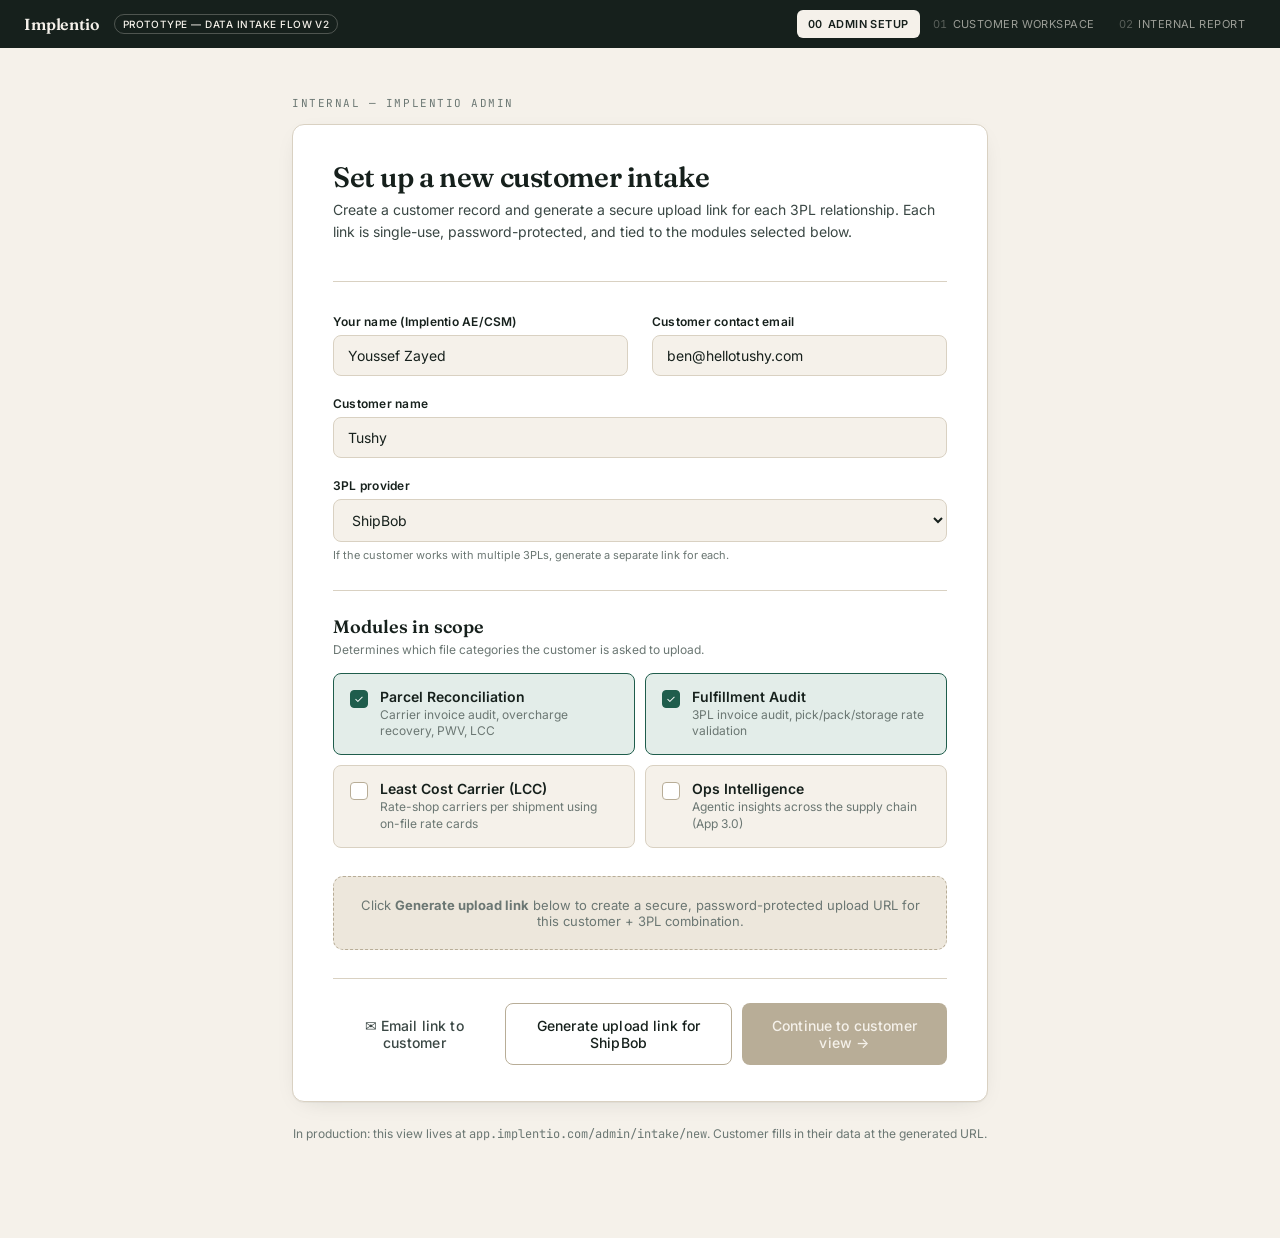
<file: index.html>
<!DOCTYPE html>
<html lang="en">
<head>
<meta charset="UTF-8" />
<meta name="viewport" content="width=device-width, initial-scale=1.0" />
<title>Implentio — Customer Data Intake Prototype v19</title>
<link rel="preconnect" href="https://fonts.googleapis.com">
<link rel="preconnect" href="https://fonts.gstatic.com" crossorigin>
<link href="https://fonts.googleapis.com/css2?family=Fraunces:opsz,wght@9..144,400;9..144,500;9..144,600;9..144,700&family=Inter:wght@400;500;600;700&family=JetBrains+Mono:wght@400;500&display=swap" rel="stylesheet">
<link rel="stylesheet" href="assets/styles.css?v=27" />
</head>
<body>

<!-- ============== DEMO NAV ============== -->
<div class="demo-bar">
  <div class="left">
    <span class="logo">Implentio</span>
    <span class="tag">Prototype — Data Intake Flow v2</span>
  </div>
  <div class="demo-nav-right">
    <div class="steps">
      <button class="step-btn active" data-step="0"><span class="num">00</span>Admin Setup</button>
      <button class="step-btn" data-step="customer"><span class="num">01</span>Customer Workspace</button>
      <button class="step-btn" data-step="3"><span class="num">02</span>Internal Report</button>
    </div>
  </div>
</div>

<!-- ============== CONTEXT STRIP (hidden on admin page) ============== -->
<div class="ctx-strip" id="ctx-strip" style="display: none;">
  <div class="item"><span class="lbl">Customer</span><span class="val" id="ctx-customer">—</span></div>
  <div class="item"><span class="lbl">3PL</span><span class="val" id="ctx-3pl">—</span></div>
  <div class="item"><span class="lbl">Modules</span><span id="ctx-modules"></span></div>
  <div class="item"><span class="lbl">Link ID</span><span class="val mono" id="ctx-linkid">—</span></div>
</div>

<!-- ============== PAGE 0: ADMIN SETUP ============== -->
<div class="page active" id="page-0">
  <div class="admin-wrap">
    <div class="eyebrow" style="margin-bottom: 14px;">Internal — Implentio Admin</div>
    <div class="admin-card">
      <div class="head">
        <h2>Set up a new customer intake</h2>
        <p>Create a customer record and generate a secure upload link for each 3PL relationship. Each link is single-use, password-protected, and tied to the modules selected below.</p>
      </div>

      <div class="form-grid">
        <div class="field">
          <label for="adm-name">Your name (Implentio AE/CSM)</label>
          <input id="adm-name" type="text" value="Youssef Zayed" />
        </div>
        <div class="field">
          <label for="adm-email">Customer contact email</label>
          <input id="adm-email" type="email" value="ben@hellotushy.com" />
        </div>

        <div class="field full">
          <label for="adm-customer">Customer name</label>
          <input id="adm-customer" type="text" value="Tushy" />
        </div>

        <div class="field full">
          <label for="adm-3pl">3PL provider</label>
          <select id="adm-3pl">
            <option>ShipBob</option>
            <option>ShipMonk</option>
            <option>Saddle Creek</option>
            <option>Quiet Logistics</option>
            <option>Radial</option>
            <option>Stord</option>
            <option>Customer self-fulfilled</option>
            <option>Other</option>
          </select>
          <div class="hint">If the customer works with multiple 3PLs, generate a separate link for each.</div>
        </div>
      </div>

      <!-- Modules -->
      <div class="modules-block">
        <h4>Modules in scope</h4>
        <div class="sub">Determines which file categories the customer is asked to upload.</div>
        <div class="modules-grid">
          <div class="module-tile selected" data-module="parcel" onclick="toggleModule(this)">
            <div class="box"><span class="tick">✓</span></div>
            <div class="meta">
              <div class="name">Parcel Reconciliation</div>
              <div class="desc">Carrier invoice audit, overcharge recovery, PWV, LCC</div>
            </div>
          </div>
          <div class="module-tile selected" data-module="fulfillment" onclick="toggleModule(this)">
            <div class="box"><span class="tick">✓</span></div>
            <div class="meta">
              <div class="name">Fulfillment Audit</div>
              <div class="desc">3PL invoice audit, pick/pack/storage rate validation</div>
            </div>
          </div>
          <div class="module-tile" data-module="lcc" onclick="toggleModule(this)">
            <div class="box"><span class="tick">✓</span></div>
            <div class="meta">
              <div class="name">Least Cost Carrier (LCC)</div>
              <div class="desc">Rate-shop carriers per shipment using on-file rate cards</div>
            </div>
          </div>
          <div class="module-tile" data-module="ops" onclick="toggleModule(this)">
            <div class="box"><span class="tick">✓</span></div>
            <div class="meta">
              <div class="name">Ops Intelligence</div>
              <div class="desc">Agentic insights across the supply chain (App 3.0)</div>
            </div>
          </div>
        </div>
      </div>

      <!-- Link generation -->
      <div id="link-pending" class="link-pending">
        Click <strong>Generate upload link</strong> below to create a secure, password-protected upload URL for this customer + 3PL combination.
      </div>

      <div id="link-block" class="link-block" style="display: none;">
        <div class="hdr">
          <div class="ttl">Upload link generated</div>
          <span class="pill ok" style="background: rgba(255,255,255,.12); color: var(--paper);">Active · expires in 14 days</span>
        </div>
        <div class="link-row">
          <span class="url" id="generated-url">https://intake.implentio.com/u/tushy-shipbob-3k9p2x</span>
          <button class="btn sm" onclick="copyLink()">Copy</button>
        </div>
        <div class="pw-row">
          <span>Magic password:</span>
          <span class="pw" id="generated-pw">tushy-rabbit-foxtrot-2614</span>
          <button class="btn sm" style="background: transparent; border: 1px solid rgba(255,255,255,.2); color: var(--paper); padding: 3px 10px;" onclick="regenPw()">↻ Regenerate</button>
        </div>
      </div>

      <div style="display: flex; gap: 10px; justify-content: space-between; align-items: center; margin-top: 28px; padding-top: 24px; border-top: 1px solid var(--line);">
        <button class="btn ghost" onclick="alert('In production: link emailed to ben@hellotushy.com with CC to youssef@implentio.com')">✉ Email link to customer</button>
        <div style="display: flex; gap: 10px;">
          <button class="btn secondary" onclick="generateLink()">Generate upload link for ShipBob</button>
          <button class="btn" id="continue-btn" onclick="goTo(1)" disabled>Continue to customer view →</button>
        </div>
      </div>
    </div>

    <div style="text-align: center; margin-top: 24px; font-size: 12px; color: var(--ink-mute);">
      In production: this view lives at <span class="mono">app.implentio.com/admin/intake/new</span>. Customer fills in their data at the generated URL.
    </div>
  </div>
</div>

<!-- ============== PAGE 1: CUSTOMER WORKSPACE — initial (upload) state ============== -->
<div class="page" id="page-1">
  <div class="container narrow">
    <!-- demo state bar (rendered by customer-workspace.js) so all states stay testable from the upload -->
    <div id="cw-intake-top"></div>
    <div class="upload-header">
      <div class="brand">Implentio</div>
      <div class="cw-intake-eyebrow">Customer Workspace · New intake · No version yet</div>
      <div class="for-line">
        Data intake for <strong id="up-customer">Tushy</strong> × <strong id="up-3pl">ShipBob</strong>
      </div>
      <h1>Let's get your data in.</h1>
      <p class="lede" style="margin: 18px auto 0;">
        Upload the files below so we can review your billing, rate cards, and supporting data for your <strong style="color: var(--ink);"><span id="up-customer-2">Tushy</span> × <span id="up-3pl-2">ShipBob</span></strong> account. Once you submit, we'll review and return with next steps.
      </p>
    </div>

    <!-- Group 1: PARCEL -->
    <div class="upload-group">
      <div class="upload-group-head">
        <div class="num">1</div>
        <h3>Parcel</h3>
        <span class="sub">Carrier data — UPS, FedEx, USPS, DHL, etc.</span>
      </div>
      <div class="upload-group-body">

        <div class="upload-tile" data-type="parcel-rates" data-files='[{"name":"UPS_RateCard_2025_Q2.xlsx","size":"312 KB"},{"name":"FedEx_RateCard_2025.xlsx","size":"298 KB"},{"name":"USPS_RateCard_2025.pdf","size":"241 KB"},{"name":"DHL_eCommerce_Rates_2025.xlsx","size":"189 KB"}]'>
          <div class="icon">PR</div>
          <div class="meta">
            <div class="label">Parcel Rate Cards</div>
            <div class="hint">Carrier rate cards + accessorial schedule (UPS, FedEx, USPS, DHL)</div>
            <div class="file-list"></div>
          </div>
          <div class="status">Choose files</div>
        </div>

        <div class="upload-tile" data-type="parcel-invoices" data-files='[{"name":"UPS_Invoice_W08-W19.csv (×6 weeks)","size":"9,412 shp"},{"name":"FedEx_Invoice_Feb-May_2025.csv (×3 files)","size":"3,128 shp"},{"name":"USPS_PCMiler_Invoice_Apr_2025.csv","size":"2,011 shp"},{"name":"DHL_Invoice_Mar2025.pdf","size":"341 shp"}]'>
          <div class="icon">PI</div>
          <div class="meta">
            <div class="label">Parcel Invoices</div>
            <div class="hint">90 days of carrier billing in CSV, EDI 210, or PDF</div>
            <div class="file-list"></div>
          </div>
          <div class="status">Choose files</div>
        </div>

      </div>
    </div>

    <!-- Group 2: FULFILLMENT -->
    <div class="upload-group">
      <div class="upload-group-head">
        <div class="num">2</div>
        <h3>Fulfillment</h3>
        <span class="sub">3PL warehouse data — pick, pack, storage, receiving</span>
      </div>
      <div class="upload-group-body">

        <div class="upload-tile" data-type="fulfillment-rates" data-files='[{"name":"ShipBob_Fulfillment_Rates_2025.pdf","size":"412 KB"},{"name":"ShipBob_Storage_Rates_2025.xlsx","size":"118 KB"},{"name":"ShipBob_SpecialProjects_SOW.pdf","size":"284 KB"}]'>
          <div class="icon">FR</div>
          <div class="meta">
            <div class="label">Fulfillment Rate Cards</div>
            <div class="hint">3PL pick, pack, receiving, storage, returns, special projects</div>
            <div class="file-list"></div>
          </div>
          <div class="status">Choose files</div>
        </div>

        <div class="upload-tile" data-type="fulfillment-invoices" data-files='[{"name":"ShipBob_Invoice_Feb_2025.pdf","size":"$42,180"},{"name":"ShipBob_Invoice_Mar_2025.pdf","size":"$38,915"},{"name":"ShipBob_Invoice_Apr_2025.pdf","size":"$45,402"},{"name":"ShipBob_Activity_Detail_Q1.csv","size":"18,224 rows"}]'>
          <div class="icon">FI</div>
          <div class="meta">
            <div class="label">Fulfillment Invoices</div>
            <div class="hint">90 days of 3PL invoices + line-item activity detail if available</div>
            <div class="file-list"></div>
          </div>
          <div class="status">Choose files</div>
        </div>

      </div>
    </div>

    <!-- Group 3: COMMON / REFERENCE -->
    <div class="upload-group">
      <div class="upload-group-head">
        <div class="num">3</div>
        <h3>Contracts &amp; Reference</h3>
        <span class="sub">Master data needed across both modules</span>
      </div>
      <div class="upload-group-body">

        <div class="upload-tile" data-type="contract" data-files='[{"name":"ShipBob_MSA_2025_executed.pdf","size":"2.4 MB"}]'>
          <div class="icon">C</div>
          <div class="meta">
            <div class="label">3PL Contract</div>
            <div class="hint">Master services agreement, SOW, addendums</div>
            <div class="file-list"></div>
          </div>
          <div class="status">Choose file</div>
        </div>

        <div class="upload-tile" data-type="product" data-files='[{"name":"product_master_full_v3.csv","size":"1,247 SKUs"}]'>
          <div class="icon">P</div>
          <div class="meta">
            <div class="label">Product Master</div>
            <div class="hint">SKU list with weights &amp; dimensions</div>
            <div class="file-list"></div>
          </div>
          <div class="status">Choose file</div>
        </div>

        <div class="upload-tile" data-type="bundle" data-files='[{"name":"bundle_kit_mapping_2025.xlsx","size":"142 bundles"}]'>
          <div class="icon">B</div>
          <div class="meta">
            <div class="label">Bundle Map</div>
            <div class="hint">Kit / bundle SKU to component mapping</div>
            <div class="file-list"></div>
          </div>
          <div class="status">Choose file</div>
        </div>

        <div class="upload-tile" data-type="other" data-files='[{"name":"packaging_guide_2025.pdf","size":"1.2 MB"},{"name":"3pl_zone_warehouse_map.xlsx","size":"612 KB"}]'>
          <div class="icon">+</div>
          <div class="meta">
            <div class="label">Other Files</div>
            <div class="hint">Anything else useful — packaging specs, zone maps, etc.</div>
            <div class="file-list"></div>
          </div>
          <div class="status">Choose files</div>
        </div>

      </div>
    </div>

    <div class="upload-actions">
      <button class="btn" id="submit-btn" onclick="startUpload()" disabled>
        Submit for review →
      </button>
      <div style="margin-top: 14px; font-size: 12px; color: var(--ink-mute);">
        We'll review and respond within 2 business days. Files are encrypted in transit and at rest.
      </div>
    </div>

    <div style="margin-top: 48px; text-align: center; font-size: 12px; color: var(--ink-mute);">
      Need help? Email <span class="mono">onboarding@implentio.com</span>
      <br><br>
      <button class="btn ghost" onclick="loadAll()">↻ Demo helper: auto-load all files</button>
    </div>
  </div>

  <!-- Hidden file input for real OS file picker -->
  <input type="file" id="real-file-picker" multiple style="display: none;" onchange="handleRealFiles(this)" />
</div>

<!-- ============== PAGE 2: CUSTOMER WORKSPACE (live states 2–5) ============== -->
<div class="page" id="page-2">
  <div class="container narrow">
    <!-- Customer Intake Workspace — state-driven (Under review / Action required / Ready for onboarding).
         Rendered by renderCustomerWorkspace() in assets/js/customer-workspace.js -->
    <div id="cw-root"></div>
  </div>
</div>

<!-- ============== PAGE 3: INTERNAL REPORT (decision workflow + client request bucket) ============== -->
<div class="page" id="page-3">
  <div class="container wide">

    <!-- Combined internal-report header + version / status / metrics -->
    <div class="ir-status ir-combined" id="ir-overview">
      <div class="irc-id">
        <div class="irc-eyebrow">Internal Report · Implentio Ops — Onboarding Workspace</div>
        <h2 class="irc-title"><span id="int-customer">Tushy</span> × <span id="int-3pl">ShipBob</span></h2>
        <div class="irc-sub">ACCT_TUSHY_001 · Onboarding Mgr <span id="int-eng">Youssef Z.</span> · 90-day lookback Feb 19 – May 20, 2026</div>
      </div>
      <div class="irs-top">
        <div class="irs-ver">
          <select id="intake-version" onchange="switchIntake(this)">
            <option value="v4">Version 4 — current</option>
            <option value="v3">Version 3</option>
            <option value="v2">Version 2</option>
            <option value="v1">Version 1</option>
          </select>
          <span class="irs-sub">Submitted <span id="ivm-date">May 21, 2026</span> · <span id="ivm-by">ben@hellotushy.com</span></span>
          <span class="irs-i" title="Customers may upload additional files across onboarding cycles — switch versions to compare progress and verify requested fixes. Version-to-version diff coming soon.">i</span>
          <span class="irc-diff" id="irc-diff">+12 new · −8 resolved · 14 unchanged</span>
        </div>
        <div class="irs-metrics">
          <div class="irs-score"><span class="n warn" id="ov-score">73%</span><span class="l">Overall</span></div>
          <span class="intake-status is-reviewing" id="intake-status">Reviewing</span>
          <button class="btn sm send-close-btn" id="send-close-btn" onclick="openPackageReview()">Review Customer Package</button>
          <button class="btn secondary sm" id="load-update-btn" style="display:none;" onclick="confirmRunNewAnalysis()">Run new analysis →</button>
        </div>
      </div>
      <div class="ir-reqmetrics" id="req-metrics" style="display:none;"></div>
    </div>

    <div class="vtabs" id="vtabs">
      <button class="vtab active" data-vtab="review" onclick="switchVTab('review')">Review</button>
      <button class="vtab" data-vtab="response" onclick="switchVTab('response')">Requests</button>
      <button class="vtab" data-vtab="customer" onclick="switchVTab('customer')">Customer View</button>
      <button class="bucket-toggle" id="bucket-toggle" onclick="toggleBucket()">Hide bucket</button>
    </div>

    <div class="vtab-panel active" id="tab-review">

      <div class="await-banner" id="await-banner" style="display:none;">
        <span class="ab-dot"></span>
        <div class="ab-text"><b>Requests have been sent to the customer.</b> The review is locked while you wait for updated files and responses. Track progress in the <a href="#" onclick="switchVTab('response');return false;">Requests</a> tab.</div>
      </div>

    <div class="ir-layout">

      <!-- ============ LEFT: MAIN REPORT ============ -->
      <div class="ir-main">

        <!-- Version change summary -->
        <div class="ver-summary" id="version-summary" style="display:none;"></div>

        <!-- Intake-level file inventory (file lifecycle / audit trail) -->
        <div class="intake-files">
          <div class="if-head">
            <div class="if-title">Intake Files</div>
            <div class="if-summary" id="if-summary"></div>
          </div>
          <div class="ds-tablewrap">
            <table>
              <thead><tr><th>File name</th><th>Category</th><th>Status</th><th>Introduced</th><th>Relationship</th></tr></thead>
              <tbody id="if-tbody"></tbody>
            </table>
          </div>
        </div>


        <!-- Sticky review progress bar -->
        <div class="arb-card" id="arb-card">
          <div class="arb-left">
            <div class="arb-count"><b id="arb-done">0</b> of <span id="arb-total">9</span> analyses reviewed</div>
            <div class="arb-track"><div class="arb-fill" id="arb-fill"></div></div>
            <div class="arb-legend">
              <span class="alg st-reviewed"><b id="arb-reviewed">0</b> reviewed</span>
              <span class="alg st-waiting"><b id="arb-waiting">0</b> waiting for customer</span>
              <span class="alg st-not"><b id="arb-not">9</b> not reviewed</span>
            </div>
          </div>
          <div class="arb-actions">
            <button class="btn secondary sm demo-btn" onclick="markAllReviewed()">Mark all reviewed (demo)</button>
            <button class="btn secondary sm" onclick="collapseAllCards()">Collapse all</button>
            <button class="btn sm" onclick="jumpToNextUnreviewed()">Jump to next unreviewed ↓</button>
          </div>
        </div>
        <p class="arb-help">Open each analysis and mark it <i>Reviewed</i> once you’ve checked it. Create a client request on any finding that needs customer action — those stay tracked as waiting for the customer. You don’t have to review everything before sending: send the request package whenever you’ve found enough, then continue after the customer responds with a new intake version.</p>

        <!-- ===== GROUP: Rate Cards ===== -->
        <div class="ag-head">
          <div class="ag-name">Rate Cards</div>
          <div class="ag-q">Are the agreed rates complete and current?</div>
        </div>

<div class="acard s-warn open" id="ax-eff" data-weight="18">
          <div class="acard-head">
            <div class="acard-score" onclick="toggleCard(this)"><span class="pct">68%</span><span class="u sev">High</span></div>
            <div class="acard-titles" onclick="toggleCard(this)">
              <div class="t">Rate Card Effective Date Analysis</div>
              <div class="acard-meta">
                <span class="mchip"><span class="k">Findings</span><span class="v">3</span></span>
                <span class="mchip"><span class="k">Requests</span><span class="v" id="rc-eff">0</span></span>
              </div>
            </div>
            <div class="acard-tools">
              <span class="acard-chev" onclick="toggleCard(this)">▾</span>
            </div>
          </div>
          <div class="acard-body">


            <!-- S1: Business impact -->
            <div class="ablock">
              <h5><span class="pin"></span>Business Impact &amp; Overview</h5>
              <div class="bi-grid">
                <div class="bi-block summary"><div class="bi-h">Executive summary</div><p>We checked, for each <b>carrier × service</b> combination, whether a rate card was in effect on every day of the lookback — a single carrier can run several services, each with its own card. UPS SurePost and DHL eCom SmartMail have no card at all, FedEx SmartPost expired, and USPS Priority Mail has a mid-window gap.</p></div>
                <div class="bi-block impact"><div class="bi-h">Business impact</div><p>Without pricing in effect for a given day, charges on that day can’t be validated against what was contracted.</p></div>
                <div class="bi-block risk"><div class="bi-h">Potential risks</div><p>If pricing is missing for a period, we can’t tell whether the customer was overbilled during it.</p></div>
                <div class="bi-block opp"><div class="bi-h">Opportunity <span class="bi-gain">+12%</span></div><p>Filling the date gaps lets us validate every shipment against the rate that was actually in effect.</p></div>
              </div>
              <button class="bi-more" onclick="biMore(this)">+ Show impact &amp; risks</button>
            </div>

            <!-- S2: Data sources -->

            <!-- S3: Findings + viz -->
            <div class="ablock primary">
              <h5><span class="pin"></span>Findings</h5>

              <div class="viz">
                <div class="viz-h"><span class="tag">Viz</span>Coverage over the 90-day lookback — one strip per carrier × service</div>
                <div class="viz-note">Analyzed per <b>carrier × service</b> — a carrier can run several services, each priced by its own card. Overall <b>43% of carrier-service-days covered</b>. Each cell is one day — green = effective card, red = gap.</div>
                <div id="eff-strips" class="daygrid"></div>
                <div class="day-axis"><div></div><div class="ax"><span>Feb 19</span><span>Mar</span><span>Apr</span><span>May 20</span></div><div></div></div>
                <div class="viz-sub-h">Gap list — uncovered ranges per carrier × service</div>
                <div class="ds-tablewrap"><table id="eff-gaps"><thead><tr><th>Carrier</th><th>Service</th><th>Uncovered range</th><th>Days</th><th>Shipments at risk</th></tr></thead><tbody></tbody></table></div>
              </div>

              <div class="finding sev-critical" data-analysis="ax-eff" data-title="Provide UPS SurePost & DHL eCommerce rate cards" data-desc="No effective rate card exists for UPS SurePost (3,341 shipments) or DHL eCom SmartMail (341 shipments) anywhere in the 90-day lookback. Please supply current cards effective across the window so these shipments can be priced." data-prio="high" data-source="No effective card" data-eta="3" data-attach="UPS SurePost + DHL eCommerce rate cards">
                <div class="finding-head"><div class="ftitle">No effective card — UPS SurePost &amp; DHL eCom</div><div class="fimpact">−9% score</div></div>
                <div class="fdesc">Neither <b>UPS SurePost</b> (3,341 shipments) nor <b>DHL eCom SmartMail</b> (341 shipments) has an effective card on any day of the lookback.</div>
                <button class="biz-toggle" onclick="toggleBiz(this)">Show business impact</button>
                <div class="fbiz"><b>Business impact:</b> The two largest coverage gaps — together they block billing validation for ~3,700 shipments.</div>
                <div class="finding-actions">
                  <button class="fa req" onclick="createClientRequest(this)">Create client request</button>
                </div>
              </div>

              <div class="finding sev-medium" data-analysis="ax-eff" data-title="Provide 2026 FedEx SmartPost rate card" data-desc="The FedEx SmartPost card expired 12/31/2025 — there is no effective card after that date for 200 SmartPost shipments. Please supply a 2026 card." data-prio="medium" data-source="Expired SmartPost card" data-eta="5" data-attach="FedEx SmartPost 2026 rate card">
                <div class="finding-head"><div class="ftitle">FedEx SmartPost card expired 12/31/25</div><div class="fimpact">−4% score</div></div>
                <div class="fdesc">The latest SmartPost card ends <b>12/31/2025</b>; 200 shipments fall after expiry with no effective card.</div>
                <button class="biz-toggle" onclick="toggleBiz(this)">Show business impact</button>
                <div class="fbiz"><b>Business impact:</b> SmartPost charges can't be validated until a 2026 card is supplied.</div>
                <div class="finding-actions">
                  <button class="fa req" onclick="createClientRequest(this)">Create client request</button>
                </div>
              </div>

              <div class="finding sev-medium" data-analysis="ax-eff" data-title="Provide USPS Priority Mail card for the mid-window gap" data-desc="USPS Priority Mail has a ~15-day mid-window gap with no effective card (1,488 shipments exposed). Please supply a card covering that window or confirm none applies." data-prio="medium" data-source="USPS effective-date gap" data-eta="5" data-attach="USPS Priority Mail card (mid-window)">
                <div class="finding-head"><div class="ftitle">USPS Priority Mail effective-date gap</div><div class="fimpact">−3% score</div></div>
                <div class="fdesc">A <b>~15-day mid-window gap</b> leaves USPS Priority Mail with no effective card; 1,488 shipments are exposed.</div>
                <button class="biz-toggle" onclick="toggleBiz(this)">Show business impact</button>
                <div class="fbiz"><b>Business impact:</b> Priority Mail charges in that window can't be validated against an effective rate.</div>
                <div class="finding-actions">
                  <button class="fa req" onclick="createClientRequest(this)">Create client request</button>
                </div>
              </div>
              <div class="findings-foot">
                <button class="fa req" onclick="createSectionRequest(this)">Create client request</button>
                <span class="ff-help">Add a request for this analysis that isn’t tied to a single finding.</span>
              </div>
            </div>

            <!-- S4: AI insights -->
            <div class="ablock collapsible collapsed">
              <h5 class="collapse-h" onclick="this.closest('.ablock').classList.toggle('collapsed')"><span class="pin"></span>AI Insights<span class="collapse-chev">▾</span></h5>
              <div class="ai-box">
                <div class="ai-h"><span class="sp">AI</span><span class="t">Recommendations (separate from findings)</span></div>
                <div class="insight-group high"><div class="ig-h"><span class="dot"></span>High priority</div><ul class="insight-list"><li>Request updated DHL eCommerce rate card covering the full lookback.</li><li>Obtain historical FedEx Ground coverage for Feb 12–18.</li><li>Validate service-level mappings before finalizing recon.</li></ul></div>
                <div class="insight-group med"><div class="ig-h"><span class="dot"></span>Medium priority</div><ul class="insight-list"><li>Review duplicate weight rows in the FedEx card.</li><li>Confirm whether SmartPost is still an active service for this account.</li></ul></div>
                <div class="insight-group obs"><div class="ig-h"><span class="dot"></span>Additional observations</div><ul class="insight-list"><li>UPS coverage is complete and clean across the window.</li><li>USPS data quality is acceptable; minor zone-column gaps only.</li></ul></div>
              </div>
            </div>

            <div class="source-data">
              <div class="sd-toggle" onclick="this.parentElement.classList.toggle('open')"><span class="chev">▾</span>Source Data <span class="sd-count">(4 files)</span></div>
              <div class="sd-body">
                <div class="ds-tablewrap"><table>
                  <thead><tr><th>File name</th><th>Role</th></tr></thead>
                  <tbody>
                  <tr><td class="mono">UPS_Rate_Card.xlsx</td><td>Primary rate card source</td></tr>
                  <tr><td class="mono">FedEx_Rate_Card.xlsx</td><td>Rate card validation</td></tr>
                  <tr><td class="mono">USPS_Priority.pdf</td><td>Rate card validation</td></tr>
                  <tr><td class="mono">Invoice_Export_Jan.csv</td><td>Coverage verification</td></tr>
                  </tbody>
                </table></div>
              </div>
            </div>
            <div class="acard-foot">
              <span class="foot-help">Loading review controls…</span>
            </div>
          </div>
        </div>

<div class="acard s-warn" id="ax-comp" data-weight="16">
          <div class="acard-head">
            <div class="acard-score" onclick="toggleCard(this)"><span class="pct">74%</span><span class="u sev">Medium</span></div>
            <div class="acard-titles" onclick="toggleCard(this)">
              <div class="t">Rate Card Comprehensiveness Analysis</div>
              <div class="acard-meta">
                <span class="mchip"><span class="k">Findings</span><span class="v">2</span></span>
                <span class="mchip"><span class="k">Requests</span><span class="v" id="rc-comp">0</span></span>
              </div>
            </div>
            <div class="acard-tools">
              <span class="acard-chev" onclick="toggleCard(this)">▾</span>
            </div>
          </div>
          <div class="acard-body">

            <div class="ablock">
              <h5><span class="pin"></span>Business Impact &amp; Overview</h5>
              <div class="bi-grid">
                <div class="bi-block summary"><div class="bi-h">Executive summary</div><p>We checked whether pricing exists for everything that appears in the invoices. Most combinations are covered; UPS SurePost and DHL SmartMail have no card, and FedEx SmartPost is on a stale 2023 card.</p></div>
                <div class="bi-block impact"><div class="bi-h">Business impact</div><p>If a service is billed but has no matching rate card, those charges can’t be checked at all.</p></div>
                <div class="bi-block risk"><div class="bi-h">Potential risks</div><p>Unpriced services are billed without any validation — a common place for silent overcharges to hide.</p></div>
                <div class="bi-block opp"><div class="bi-h">Opportunity <span class="bi-gain">+9%</span></div><p>Supplying the two missing rate cards extends validation to every service the customer is actually billed for.</p></div>
              </div>
              <button class="bi-more" onclick="biMore(this)">+ Show impact &amp; risks</button>
            </div>


            <div class="ablock primary">
              <h5><span class="pin"></span>Findings</h5>
              <div class="viz">
                <div class="viz-h"><span class="tag">Viz</span>Coverage of invoiced carrier × service — volume by rate-card status</div>
                <div class="viz-sub-h" style="margin-top:0">Shipment volume by status</div>
                <div class="statusbar">
                  <span class="s-ok" style="width:73.9%">OK · 11,010</span>
                  <span class="s-stale" style="width:1.3%">200</span>
                  <span class="s-miss" style="width:24.8%">Missing · 3,682</span>
                </div>
                <div class="legend" style="margin-top:10px"><span class="ok"><span class="dot" style="background:var(--ok)"></span>Current card</span><span class="opt-have"><span class="dot" style="background:var(--warn)"></span>Stale card</span><span class="miss"><span class="dot" style="background:var(--bad)"></span>No card</span></div>
                <div class="ds-tablewrap" style="margin-top:14px"><table>
                  <thead><tr><th>Carrier</th><th>Service level</th><th>In invoices?</th><th>Rate card?</th><th>Status</th></tr></thead>
                  <tbody>
                    <tr><td class="grp-cell" rowspan="4">UPS</td><td>Ground</td><td>Yes (4,812 shp)</td><td>Yes (2026)</td><td><span class="pill ok">OK</span></td></tr>
                    <tr><td>2nd Day Air</td><td>Yes (1,041 shp)</td><td>Yes (2026)</td><td><span class="pill ok">OK</span></td></tr>
                    <tr><td>Next Day Air Saver</td><td>Yes (218 shp)</td><td>Yes (2026)</td><td><span class="pill ok">OK</span></td></tr>
                    <tr class="row-missing"><td>SurePost</td><td>Yes (3,341 shp)</td><td class="rate-flag">Missing</td><td><span class="pill bad">Missing</span></td></tr>
                    <tr><td class="grp-cell" rowspan="3">FedEx</td><td>Ground</td><td>Yes (1,920 shp)</td><td>Yes (2026)</td><td><span class="pill ok">OK</span></td></tr>
                    <tr><td>Home Delivery</td><td>Yes (1,008 shp)</td><td>Yes (2026)</td><td><span class="pill ok">OK</span></td></tr>
                    <tr class="row-stale"><td>SmartPost</td><td>Yes (200 shp)</td><td class="rate-flag">Stale (2023)</td><td><span class="pill warn">Stale</span></td></tr>
                    <tr><td class="grp-cell" rowspan="2">USPS</td><td>Priority Mail</td><td>Yes (1,488 shp)</td><td>Yes (2026)</td><td><span class="pill ok">OK</span></td></tr>
                    <tr><td>Ground Advantage</td><td>Yes (523 shp)</td><td>Yes (2026)</td><td><span class="pill ok">OK</span></td></tr>
                    <tr class="row-missing"><td class="grp-cell">DHL eCom</td><td>SmartMail</td><td>Yes (341 shp)</td><td class="rate-flag">Missing</td><td><span class="pill bad">Missing</span></td></tr>
                    <tr class="divider-row"><td colspan="5">On master carrier list · no rate card · not seen in invoices</td></tr>
                    <tr><td class="grp-cell">OnTrac</td><td>—</td><td>No</td><td>None</td><td><span class="pill neutral">Not billed</span></td></tr>
                    <tr><td class="grp-cell">Zone Jump</td><td>—</td><td>No</td><td>None</td><td><span class="pill neutral">Not billed</span></td></tr>
                    <tr><td class="grp-cell">GLS</td><td>—</td><td>No</td><td>None</td><td><span class="pill neutral">Not billed</span></td></tr>
                  </tbody>
                </table></div>
              </div>

              <div class="finding sev-critical" data-analysis="ax-comp" data-title="Provide UPS SurePost & DHL SmartMail rate cards" data-desc="UPS SurePost (3,341 shipments) and DHL eCom SmartMail (341 shipments) are billed on invoices but have no rate card at all. Please supply both cards so this volume can be priced." data-prio="high" data-source="Carrier not represented" data-eta="3" data-attach="UPS SurePost + DHL SmartMail rate cards">
                <div class="finding-head"><div class="ftitle">UPS SurePost &amp; DHL SmartMail not represented</div><div class="fimpact">−8% score</div></div>
                <div class="fdesc">Both services are billed on invoices but absent from the rate-card set — <b>3,682 shipments</b> can't be priced.</div>
                <button class="biz-toggle" onclick="toggleBiz(this)">Show business impact</button>
                <div class="fbiz"><b>Business impact:</b> A large chunk of invoiced volume can't be validated at all.</div>
                <div class="finding-actions">
                  <button class="fa req" onclick="createClientRequest(this)">Create client request</button>
                </div>
              </div>

              <div class="finding sev-medium" data-analysis="ax-comp" data-title="Replace stale FedEx SmartPost card (2023)" data-desc="FedEx SmartPost is only covered by a stale 2023 card (200 shipments). Please provide the current 2026 card." data-prio="medium" data-source="Stale FedEx card" data-eta="5" data-attach="FedEx SmartPost 2026 card">
                <div class="finding-head"><div class="ftitle">FedEx SmartPost on a stale 2023 card</div><div class="fimpact">−2% score</div></div>
                <div class="fdesc">The only SmartPost card on file is from <b>2023</b>; 200 shipments price against outdated rates.</div>
                <button class="biz-toggle" onclick="toggleBiz(this)">Show business impact</button>
                <div class="fbiz"><b>Business impact:</b> Stale rates produce false validation passes/fails until refreshed.</div>
                <div class="finding-actions">
                  <button class="fa req" onclick="createClientRequest(this)">Create client request</button>
                </div>
              </div>
              <div class="findings-foot">
                <button class="fa req" onclick="createSectionRequest(this)">Create client request</button>
                <span class="ff-help">Add a request for this analysis that isn’t tied to a single finding.</span>
              </div>
            </div>

            <div class="ablock collapsible collapsed">
              <h5 class="collapse-h" onclick="this.closest('.ablock').classList.toggle('collapsed')"><span class="pin"></span>AI Insights<span class="collapse-chev">▾</span></h5>
              <div class="ai-box">
                <div class="ai-h"><span class="sp">AI</span><span class="t">Recommendations (separate from findings)</span></div>
                <div class="insight-group high"><div class="ig-h"><span class="dot"></span>High priority</div><ul class="insight-list"><li>Request the missing DHL SmartMail rate card.</li></ul></div>
                <div class="insight-group med"><div class="ig-h"><span class="dot"></span>Medium priority</div><ul class="insight-list"><li>Confirm the FedEx Economy ↔ SmartPost service-level mapping.</li><li>Confirm the inactive-carrier list against the master reference.</li></ul></div>
                <div class="insight-group obs"><div class="ig-h"><span class="dot"></span>Additional observations</div><ul class="insight-list"><li>9 of 11 billed combinations are fully covered.</li><li>No unexpected carriers appear versus the master list.</li></ul></div>
              </div>
            </div>

            <div class="source-data">
              <div class="sd-toggle" onclick="this.parentElement.classList.toggle('open')"><span class="chev">▾</span>Source Data <span class="sd-count">(4 files)</span></div>
              <div class="sd-body">
                <div class="ds-tablewrap"><table>
                  <thead><tr><th>File name</th><th>Role</th></tr></thead>
                  <tbody>
                  <tr><td class="mono">UPS_Rate_Card.xlsx</td><td>Pricing coverage</td></tr>
                  <tr><td class="mono">FedEx_Rate_Card.xlsx</td><td>Pricing coverage</td></tr>
                  <tr><td class="mono">Master_Carrier_List.csv</td><td>Catalog comparison</td></tr>
                  <tr><td class="mono">Invoice_Export_Jan.csv</td><td>Billed combinations</td></tr>
                  </tbody>
                </table></div>
              </div>
            </div>
            <div class="acard-foot">
              <span class="foot-help">Loading review controls…</span>
            </div>
          </div>
        </div>

<div class="acard s-bad" id="ax-qual" data-weight="14">
          <div class="acard-head">
            <div class="acard-score" onclick="toggleCard(this)"><span class="pct">52%</span><span class="u sev">High</span></div>
            <div class="acard-titles" onclick="toggleCard(this)">
              <div class="t">Rate Card Quality Analysis</div>
              <div class="acard-meta">
                <span class="mchip"><span class="k">Findings</span><span class="v">3</span></span>
                <span class="mchip"><span class="k">Requests</span><span class="v" id="rc-qual">0</span></span>
              </div>
            </div>
            <div class="acard-tools">
              <span class="acard-chev" onclick="toggleCard(this)">▾</span>
            </div>
          </div>
          <div class="acard-body">

            <div class="ablock">
              <h5><span class="pin"></span>Business Impact &amp; Overview</h5>
              <div class="bi-grid">
                <div class="bi-block summary"><div class="bi-h">Executive summary</div><p>We checked whether the rate cards we do have are complete. Several are missing zones, weight ranges, or a stated unit of measure.</p></div>
                <div class="bi-block impact"><div class="bi-h">Business impact</div><p>A rate card missing the billed zone or weight will silently fail to match — looking valid when it isn’t.</p></div>
                <div class="bi-block risk"><div class="bi-h">Potential risks</div><p>Incomplete cards produce false “no discrepancy” results, hiding real overcharges on the affected shipments.</p></div>
                <div class="bi-block opp"><div class="bi-h">Opportunity <span class="bi-gain">+15%</span></div><p>Completing the cards (zones, weights, UOM) turns silent misses into validated charges and lifts confidence sharply.</p></div>
              </div>
              <button class="bi-more" onclick="biMore(this)">+ Show impact &amp; risks</button>
            </div>


            <div class="ablock primary">
              <h5><span class="pin"></span>Findings</h5>

              <div class="viz">
                <div class="viz-h"><span class="tag">Viz</span>Per-card cleanliness scan — weight breaks &amp; UOM across rate cards on file</div>
                <div class="ds-tablewrap"><table id="qual-scan"><thead><tr><th>Rate card</th><th>Zones present</th><th>Weight breaks</th><th>UOM stated?</th><th>Verdict</th></tr></thead><tbody></tbody></table></div>
                <div id="qual-scan-sel" class="scan-sel"></div>
                <div id="qual-scan-detail"></div>
              </div>

              <div class="finding sev-high" data-analysis="ax-qual" data-title="Provide FedEx Ground weight breaks 41–45 lb" data-desc="The FedEx Ground 2026 card has a weight-break gap at 41–45 lb; shipments in that band match no card row. Please extend the card to cover 41–45 lb." data-prio="high" data-source="FedEx weight-break gap" data-eta="3" data-attach="FedEx Ground card with 41–45 lb breaks">
                <div class="finding-head"><div class="ftitle">FedEx Ground weight-break gap (41–45 lb)</div><div class="fimpact">−6% score</div></div>
                <div class="fdesc">The FedEx Ground 2026 card skips the <b>41–45 lb</b> weight band — shipments there match nothing and pass silently.</div>
                <button class="biz-toggle" onclick="toggleBiz(this)">Show business impact</button>
                <div class="fbiz"><b>Business impact:</b> Silent under-coverage; charges appear validated when they aren't.</div>
                <div class="finding-actions">
                  <button class="fa req" onclick="createClientRequest(this)">Create client request</button>
                </div>
              </div>

              <div class="finding sev-medium" data-analysis="ax-qual" data-title="Confirm unit of measure on USPS Priority Mail card" data-desc="The USPS Priority Mail 2026 card mixes flat-rate and per-lb pricing without a clear unit of measure (lb vs oz). Please confirm so weights map correctly." data-prio="medium" data-source="USPS UOM ambiguous" data-eta="5">
                <div class="finding-head"><div class="ftitle">USPS Priority Mail — ambiguous unit of measure</div><div class="fimpact">−3% score</div></div>
                <div class="fdesc">The card mixes flat-rate and per-lb pricing with no declared unit; lb vs oz is ambiguous and risks mis-mapping.</div>
                <button class="biz-toggle" onclick="toggleBiz(this)">Show business impact</button>
                <div class="fbiz"><b>Business impact:</b> A one-line confirmation likely resolves this without a new file.</div>
                <div class="finding-actions">
                  <button class="fa req" onclick="createClientRequest(this)">Create client request</button>
                </div>
              </div>

              <div class="finding sev-low" data-analysis="ax-qual" data-title="Confirm zone 1 is never billed (UPS/FedEx cards)" data-desc="The UPS Ground and FedEx Ground 2026 cards start at zone 2. Please confirm zone 1 is never billed for these services." data-prio="low" data-source="Zone 1 not present" data-eta="10">
                <div class="finding-head"><div class="ftitle">Zone 1 not present on UPS/FedEx 2–8 cards</div><div class="fimpact">informational</div></div>
                <div class="fdesc">Both cards begin at zone 2. No zone-1 lines were billed, but confirm this is expected.</div>
                <button class="biz-toggle" onclick="toggleBiz(this)">Show business impact</button>
                <div class="fbiz"><b>Business impact:</b> Likely a non-issue; confirmation rules out a missing zone-1 tier.</div>
                <div class="finding-actions">
                  <button class="fa req" onclick="createClientRequest(this)">Create client request</button>
                </div>
              </div>
              <div class="findings-foot">
                <button class="fa req" onclick="createSectionRequest(this)">Create client request</button>
                <span class="ff-help">Add a request for this analysis that isn’t tied to a single finding.</span>
              </div>
            </div>

            <div class="ablock collapsible collapsed">
              <h5 class="collapse-h" onclick="this.closest('.ablock').classList.toggle('collapsed')"><span class="pin"></span>AI Insights<span class="collapse-chev">▾</span></h5>
              <div class="ai-box">
                <div class="ai-h"><span class="sp">AI</span><span class="t">Recommendations (separate from findings)</span></div>
                <div class="insight-group high"><div class="ig-h"><span class="dot"></span>High priority</div><ul class="insight-list"><li>Request a complete zone 1–8 SmartPost card.</li><li>Request extended weight breaks for 70–150 lb.</li></ul></div>
                <div class="insight-group med"><div class="ig-h"><span class="dot"></span>Medium priority</div><ul class="insight-list"><li>Confirm the FedEx card's unit of measure (lb).</li></ul></div>
                <div class="insight-group obs"><div class="ig-h"><span class="dot"></span>Additional observations</div><ul class="insight-list"><li>UPS card is complete on zones and weights — use as the quality benchmark.</li><li>Resolving UOM alone is expected to lift this section ~+8%.</li></ul></div>
              </div>
            </div>

            <div class="source-data">
              <div class="sd-toggle" onclick="this.parentElement.classList.toggle('open')"><span class="chev">▾</span>Source Data <span class="sd-count">(3 files)</span></div>
              <div class="sd-body">
                <div class="ds-tablewrap"><table>
                  <thead><tr><th>File name</th><th>Role</th></tr></thead>
                  <tbody>
                  <tr><td class="mono">FedEx_Rate_Card.xlsx</td><td>Completeness check</td></tr>
                  <tr><td class="mono">UPS_Rate_Card.xlsx</td><td>Quality benchmark</td></tr>
                  <tr><td class="mono">Invoice_Export_Jan.csv</td><td>Billed zones / weights reference</td></tr>
                  </tbody>
                </table></div>
              </div>
            </div>
            <div class="acard-foot">
              <span class="foot-help">Loading review controls…</span>
            </div>
          </div>
        </div>

        <!-- ===== GROUP: Invoices / Support Data ===== -->
        <div class="ag-head">
          <div class="ag-name">Invoices / Support Data</div>
          <div class="ag-q">Can we use and trust the invoice data?</div>
        </div>

<div class="acard s-warn" id="ax-join" data-weight="12">
          <div class="acard-head">
            <div class="acard-score" onclick="toggleCard(this)"><span class="pct">77%</span><span class="u sev">High</span></div>
            <div class="acard-titles" onclick="toggleCard(this)">
              <div class="t">Invoice &amp; Support File Join Analysis</div>
              <div class="acard-meta"><span class="mchip"><span class="k">Findings</span><span class="v">2</span></span><span class="mchip"><span class="k">Requests</span><span class="v" id="rc-join">0</span></span></div>
            </div>
            <div class="acard-tools">
              <span class="acard-chev" onclick="toggleCard(this)">▾</span>
            </div>
          </div>
          <div class="acard-body">

            <div class="ablock">
              <h5><span class="pin"></span>Business Impact &amp; Overview</h5>
              <div class="bi-grid">
                <div class="bi-block summary"><div class="bi-h">Executive summary</div><p>We checked whether the invoice and support files can be matched together. About 77% of invoice rows connected; the rest had no shared identifier.</p></div>
                <div class="bi-block impact"><div class="bi-h">Business impact</div><p>Matched rows can be enriched with extra detail like dimensions and service level, which makes the audit far more accurate.</p></div>
                <div class="bi-block risk"><div class="bi-h">Potential risks</div><p>If a quarter of rows can’t be matched, those shipments are audited with less detail — and savings on them may be missed.</p></div>
                <div class="bi-block opp"><div class="bi-h">Opportunity <span class="bi-gain">+8%</span></div><p>A single shared identifier would push the match rate toward 100% and unlock full-detail auditing.</p></div>
              </div>
              <button class="bi-more" onclick="biMore(this)">+ Show impact &amp; risks</button>
            </div>
            <div class="ablock primary">
              <h5><span class="pin"></span>Findings</h5>
              <div class="viz">
                <div class="viz-h"><span class="tag">Viz</span>Join verdict — invoice rows matched to support data</div>
                <div class="verdict-big"><span class="vb-n">96.6%</span><span class="vb-l">matched on <b>tracking_number</b> · 14,386 of 14,892 invoice rows</span></div>
                <div class="join-stack" style="margin:10px 0 8px">
                  <span class="matched" style="width:96.6%">14,386 matched</span>
                  <span class="invonly" style="width:1.8%">506</span>
                  <span class="suponly" style="width:1.6%">372</span>
                </div>
                <div class="join-rows">
                  <span class="join-row">Invoice-only <b>506</b></span>
                  <span class="join-row">Support-only <b>372</b></span>
                  <span class="join-row">Support rows <b>14,758</b></span>
                </div>
                <div class="viz-sub-h">Candidate keys</div>
                <div class="ds-tablewrap"><table>
                  <thead><tr><th>Candidate key</th><th>Uniqueness</th><th>Match rate</th><th>Verdict</th></tr></thead>
                  <tbody>
                    <tr><td class="mono">tracking_number</td><td>99.1%</td><td>96.6%</td><td><span class="pill ok">Chosen</span></td></tr>
                    <tr><td class="mono">order_id</td><td>92.8%</td><td>89.4%</td><td><span class="pill neutral">Split ships</span></td></tr>
                    <tr><td class="mono">invoice_line_id</td><td>100%</td><td>—</td><td><span class="pill neutral">Invoice-only</span></td></tr>
                  </tbody>
                </table></div>
              </div>
              <div class="finding sev-medium" data-analysis="ax-join" data-title="Resolve 506 unmatched invoice rows" data-desc="506 invoice rows (~3.4%) have no matching row in the support file on tracking_number and can’t be enriched. Please provide support records covering these rows." data-prio="medium" data-source="Unmatched invoice rows" data-eta="5" data-attach="Support file covering unmatched rows">
                <div class="finding-head"><div class="ftitle">506 invoice rows can’t match support data</div><div class="fimpact">−5% score</div></div>
                <div class="fdesc">Of 14,892 invoice rows, <b>506 (~3.4%)</b> have no matching tracking_number in the support file and can’t be enriched.</div>
                <button class="biz-toggle" onclick="toggleBiz(this)">Show business impact</button>
                <div class="fbiz"><b>Business impact:</b> Unjoined rows lose dimension and service-level detail, lowering audit precision.</div>
                <div class="finding-actions">
                  <button class="fa req" onclick="createClientRequest(this)">Create client request</button>
                </div>
              </div>
              <div class="finding sev-low" data-analysis="ax-join" data-title="Confirm tracking_number as the join key (split ships)" data-desc="order_id is only 92.8% unique because of split shipments, so tracking_number was chosen as the join key. Please confirm this is correct." data-prio="low" data-source="Join key choice" data-eta="10">
                <div class="finding-head"><div class="ftitle">order_id not unique — tracking_number chosen as key</div><div class="fimpact">informational</div></div>
                <div class="fdesc">order_id repeats across split shipments (92.8% unique), so the join keys on <b>tracking_number</b> (99.1% unique) instead.</div>
                <button class="biz-toggle" onclick="toggleBiz(this)">Show business impact</button>
                <div class="fbiz"><b>Business impact:</b> Confirms the join is keyed correctly so split ships aren’t mis-matched.</div>
                <div class="finding-actions">
                  <button class="fa req" onclick="createClientRequest(this)">Create client request</button>
                </div>
              </div>
              <div class="findings-foot">
                <button class="fa req" onclick="createSectionRequest(this)">Create client request</button>
                <span class="ff-help">Add a request for this analysis that isn’t tied to a single finding.</span>
              </div>
            </div>
            <div class="ablock collapsible collapsed">
              <h5 class="collapse-h" onclick="this.closest('.ablock').classList.toggle('collapsed')"><span class="pin"></span>AI Insights<span class="collapse-chev">▾</span></h5>
              <div class="ai-box">
                <div class="ai-h"><span class="sp">AI</span><span class="t">Recommendations (separate from findings)</span></div>
                <div class="insight-group high"><div class="ig-h"><span class="dot"></span>High priority</div><ul class="insight-list"><li>Request a shared unique identifier (tracking #) on the support file.</li></ul></div>
                <div class="insight-group med"><div class="ig-h"><span class="dot"></span>Medium priority</div><ul class="insight-list"><li>Confirm whether the DHL support file exists and can be supplied.</li></ul></div>
                <div class="insight-group obs"><div class="ig-h"><span class="dot"></span>Additional observations</div><ul class="insight-list"><li>77% join rate is workable for an initial pass; UPS & FedEx join cleanly.</li></ul></div>
              </div>
            </div>
            <div class="source-data">
              <div class="sd-toggle" onclick="this.parentElement.classList.toggle('open')"><span class="chev">▾</span>Source Data <span class="sd-count">(2 files)</span></div>
              <div class="sd-body">
                <div class="ds-tablewrap"><table>
                  <thead><tr><th>File name</th><th>Role</th></tr></thead>
                  <tbody>
                  <tr><td class="mono">Invoice_Export_Jan.csv</td><td>Primary records</td></tr>
                  <tr><td class="mono">Support_File.csv</td><td>Join target</td></tr>
                  </tbody>
                </table></div>
              </div>
            </div>
            <div class="acard-foot">
              <span class="foot-help">Loading review controls…</span>
            </div>
          </div>
        </div>

<div class="acard s-warn" id="ax-time" data-weight="14">
          <div class="acard-head">
            <div class="acard-score" onclick="toggleCard(this)"><span class="pct">71%</span><span class="u sev">High</span></div>
            <div class="acard-titles" onclick="toggleCard(this)">
              <div class="t">Invoice Time-Period Analysis</div>
              <div class="acard-meta"><span class="mchip"><span class="k">Findings</span><span class="v">2</span></span><span class="mchip"><span class="k">Requests</span><span class="v" id="rc-time">0</span></span></div>
            </div>
            <div class="acard-tools">
              <span class="acard-chev" onclick="toggleCard(this)">▾</span>
            </div>
          </div>
          <div class="acard-body">

            <div class="ablock">
              <h5><span class="pin"></span>Business Impact &amp; Overview</h5>
              <div class="bi-grid">
                <div class="bi-block summary"><div class="bi-h">Executive summary</div><p>We checked whether invoices cover every billing period in the 90-day window. One DHL week (Apr 13) is missing; everything else is complete.</p></div>
                <div class="bi-block impact"><div class="bi-h">Business impact</div><p>A missing period means that week of spend is never reviewed, so overcharges in it would go undetected.</p></div>
                <div class="bi-block risk"><div class="bi-h">Potential risks</div><p>Unreviewed periods are a blind spot — billing errors during the missing DHL week would never surface.</p></div>
                <div class="bi-block opp"><div class="bi-h">Opportunity <span class="bi-gain">+10%</span></div><p>Adding the one missing invoice completes the lookback and closes the only gap in time coverage.</p></div>
              </div>
              <button class="bi-more" onclick="biMore(this)">+ Show impact &amp; risks</button>
            </div>
            <div class="ablock primary">
              <h5><span class="pin"></span>Findings</h5>
              <div class="viz">
                <div class="viz-h"><span class="tag">Viz</span>Invoice coverage by billing week — carrier × week (13 weeks, weekly cadence)</div>
                <div class="ds-tablewrap"><table class="hm">
                  <thead><tr><th class="rh"></th><th>W1</th><th>W2</th><th>W3</th><th>W4</th><th>W5</th><th>W6</th><th>W7</th><th>W8</th><th>W9</th><th>W10</th><th>W11</th><th>W12</th><th>W13</th><th>Weeks</th></tr></thead>
                  <tbody>
                    <tr><th class="rh">UPS · Ground</th><td class="y">✓</td><td class="y">✓</td><td class="y">✓</td><td class="y">✓</td><td class="y">✓</td><td class="y">✓</td><td class="y">✓</td><td class="y">✓</td><td class="y">✓</td><td class="y">✓</td><td class="y">✓</td><td class="y">✓</td><td class="y">✓</td><td>13/13</td></tr>
                    <tr><th class="rh">FedEx · Ground</th><td class="y">✓</td><td class="y">✓</td><td class="y">✓</td><td class="y">✓</td><td class="y">✓</td><td class="y">✓</td><td class="y">✓</td><td class="y">✓</td><td class="y">✓</td><td class="y">✓</td><td class="y">✓</td><td class="y">✓</td><td class="y">✓</td><td>13/13</td></tr>
                    <tr><th class="rh">USPS · Priority Mail</th><td class="y">✓</td><td class="y">✓</td><td class="y">✓</td><td class="y">✓</td><td class="y">✓</td><td class="y">✓</td><td class="y">✓</td><td class="y">✓</td><td class="y">✓</td><td class="y">✓</td><td class="y">✓</td><td class="y">✓</td><td class="y">✓</td><td>13/13</td></tr>
                    <tr><th class="rh">DHL eCom · SmartMail</th><td class="y">✓</td><td class="y">✓</td><td class="y">✓</td><td class="y">✓</td><td class="y">✓</td><td class="y">✓</td><td class="y">✓</td><td class="n">✗</td><td class="y">✓</td><td class="y">✓</td><td class="y">✓</td><td class="y">✓</td><td class="y">✓</td><td>12/13</td></tr>
                  </tbody>
                </table></div>
                <div class="viz-note" style="margin:12px 0 0">W8 = week of <b>Apr 13</b> — the only missing invoice across all carriers.</div>
              </div>
              <div class="finding sev-high" data-analysis="ax-time" data-title="Provide missing DHL invoice — week of Apr 13" data-desc="Weekly billing is missing the DHL eCom SmartMail invoice for the week of Apr 13, 2026 (12 of 13 weeks present). Please upload it so the lookback is complete." data-prio="high" data-source="Missing DHL billing week" data-eta="3" data-attach="DHL invoice — week of Apr 13">
                <div class="finding-head"><div class="ftitle">DHL invoice missing — week of Apr 13</div><div class="fimpact">−4% score</div></div>
                <div class="fdesc">Billing is weekly, but no DHL invoice was received for the week of <b>Apr 13, 2026</b> (12 of 13 weeks present).</div>
                <button class="biz-toggle" onclick="toggleBiz(this)">Show business impact</button>
                <div class="fbiz"><b>Business impact:</b> That week of DHL volume can’t be reconciled until the invoice is supplied.</div>
                <div class="finding-actions">
                  <button class="fa req" onclick="createClientRequest(this)">Create client request</button>
                </div>
              </div>
              <div class="finding sev-low" data-analysis="ax-time" data-title="Confirm weekly billing cadence" data-desc="All four carriers bill weekly across the window. Please confirm there are no biweekly/monthly exceptions." data-prio="low" data-source="Billing cadence" data-eta="10">
                <div class="finding-head"><div class="ftitle">Billing cadence confirmed as weekly</div><div class="fimpact">informational</div></div>
                <div class="fdesc">All four carriers bill on a consistent weekly cadence across the window — no biweekly/monthly mixing detected.</div>
                <button class="biz-toggle" onclick="toggleBiz(this)">Show business impact</button>
                <div class="fbiz"><b>Business impact:</b> Confirms the period model used for coverage checks; no action needed.</div>
                <div class="finding-actions">
                  <button class="fa req" onclick="createClientRequest(this)">Create client request</button>
                </div>
              </div>
              <div class="findings-foot">
                <button class="fa req" onclick="createSectionRequest(this)">Create client request</button>
                <span class="ff-help">Add a request for this analysis that isn’t tied to a single finding.</span>
              </div>
            </div>
            <div class="ablock collapsible collapsed">
              <h5 class="collapse-h" onclick="this.closest('.ablock').classList.toggle('collapsed')"><span class="pin"></span>AI Insights<span class="collapse-chev">▾</span></h5>
              <div class="ai-box">
                <div class="ai-h"><span class="sp">AI</span><span class="t">Recommendations (separate from findings)</span></div>
                <div class="insight-group high"><div class="ig-h"><span class="dot"></span>High priority</div><ul class="insight-list"><li>Request the missing DHL invoice for the week of Apr 13.</li></ul></div>
                <div class="insight-group med"><div class="ig-h"><span class="dot"></span>Medium priority</div><ul class="insight-list"><li>Confirm there are no combined/seasonal invoices that change the period model.</li></ul></div>
                <div class="insight-group obs"><div class="ig-h"><span class="dot"></span>Additional observations</div><ul class="insight-list"><li>UPS and FedEx cover all 13 weeks with no gaps.</li></ul></div>
              </div>
            </div>
            <div class="source-data">
              <div class="sd-toggle" onclick="this.parentElement.classList.toggle('open')"><span class="chev">▾</span>Source Data <span class="sd-count">(1 file)</span></div>
              <div class="sd-body">
                <div class="ds-tablewrap"><table>
                  <thead><tr><th>File name</th><th>Role</th></tr></thead>
                  <tbody>
                  <tr><td class="mono">Invoice_Export_Jan.csv</td><td>Billing-period coverage</td></tr>
                  </tbody>
                </table></div>
              </div>
            </div>
            <div class="acard-foot">
              <span class="foot-help">Loading review controls…</span>
            </div>
          </div>
        </div>

<div class="acard s-ok" id="ax-type" data-weight="8">
          <div class="acard-head">
            <div class="acard-score" onclick="toggleCard(this)"><span class="pct">92%</span><span class="u sev">Low</span></div>
            <div class="acard-titles" onclick="toggleCard(this)">
              <div class="t">Invoice Type Analysis</div>
              <div class="acard-meta"><span class="mchip"><span class="k">Findings</span><span class="v">1</span></span><span class="mchip"><span class="k">Requests</span><span class="v" id="rc-type">0</span></span></div>
            </div>
            <div class="acard-tools">
              <span class="acard-chev" onclick="toggleCard(this)">▾</span>
            </div>
          </div>
          <div class="acard-body">

            <div class="ablock">
              <h5><span class="pin"></span>Business Impact &amp; Overview</h5>
              <div class="bi-grid">
                <div class="bi-block summary"><div class="bi-h">Executive summary</div><p>We identified how this customer bills — weekly, on a single combined invoice that mixes parcel and fulfillment, in a wide layout. The structure read cleanly.</p></div>
                <div class="bi-block impact"><div class="bi-h">Business impact</div><p>Reading the file structure correctly tells every other analysis how to interpret the data. Get this wrong and the downstream checks break.</p></div>
                <div class="bi-block risk"><div class="bi-h">Potential risks</div><p>If parcel and fulfillment lines aren’t separated correctly, fulfillment charges could distort the parcel audit.</p></div>
                <div class="bi-block opp"><div class="bi-h">Opportunity <span class="bi-gain">+2%</span></div><p>A confirmed structure lets all other analyses run with high confidence and no manual reinterpretation.</p></div>
              </div>
              <button class="bi-more" onclick="biMore(this)">+ Show impact &amp; risks</button>
            </div>
            <div class="ablock primary">
              <h5><span class="pin"></span>Findings</h5>
              <div class="viz">
                <div class="viz-h"><span class="tag">Viz</span>Invoice profile — detected structure</div>
                <div class="spec">
                  <div class="sk">Frequency</div><div class="sv">Weekly</div><div><span class="pill ok">high conf.</span></div>
                  <div class="sk">Billing type</div><div class="sv">Separate invoice per carrier</div><div><span class="pill ok">high conf.</span></div>
                  <div class="sk">Invoice type</div><div class="sv">Parcel only</div><div><span class="pill warn">med conf.</span></div>
                  <div class="sk">Charge type</div><div class="sv">Standard (full detail)</div><div><span class="pill ok">high conf.</span></div>
                  <div class="sk">Carrier structure</div><div class="sv">VCN (virtual carrier network)</div><div><span class="pill warn">med conf.</span></div>
                  <div class="sk">Layout</div><div class="sv">Wide (Promix-style)</div><div><span class="pill neutral">low conf.</span></div>
                </div>
              </div>
              <div class="finding sev-medium" data-analysis="ax-type" data-title="Confirm canonical carrier names (VCN)" data-desc="The invoice uses a virtual carrier network (VCN) whose carrier labels vary in capitalization. Please confirm the canonical carrier names so VCN labels can be normalized." data-prio="medium" data-source="VCN naming" data-eta="5">
                <div class="finding-head"><div class="ftitle">Carrier structure is a VCN with inconsistent labels</div><div class="fimpact">−2% score</div></div>
                <div class="fdesc">Carriers are billed through a virtual carrier network; the same carrier appears under several capitalizations and must be normalized before reconciliation.</div>
                <button class="biz-toggle" onclick="toggleBiz(this)">Show business impact</button>
                <div class="fbiz"><b>Business impact:</b> Inconsistent VCN labels split one carrier into several, distorting carrier-level audit results.</div>
                <div class="finding-actions">
                  <button class="fa req" onclick="createClientRequest(this)">Create client request</button>
                </div>
              </div>
              <div class="findings-foot">
                <button class="fa req" onclick="createSectionRequest(this)">Create client request</button>
                <span class="ff-help">Add a request for this analysis that isn’t tied to a single finding.</span>
              </div>
            </div>
            <div class="ablock collapsible collapsed">
              <h5 class="collapse-h" onclick="this.closest('.ablock').classList.toggle('collapsed')"><span class="pin"></span>AI Insights<span class="collapse-chev">▾</span></h5>
              <div class="ai-box">
                <div class="ai-h"><span class="sp">AI</span><span class="t">Recommendations (separate from findings)</span></div>
                <div class="insight-group high"><div class="ig-h"><span class="dot"></span>High priority</div><ul class="insight-list"><li>No high-priority actions — structure is well understood.</li></ul></div>
                <div class="insight-group med"><div class="ig-h"><span class="dot"></span>Medium priority</div><ul class="insight-list"><li>Confirm the parcel-vs-fulfillment line indicator before recon.</li></ul></div>
                <div class="insight-group obs"><div class="ig-h"><span class="dot"></span>Additional observations</div><ul class="insight-list"><li>Wide (Promix-style) layout parsed without issues; standard (non-VCN) carrier structure.</li></ul></div>
              </div>
            </div>
            <div class="source-data">
              <div class="sd-toggle" onclick="this.parentElement.classList.toggle('open')"><span class="chev">▾</span>Source Data <span class="sd-count">(2 files)</span></div>
              <div class="sd-body">
                <div class="ds-tablewrap"><table>
                  <thead><tr><th>File name</th><th>Role</th></tr></thead>
                  <tbody>
                  <tr><td class="mono">Invoice_Export_Jan.csv</td><td>Structure detection source</td></tr>
                  <tr><td class="mono">Support_File.csv</td><td>Secondary structure reference</td></tr>
                  </tbody>
                </table></div>
              </div>
            </div>
            <div class="acard-foot">
              <span class="foot-help">Loading review controls…</span>
            </div>
          </div>
        </div>

<div class="acard s-warn" id="ax-field" data-weight="12">
          <div class="acard-head">
            <div class="acard-score" onclick="toggleCard(this)"><span class="pct">80%</span><span class="u sev">Medium</span></div>
            <div class="acard-titles" onclick="toggleCard(this)">
              <div class="t">Invoice Field Analysis</div>
              <div class="acard-meta"><span class="mchip"><span class="k">Findings</span><span class="v">2</span></span><span class="mchip"><span class="k">Requests</span><span class="v" id="rc-field">0</span></span></div>
            </div>
            <div class="acard-tools">
              <span class="acard-chev" onclick="toggleCard(this)">▾</span>
            </div>
          </div>
          <div class="acard-body">

            <div class="ablock">
              <h5><span class="pin"></span>Business Impact &amp; Overview</h5>
              <div class="bi-grid">
                <div class="bi-block summary"><div class="bi-h">Executive summary</div><p>We checked whether the fields needed for auditing are present and correctly identified. 8 of 9 required fields mapped cleanly; service level is missing.</p></div>
                <div class="bi-block impact"><div class="bi-h">Business impact</div><p>Without the required fields, charges can’t be matched to the right rate, so the audit can’t be completed.</p></div>
                <div class="bi-block risk"><div class="bi-h">Potential risks</div><p>A missing service-level field means we can’t confirm the customer was billed the correct rate for each shipment.</p></div>
                <div class="bi-block opp"><div class="bi-h">Opportunity <span class="bi-gain">+9%</span></div><p>Mapping one field completes the required set and makes three optional fields available for richer analysis.</p></div>
              </div>
              <button class="bi-more" onclick="biMore(this)">+ Show impact &amp; risks</button>
            </div>
            <div class="ablock primary">
              <h5><span class="pin"></span>Findings</h5>
              <div class="viz">
                <div class="viz-h"><span class="tag">Viz</span>Field mapping — Implentio field → customer column, by importance</div>
                <div class="ds-tablewrap"><table>
                  <thead><tr><th>Implentio field</th><th>Customer field</th><th>Status</th><th class="map-cell">Mapping</th></tr></thead>
                  <tbody>
                    <tr class="map-grp"><td colspan="4">Required · recon can't run without these</td></tr>
                    <tr><td class="mono">tracking_number</td><td>Tracking Number</td><td><span class="pill ok">Available</span></td><td class="map-cell"><span class="remap" onclick="if(window.showToast)showToast('Field mapping is simulated in this prototype')">↻ Remap</span></td></tr>
                    <tr><td class="mono">carrier</td><td>Carrier</td><td><span class="pill ok">Available</span></td><td class="map-cell"><span class="remap" onclick="if(window.showToast)showToast('Field mapping is simulated in this prototype')">↻ Remap</span></td></tr>
                    <tr><td class="mono">service_level</td><td>Service</td><td><span class="pill ok">Available</span></td><td class="map-cell"><span class="remap" onclick="if(window.showToast)showToast('Field mapping is simulated in this prototype')">↻ Remap</span></td></tr>
                    <tr><td class="mono">ship_date</td><td>Ship Date</td><td><span class="pill ok">Available</span></td><td class="map-cell"><span class="remap" onclick="if(window.showToast)showToast('Field mapping is simulated in this prototype')">↻ Remap</span></td></tr>
                    <tr><td class="mono">zone</td><td>Zone</td><td><span class="pill ok">Available</span></td><td class="map-cell"><span class="remap" onclick="if(window.showToast)showToast('Field mapping is simulated in this prototype')">↻ Remap</span></td></tr>
                    <tr><td class="mono">billed_weight</td><td>Bill Wt</td><td><span class="pill ok">Available</span></td><td class="map-cell"><span class="remap" onclick="if(window.showToast)showToast('Field mapping is simulated in this prototype')">↻ Remap</span></td></tr>
                    <tr><td class="mono">base_rate</td><td>Base Charge</td><td><span class="pill ok">Available</span></td><td class="map-cell"><span class="remap" onclick="if(window.showToast)showToast('Field mapping is simulated in this prototype')">↻ Remap</span></td></tr>
                    <tr><td class="mono">fuel_surcharge</td><td>Fuel Surcharge</td><td><span class="pill ok">Available</span></td><td class="map-cell"><span class="remap" onclick="if(window.showToast)showToast('Field mapping is simulated in this prototype')">↻ Remap</span></td></tr>
                    <tr><td class="mono">net_charge</td><td>Net Amount</td><td><span class="pill ok">Available</span></td><td class="map-cell"><span class="remap" onclick="if(window.showToast)showToast('Field mapping is simulated in this prototype')">↻ Remap</span></td></tr>
                    <tr class="maprow-missing"><td class="mono">destination_zip</td><td class="mcust-miss">— not in invoice</td><td><span class="pill bad">Missing</span></td><td class="map-cell"><button class="map-btn" onclick="if(window.showToast)showToast('Field mapping is simulated in this prototype')">+ Map</button></td></tr>
                    <tr class="map-grp"><td colspan="4">Strongly preferred · needed for full audits</td></tr>
                    <tr><td class="mono">origin_zip</td><td>Origin Zip</td><td><span class="pill ok">Available</span></td><td class="map-cell"><span class="remap" onclick="if(window.showToast)showToast('Field mapping is simulated in this prototype')">↻ Remap</span></td></tr>
                    <tr><td class="mono">accessorial_charges</td><td>Accessorial Total</td><td><span class="pill ok">Available</span></td><td class="map-cell"><span class="remap" onclick="if(window.showToast)showToast('Field mapping is simulated in this prototype')">↻ Remap</span></td></tr>
                    <tr class="maprow-missing"><td class="mono">dim_weight</td><td class="mcust-miss">— not in invoice</td><td><span class="pill bad">Missing</span></td><td class="map-cell"><button class="map-btn" onclick="if(window.showToast)showToast('Field mapping is simulated in this prototype')">+ Map</button></td></tr>
                    <tr class="maprow-missing"><td class="mono">package_dims</td><td class="mcust-miss">— not in invoice</td><td><span class="pill bad">Missing</span></td><td class="map-cell"><button class="map-btn" onclick="if(window.showToast)showToast('Field mapping is simulated in this prototype')">+ Map</button></td></tr>
                    <tr class="map-grp"><td colspan="4">Optional · nice to have</td></tr>
                    <tr><td class="mono">customer_ref</td><td>Customer Ref</td><td><span class="pill ok">Available</span></td><td class="map-cell"><span class="remap" onclick="if(window.showToast)showToast('Field mapping is simulated in this prototype')">↻ Remap</span></td></tr>
                    <tr class="maprow-missing"><td class="mono">residential_flag</td><td class="mcust-miss">— not in invoice</td><td><span class="pill bad">Missing</span></td><td class="map-cell"><button class="map-btn" onclick="if(window.showToast)showToast('Field mapping is simulated in this prototype')">+ Map</button></td></tr>
                  </tbody>
                </table></div>
                <div class="viz-note" style="margin:12px 0 0">Unmapped customer columns available to capture: <span class="mono">entry_facility · sort_code · manifest_id · pickup_date · ref_2</span></div>
              </div>
              <div class="finding sev-high" data-analysis="ax-field" data-title="Map or provide destination_zip (and dimensional fields)" data-desc="Required field destination_zip is not in the invoice; dim_weight, package_dims and residential_flag are also missing. Either map existing columns or add them to the export — they block DAS/EAS, dimensional-weight and residential audits." data-prio="high" data-source="Required field missing" data-eta="5" data-attach="Invoice export with destination_zip + dim fields">
                <div class="finding-head"><div class="ftitle">Required field ‘destination_zip’ not in invoice</div><div class="fimpact">−7% score</div></div>
                <div class="fdesc">destination_zip is required but absent; dim_weight, package_dims and residential_flag are missing too — blocking DAS/EAS, dim-weight and residential audits.</div>
                <button class="biz-toggle" onclick="toggleBiz(this)">Show business impact</button>
                <div class="fbiz"><b>Business impact:</b> Without these fields, several cost drivers can’t be validated at all.</div>
                <div class="finding-actions">
                  <button class="fa req" onclick="createClientRequest(this)">Create client request</button>
                </div>
              </div>
              <div class="finding sev-low" data-analysis="ax-field" data-title="Confirm optional columns to capture" data-desc="Five unmapped customer columns are available (entry_facility, sort_code, manifest_id, pickup_date, ref_2). Confirm which to capture." data-prio="low" data-source="Optional fields available" data-eta="10">
                <div class="finding-head"><div class="ftitle">5 unmapped columns available to capture</div><div class="fimpact">opportunity</div></div>
                <div class="fdesc">entry_facility, sort_code, manifest_id, pickup_date and ref_2 are present in the export and could enrich reconciliation.</div>
                <button class="biz-toggle" onclick="toggleBiz(this)">Show business impact</button>
                <div class="fbiz"><b>Business impact:</b> Optional, but capturing them improves downstream confidence.</div>
                <div class="finding-actions">
                  <button class="fa req" onclick="createClientRequest(this)">Create client request</button>
                </div>
              </div>
              <div class="findings-foot">
                <button class="fa req" onclick="createSectionRequest(this)">Create client request</button>
                <span class="ff-help">Add a request for this analysis that isn’t tied to a single finding.</span>
              </div>
            </div>
            <div class="ablock collapsible collapsed">
              <h5 class="collapse-h" onclick="this.closest('.ablock').classList.toggle('collapsed')"><span class="pin"></span>AI Insights<span class="collapse-chev">▾</span></h5>
              <div class="ai-box">
                <div class="ai-h"><span class="sp">AI</span><span class="t">Recommendations (separate from findings)</span></div>
                <div class="insight-group high"><div class="ig-h"><span class="dot"></span>High priority</div><ul class="insight-list"><li>Map or request the required service-level field.</li></ul></div>
                <div class="insight-group med"><div class="ig-h"><span class="dot"></span>Medium priority</div><ul class="insight-list"><li>Decide whether to capture the 3 available optional fields.</li></ul></div>
                <div class="insight-group obs"><div class="ig-h"><span class="dot"></span>Additional observations</div><ul class="insight-list"><li>All strongly-preferred fields are present; mapping quality is otherwise high.</li></ul></div>
              </div>
            </div>
            <div class="source-data">
              <div class="sd-toggle" onclick="this.parentElement.classList.toggle('open')"><span class="chev">▾</span>Source Data <span class="sd-count">(1 file)</span></div>
              <div class="sd-body">
                <div class="ds-tablewrap"><table>
                  <thead><tr><th>File name</th><th>Role</th></tr></thead>
                  <tbody>
                  <tr><td class="mono">Invoice_Export_Jan.csv</td><td>Field mapping source</td></tr>
                  </tbody>
                </table></div>
              </div>
            </div>
            <div class="acard-foot">
              <span class="foot-help">Loading review controls…</span>
            </div>
          </div>
        </div>

<div class="acard s-bad" id="ax-dq" data-weight="16">
          <div class="acard-head">
            <div class="acard-score" onclick="toggleCard(this)"><span class="pct">62%</span><span class="u sev">High</span></div>
            <div class="acard-titles" onclick="toggleCard(this)">
              <div class="t">Invoice Data Quality Analysis</div>
              <div class="acard-meta"><span class="mchip"><span class="k">Findings</span><span class="v">4</span></span><span class="mchip"><span class="k">Requests</span><span class="v" id="rc-dq">0</span></span></div>
            </div>
            <div class="acard-tools">
              <span class="acard-chev" onclick="toggleCard(this)">▾</span>
            </div>
          </div>
          <div class="acard-body">

            <div class="ablock">
              <h5><span class="pin"></span>Business Impact &amp; Overview</h5>
              <div class="bi-grid">
                <div class="bi-block summary"><div class="bi-h">Executive summary</div><p>We checked whether the values inside the files are trustworthy. Roughly 10% of rows are missing a carrier, and many tracking numbers are malformed.</p></div>
                <div class="bi-block impact"><div class="bi-h">Business impact</div><p>Even with the right fields, bad values break matching and pricing — the audit is only as good as the data inside.</p></div>
                <div class="bi-block risk"><div class="bi-h">Potential risks</div><p>Blank carriers and broken tracking numbers cause shipments to silently drop out of the audit, understating findings.</p></div>
                <div class="bi-block opp"><div class="bi-h">Opportunity <span class="bi-gain">+14%</span></div><p>A clean re-export restores ~10% of volume to the audit and makes joins to the support data reliable.</p></div>
              </div>
              <button class="bi-more" onclick="biMore(this)">+ Show impact &amp; risks</button>
            </div>
            <div class="ablock primary">
              <h5><span class="pin"></span>Findings</h5>
              <div class="viz">
                <div class="viz-h"><span class="tag">Viz</span>Quality scan — 14,892 rows</div>
                <div class="ds-tablewrap"><table>
                  <thead><tr><th>Issue</th><th>Affected rows</th><th>Good vs affected</th><th>Severity</th></tr></thead>
                  <tbody>
                    <tr><td>VCN inconsistency (varied capitalization)</td><td>1,840 (12.4%)</td><td><div class="qbar"><i style="width:12.4%"></i></div></td><td><span class="pill warn">Med</span></td></tr>
                    <tr class="qs-high"><td><span class="mono">service_level</span> not in standard list ("GRD")</td><td>312 (2.1%)</td><td><div class="qbar"><i style="width:2.1%"></i></div></td><td><span class="pill bad">High</span></td></tr>
                    <tr class="qs-high"><td>Negative <span class="mono">net_charge</span> (credits un-matched)</td><td>211 (1.4%)</td><td><div class="qbar"><i style="width:1.4%"></i></div></td><td><span class="pill bad">High</span></td></tr>
                    <tr><td>Missing <span class="mono">billed_weight</span></td><td>147 (1.0%)</td><td><div class="qbar"><i style="width:1%"></i></div></td><td><span class="pill warn">Med</span></td></tr>
                    <tr><td><span class="mono">zone</span> = "—" / null</td><td>32 (0.2%)</td><td><div class="qbar"><i style="width:0.4%"></i></div></td><td><span class="pill warn">Med</span></td></tr>
                    <tr><td>Duplicate <span class="mono">tracking_number</span></td><td>18 (0.1%)</td><td><div class="qbar"><i style="width:0.3%"></i></div></td><td><span class="pill warn">Med</span></td></tr>
                  </tbody>
                </table></div>
                <div class="viz-sub-h">Unique identifiers &amp; split-ship</div>
                <div class="qs-tiles">
                  <div class="qs-tile"><div class="tv">99.1%</div><div class="tn">Rows with tracking</div></div>
                  <div class="qs-tile"><div class="tv">7.2%</div><div class="tn">Split-ship rate</div></div>
                  <div class="qs-tile"><div class="tv">18</div><div class="tn">Dup tracking</div></div>
                  <div class="qs-tile"><div class="tv">211</div><div class="tn">Credit lines</div></div>
                </div>
                <div class="viz-note" style="margin:12px 0 0">Bar = affected (red) vs good (green) share of all 14,892 rows. Split-ship = same <span class="mono">order_id</span> across multiple package rows; recon de-dupes at order level.</div>
              </div>
              <div class="finding sev-high" data-analysis="ax-dq" data-title="Re-match or explain negative net_charge credits" data-desc="211 rows (1.4%) carry a negative net_charge (credits) that don't match a prior charge. Please confirm how these credits should be reconciled." data-prio="high" data-source="Unmatched credits" data-eta="5">
                <div class="finding-head"><div class="ftitle">Negative net_charge / un-matched credits</div><div class="fimpact">−5% score</div></div>
                <div class="fdesc">211 rows carry a negative <b>net_charge</b> (credits) with no matching prior charge — they distort totals until reconciled.</div>
                <button class="biz-toggle" onclick="toggleBiz(this)">Show business impact</button>
                <div class="fbiz"><b>Business impact:</b> Unmatched credits over- or under-state spend in the audit.</div>
                <div class="finding-actions">
                  <button class="fa req" onclick="createClientRequest(this)">Create client request</button>
                </div>
              </div>
              <div class="finding sev-high" data-analysis="ax-dq" data-title="Standardize non-standard service_level values" data-desc="312 rows (2.1%) use service-level codes outside the standard list (e.g. \"GRD\"). Please re-export with standard service-level names." data-prio="high" data-source="Non-standard service level" data-eta="3" data-attach="Re-exported invoice (standard service levels)">
                <div class="finding-head"><div class="ftitle">service_level not in the standard list</div><div class="fimpact">−4% score</div></div>
                <div class="fdesc">312 rows use non-standard codes (e.g. <b>"GRD"</b>) that don’t map to a known service level, blocking rate lookup.</div>
                <button class="biz-toggle" onclick="toggleBiz(this)">Show business impact</button>
                <div class="fbiz"><b>Business impact:</b> Non-standard service levels can’t be priced against the correct card.</div>
                <div class="finding-actions">
                  <button class="fa req" onclick="createClientRequest(this)">Create client request</button>
                </div>
              </div>
              <div class="finding sev-medium" data-analysis="ax-dq" data-title="Normalize VCN carrier capitalization" data-desc="1,840 rows (12.4%) vary in carrier-name capitalization under the VCN. Please provide a canonical carrier mapping or a normalized re-export." data-prio="medium" data-source="VCN inconsistency" data-eta="5">
                <div class="finding-head"><div class="ftitle">VCN carrier-name capitalization inconsistency</div><div class="fimpact">−2% score</div></div>
                <div class="fdesc">1,840 rows vary in how the same carrier is capitalized, splitting one carrier into several in aggregates.</div>
                <button class="biz-toggle" onclick="toggleBiz(this)">Show business impact</button>
                <div class="fbiz"><b>Business impact:</b> Carrier-level totals are wrong until labels are normalized (ties to the Invoice Type VCN finding).</div>
                <div class="finding-actions">
                  <button class="fa req" onclick="createClientRequest(this)">Create client request</button>
                </div>
              </div>
              <div class="finding sev-low" data-analysis="ax-dq" data-title="Confirm minor field gaps" data-desc="Missing billed_weight (147 rows), null zone (32 rows) and duplicate tracking_number (18 rows) each affect under 1% of rows. Please confirm how to handle them." data-prio="low" data-source="Minor field gaps" data-eta="10">
                <div class="finding-head"><div class="ftitle">Minor field gaps (&lt;1% each)</div><div class="fimpact">−1% score</div></div>
                <div class="fdesc">Missing <b>billed_weight</b> (147), null <b>zone</b> (32) and duplicate <b>tracking_number</b> (18) are small but should be confirmed.</div>
                <button class="biz-toggle" onclick="toggleBiz(this)">Show business impact</button>
                <div class="fbiz"><b>Business impact:</b> Low volume, but each blocks the affected rows from reconciling.</div>
                <div class="finding-actions">
                  <button class="fa req" onclick="createClientRequest(this)">Create client request</button>
                </div>
              </div>
              <div class="findings-foot">
                <button class="fa req" onclick="createSectionRequest(this)">Create client request</button>
                <span class="ff-help">Add a request for this analysis that isn’t tied to a single finding.</span>
              </div>
            </div>
            <div class="ablock collapsible collapsed">
              <h5 class="collapse-h" onclick="this.closest('.ablock').classList.toggle('collapsed')"><span class="pin"></span>AI Insights<span class="collapse-chev">▾</span></h5>
              <div class="ai-box">
                <div class="ai-h"><span class="sp">AI</span><span class="t">Recommendations (separate from findings)</span></div>
                <div class="insight-group high"><div class="ig-h"><span class="dot"></span>High priority</div><ul class="insight-list"><li>Request a clean re-export with carrier populated and tracking numbers as text.</li></ul></div>
                <div class="insight-group med"><div class="ig-h"><span class="dot"></span>Medium priority</div><ul class="insight-list"><li>Confirm split-ship handling for duplicate order numbers.</li></ul></div>
                <div class="insight-group obs"><div class="ig-h"><span class="dot"></span>Additional observations</div><ul class="insight-list"><li>Credits under $5 are a minor scope question, not a blocker.</li></ul></div>
              </div>
            </div>
            <div class="source-data">
              <div class="sd-toggle" onclick="this.parentElement.classList.toggle('open')"><span class="chev">▾</span>Source Data <span class="sd-count">(2 files)</span></div>
              <div class="sd-body">
                <div class="ds-tablewrap"><table>
                  <thead><tr><th>File name</th><th>Role</th></tr></thead>
                  <tbody>
                  <tr><td class="mono">Invoice_Export_Jan.csv</td><td>Primary data source</td></tr>
                  <tr><td class="mono">Support_File.csv</td><td>Cross-check source</td></tr>
                  </tbody>
                </table></div>
              </div>
            </div>
            <div class="acard-foot">
              <span class="foot-help">Loading review controls…</span>
            </div>
          </div>
        </div>

        <!-- ===== GROUP: AI Analysis ===== -->
        <div class="ag-head">
          <div class="ag-name">AI Analysis</div>
          <div class="ag-q">Where should we focus first?</div>
        </div>

<div class="acard s-ai" id="ax-ai" data-weight="0">
          <div class="acard-head">
            <div class="acard-score" onclick="toggleCard(this)"><span class="pct" style="font-size:13px">AI</span><span class="u sev">Insight</span></div>
            <div class="acard-titles" onclick="toggleCard(this)">
              <div class="t">AI / Claude Analysis</div>
              <div class="acard-meta"><span class="mchip"><span class="k">Findings</span><span class="v">3</span></span><span class="mchip"><span class="k">Requests</span><span class="v" id="rc-ai">0</span></span></div>
            </div>
            <div class="acard-tools">
              <span class="acard-chev" onclick="toggleCard(this)">▾</span>
            </div>
          </div>
          <div class="acard-body">

            <div class="ablock">
              <h5><span class="pin"></span>Business Impact &amp; Overview</h5>
              <div class="bi-grid">
                <div class="bi-block summary"><div class="bi-h">Executive summary</div><p>An open-ended pass across all eight analyses to surface shared root causes and the highest-leverage fixes.</p></div>
                <div class="bi-block impact"><div class="bi-h">Business impact</div><p>Turns eight separate checks into one short, prioritized action plan for the manager.</p></div>
                <div class="bi-block risk"><div class="bi-h">Potential risks</div><p>Acting on findings one-by-one wastes effort — the same client request often resolves issues in several analyses at once.</p></div>
                <div class="bi-block opp"><div class="bi-h">Opportunity <span class="bi-gain">+15%</span></div><p>Two consolidated requests (DHL bundle + clean re-export) are projected to lift the whole intake to ~88%.</p></div>
              </div>
              <button class="bi-more" onclick="biMore(this)">+ Show impact &amp; risks</button>
            </div>
            <div class="ablock primary">
              <h5><span class="pin"></span>Findings</h5>
              <div class="viz">
                <div class="viz-h"><span class="tag">AI</span>Unstructured cross-analysis review</div>
                <div class="ai-narrative">Across all eight structured analyses, <b>two root causes</b> drive most of the score loss. First, two <b>missing rate cards</b> — UPS SurePost (3,341 shipments) and DHL eCom SmartMail (341 shipments) — plus the <b>missing DHL invoice for the week of Apr 13</b> cascade into the Effective Date, Comprehensiveness and Time-Period analyses. Second, a <b>VCN capitalization inconsistency</b> (1,840 rows) and <b>non-standard service_level values</b> (312 rows) lower both the Invoice Type and Data Quality scores. Resolving these two themes is projected to lift the overall intake from <b>73%</b> to roughly <b>88%</b>. No anomalies were found suggesting data tampering or carrier misclassification.</div>
              </div>
              <div class="finding sev-high" data-analysis="ax-ai" data-title="Bundle the missing rate cards + DHL invoice into one request" data-desc="UPS SurePost and DHL SmartMail have no rate card, and the DHL invoice for the week of Apr 13 is missing — these drive low scores across Effective Date, Comprehensiveness and Time-Period. Request all three together." data-prio="high" data-source="Cross-analysis: missing cards" data-eta="3" data-attach="UPS SurePost + DHL cards + Apr-13 invoice">
                <div class="finding-head"><div class="ftitle">Missing cards are the dominant blocker across the intake</div><div class="fimpact">spans 3 analyses</div></div>
                <div class="fdesc">The two missing rate cards and the Apr-13 DHL invoice appear in Effective Date, Comprehensiveness and Time-Period — a few items drive multiple low scores.</div>
                <button class="biz-toggle" onclick="toggleBiz(this)">Show business impact</button>
                <div class="fbiz"><b>Business impact:</b> One consolidated request (two cards + one invoice) resolves issues in three analyses at once.</div>
                <div class="finding-actions">
                  <button class="fa req" onclick="createClientRequest(this)">Create client request</button>
                </div>
              </div>
              <div class="finding sev-high" data-analysis="ax-ai" data-title="One standardized re-export fixes naming across analyses" data-desc="Normalizing VCN carrier capitalization (1,840 rows) and non-standard service_level values (312 rows) clears findings in both Invoice Type and Data Quality. Request one corrected export." data-prio="high" data-source="Cross-analysis: naming" data-eta="3">
                <div class="finding-head"><div class="ftitle">VCN + service_level naming cascades into Type + Data Quality</div><div class="fimpact">spans 2 analyses</div></div>
                <div class="fdesc">Inconsistent VCN capitalization and non-standard service levels lower both the Invoice Type and Data Quality scores.</div>
                <button class="biz-toggle" onclick="toggleBiz(this)">Show business impact</button>
                <div class="fbiz"><b>Business impact:</b> One standardized re-export improves two analyses simultaneously.</div>
                <div class="finding-actions">
                  <button class="fa req" onclick="createClientRequest(this)">Create client request</button>
                </div>
              </div>
              <div class="finding sev-low" data-analysis="ax-ai" data-title="Track projected score after fixes" data-desc="No customer action needed — internal note that the two consolidated fixes are projected to lift the score to ~88%." data-prio="low" data-source="Cross-analysis: projection" data-eta="10">
                <div class="finding-head"><div class="ftitle">Projected +15% from two consolidated fixes</div><div class="fimpact">opportunity</div></div>
                <div class="fdesc">If the missing-cards bundle and the standardized re-export are completed, projected overall score rises ~73% → ~88%.</div>
                <button class="biz-toggle" onclick="toggleBiz(this)">Show business impact</button>
                <div class="fbiz"><b>Business impact:</b> Helps prioritize which client requests unblock onboarding fastest.</div>
                <div class="finding-actions">
                  <button class="fa req" onclick="createClientRequest(this)">Create client request</button>
                </div>
              </div>
              <div class="findings-foot">
                <button class="fa req" onclick="createSectionRequest(this)">Create client request</button>
                <span class="ff-help">Add a request for this analysis that isn’t tied to a single finding.</span>
              </div>
            </div>
            <div class="ablock collapsible collapsed">
              <h5 class="collapse-h" onclick="this.closest('.ablock').classList.toggle('collapsed')"><span class="pin"></span>AI Insights<span class="collapse-chev">▾</span></h5>
              <div class="ai-box">
                <div class="ai-h"><span class="sp">AI</span><span class="t">Recommendations (separate from findings)</span></div>
                <div class="insight-group high"><div class="ig-h"><span class="dot"></span>High priority</div><ul class="insight-list"><li>Send the two consolidated requests (DHL bundle, clean re-export) first — highest leverage.</li></ul></div>
                <div class="insight-group med"><div class="ig-h"><span class="dot"></span>Medium priority</div><ul class="insight-list"><li>Re-run analyses after the next intake to confirm the projected lift.</li></ul></div>
                <div class="insight-group obs"><div class="ig-h"><span class="dot"></span>Additional observations</div><ul class="insight-list"><li>No signs of data tampering or systemic carrier misclassification.</li></ul></div>
              </div>
            </div>
            <div class="source-data">
              <div class="sd-toggle" onclick="this.parentElement.classList.toggle('open')"><span class="chev">▾</span>Source Data <span class="sd-count">(all intake files)</span></div>
              <div class="sd-body">
                <div class="ds-tablewrap"><table>
                  <thead><tr><th>File name</th><th>Role</th></tr></thead>
                  <tbody>
                  <tr><td class="mono">All intake files</td><td>Cross-analysis review</td></tr>
                  </tbody>
                </table></div>
              </div>
            </div>
            <div class="acard-foot">
              <span class="foot-help">Loading review controls…</span>
            </div>
          </div>
        </div>

      </div><!-- /ir-main -->

      <!-- ============ RIGHT: CLIENT REQUEST BUCKET ============ -->
      <aside class="ir-side">
        <div class="ca-panel">
          <div class="ca-head">
            <div class="row">
              <h3>Client Request Bucket</h3>
              <span class="ct"><span id="ca-count">0</span></span>
            </div>
            <p>Staging area — build the request package for <span class="cust-name">Tushy</span>, then send it back in one consolidated message.</p>
          </div>

          <div class="req-summary">
            <div class="rs"><div class="n" id="rs-total">0</div><div class="l">Total</div></div>
            <div class="rs high"><div class="n" id="rs-high">0</div><div class="l">High</div></div>
            <div class="rs med"><div class="n" id="rs-med">0</div><div class="l">Medium</div></div>
            <div class="rs low"><div class="n" id="rs-low">0</div><div class="l">Low</div></div>
          </div>

          <div class="ca-urgency">
            <span class="cu-label">Response urgency</span>
            <select id="bucket-urgency" onchange="setBucketUrgency(this.value)">
              <option>Immediate</option>
              <option selected>This Week</option>
              <option>Next Week</option>
              <option>Flexible</option>
            </select>
            <span class="cu-help">Applies to the whole package</span>
          </div>

          <div class="ca-list" id="ca-list"><!-- request cards injected --></div>

          <button class="ca-add" onclick="addBlankRequest()">+ Add custom request</button>

          <div class="ca-foot">
            <button class="btn" id="send-client-btn" onclick="openPackageReview()">Review Customer Package</button>
            <p class="fnote">Opens the full customer package for a final review before sending. Sending moves the intake to <b>Awaiting Customer Updates</b>. You can keep reviewing after the customer responds with a new version.</p>
          </div>
        </div>
      </aside>

    </div><!-- /ir-layout -->

    <div class="ir-template" id="ir-template"></div>
    </div><!-- /tab-review -->

    <div class="vtab-panel" id="tab-response">
      <div id="resp-root"></div>
    </div>

    <div class="vtab-panel" id="tab-customer">
      <div id="cust-root"></div>
    </div>
  </div>
</div>


<!-- Customer "Submit updates" confirmation (creates the next version) -->
<div class="modal-bg" id="cw-submit-modal">
  <div class="modal">
    <h3>Submit updates for review?</h3>
    <p class="sub" id="cw-submit-body"></p>
    <div class="rvm-actions">
      <button class="btn secondary" onclick="cwCloseSubmitModal()">Cancel</button>
      <button class="btn" id="cw-submit-confirm" onclick="cwConfirmSubmit()">Submit Version 2</button>
    </div>
  </div>
</div>

<!-- Upload progress modal -->
<div class="modal-bg" id="upload-modal">
  <div class="modal">
    <h3>Uploading files...</h3>
    <p class="sub" id="modal-sub">Encrypting and uploading to <span class="mono">intake.implentio.com</span></p>
    <div class="progress-list" id="progress-list"></div>
    <div class="modal-footer">
      <span id="modal-status">0 of 0 files complete</span>
      <span id="modal-pct">0%</span>
    </div>
  </div>
</div>

<!-- Full-screen Customer Package review (final review before sending) -->
<div class="pkg-screen" id="package-review">
  <div class="pkg-shell">
    <header class="pkg-bar">
      <div class="pkg-bar-l">
        <button class="pkg-back" onclick="closePackageReview()">← Back to Review</button>
        <span class="pkg-bar-title">Final review before sending</span>
      </div>
      <div class="pkg-bar-r">
        <button class="btn secondary sm" onclick="closePackageReview()">Cancel</button>
        <button class="btn" id="pkg-send-btn" onclick="sendPackage()">Send to Customer</button>
      </div>
    </header>
    <div class="pkg-scroll"><div class="pkg-body" id="pkg-body"></div></div>
  </div>
</div>

<!-- Full-screen customer-experience preview (exact customer page) -->
<div class="pkg-screen" id="customer-preview">
  <div class="pkg-shell">
    <header class="pkg-bar">
      <div class="pkg-bar-l">
        <button class="pkg-back" onclick="closeCustomerPreview()">← Back to package</button>
        <span class="pkg-bar-title">Customer experience preview</span>
      </div>
    </header>
    <div class="pkg-scroll"><div class="pkg-body cprev-wrap" id="cprev-body"></div></div>
  </div>
</div>

<!-- Run new analysis confirmation -->
<div class="modal-bg" id="newanalysis-modal">
  <div class="modal">
    <h3>Run a new analysis?</h3>
    <p class="sub">This creates a new intake version from the customer’s responses and uploaded files, then re-runs the analyses on the updated active files.</p>
    <p class="rvm-note">Previous versions stay intact as immutable snapshots. Active files carry forward, replaced files are superseded, and the review reopens so you can check the new results.</p>
    <div class="rvm-actions">
      <button class="btn secondary" onclick="closeNewAnalysisModal()">Cancel</button>
      <button class="btn" onclick="doRunNewAnalysis()">Run new analysis</button>
    </div>
  </div>
</div>

<div class="toast" id="toast">
  <div class="check">✓</div>
  <span id="toast-msg">Sent to ben@hellotushy.com and 2 others</span>
</div>



<script src="assets/js/intake-setup.js?v=27"></script>
<script src="assets/js/report-workflow.js?v=27"></script>
<script src="assets/js/template-view.js?v=27"></script>
<script src="assets/js/findings-triage.js?v=27"></script>
<script src="assets/js/report-card.js?v=27"></script>
<script src="assets/js/customer-workspace.js?v=27"></script>
<script src="assets/js/analysis-viz.js?v=27"></script>
<script src="assets/js/init.js?v=27"></script>
</body>
</html>
</file>
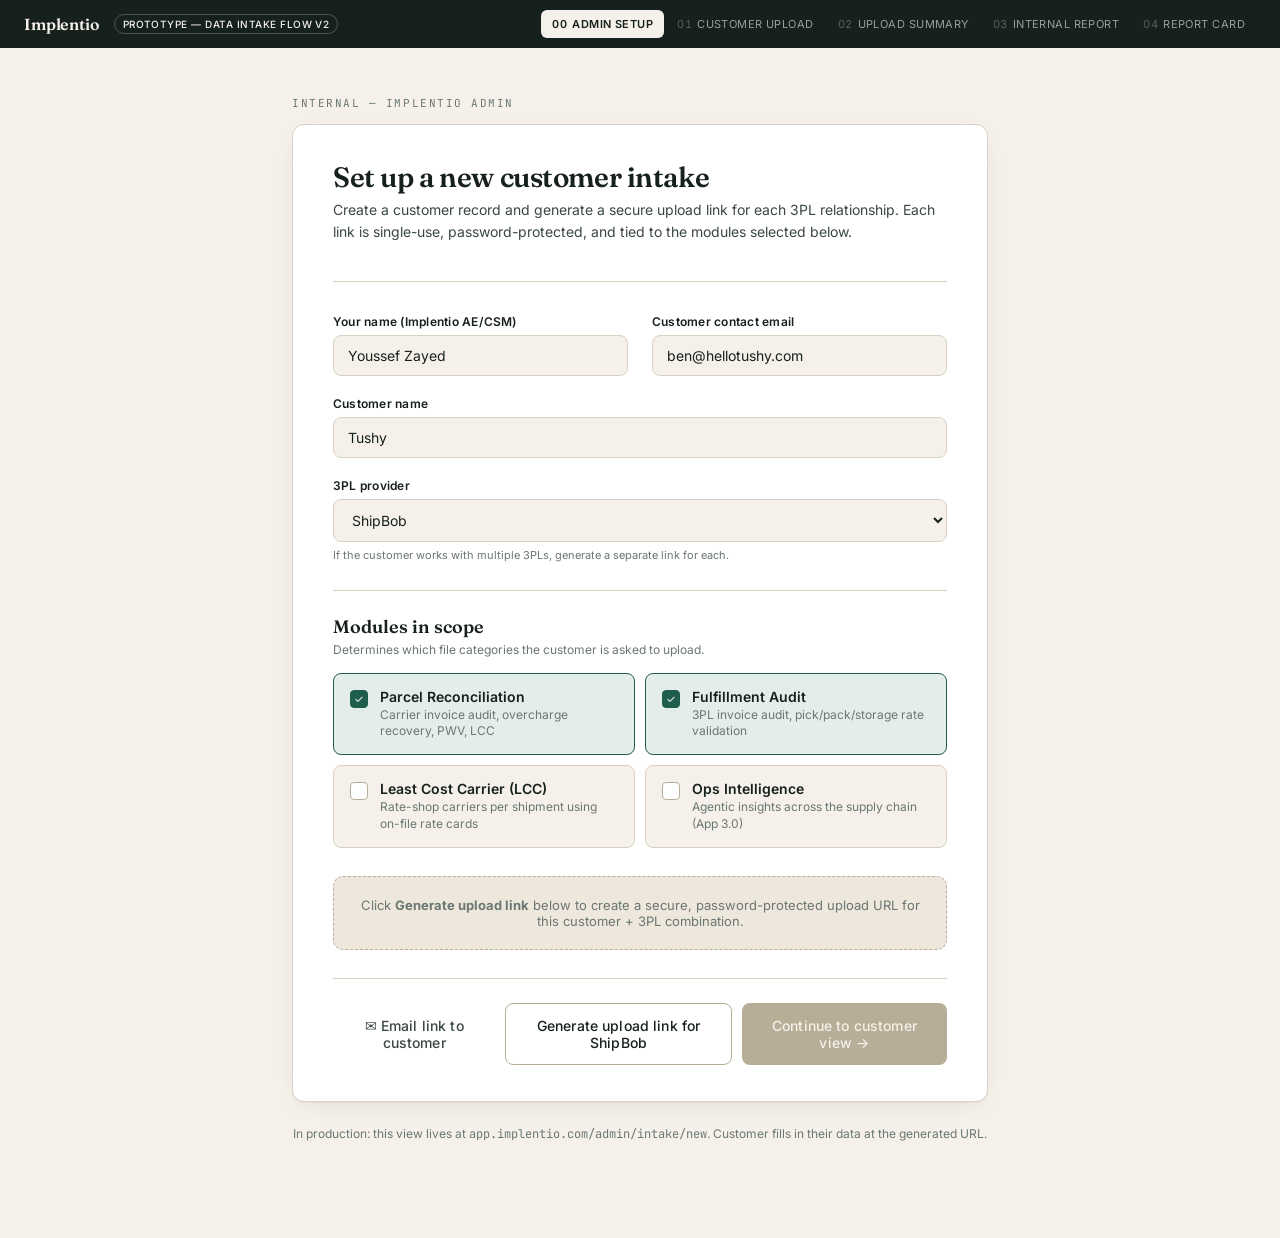
<file: proto.html>
<!DOCTYPE html>
<html lang="en">
<head>
<meta charset="UTF-8" />
<meta name="viewport" content="width=device-width, initial-scale=1.0" />
<title>Implentio — Customer Data Intake Prototype v19</title>
<link rel="preconnect" href="https://fonts.googleapis.com">
<link rel="preconnect" href="https://fonts.gstatic.com" crossorigin>
<link href="https://fonts.googleapis.com/css2?family=Fraunces:opsz,wght@9..144,400;9..144,500;9..144,600;9..144,700&family=Inter:wght@400;500;600;700&family=JetBrains+Mono:wght@400;500&display=swap" rel="stylesheet">
<style>
  :root {
    --ink: #16201c;
    --ink-soft: #3a4744;
    --ink-mute: #6b7773;
    --paper: #f5f1ea;
    --paper-2: #ede7dc;
    --card: #ffffff;
    --line: #d9d1c2;
    --line-strong: #b8ad97;
    --accent: #1f5d4c;
    --accent-soft: #e3ede9;
    --warn: #b86b1f;
    --warn-soft: #f6e9d8;
    --bad: #8a2a2a;
    --bad-soft: #f3dada;
    --ok: #1f5d4c;
    --ok-soft: #e3ede9;
    --shadow: 0 1px 0 rgba(22,32,28,.04), 0 6px 24px -12px rgba(22,32,28,.18);
  }
  * { box-sizing: border-box; }
  html, body { margin: 0; padding: 0; background: var(--paper); color: var(--ink); font-family: 'Inter', -apple-system, sans-serif; -webkit-font-smoothing: antialiased; }
  body { min-height: 100vh; }

  /* ---------- Top demo bar ---------- */
  .demo-bar {
    position: sticky; top: 0; z-index: 50;
    background: var(--ink); color: var(--paper);
    padding: 10px 24px;
    display: flex; align-items: center; justify-content: space-between;
    font-size: 12px; letter-spacing: 0.04em;
  }
  .demo-bar .left { display: flex; align-items: center; gap: 14px; }
  .demo-bar .logo {
    font-family: 'Fraunces', serif; font-weight: 600; font-size: 16px; letter-spacing: -0.01em;
  }
  .demo-bar .tag {
    border: 1px solid rgba(245,241,234,.25); padding: 3px 8px; border-radius: 999px;
    text-transform: uppercase; font-size: 10px; font-weight: 500;
  }
  .steps { display: flex; gap: 2px; align-items: center; flex-wrap: wrap; justify-content: flex-end; }
  .step-btn {
    background: transparent; color: rgba(245,241,234,.6);
    border: 1px solid transparent; padding: 6px 10px; border-radius: 6px;
    font: inherit; font-size: 11px; cursor: pointer; transition: all .15s;
    text-transform: uppercase; letter-spacing: 0.04em;
  }
  .step-btn:hover { color: var(--paper); }
  .step-btn.active { background: var(--paper); color: var(--ink); font-weight: 600; }
  .step-btn .num { opacity: .5; margin-right: 5px; font-variant-numeric: tabular-nums; }
  .step-btn.active .num { opacity: 1; }

  /* ---------- Context strip (customer + 3PL on every page) ---------- */
  .ctx-strip {
    background: var(--paper-2); border-bottom: 1px solid var(--line);
    padding: 10px 24px; font-size: 12px; color: var(--ink-soft);
    display: flex; gap: 24px; align-items: center; justify-content: center; flex-wrap: wrap;
  }
  .ctx-strip .item { display: flex; gap: 6px; align-items: center; }
  .ctx-strip .item .lbl { color: var(--ink-mute); text-transform: uppercase; font-size: 10px; letter-spacing: 0.08em; font-family: 'JetBrains Mono', monospace; }
  .ctx-strip .item .val { font-weight: 600; color: var(--ink); }
  .ctx-strip .pill-mini {
    background: var(--accent-soft); color: var(--accent); padding: 2px 8px; border-radius: 999px;
    font-size: 10px; font-weight: 600; text-transform: uppercase; letter-spacing: 0.05em;
  }

  /* ---------- Pages ---------- */
  .page { display: none; animation: fade .3s ease; }
  .page.active { display: block; }
  @keyframes fade { from { opacity: 0; transform: translateY(4px);} to {opacity:1; transform: none;} }

  .container { max-width: 1180px; margin: 0 auto; padding: 48px 32px 96px; }
  .container.narrow { max-width: 880px; }

  /* ---------- Typography ---------- */
  h1, h2, h3 { font-family: 'Fraunces', serif; font-weight: 500; letter-spacing: -0.015em; margin: 0; }
  h1 { font-size: 44px; line-height: 1.05; }
  h2 { font-size: 26px; line-height: 1.15; }
  h3 { font-size: 18px; line-height: 1.25; font-weight: 600; }
  .eyebrow { font-family: 'JetBrains Mono', monospace; font-size: 11px; letter-spacing: 0.14em; text-transform: uppercase; color: var(--ink-mute); }
  .lede { font-size: 17px; line-height: 1.55; color: var(--ink-soft); max-width: 60ch; }
  p { line-height: 1.55; color: var(--ink-soft); }
  .mono { font-family: 'JetBrains Mono', monospace; }

  /* ---------- Cards / Sections ---------- */
  .card {
    background: var(--card); border: 1px solid var(--line); border-radius: 12px; box-shadow: var(--shadow);
  }

  /* ---------- Buttons ---------- */
  .btn {
    background: var(--ink); color: var(--paper); border: none; padding: 13px 28px; border-radius: 8px;
    font: 500 14px 'Inter', sans-serif; cursor: pointer; transition: all .15s; letter-spacing: 0.01em;
    display: inline-flex; align-items: center; gap: 10px;
  }
  .btn:hover { background: var(--accent); }
  .btn:disabled { background: var(--line-strong); cursor: not-allowed; }
  .btn.secondary { background: transparent; color: var(--ink); border: 1px solid var(--line-strong); }
  .btn.secondary:hover { background: var(--ink); color: var(--paper); border-color: var(--ink); }
  .btn.ghost { background: transparent; color: var(--ink-soft); border: none; padding: 8px 14px; }
  .btn.ghost:hover { color: var(--accent); background: var(--accent-soft); }
  .btn.sm { padding: 8px 14px; font-size: 12px; border-radius: 6px; }

  /* ====================================================================== */
  /* VIEW 0: ADMIN SETUP                                                    */
  /* ====================================================================== */
  .admin-wrap { max-width: 760px; margin: 0 auto; padding: 48px 32px 96px; }
  .admin-card {
    background: var(--card); border: 1px solid var(--line); border-radius: 12px; box-shadow: var(--shadow);
    padding: 36px 40px;
  }
  .admin-card .head { margin-bottom: 32px; padding-bottom: 24px; border-bottom: 1px solid var(--line); }
  .admin-card .head h2 { font-family: 'Fraunces', serif; font-size: 28px; font-weight: 600; }
  .admin-card .head p { font-size: 14px; margin-top: 6px; }

  .form-grid { display: grid; grid-template-columns: 1fr 1fr; gap: 20px 24px; }
  .field { display: flex; flex-direction: column; gap: 6px; }
  .field.full { grid-column: 1 / -1; }
  .field label { font-size: 12px; font-weight: 600; color: var(--ink); letter-spacing: 0.02em; }
  .field input, .field select {
    background: var(--paper); border: 1px solid var(--line); border-radius: 8px;
    padding: 11px 14px; font: inherit; font-size: 14px; color: var(--ink);
    transition: border-color .15s;
  }
  .field input:focus, .field select:focus { outline: none; border-color: var(--accent); background: var(--card); }
  .field .hint { font-size: 11px; color: var(--ink-mute); }

  .modules-block { margin-top: 28px; padding-top: 24px; border-top: 1px solid var(--line); }
  .modules-block h4 { font-family: 'Fraunces', serif; font-size: 18px; font-weight: 600; margin: 0 0 4px; }
  .modules-block .sub { font-size: 12px; color: var(--ink-mute); margin-bottom: 16px; }
  .modules-grid { display: grid; grid-template-columns: 1fr 1fr; gap: 10px; }
  .module-tile {
    border: 1px solid var(--line); border-radius: 8px; padding: 14px 16px; cursor: pointer;
    display: flex; align-items: flex-start; gap: 12px; background: var(--paper);
    transition: all .15s;
  }
  .module-tile:hover { border-color: var(--accent); }
  .module-tile.selected { border-color: var(--accent); background: var(--accent-soft); }
  .module-tile .box {
    width: 18px; height: 18px; border-radius: 4px; border: 1.5px solid var(--line-strong);
    flex-shrink: 0; margin-top: 2px; display: flex; align-items: center; justify-content: center;
    background: var(--card); color: white; font-size: 11px;
  }
  .module-tile.selected .box { background: var(--accent); border-color: var(--accent); }
  .module-tile .box .tick { display: none; }
  .module-tile.selected .box .tick { display: inline; }
  .module-tile .meta .name { font-size: 14px; font-weight: 600; color: var(--ink); }
  .module-tile .meta .desc { font-size: 12px; color: var(--ink-mute); margin-top: 2px; line-height: 1.4; }

  .link-block {
    margin-top: 28px; padding: 20px 22px; background: var(--ink); border-radius: 10px; color: var(--paper);
  }
  .link-block .hdr { display: flex; justify-content: space-between; align-items: center; margin-bottom: 12px; }
  .link-block .hdr .ttl { font-family: 'Fraunces', serif; font-weight: 600; font-size: 16px; }
  .link-block .link-row {
    display: flex; gap: 8px; align-items: center; background: rgba(255,255,255,.06);
    border: 1px solid rgba(255,255,255,.12); border-radius: 6px; padding: 10px 12px;
  }
  .link-block .link-row .url {
    flex: 1; font-family: 'JetBrains Mono', monospace; font-size: 12px; color: var(--paper); overflow: hidden;
    text-overflow: ellipsis; white-space: nowrap;
  }
  .link-block .pw-row {
    margin-top: 10px; display: flex; gap: 8px; font-size: 12px; color: rgba(245,241,234,.7);
  }
  .link-block .pw-row .pw {
    font-family: 'JetBrains Mono', monospace; color: var(--paper); background: rgba(255,255,255,.08);
    padding: 2px 8px; border-radius: 4px; font-weight: 500;
  }
  .link-block .btn { background: var(--paper); color: var(--ink); }
  .link-block .btn:hover { background: var(--accent); color: var(--paper); }
  .link-pending {
    margin-top: 28px; padding: 20px 22px; background: var(--paper-2); border: 1px dashed var(--line-strong);
    border-radius: 10px; color: var(--ink-mute); font-size: 13px; text-align: center;
  }

  /* ====================================================================== */
  /* VIEW 1: CUSTOMER UPLOAD                                                */
  /* ====================================================================== */
  .upload-header { text-align: center; margin-bottom: 40px; }
  .upload-header .brand {
    font-family: 'Fraunces', serif; font-weight: 600; font-size: 22px; letter-spacing: -0.01em;
    color: var(--accent); margin-bottom: 18px;
  }
  .upload-header .for-line {
    display: inline-flex; gap: 10px; align-items: center; background: var(--card);
    border: 1px solid var(--line); border-radius: 999px; padding: 6px 16px; font-size: 12px;
    color: var(--ink-soft); margin-bottom: 22px;
  }
  .upload-header .for-line strong { color: var(--ink); font-weight: 600; }

  .upload-group {
    margin-bottom: 24px;
  }
  .upload-group-head {
    display: flex; align-items: center; gap: 12px; margin-bottom: 12px;
  }
  .upload-group-head .num {
    width: 28px; height: 28px; border-radius: 50%; background: var(--ink); color: var(--paper);
    display: flex; align-items: center; justify-content: center; font-family: 'Fraunces', serif;
    font-weight: 600; font-size: 14px; flex-shrink: 0;
  }
  .upload-group-head h3 { font-family: 'Fraunces', serif; font-size: 20px; font-weight: 600; margin: 0; flex: 1; }
  .upload-group-head .sub { font-size: 12px; color: var(--ink-mute); }

  .upload-group-body { background: var(--card); border: 1px solid var(--line); border-radius: 10px; padding: 6px 0; }
  .upload-tile {
    padding: 16px 22px; transition: all .15s; cursor: pointer; position: relative;
    display: flex; align-items: center; gap: 16px; border-bottom: 1px solid var(--line);
  }
  .upload-tile:last-child { border-bottom: none; }
  .upload-tile:hover { background: var(--paper); }
  .upload-tile .icon {
    width: 36px; height: 36px; border-radius: 7px; background: var(--paper-2);
    display: flex; align-items: center; justify-content: center; flex-shrink: 0;
    font-family: 'Fraunces', serif; font-weight: 600; font-size: 14px; color: var(--ink);
  }
  .upload-tile .meta { flex: 1; min-width: 0; }
  .upload-tile .meta .label { font-size: 14px; font-weight: 600; color: var(--ink); margin-bottom: 2px; }
  .upload-tile .meta .hint { font-size: 12px; color: var(--ink-mute); }
  .upload-tile .file-list {
    font-size: 11px; color: var(--ink-mute); margin-top: 4px; font-family: 'JetBrains Mono', monospace;
    display: none;
  }
  .upload-tile.loaded .file-list { display: block; }
  .upload-tile .status { font-size: 11px; font-weight: 500; color: var(--ink-mute); }
  .upload-tile.loaded { background: var(--accent-soft); }
  .upload-tile.loaded .icon { background: var(--accent); color: white; }
  .upload-tile.loaded .status { color: var(--accent); }
  .upload-tile.loaded .meta .label::after { content: " ✓"; color: var(--accent); }
  .upload-tile.na { opacity: .6; }
  .upload-tile.na .meta .label::after { content: ""; }

  /* NA toggle on right */
  .na-toggle {
    display: flex; align-items: center; gap: 6px; padding-left: 12px; margin-left: 12px;
    border-left: 1px solid var(--line); flex-shrink: 0;
  }
  .na-toggle label {
    font-size: 11px; color: var(--ink-mute); display: inline-flex; align-items: center; gap: 6px;
    cursor: pointer; user-select: none;
  }
  .na-toggle input { margin: 0; cursor: pointer; accent-color: var(--accent); }
  .na-toggle .info {
    width: 14px; height: 14px; border-radius: 50%; background: var(--paper-2); color: var(--ink-mute);
    display: inline-flex; align-items: center; justify-content: center; font-size: 9px;
    font-weight: 600; cursor: help; position: relative;
  }
  .na-toggle .info:hover .tooltip { display: block; }
  .tooltip {
    display: none; position: absolute; bottom: 100%; right: -8px; margin-bottom: 8px;
    background: var(--ink); color: var(--paper); padding: 8px 12px; border-radius: 6px;
    font-size: 11px; font-weight: 400; white-space: normal; width: 220px; line-height: 1.4;
    text-transform: none; letter-spacing: 0; z-index: 10; text-align: left;
    box-shadow: 0 8px 24px rgba(0,0,0,.2);
  }
  .tooltip::after {
    content: ""; position: absolute; top: 100%; right: 10px;
    border: 5px solid transparent; border-top-color: var(--ink);
  }
  .upload-tile.na .label { text-decoration: line-through; color: var(--ink-mute); }
  .upload-tile.na .hint { font-style: italic; }
  .upload-tile.na::after {
    content: "Marked Not Available — combined invoice"; position: absolute; right: 220px; top: 50%;
    transform: translateY(-50%); font-size: 11px; color: var(--warn); font-weight: 500; font-style: italic;
  }

  .upload-actions { text-align: center; margin-top: 36px; }

  /* ====================================================================== */
  /* VIEW 2: SUMMARY                                                        */
  /* ====================================================================== */
  .summary-list { display: flex; flex-direction: column; gap: 10px; }
  .summary-item {
    background: var(--card); border: 1px solid var(--line); border-radius: 10px; overflow: hidden;
  }
  .summary-row {
    display: flex; align-items: center; gap: 16px; padding: 18px 22px; cursor: pointer;
  }
  .summary-row:hover { background: var(--paper); }
  .check {
    width: 24px; height: 24px; border-radius: 50%; background: var(--accent);
    color: white; display: flex; align-items: center; justify-content: center; flex-shrink: 0;
    font-size: 14px;
  }
  .check.warn { background: var(--warn); }
  .check.bad { background: var(--bad); }
  .check.empty { background: transparent; border: 1.5px dashed var(--line-strong); color: var(--ink-mute); }
  .summary-item .file-name { font-weight: 600; color: var(--ink); font-size: 15px; }
  .summary-item .file-meta { font-size: 12px; color: var(--ink-mute); margin-top: 3px; }
  .summary-item .right { margin-left: auto; display: flex; align-items: center; gap: 16px; }
  .summary-item .count {
    font-family: 'JetBrains Mono', monospace; font-size: 13px; color: var(--ink); font-weight: 500;
    background: var(--paper-2); padding: 4px 10px; border-radius: 6px;
  }
  .summary-item .count.na { background: var(--warn-soft); color: var(--warn); }
  .chev { color: var(--ink-mute); transition: transform .2s; }
  .summary-item.open .chev { transform: rotate(180deg); }
  .summary-detail {
    display: none; padding: 0 22px 20px 62px; border-top: 1px solid var(--line);
    margin-top: -1px; background: var(--paper);
  }
  .summary-item.open .summary-detail { display: block; }
  .summary-detail .files-row { display: flex; justify-content: space-between; padding: 10px 0; font-size: 13px; border-bottom: 1px dashed var(--line); }
  .summary-detail .files-row:last-child { border-bottom: none; }
  .summary-detail .files-row .name { color: var(--ink); font-family: 'JetBrains Mono', monospace; font-size: 12px; }
  .summary-detail .files-row .info { color: var(--ink-mute); }
  .summary-section-label {
    font: 600 11px 'JetBrains Mono', monospace; text-transform: uppercase; letter-spacing: 0.1em;
    color: var(--ink-mute); margin: 24px 0 10px; padding: 0 4px;
  }
  .summary-section-label:first-child { margin-top: 0; }

  /* ====================================================================== */
  /* VIEW 3: INTERNAL ANALYSIS                                              */
  /* ====================================================================== */
  .internal-header {
    background: var(--ink); color: var(--paper); padding: 28px 32px; border-radius: 12px;
    display: flex; justify-content: space-between; align-items: center; margin-bottom: 28px;
    flex-wrap: wrap; gap: 20px;
  }
  .internal-header .meta { display: flex; gap: 32px; font-size: 12px; flex-wrap: wrap; }
  .internal-header .meta div span { display: block; color: rgba(245,241,234,.5); font-size: 10px; letter-spacing: 0.1em; text-transform: uppercase; margin-bottom: 4px; }
  .internal-header .meta div strong { font-weight: 500; }
  .section-divider {
    display: flex; align-items: center; gap: 14px; margin: 36px 0 18px;
  }
  .section-divider .num {
    width: 28px; height: 28px; border-radius: 50%; background: var(--paper-2); color: var(--ink);
    display: flex; align-items: center; justify-content: center; font-family: 'Fraunces', serif;
    font-weight: 600; font-size: 13px; flex-shrink: 0; border: 1px solid var(--line);
  }
  .section-divider h2 { font-family: 'Fraunces', serif; font-weight: 600; font-size: 22px; flex: 1; }
  .section-divider .line { flex: 0 0 60px; height: 1px; background: var(--line-strong); }

  .report-card {
    background: var(--card); border: 1px solid var(--line); border-radius: 12px; margin-bottom: 18px;
    overflow: hidden;
  }
  .report-card-head {
    padding: 20px 26px; border-bottom: 1px solid var(--line);
    display: flex; align-items: center; gap: 14px; background: var(--paper);
  }
  .report-card-head h3 { flex: 1; font-family: 'Fraunces', serif; font-weight: 600; font-size: 19px; }
  .pill {
    font-size: 11px; font-weight: 500; padding: 4px 10px; border-radius: 999px;
    text-transform: uppercase; letter-spacing: 0.04em;
  }
  .pill.ok { background: var(--ok-soft); color: var(--ok); }
  .pill.warn { background: var(--warn-soft); color: var(--warn); }
  .pill.bad { background: var(--bad-soft); color: var(--bad); }
  .pill.neutral { background: var(--paper-2); color: var(--ink-soft); }

  .report-card-body { padding: 24px 26px; }
  .report-section { margin-bottom: 28px; }
  .report-section:last-child { margin-bottom: 0; }
  .report-section h4 {
    font: 600 12px 'JetBrains Mono', monospace; text-transform: uppercase; letter-spacing: 0.1em;
    color: var(--ink-mute); margin: 0 0 12px;
  }
  .stat-row { display: grid; grid-template-columns: repeat(4, 1fr); gap: 16px; }
  .stat {
    background: var(--paper); border: 1px solid var(--line); border-radius: 8px; padding: 14px 16px;
  }
  .stat .v { font-family: 'Fraunces', serif; font-weight: 600; font-size: 24px; color: var(--ink); line-height: 1; }
  .stat .v.small { font-size: 18px; }
  .stat .l { font-size: 11px; color: var(--ink-mute); margin-top: 6px; text-transform: uppercase; letter-spacing: 0.06em; }

  table { width: 100%; border-collapse: collapse; font-size: 13px; }
  table th {
    text-align: left; font: 500 11px 'JetBrains Mono', monospace; text-transform: uppercase;
    letter-spacing: 0.08em; color: var(--ink-mute); padding: 10px 12px; border-bottom: 1px solid var(--line);
  }
  table td { padding: 11px 12px; border-bottom: 1px solid var(--line); color: var(--ink-soft); vertical-align: middle; }
  table td.mono { font-family: 'JetBrains Mono', monospace; font-size: 12px; color: var(--ink); }
  table td strong { color: var(--ink); font-weight: 600; }
  table tr:last-child td { border-bottom: none; }
  table tr.bad td { background: rgba(138,42,42,.04); }
  table tr.warn td { background: rgba(184,107,31,.04); }

  .field-list { display: grid; grid-template-columns: 1fr 1fr; gap: 8px 24px; }
  .field-row { display: flex; align-items: center; gap: 10px; padding: 7px 0; font-size: 13px; border-bottom: 1px dashed var(--line); }
  .field-row:last-child, .field-row:nth-last-child(2) { border-bottom: none; }
  .field-row .dot { width: 8px; height: 8px; border-radius: 50%; flex-shrink: 0; }
  .field-row.ok .dot { background: var(--ok); }
  .field-row.miss .dot { background: var(--bad); }
  .field-row.opt .dot { background: var(--line-strong); }
  .field-row.opt-have .dot { background: var(--warn); }
  .field-row .name { font-family: 'JetBrains Mono', monospace; font-size: 12px; color: var(--ink); }
  .field-row .req { margin-left: auto; font-size: 11px; color: var(--ink-mute); text-transform: uppercase; letter-spacing: 0.04em; }
  .field-row.miss .req { color: var(--bad); font-weight: 600; }

  .issue-list { display: flex; flex-direction: column; gap: 8px; }
  .issue {
    display: flex; gap: 12px; padding: 12px 14px; background: var(--paper); border-left: 3px solid var(--line-strong);
    border-radius: 4px; font-size: 13px; line-height: 1.5;
  }
  .issue.warn { border-left-color: var(--warn); background: var(--warn-soft); }
  .issue.bad { border-left-color: var(--bad); background: var(--bad-soft); }
  .issue.ok { border-left-color: var(--ok); background: var(--ok-soft); }
  .issue .label { font-weight: 600; color: var(--ink); margin-right: 6px; }

  .legend { display: flex; gap: 16px; font-size: 11px; color: var(--ink-mute); margin-bottom: 14px; flex-wrap: wrap; }
  .legend span { display: inline-flex; align-items: center; gap: 6px; }
  .legend .dot { width: 8px; height: 8px; border-radius: 50%; }
  .legend .ok .dot { background: var(--ok); }
  .legend .miss .dot { background: var(--bad); }
  .legend .opt .dot { background: var(--line-strong); }
  .legend .opt-have .dot { background: var(--warn); }

  /* ====================================================================== */
  /* VIEW 4: REPORT CARD                                                    */
  /* ====================================================================== */
  .report-doc {
    background: var(--card); border: 1px solid var(--line); border-radius: 12px;
    padding: 56px 64px; box-shadow: var(--shadow);
  }
  .report-doc .doc-head { border-bottom: 1px solid var(--line); padding-bottom: 28px; margin-bottom: 32px; display: flex; justify-content: space-between; align-items: flex-start; gap: 24px; }
  .report-doc .doc-head .left h1 { font-size: 32px; margin-bottom: 8px; }
  .report-doc .doc-head .left .sub { color: var(--ink-mute); font-size: 13px; font-family: 'JetBrains Mono', monospace; }
  .report-doc .doc-head .right { text-align: right; font-size: 12px; color: var(--ink-mute); font-family: 'JetBrains Mono', monospace; }
  .report-doc .doc-head .right .grade {
    display: inline-block; font-family: 'Fraunces', serif; font-size: 56px; font-weight: 600; line-height: 1;
    color: var(--warn); margin-bottom: 6px;
  }
  .summary-bar { display: grid; grid-template-columns: repeat(4, 1fr); gap: 1px; background: var(--line); border: 1px solid var(--line); border-radius: 8px; overflow: hidden; margin-bottom: 36px; }
  .summary-bar .cell { background: var(--card); padding: 18px 20px; }
  .summary-bar .cell .n { font-family: 'Fraunces', serif; font-size: 32px; font-weight: 600; line-height: 1; }
  .summary-bar .cell .n.ok { color: var(--ok); }
  .summary-bar .cell .n.warn { color: var(--warn); }
  .summary-bar .cell .n.bad { color: var(--bad); }
  .summary-bar .cell .l { font-size: 11px; text-transform: uppercase; letter-spacing: 0.08em; color: var(--ink-mute); margin-top: 8px; }

  .doc-section { margin-bottom: 40px; }
  .doc-section h2 { font-size: 20px; margin-bottom: 16px; padding-bottom: 10px; border-bottom: 1px solid var(--line); }
  .doc-section .scorecard { display: flex; flex-direction: column; gap: 10px; }
  .score-row {
    display: grid; grid-template-columns: 1fr 100px 100px;
    gap: 16px; align-items: center; padding: 14px 0; border-bottom: 1px dashed var(--line);
  }
  .score-row:last-child { border-bottom: none; }
  .score-row .label { font-size: 14px; color: var(--ink); }
  .score-row .label strong { font-weight: 600; }
  .score-row .label .sub { font-size: 12px; color: var(--ink-mute); margin-top: 2px; }
  .score-row .status { text-align: right; }
  .score-row .status .pill { font-size: 10px; }
  .score-row .bar-wrap { background: var(--paper-2); border-radius: 4px; height: 6px; overflow: hidden; }
  .score-row .bar { height: 100%; border-radius: 4px; background: var(--ok); }
  .score-row .bar.warn { background: var(--warn); }
  .score-row .bar.bad { background: var(--bad); }

  .action-list { display: flex; flex-direction: column; gap: 10px; }
  .action {
    display: flex; gap: 14px; padding: 14px 16px; background: var(--paper); border-radius: 8px;
    border: 1px solid var(--line);
  }
  .action .num {
    width: 26px; height: 26px; border-radius: 50%; background: var(--ink); color: var(--paper);
    display: flex; align-items: center; justify-content: center; font-size: 12px; font-weight: 600;
    flex-shrink: 0;
  }
  .action .body { flex: 1; font-size: 13px; line-height: 1.5; color: var(--ink-soft); }
  .action .body strong { color: var(--ink); font-weight: 600; }
  .action .owner { font-size: 11px; color: var(--ink-mute); text-transform: uppercase; letter-spacing: 0.06em; font-family: 'JetBrains Mono', monospace; }

  .report-actions {
    display: flex; gap: 12px; justify-content: space-between; align-items: center;
    background: var(--ink); padding: 18px 24px; border-radius: 10px; margin-top: 28px;
    flex-wrap: wrap;
  }
  .report-actions .info { color: var(--paper); font-size: 13px; }
  .report-actions .info strong { font-weight: 600; }
  .report-actions .actions-r { display: flex; gap: 8px; }
  .report-actions .btn { background: var(--paper); color: var(--ink); }
  .report-actions .btn:hover { background: var(--accent); color: var(--paper); }
  .report-actions .btn.secondary { background: transparent; color: var(--paper); border: 1px solid rgba(245,241,234,.3); }
  .report-actions .btn.secondary:hover { background: rgba(245,241,234,.1); }

  /* ---------- Toast ---------- */
  .toast {
    position: fixed; bottom: 32px; right: 32px; background: var(--ink); color: var(--paper);
    padding: 14px 20px; border-radius: 8px; font-size: 13px; box-shadow: 0 10px 30px rgba(0,0,0,.2);
    transform: translateY(20px); opacity: 0; transition: all .25s; z-index: 100;
    display: flex; align-items: center; gap: 12px;
  }
  .toast.show { transform: none; opacity: 1; }
  .toast .check { width: 20px; height: 20px; font-size: 12px; }

  /* ---------- Upload progress modal ---------- */
  .modal-bg {
    position: fixed; inset: 0; background: rgba(22,32,28,.5); backdrop-filter: blur(4px);
    z-index: 200; display: none; align-items: center; justify-content: center;
  }
  .modal-bg.show { display: flex; }
  .modal {
    background: var(--card); border-radius: 14px; padding: 32px; width: 460px; max-width: 92vw;
    box-shadow: 0 30px 80px rgba(0,0,0,.3);
  }
  .modal h3 { font-family: 'Fraunces', serif; font-size: 22px; font-weight: 600; margin-bottom: 6px; }
  .modal p.sub { font-size: 13px; color: var(--ink-mute); margin: 0 0 20px; }
  .progress-list { display: flex; flex-direction: column; gap: 8px; max-height: 240px; overflow-y: auto; }
  .prog-row {
    display: flex; gap: 12px; align-items: center; padding: 8px 0; font-size: 12px;
    border-bottom: 1px dashed var(--line);
  }
  .prog-row:last-child { border-bottom: none; }
  .prog-row .name { flex: 1; font-family: 'JetBrains Mono', monospace; color: var(--ink); overflow: hidden; text-overflow: ellipsis; white-space: nowrap; }
  .prog-row .pct { color: var(--ink-mute); font-family: 'JetBrains Mono', monospace; min-width: 36px; text-align: right; }
  .prog-row .bar { flex: 0 0 80px; height: 4px; background: var(--paper-2); border-radius: 2px; overflow: hidden; }
  .prog-row .bar-fill { height: 100%; background: var(--accent); width: 0; transition: width .15s; }
  .prog-row.done .pct { color: var(--accent); }
  .prog-row.done .bar-fill { background: var(--accent); }
  .modal-footer { margin-top: 22px; display: flex; justify-content: space-between; align-items: center; font-size: 12px; color: var(--ink-mute); }

  /* ---------- Small bits ---------- */
  .divider { height: 1px; background: var(--line); margin: 28px 0; }
  .grid-2 { display: grid; grid-template-columns: 1fr 1fr; gap: 16px; }

  @media (max-width: 800px) {
    .form-grid, .modules-grid, .stat-row, .field-list, .grid-2, .summary-bar { grid-template-columns: 1fr; }
    .container { padding: 28px 18px 64px; }
    .admin-wrap { padding: 28px 18px 64px; }
    .admin-card { padding: 24px 22px; }
    .report-doc { padding: 32px 24px; }
    h1 { font-size: 32px; }
    .upload-tile.na::after { display: none; }
    .upload-tile { flex-wrap: wrap; }
    .na-toggle { border-left: none; padding-left: 0; margin-left: 0; }
  }

/* ===== Analysis workflow (Page 3) ===== */

  /* ====================================================================== */
  /* VIEW 3 — REBUILT: ANALYSIS WORKFLOW (single-open accordion)            */
  /* ====================================================================== */

  /* Review progress bar (sticky under demo bar) */
  .ax-progress {
    position: sticky; top: 42px; z-index: 30;
    background: var(--card); border: 1px solid var(--line); border-radius: 12px;
    box-shadow: var(--shadow); padding: 15px 20px; margin-bottom: 26px;
    display: flex; align-items: center; gap: 22px; flex-wrap: wrap;
  }
  .ax-progress .pg-left { flex: 1; min-width: 220px; }
  .ax-progress .pg-count { font-family: 'Fraunces', serif; font-weight: 600; font-size: 16px; color: var(--ink); }
  .ax-progress .pg-count b { color: var(--accent); }
  .ax-progress .pg-track { height: 6px; background: var(--paper-2); border-radius: 4px; margin-top: 9px; overflow: hidden; }
  .ax-progress .pg-fill { height: 100%; background: var(--accent); border-radius: 4px; width: 0; transition: width .3s ease; }
  .ax-progress .pg-actions { display: flex; gap: 8px; }

  /* Group label inside workflow */
  .ax-group { display: flex; align-items: center; gap: 12px; margin: 32px 0 14px; }
  .ax-group .lbl {
    font: 600 11px 'JetBrains Mono', monospace; text-transform: uppercase; letter-spacing: 0.14em;
    color: var(--ink-mute); white-space: nowrap;
  }
  .ax-group .line { flex: 1; height: 1px; background: var(--line); }
  .ax-group .cnt { font: 500 11px 'JetBrains Mono', monospace; color: var(--ink-mute); white-space: nowrap; }

  /* Accordion item */
  .ax-list { display: flex; flex-direction: column; gap: 12px; }
  .ax {
    background: var(--card); border: 1px solid var(--line); border-radius: 12px;
    box-shadow: var(--shadow); overflow: hidden; transition: border-color .15s, box-shadow .15s;
  }
  .ax.open { border-color: var(--line-strong); box-shadow: 0 1px 0 rgba(22,32,28,.04), 0 22px 54px -24px rgba(22,32,28,.45); }
  .ax-head { display: flex; align-items: center; gap: 16px; padding: 17px 22px; cursor: pointer; }
  .ax-head:hover { background: var(--paper); }
  .ax.open .ax-head { background: var(--paper); border-bottom: 1px solid var(--line); }

  .ax-num {
    width: 34px; height: 34px; border-radius: 9px; flex-shrink: 0;
    display: flex; align-items: center; justify-content: center;
    font-family: 'Fraunces', serif; font-weight: 600; font-size: 14px;
    background: var(--paper-2); color: var(--ink); border: 1px solid var(--line);
  }
  .ax.s-ok .ax-num { background: var(--ok-soft); color: var(--ok); border-color: transparent; }
  .ax.s-warn .ax-num { background: var(--warn-soft); color: var(--warn); border-color: transparent; }
  .ax.s-bad .ax-num { background: var(--bad-soft); color: var(--bad); border-color: transparent; }
  .ax.s-ai .ax-num { background: #ece7f5; color: #5b4b8a; border-color: transparent; }

  .ax-titles { flex: 1; min-width: 0; }
  .ax-titles .t { font-family: 'Fraunces', serif; font-weight: 600; font-size: 17px; color: var(--ink); line-height: 1.2; }
  .ax-titles .s { font-size: 12.5px; color: var(--ink-mute); margin-top: 3px; line-height: 1.4; }

  .ax-status-wrap { display: flex; align-items: center; gap: 12px; flex-shrink: 0; }

  .ax-reviewed {
    display: inline-flex; align-items: center; gap: 7px; font-size: 11px; color: var(--ink-mute);
    cursor: pointer; user-select: none; padding: 5px 11px; border-radius: 999px; border: 1px solid var(--line);
    background: var(--card); transition: all .15s; white-space: nowrap;
  }
  .ax-reviewed:hover { border-color: var(--accent); color: var(--accent); }
  .ax-reviewed .bx {
    width: 15px; height: 15px; border-radius: 4px; border: 1.5px solid var(--line-strong);
    display: flex; align-items: center; justify-content: center; font-size: 10px; color: #fff; background: var(--card);
  }
  .ax.reviewed .ax-reviewed { background: var(--accent-soft); border-color: var(--accent); color: var(--accent); }
  .ax.reviewed .ax-reviewed .bx { background: var(--accent); border-color: var(--accent); }
  .ax.reviewed .ax-reviewed .bx::after { content: "\2713"; }

  .ax-chev { color: var(--ink-mute); transition: transform .2s; flex-shrink: 0; }
  .ax.open .ax-chev { transform: rotate(180deg); }

  .ax-body { display: none; padding: 26px; }
  .ax.open .ax-body { display: block; animation: fade .25s ease; }

  /* What-this-checks explainer */
  .what-box {
    display: flex; gap: 13px; padding: 14px 16px; background: var(--accent-soft);
    border-radius: 10px; margin-bottom: 24px; border: 1px solid #d2e2db;
  }
  .what-box .ico { font-size: 14px; flex-shrink: 0; margin-top: 1px; }
  .what-box .txt { font-size: 13px; line-height: 1.55; color: var(--ink-soft); }
  .what-box .txt b { color: var(--ink); font-weight: 600; }

  /* Owner pill for actions */
  .owner-pill {
    font: 500 10px 'JetBrains Mono', monospace; text-transform: uppercase; letter-spacing: 0.05em;
    padding: 3px 8px; border-radius: 5px; background: var(--paper-2); color: var(--ink-soft); white-space: nowrap;
  }
  .owner-pill.cust { background: var(--warn-soft); color: var(--warn); }
  .owner-pill.dev { background: #e6e1f2; color: #5b4b8a; }
  .owner-pill.om { background: var(--accent-soft); color: var(--accent); }
  .action.with-owner .body { display: flex; align-items: center; gap: 12px; justify-content: space-between; }
  .action.with-owner .body .txt { flex: 1; }

  /* Coverage strips (time-period) */
  .cov-row { display: flex; align-items: center; gap: 14px; padding: 11px 0; border-bottom: 1px dashed var(--line); }
  .cov-row:last-child { border-bottom: none; }
  .cov-row .cov-label { width: 150px; flex-shrink: 0; font-size: 13px; color: var(--ink); font-weight: 500; }
  .cov-row .cov-label .sl { font-family: 'JetBrains Mono', monospace; font-size: 10.5px; color: var(--ink-mute); display: block; margin-top: 1px; font-weight: 400; }
  .cov-cells { display: flex; gap: 3px; flex: 1; flex-wrap: wrap; }
  .cov-cell {
    flex: 1; min-width: 22px; height: 26px; border-radius: 4px; display: flex; align-items: center; justify-content: center;
    font: 500 9px 'JetBrains Mono', monospace; color: #fff;
  }
  .cov-cell.have { background: var(--ok); }
  .cov-cell.miss { background: var(--bad); }
  .cov-cell.na { background: var(--paper-2); color: var(--ink-mute); }
  .cov-row .cov-verdict { width: 110px; flex-shrink: 0; text-align: right; font-size: 11px; }

  /* Effective-date track */
  .track {
    position: relative; flex: 1; height: 26px; background: var(--bad-soft); border-radius: 5px;
    overflow: hidden; border: 1px solid var(--line);
  }
  .track .seg { position: absolute; top: 0; bottom: 0; }
  .track .seg.have { background: var(--ok); }
  .track .seg.gap { background: repeating-linear-gradient(45deg, #f3dada, #f3dada 5px, #e8c5c5 5px, #e8c5c5 10px); }
  .track-scale { display: flex; justify-content: space-between; font: 500 10px 'JetBrains Mono', monospace; color: var(--ink-mute); margin: 4px 0 14px 164px; }

  /* Classification panel (type analysis) */
  .class-grid { display: grid; grid-template-columns: 1fr 1fr; gap: 10px; }
  .class-item { border: 1px solid var(--line); border-radius: 9px; padding: 13px 15px; background: var(--paper); }
  .class-item .k { font: 500 10px 'JetBrains Mono', monospace; text-transform: uppercase; letter-spacing: 0.08em; color: var(--ink-mute); }
  .class-item .v { font-family: 'Fraunces', serif; font-weight: 600; font-size: 15px; color: var(--ink); margin-top: 6px; line-height: 1.25; }
  .class-item .note { font-size: 11.5px; color: var(--ink-mute); margin-top: 5px; line-height: 1.4; }
  .class-item.flag { border-color: var(--warn); background: var(--warn-soft); }

  /* Field tier group */
  .tier { margin-bottom: 20px; }
  .tier:last-child { margin-bottom: 0; }
  .tier .tier-head { display: flex; align-items: center; gap: 8px; margin-bottom: 10px; }
  .tier .tier-head .nm { font: 600 12px 'Inter', sans-serif; color: var(--ink); }
  .tier .tier-head .ct { font: 500 11px 'JetBrains Mono', monospace; color: var(--ink-mute); }
  .tier .tier-head .ln { flex: 1; height: 1px; background: var(--line); }
  .unmapped { display: flex; flex-wrap: wrap; gap: 7px; }
  .unmapped .chip {
    font: 500 11px 'JetBrains Mono', monospace; padding: 5px 10px; border-radius: 6px;
    background: var(--paper-2); color: var(--ink-soft); border: 1px dashed var(--line-strong);
  }

  /* Footer controls inside analysis */
  .ax-foot {
    display: flex; align-items: center; justify-content: space-between; gap: 12px;
    margin-top: 26px; padding-top: 20px; border-top: 1px solid var(--line); flex-wrap: wrap;
  }
  .ax-foot .left-actions { display: flex; gap: 8px; flex-wrap: wrap; }

  /* Developer details */
  .dev-details { margin-top: 18px; border: 1px dashed var(--line-strong); border-radius: 9px; background: var(--paper); }
  .dev-details summary {
    cursor: pointer; padding: 12px 16px; font: 600 11px 'JetBrains Mono', monospace; text-transform: uppercase;
    letter-spacing: 0.08em; color: var(--ink-mute); list-style: none; display: flex; align-items: center; gap: 9px;
  }
  .dev-details summary::-webkit-details-marker { display: none; }
  .dev-details summary::before { content: "\203A"; transition: transform .2s; display: inline-block; font-size: 14px; }
  .dev-details[open] summary::before { transform: rotate(90deg); }
  .dev-details .dev-body { padding: 0 16px 16px; font-size: 12.5px; color: var(--ink-soft); line-height: 1.7; }
  .dev-details .dev-body code { font-family: 'JetBrains Mono', monospace; font-size: 11.5px; background: var(--paper-2); padding: 1px 5px; border-radius: 4px; color: var(--ink); }

  /* Preview / planned banners */
  .preview-banner {
    display: flex; gap: 12px; padding: 13px 16px; background: #efe9f6; border: 1px solid #d9cdec;
    border-radius: 10px; margin-bottom: 22px; font-size: 12.5px; color: #5b4b8a; line-height: 1.5; align-items: center;
  }
  .ax.locked .ax-head { cursor: default; }
  .ax.locked .ax-head:hover { background: var(--card); }
  .ax.locked .ax-num { background: var(--paper-2); color: var(--ink-mute); }
  .ax.locked { opacity: .78; }

  /* Files in scope strip */
  .files-scope {
    display: flex; gap: 16px; flex-wrap: wrap; padding: 13px 16px; background: var(--paper);
    border: 1px solid var(--line); border-radius: 10px; margin-bottom: 16px; font-size: 12px; align-items: center;
  }
  .files-scope .fl { display: inline-flex; align-items: center; gap: 8px; }
  .files-scope .fl .ic { width: 24px; height: 24px; border-radius: 6px; background: var(--ink); color: var(--paper); display: flex; align-items: center; justify-content: center; font: 600 9px 'Fraunces', serif; }
  .files-scope .fl .nm { font-family: 'JetBrains Mono', monospace; font-size: 11px; color: var(--ink); }

  /* Per-file toggle (Invoices vs Support file) */
  .file-tabs {
    display: inline-flex; gap: 4px; background: var(--paper-2); border: 1px solid var(--line);
    border-radius: 11px; padding: 4px; margin: 2px 0 16px;
  }
  .file-tab {
    display: inline-flex; align-items: center; gap: 8px; border: 0; background: transparent; cursor: pointer;
    font: 600 12.5px 'Inter', sans-serif; color: var(--ink-mute); padding: 7px 15px; border-radius: 8px; transition: all .12s;
  }
  .file-tab .ic { width: 20px; height: 20px; border-radius: 5px; background: var(--ink-mute); color: var(--paper); display: flex; align-items: center; justify-content: center; font: 700 8px 'Fraunces', serif; }
  .file-tab:hover { color: var(--ink); }
  .file-tab.active { background: var(--paper); color: var(--ink); box-shadow: var(--shadow); }
  .file-tab.active .ic { background: var(--accent); }
  .file-panel { display: none; }
  .file-panel.active { display: block; animation: axfade .18s ease; }
  @keyframes axfade { from { opacity: 0; transform: translateY(3px); } to { opacity: 1; transform: none; } }
  .file-banner {
    display: flex; align-items: center; gap: 9px; font-size: 12.5px; color: var(--ink-soft);
    background: var(--accent-soft); border-radius: 8px; padding: 9px 13px; margin-bottom: 14px;
  }
  .file-banner b { color: var(--accent); }
  .file-banner .tag { font: 700 9px 'Fraunces', serif; letter-spacing: .06em; text-transform: uppercase; background: var(--accent); color: var(--paper); padding: 3px 8px; border-radius: 5px; }

  /* Remap button inside field mapping tables */
  .btn.remap { padding: 4px 11px; font-size: 11px; border-radius: 7px; }
  .map-table td { vertical-align: middle; }
  .map-table .cust-field { font-family: 'JetBrains Mono', monospace; font-size: 11.5px; color: var(--ink); }
  .map-table .cust-field.none { color: var(--bad); font-style: italic; }

  @media (max-width: 800px) {
    .class-grid { grid-template-columns: 1fr; }
    .cov-row { flex-wrap: wrap; }
    .cov-row .cov-label, .cov-row .cov-verdict { width: auto; text-align: left; }
    .track-scale { margin-left: 0; }
    .ax-status-wrap .ax-reviewed { display: none; }
  }


  /* ====================================================================== */
  /* VIEW 3 — INTERNAL REPORT (2-column workspace + client action panel)    */
  /* ====================================================================== */
  .container.wide { max-width: 1340px; }

  .ir-layout {
    display: grid;
    grid-template-columns: minmax(0, 1fr) 372px;
    gap: 28px;
    align-items: start;
  }
  .ir-main { min-width: 0; }

  /* ---- Report header / version controls ---- */
  .ir-titlebar { margin-bottom: 18px; }
  .ir-titlebar h1 { font-size: 38px; }
  .ir-titlebar .ir-sub { font-size: 13px; color: var(--ink-mute); margin-top: 8px; font-family: 'JetBrains Mono', monospace; }

  .ir-version {
    background: var(--card); border: 1px solid var(--line); border-radius: 12px;
    box-shadow: var(--shadow); padding: 18px 20px; margin-bottom: 22px;
  }
  .ir-version .vh { display: flex; align-items: center; gap: 14px; flex-wrap: wrap; }
  .ir-version .vh h4 { font: 600 12px 'JetBrains Mono', monospace; text-transform: uppercase; letter-spacing: 0.1em; color: var(--ink-mute); margin: 0; }
  .ir-version select {
    background: var(--paper); border: 1px solid var(--line); border-radius: 8px;
    padding: 9px 12px; font: 500 13px 'Inter', sans-serif; color: var(--ink); cursor: pointer; min-width: 230px;
  }
  .ir-version select:focus { outline: none; border-color: var(--accent); }
  .ir-version .vh .compare { margin-left: auto; font: 500 11px 'JetBrains Mono', monospace; color: var(--ink-mute); }
  .ir-diff { display: flex; gap: 8px; margin-top: 14px; flex-wrap: wrap; }
  .diff-chip {
    display: inline-flex; align-items: center; gap: 7px; padding: 6px 12px; border-radius: 999px;
    font: 600 12px 'Inter', sans-serif; border: 1px solid var(--line);
  }
  .diff-chip .n { font-family: 'Fraunces', serif; font-size: 15px; }
  .diff-chip.new { background: var(--bad-soft); color: var(--bad); border-color: transparent; }
  .diff-chip.fixed { background: var(--ok-soft); color: var(--ok); border-color: transparent; }
  .diff-chip.same { background: var(--paper-2); color: var(--ink-soft); }
  .ir-version .helper { font-size: 12px; color: var(--ink-mute); margin: 12px 0 0; line-height: 1.5; }

  /* ---- Report overview card ---- */
  .ir-overview {
    background: var(--ink); color: var(--paper); border-radius: 14px; padding: 24px 26px; margin-bottom: 28px;
  }
  .ir-overview .ov-grid { display: grid; grid-template-columns: repeat(4, 1fr); gap: 1px; background: rgba(245,241,234,.12); border-radius: 10px; overflow: hidden; }
  .ir-overview .ov-cell { background: var(--ink); padding: 16px 18px; }
  .ir-overview .ov-cell .n { font-family: 'Fraunces', serif; font-weight: 600; font-size: 30px; line-height: 1; color: var(--paper); }
  .ir-overview .ov-cell .n.warn { color: #f0b46e; }
  .ir-overview .ov-cell .n.ok { color: #7fcaa9; }
  .ir-overview .ov-cell .n.bad { color: #e89090; }
  .ir-overview .ov-cell .l { font: 500 10px 'JetBrains Mono', monospace; text-transform: uppercase; letter-spacing: 0.08em; color: rgba(245,241,234,.55); margin-top: 9px; }
  .ir-overview .ov-foot { display: flex; align-items: center; justify-content: space-between; gap: 16px; margin-top: 20px; flex-wrap: wrap; }
  .ir-overview .ov-foot .note { font-size: 12.5px; color: rgba(245,241,234,.7); line-height: 1.5; max-width: 52ch; }
  .ov-complete {
    display: inline-flex; align-items: center; gap: 9px; cursor: pointer; user-select: none;
    background: rgba(245,241,234,.08); border: 1px solid rgba(245,241,234,.22); color: var(--paper);
    padding: 9px 15px; border-radius: 999px; font: 600 12px 'Inter', sans-serif; transition: all .15s; white-space: nowrap;
  }
  .ov-complete:hover { background: rgba(245,241,234,.14); }
  .ov-complete .bx { width: 16px; height: 16px; border-radius: 5px; border: 1.5px solid rgba(245,241,234,.5); display: flex; align-items: center; justify-content: center; font-size: 11px; }
  .ir-overview.done .ov-complete { background: #2f7a64; border-color: #2f7a64; }
  .ir-overview.done .ov-complete .bx { background: var(--paper); border-color: var(--paper); color: var(--accent); }
  .ir-overview.done .ov-complete .bx::after { content: "\2713"; }
  .ir-overview.done .ov-cell .n.compl { color: #7fcaa9; }

  /* ---- Analysis cards (reuses .ax visual language) ---- */
  .ir-group { display: flex; align-items: center; gap: 12px; margin: 30px 0 14px; }
  .ir-group .lbl { font: 600 11px 'JetBrains Mono', monospace; text-transform: uppercase; letter-spacing: 0.14em; color: var(--ink-mute); white-space: nowrap; }
  .ir-group .line { flex: 1; height: 1px; background: var(--line); }

  .acard {
    background: var(--card); border: 1px solid var(--line); border-radius: 14px;
    box-shadow: var(--shadow); overflow: hidden; margin-bottom: 16px; transition: border-color .15s, box-shadow .15s;
  }
  .acard.open { border-color: var(--line-strong); box-shadow: 0 1px 0 rgba(22,32,28,.04), 0 22px 54px -26px rgba(22,32,28,.4); }
  .acard.complete { border-color: var(--accent); }
  .acard-head { display: flex; align-items: center; gap: 16px; padding: 18px 22px; cursor: pointer; }
  .acard-head:hover { background: var(--paper); }
  .acard.open .acard-head { background: var(--paper); border-bottom: 1px solid var(--line); }
  .acard-score {
    width: 46px; height: 46px; border-radius: 11px; flex-shrink: 0; display: flex; flex-direction: column;
    align-items: center; justify-content: center; line-height: 1;
    font-family: 'Fraunces', serif; font-weight: 600; border: 1px solid var(--line); background: var(--paper-2);
  }
  .acard-score .pct { font-size: 15px; }
  .acard-score .u { font: 500 8px 'JetBrains Mono', monospace; opacity: .7; margin-top: 2px; }
  .acard.s-ok .acard-score { background: var(--ok-soft); color: var(--ok); border-color: transparent; }
  .acard.s-warn .acard-score { background: var(--warn-soft); color: var(--warn); border-color: transparent; }
  .acard.s-bad .acard-score { background: var(--bad-soft); color: var(--bad); border-color: transparent; }
  .acard-titles { flex: 1; min-width: 0; }
  .acard-titles .t { font-family: 'Fraunces', serif; font-weight: 600; font-size: 18px; color: var(--ink); line-height: 1.2; }
  .acard-titles .s { font-size: 12.5px; color: var(--ink-mute); margin-top: 3px; line-height: 1.4; }
  .acard-head .hstat { display: flex; align-items: center; gap: 10px; flex-shrink: 0; }
  .acard-chev { color: var(--ink-mute); transition: transform .2s; flex-shrink: 0; font-size: 13px; }
  .acard.open .acard-chev { transform: rotate(180deg); }
  .acard-body { display: none; padding: 24px 26px; }
  .acard.open .acard-body { display: block; animation: fade .25s ease; }

  /* Section blocks inside an analysis */
  .ablock { margin-bottom: 26px; }
  .ablock:last-child { margin-bottom: 0; }
  .ablock > h5 {
    font: 600 11px 'JetBrains Mono', monospace; text-transform: uppercase; letter-spacing: 0.1em;
    color: var(--ink-mute); margin: 0 0 12px; display: flex; align-items: center; gap: 8px;
  }
  .ablock > h5 .pin { width: 5px; height: 5px; border-radius: 50%; background: var(--accent); }

  /* Section summary */
  .sum-grid { display: grid; grid-template-columns: repeat(2, 1fr) 1.4fr; gap: 12px; }
  .sum-tile { background: var(--paper); border: 1px solid var(--line); border-radius: 9px; padding: 14px 16px; }
  .sum-tile .v { font-family: 'Fraunces', serif; font-weight: 600; font-size: 22px; color: var(--ink); line-height: 1; }
  .sum-tile .v.warn { color: var(--warn); } .sum-tile .v.bad { color: var(--bad); } .sum-tile .v.ok { color: var(--ok); }
  .sum-tile .k { font-size: 10.5px; color: var(--ink-mute); margin-top: 7px; text-transform: uppercase; letter-spacing: 0.06em; }
  .sum-tile.impact .v, .sum-tile.rec .v { font-size: 13.5px; line-height: 1.4; font-family: 'Inter', sans-serif; font-weight: 600; }
  .sum-tile.impact { background: var(--warn-soft); border-color: transparent; }

  /* Files information */
  .files-grid { display: grid; grid-template-columns: 1fr 1fr 1.2fr; gap: 16px; }
  .files-col h6 { font: 600 11px 'Inter', sans-serif; color: var(--ink); margin: 0 0 9px; }
  .file-line { display: flex; align-items: center; gap: 9px; padding: 7px 0; font-size: 12.5px; border-bottom: 1px dashed var(--line); }
  .file-line:last-child { border-bottom: none; }
  .file-line .fn { font-family: 'JetBrains Mono', monospace; font-size: 11.5px; color: var(--ink); overflow: hidden; text-overflow: ellipsis; white-space: nowrap; }
  .file-line .ic { width: 22px; height: 22px; border-radius: 6px; flex-shrink: 0; background: var(--ink); color: var(--paper); display: flex; align-items: center; justify-content: center; font: 700 8px 'Fraunces', serif; }
  .file-line.miss .ic { background: var(--bad); }
  .file-line .fq { margin-left: auto; flex-shrink: 0; }

  /* Raw data check table */
  .rd-table { width: 100%; border-collapse: collapse; font-size: 13px; }
  .rd-table th { text-align: left; font: 500 10px 'JetBrains Mono', monospace; text-transform: uppercase; letter-spacing: 0.08em; color: var(--ink-mute); padding: 9px 10px; border-bottom: 1px solid var(--line); }
  .rd-table td { padding: 12px 10px; border-bottom: 1px solid var(--line); color: var(--ink-soft); vertical-align: top; }
  .rd-table tr:last-child td { border-bottom: none; }
  .rd-table .issue-cell strong { color: var(--ink); font-weight: 600; display: block; margin-bottom: 2px; }
  .rd-table .issue-cell .meta { font-size: 11.5px; color: var(--ink-mute); }
  .rd-table tr.resolved { opacity: .55; }
  .rd-table tr.resolved .issue-cell strong { text-decoration: line-through; }
  .rd-table tr.ignored { opacity: .5; }
  .rd-table td.src { font-family: 'JetBrains Mono', monospace; font-size: 11px; color: var(--ink); }

  .sev { display: inline-flex; align-items: center; gap: 6px; font: 600 10.5px 'Inter', sans-serif; padding: 3px 9px 3px 8px; border-radius: 999px; text-transform: uppercase; letter-spacing: 0.03em; white-space: nowrap; }
  .sev::before { content: ""; width: 6px; height: 6px; border-radius: 50%; background: currentColor; }
  .sev.critical { background: var(--bad-soft); color: var(--bad); }
  .sev.high { background: var(--warn-soft); color: var(--warn); }
  .sev.medium { background: #f6efd8; color: #8a6d1f; }
  .sev.low { background: var(--paper-2); color: var(--ink-mute); }

  .rd-status { background: var(--paper); border: 1px solid var(--line); border-radius: 7px; padding: 5px 8px; font: 500 11.5px 'Inter', sans-serif; color: var(--ink); cursor: pointer; }
  .rd-status:focus { outline: none; border-color: var(--accent); }
  .rd-actions { display: flex; flex-direction: column; gap: 6px; align-items: flex-start; }
  .rd-note-row td { padding-top: 0 !important; border-bottom: 1px solid var(--line); }
  .rd-note { display: none; }
  .rd-note.show { display: block; }
  .rd-note textarea {
    width: 100%; background: var(--paper); border: 1px solid var(--line); border-radius: 8px; padding: 9px 11px;
    font: 400 12.5px 'Inter', sans-serif; color: var(--ink); resize: vertical; min-height: 52px;
  }
  .rd-note textarea:focus { outline: none; border-color: var(--accent); }
  .rd-note .lbl { font: 600 10px 'JetBrains Mono', monospace; text-transform: uppercase; letter-spacing: .08em; color: var(--ink-mute); margin-bottom: 6px; display: block; }
  .btn.cca { padding: 6px 12px; font-size: 11.5px; border-radius: 7px; white-space: nowrap; }
  .btn.cca.queued { background: var(--accent-soft); color: var(--accent); border: 1px solid var(--accent); }
  .btn.tiny { padding: 5px 10px; font-size: 11px; border-radius: 7px; background: transparent; color: var(--ink-mute); border: 1px solid var(--line); }
  .btn.tiny:hover { color: var(--ink); border-color: var(--line-strong); background: var(--paper); }

  /* AI recommendations */
  .ai-box { background: #f3f0fa; border: 1px solid #ddd3ef; border-radius: 11px; padding: 16px 18px; }
  .ai-box .ai-h { display: flex; align-items: center; gap: 9px; margin-bottom: 12px; }
  .ai-box .ai-h .sp { font: 700 9px 'Fraunces', serif; letter-spacing: .06em; text-transform: uppercase; background: #5b4b8a; color: #fff; padding: 3px 8px; border-radius: 5px; }
  .ai-box .ai-h .t { font: 600 13px 'Inter', sans-serif; color: #463a6e; }
  .ai-list { display: flex; flex-direction: column; gap: 9px; }
  .ai-item { display: flex; gap: 11px; align-items: flex-start; font-size: 13px; line-height: 1.5; color: var(--ink-soft); }
  .ai-item .sev { margin-top: 1px; flex-shrink: 0; }
  .ai-item b { color: var(--ink); font-weight: 600; }

  .acard-foot { display: flex; align-items: center; justify-content: space-between; gap: 12px; margin-top: 24px; padding-top: 18px; border-top: 1px solid var(--line); flex-wrap: wrap; }
  .complete-toggle { display: inline-flex; align-items: center; gap: 8px; cursor: pointer; user-select: none; font: 600 12px 'Inter', sans-serif; color: var(--ink-mute); padding: 7px 13px; border-radius: 999px; border: 1px solid var(--line); transition: all .15s; }
  .complete-toggle:hover { border-color: var(--accent); color: var(--accent); }
  .complete-toggle .bx { width: 15px; height: 15px; border-radius: 4px; border: 1.5px solid var(--line-strong); display: flex; align-items: center; justify-content: center; font-size: 10px; color: #fff; }
  .acard.complete .complete-toggle { background: var(--accent-soft); border-color: var(--accent); color: var(--accent); }
  .acard.complete .complete-toggle .bx { background: var(--accent); border-color: var(--accent); }
  .acard.complete .complete-toggle .bx::after { content: "\2713"; }

  /* ---- Footer save actions ---- */
  .ir-foot { display: flex; gap: 10px; justify-content: flex-end; margin-top: 32px; padding-top: 22px; border-top: 1px solid var(--line); }

  /* ====================================================================== */
  /* CLIENT ACTION SIDEBAR                                                   */
  /* ====================================================================== */
  .ir-side { position: sticky; top: 58px; }
  .ca-panel { background: var(--card); border: 1px solid var(--line); border-radius: 14px; box-shadow: var(--shadow); overflow: hidden; }
  .ca-panel .ca-head { padding: 18px 20px; border-bottom: 1px solid var(--line); background: var(--paper); }
  .ca-panel .ca-head .row { display: flex; align-items: center; justify-content: space-between; gap: 10px; }
  .ca-panel .ca-head h3 { font-family: 'Fraunces', serif; font-weight: 600; font-size: 18px; }
  .ca-panel .ca-head .ct { font: 600 12px 'JetBrains Mono', monospace; color: var(--accent); background: var(--accent-soft); padding: 3px 10px; border-radius: 999px; }
  .ca-panel .ca-head p { font-size: 12px; color: var(--ink-mute); margin: 7px 0 0; line-height: 1.5; }

  .ca-list { padding: 16px; display: flex; flex-direction: column; gap: 12px; max-height: calc(100vh - 320px); overflow-y: auto; }
  .ca-empty { text-align: center; padding: 28px 16px; color: var(--ink-mute); font-size: 12.5px; line-height: 1.6; border: 1px dashed var(--line-strong); border-radius: 11px; background: var(--paper); }
  .ca-empty .ic { font-size: 22px; display: block; margin-bottom: 8px; opacity: .6; }

  .ca-card { border: 1px solid var(--line); border-radius: 11px; padding: 13px 14px; background: var(--card); position: relative; }
  .ca-card.prio-high { border-left: 3px solid var(--bad); }
  .ca-card.prio-medium { border-left: 3px solid var(--warn); }
  .ca-card.prio-low { border-left: 3px solid var(--line-strong); }
  .ca-card .ca-top { display: flex; align-items: center; gap: 8px; margin-bottom: 9px; }
  .ca-card .ca-num { width: 22px; height: 22px; border-radius: 6px; background: var(--ink); color: var(--paper); display: flex; align-items: center; justify-content: center; font: 600 11px 'Inter'; flex-shrink: 0; }
  .ca-card .ca-rm { margin-left: auto; background: transparent; border: none; color: var(--ink-mute); cursor: pointer; font-size: 15px; line-height: 1; padding: 2px 5px; border-radius: 5px; }
  .ca-card .ca-rm:hover { color: var(--bad); background: var(--bad-soft); }
  .ca-card input.ca-title, .ca-card textarea.ca-desc {
    width: 100%; border: 1px solid transparent; background: var(--paper); border-radius: 7px;
    padding: 7px 9px; font: 600 13px 'Inter', sans-serif; color: var(--ink); margin-bottom: 7px; transition: border-color .12s;
  }
  .ca-card textarea.ca-desc { font-weight: 400; font-size: 12px; resize: vertical; min-height: 40px; line-height: 1.45; }
  .ca-card input.ca-title:hover, .ca-card textarea.ca-desc:hover { border-color: var(--line); }
  .ca-card input.ca-title:focus, .ca-card textarea.ca-desc:focus { outline: none; border-color: var(--accent); background: var(--card); }
  .ca-card .ca-related { font-size: 10.5px; color: var(--ink-mute); font-family: 'JetBrains Mono', monospace; margin-bottom: 9px; display: flex; align-items: center; gap: 6px; }
  .ca-card .ca-related .lk { color: var(--accent); }
  .ca-card .ca-meta { display: grid; grid-template-columns: 1fr 1fr; gap: 7px; }
  .ca-card .ca-meta label { font: 500 9px 'JetBrains Mono', monospace; text-transform: uppercase; letter-spacing: .06em; color: var(--ink-mute); display: block; margin-bottom: 3px; }
  .ca-card .ca-meta select, .ca-card .ca-meta input {
    width: 100%; background: var(--paper); border: 1px solid var(--line); border-radius: 6px;
    padding: 6px 7px; font: 500 11.5px 'Inter', sans-serif; color: var(--ink); cursor: pointer;
  }
  .ca-card .ca-meta select:focus, .ca-card .ca-meta input:focus { outline: none; border-color: var(--accent); }
  .ca-card .ca-attach { margin-top: 9px; display: flex; align-items: center; gap: 7px; flex-wrap: wrap; }
  .ca-chip { font: 500 10.5px 'JetBrains Mono', monospace; background: var(--paper-2); color: var(--ink-soft); padding: 4px 8px; border-radius: 6px; border: 1px dashed var(--line-strong); display: inline-flex; align-items: center; gap: 6px; }
  .ca-chip .x { cursor: pointer; color: var(--ink-mute); }
  .ca-chip .x:hover { color: var(--bad); }
  .ca-attach-btn { font: 500 10.5px 'Inter', sans-serif; color: var(--accent); background: transparent; border: 1px dashed var(--line-strong); border-radius: 6px; padding: 4px 9px; cursor: pointer; }
  .ca-attach-btn:hover { background: var(--accent-soft); border-color: var(--accent); }

  .ca-panel .ca-add { width: calc(100% - 32px); margin: 0 16px 14px; padding: 11px; background: var(--paper); border: 1px dashed var(--line-strong); border-radius: 9px; color: var(--ink-soft); font: 600 12.5px 'Inter'; cursor: pointer; transition: all .15s; }
  .ca-panel .ca-add:hover { border-color: var(--accent); color: var(--accent); background: var(--accent-soft); }
  .ca-panel .ca-foot { padding: 16px; border-top: 1px solid var(--line); background: var(--paper); }
  .ca-panel .ca-foot .btn { width: 100%; justify-content: center; }
  .ca-panel .ca-foot .fnote { font-size: 11px; color: var(--ink-mute); text-align: center; margin: 10px 0 0; line-height: 1.5; }

  @media (max-width: 1040px) {
    .ir-layout { grid-template-columns: 1fr; }
    .ir-side { position: static; }
    .ca-list { max-height: none; }
  }
  @media (max-width: 720px) {
    .sum-grid, .files-grid, .ir-overview .ov-grid { grid-template-columns: 1fr; }
    .ir-titlebar h1 { font-size: 30px; }
    .rd-table, .rd-table thead, .rd-table tbody, .rd-table th, .rd-table td, .rd-table tr { display: block; }
    .rd-table thead { display: none; }
    .rd-table tr { border: 1px solid var(--line); border-radius: 9px; margin-bottom: 10px; padding: 6px; }
    .rd-table td { border-bottom: none; padding: 6px 8px; }
  }


  /* ====================================================================== */
  /* VIEW 3B — DECISION WORKFLOW (impact / sources / findings / insights)   */
  /* ====================================================================== */

  /* ---- Intake version management (richer) ---- */
  .ivm-grid { display: grid; grid-template-columns: minmax(240px,1.2fr) repeat(3, 1fr); gap: 14px; align-items: end; }
  .ivm-field label { font: 500 9.5px 'JetBrains Mono', monospace; text-transform: uppercase; letter-spacing: .07em; color: var(--ink-mute); display: block; margin-bottom: 5px; }
  .ivm-field .val { font: 600 13px 'Inter', sans-serif; color: var(--ink); }
  .ivm-field select { width: 100%; background: var(--paper); border: 1px solid var(--line); border-radius: 8px; padding: 9px 11px; font: 500 13px 'Inter', sans-serif; color: var(--ink); cursor: pointer; }
  .ivm-field select:focus { outline: none; border-color: var(--accent); }
  .ivm-summary { display: flex; gap: 8px; margin-top: 16px; flex-wrap: wrap; }
  .ivm-stat { display: inline-flex; align-items: baseline; gap: 7px; padding: 7px 13px; border-radius: 10px; border: 1px solid var(--line); background: var(--paper); }
  .ivm-stat .n { font-family: 'Fraunces', serif; font-weight: 600; font-size: 16px; }
  .ivm-stat .l { font: 500 11px 'Inter', sans-serif; color: var(--ink-mute); }
  .ivm-stat.new { background: var(--bad-soft); border-color: transparent; } .ivm-stat.new .n { color: var(--bad); }
  .ivm-stat.resolved { background: var(--ok-soft); border-color: transparent; } .ivm-stat.resolved .n { color: var(--ok); }
  .ivm-stat.remain .n { color: var(--ink); }
  .ivm-stat.open { background: var(--warn-soft); border-color: transparent; } .ivm-stat.open .n { color: var(--warn); }

  /* ---- Analysis header meta (chips under title) ---- */
  .acard-head { align-items: flex-start; }
  .acard-meta { display: flex; gap: 14px; flex-wrap: wrap; margin-top: 9px; }
  .mchip { display: inline-flex; align-items: baseline; gap: 5px; font-size: 12px; color: var(--ink-soft); }
  .mchip .k { font: 500 9.5px 'JetBrains Mono', monospace; text-transform: uppercase; letter-spacing: .06em; color: var(--ink-mute); }
  .mchip .v { font-weight: 600; color: var(--ink); }
  .mchip .v.warn { color: var(--warn); } .mchip .v.bad { color: var(--bad); } .mchip .v.ok { color: var(--ok); }
  .acard-tools { display: flex; align-items: center; gap: 7px; flex-shrink: 0; }
  .acard-tools .ht { background: transparent; border: 1px solid var(--line); border-radius: 7px; padding: 6px 10px; font: 600 11px 'Inter'; color: var(--ink-mute); cursor: pointer; white-space: nowrap; transition: all .14s; }
  .acard-tools .ht:hover { color: var(--ink); border-color: var(--line-strong); background: var(--paper); }
  .acard.complete .acard-tools .ht.mc { background: var(--accent-soft); border-color: var(--accent); color: var(--accent); }

  .prioritytag { font: 600 9.5px 'Inter'; text-transform: uppercase; letter-spacing: .04em; padding: 2px 7px; border-radius: 5px; }
  .prioritytag.high { background: var(--bad-soft); color: var(--bad); }
  .prioritytag.med { background: var(--warn-soft); color: var(--warn); }
  .prioritytag.low { background: var(--paper-2); color: var(--ink-mute); }

  /* ---- Section 1: impact ---- */
  .impact-grid { display: grid; grid-template-columns: repeat(5, 1fr); gap: 10px; }
  .imp-tile { background: var(--paper); border: 1px solid var(--line); border-radius: 9px; padding: 13px 14px; }
  .imp-tile .v { font-family: 'Fraunces', serif; font-weight: 600; font-size: 21px; color: var(--ink); line-height: 1; }
  .imp-tile .v.gain { color: var(--ok); } .imp-tile .v.warn { color: var(--warn); } .imp-tile .v.bad { color: var(--bad); }
  .imp-tile .k { font-size: 10px; color: var(--ink-mute); margin-top: 7px; text-transform: uppercase; letter-spacing: .05em; }
  .imp-tile.hl { background: var(--ok-soft); border-color: transparent; }

  .exec, .why { display: flex; gap: 12px; padding: 14px 16px; border-radius: 10px; font-size: 13.5px; line-height: 1.6; color: var(--ink-soft); margin-top: 14px; }
  .exec { background: var(--paper); border: 1px solid var(--line); }
  .why { background: var(--accent-soft); border: 1px solid #d2e2db; }
  .exec .ic, .why .ic { flex-shrink: 0; font-size: 14px; margin-top: 1px; }
  .exec b, .why b { color: var(--ink); font-weight: 600; }
  .exec .qh, .why .qh { font: 600 10px 'JetBrains Mono', monospace; text-transform: uppercase; letter-spacing: .08em; color: var(--ink-mute); display: block; margin-bottom: 4px; }

  /* ---- Section 2: data sources ---- */
  .ds-tablewrap { border: 1px solid var(--line); border-radius: 10px; overflow: hidden; }
  .ds-tablewrap table td:first-child, .ds-tablewrap table th:first-child { padding-left: 16px; }
  .ds-tablewrap table tr:last-child td { border-bottom: none; }
  .miss-list { display: flex; flex-direction: column; gap: 8px; }
  .miss-item { display: flex; align-items: center; gap: 11px; padding: 11px 14px; background: var(--paper); border: 1px solid var(--line); border-left: 3px solid var(--line-strong); border-radius: 8px; font-size: 13px; }
  .miss-item.crit { border-left-color: var(--bad); background: var(--bad-soft); }
  .miss-item.med { border-left-color: var(--warn); background: var(--warn-soft); }
  .miss-item .fn { font: 600 13px 'Inter'; color: var(--ink); }
  .miss-item .sev { margin-left: auto; }
  .cov-summary { display: grid; grid-template-columns: repeat(2, 1fr); gap: 10px; }
  .cov-box { background: var(--paper); border: 1px solid var(--line); border-radius: 9px; padding: 13px 15px; }
  .cov-box .k { font: 500 10px 'JetBrains Mono', monospace; text-transform: uppercase; letter-spacing: .06em; color: var(--ink-mute); margin-bottom: 6px; }
  .cov-box .v { font-size: 13px; color: var(--ink); font-weight: 600; line-height: 1.4; }
  .cov-box.miss { background: var(--bad-soft); border-color: transparent; } .cov-box.miss .v { color: var(--bad); }
  .qual-list { display: flex; flex-wrap: wrap; gap: 8px; }
  .qual-item { display: inline-flex; align-items: center; gap: 8px; padding: 8px 12px; border-radius: 8px; background: var(--warn-soft); color: var(--warn); font: 600 12px 'Inter'; }
  .qual-item.ok { background: var(--ok-soft); color: var(--ok); }

  /* ---- Section 3: visualizations ---- */
  .viz { border: 1px solid var(--line); border-radius: 11px; padding: 16px 18px; background: var(--card); margin-bottom: 18px; }
  .viz .viz-h { font: 600 11px 'JetBrains Mono', monospace; text-transform: uppercase; letter-spacing: .08em; color: var(--ink-mute); margin-bottom: 14px; display: flex; align-items: center; gap: 8px; }
  .viz .viz-h .tag { font: 700 8px 'Fraunces', serif; letter-spacing: .05em; background: var(--ink); color: var(--paper); padding: 2px 7px; border-radius: 4px; }

  /* coverage matrix (comprehensiveness) */
  .matrix { display: grid; gap: 4px; font-size: 11.5px; }
  .matrix .mh { font: 600 10px 'JetBrains Mono', monospace; text-transform: uppercase; letter-spacing: .04em; color: var(--ink-mute); text-align: center; padding: 4px 2px; }
  .matrix .rowlbl { font: 600 12px 'Inter'; color: var(--ink); display: flex; align-items: center; padding-right: 8px; }
  .mcell { height: 38px; border-radius: 6px; display: flex; align-items: center; justify-content: center; font: 600 11px 'Inter'; }
  .mcell.have { background: var(--ok); color: #fff; }
  .mcell.miss { background: var(--bad); color: #fff; }
  .mcell.partial { background: var(--warn); color: #fff; }
  .mcell.na { background: var(--paper-2); color: var(--ink-mute); }

  /* zones grid (quality) */
  .zgrid { display: flex; flex-direction: column; gap: 5px; }
  .zrow { display: grid; grid-template-columns: 170px repeat(8, 1fr); gap: 4px; align-items: center; }
  .zrow .zl { font: 600 11.5px 'Inter'; color: var(--ink); }
  .zrow .zl .sl { display: block; font: 400 10px 'JetBrains Mono'; color: var(--ink-mute); }
  .zhead { font: 500 10px 'JetBrains Mono'; color: var(--ink-mute); text-align: center; }
  .zcell { height: 26px; border-radius: 4px; display: flex; align-items: center; justify-content: center; font: 600 9px 'JetBrains Mono'; color: #fff; }
  .zcell.have { background: var(--ok); } .zcell.miss { background: var(--bad); } .zcell.na { background: var(--paper-2); color: var(--ink-mute); }

  /* invoice vs card comparison */
  .cmp { display: flex; flex-direction: column; gap: 8px; }
  .cmp-row { display: grid; grid-template-columns: 1fr 28px 1fr; gap: 10px; align-items: center; }
  .cmp-side { background: var(--paper); border: 1px solid var(--line); border-radius: 8px; padding: 10px 12px; font-size: 12px; }
  .cmp-side .lbl { font: 500 9px 'JetBrains Mono'; text-transform: uppercase; letter-spacing: .06em; color: var(--ink-mute); }
  .cmp-side .d { font: 600 12.5px 'Inter'; color: var(--ink); margin-top: 3px; }
  .cmp-side.bad { background: var(--bad-soft); border-color: transparent; } .cmp-side.bad .d { color: var(--bad); }
  .cmp-arrow { text-align: center; color: var(--ink-mute); font-size: 14px; }

  /* UOM panel */
  .uom-panel { display: grid; grid-template-columns: 1fr 1fr; gap: 10px; }
  .uom-item { border: 1px solid var(--line); border-radius: 8px; padding: 12px 14px; background: var(--paper); }
  .uom-item .f { font: 600 11.5px 'JetBrains Mono'; color: var(--ink); }
  .uom-item .st { margin-top: 7px; }

  /* finding cards */
  .finding { border: 1px solid var(--line); border-radius: 11px; padding: 15px 17px; margin-bottom: 11px; background: var(--card); border-left: 3px solid var(--line-strong); }
  .finding.sev-critical { border-left-color: var(--bad); }
  .finding.sev-high { border-left-color: var(--warn); }
  .finding.sev-medium { border-left-color: #c8a93e; }
  .finding.sev-low { border-left-color: var(--line-strong); }
  .finding.is-resolved { opacity: .55; } .finding.is-resolved .ftitle { text-decoration: line-through; }
  .finding.is-ignored { opacity: .5; }
  .finding-head { display: flex; align-items: flex-start; gap: 12px; }
  .finding-head .ftitle { font: 600 15px 'Inter'; color: var(--ink); flex: 1; line-height: 1.3; }
  .finding-head .fimpact { font: 600 12px 'Inter'; color: var(--bad); white-space: nowrap; background: var(--bad-soft); padding: 4px 9px; border-radius: 6px; }
  .finding .fdesc { font-size: 13px; color: var(--ink-soft); line-height: 1.55; margin: 10px 0; }
  .finding .fbiz { font-size: 12.5px; color: var(--ink-soft); line-height: 1.5; background: var(--paper); border-radius: 8px; padding: 9px 12px; margin-bottom: 12px; }
  .finding .fbiz b { color: var(--ink); }
  .finding-actions { display: flex; gap: 7px; flex-wrap: wrap; align-items: center; }
  .finding .fnote-wrap { display: none; margin-top: 10px; }
  .finding .fnote-wrap.show { display: block; }
  .finding .fnote-wrap textarea { width: 100%; background: var(--paper); border: 1px solid var(--line); border-radius: 8px; padding: 9px 11px; font: 400 12.5px 'Inter'; color: var(--ink); resize: vertical; min-height: 48px; }
  .finding .fnote-wrap textarea:focus { outline: none; border-color: var(--accent); }
  .fa { font: 600 11.5px 'Inter'; padding: 6px 12px; border-radius: 7px; border: 1px solid var(--line); background: var(--card); color: var(--ink-soft); cursor: pointer; transition: all .14s; }
  .fa:hover { border-color: var(--line-strong); color: var(--ink); background: var(--paper); }
  .fa.req { background: var(--ink); color: var(--paper); border-color: var(--ink); }
  .fa.req:hover { background: var(--accent); border-color: var(--accent); color: var(--paper); }
  .fa.req.queued { background: var(--accent-soft); color: var(--accent); border-color: var(--accent); }
  .fa.on { background: var(--ink); color: var(--paper); border-color: var(--ink); }

  /* ---- Section 4: AI insights ---- */
  .insight-group { margin-bottom: 14px; }
  .insight-group:last-child { margin-bottom: 0; }
  .insight-group .ig-h { display: flex; align-items: center; gap: 8px; font: 600 11px 'Inter'; color: var(--ink); margin-bottom: 9px; }
  .insight-group .ig-h .dot { width: 8px; height: 8px; border-radius: 50%; }
  .insight-group.high .dot { background: var(--bad); }
  .insight-group.med .dot { background: var(--warn); }
  .insight-group.obs .dot { background: var(--ok); }
  .insight-list { display: flex; flex-direction: column; gap: 7px; }
  .insight-list li { list-style: none; font-size: 13px; color: var(--ink-soft); line-height: 1.5; padding-left: 18px; position: relative; }
  .insight-list li::before { content: "→"; position: absolute; left: 0; color: var(--ink-mute); }

  /* ====================================================================== */
  /* CLIENT REQUEST BUCKET (sidebar v2)                                      */
  /* ====================================================================== */
  .req-summary { display: grid; grid-template-columns: repeat(4, 1fr); gap: 1px; background: var(--line); border-bottom: 1px solid var(--line); }
  .req-summary .rs { background: var(--card); padding: 11px 8px; text-align: center; }
  .req-summary .rs .n { font-family: 'Fraunces', serif; font-weight: 600; font-size: 19px; line-height: 1; color: var(--ink); }
  .req-summary .rs.high .n { color: var(--bad); } .req-summary .rs.med .n { color: var(--warn); } .req-summary .rs.low .n { color: var(--ink-mute); }
  .req-summary .rs .l { font: 500 9px 'JetBrains Mono'; text-transform: uppercase; letter-spacing: .04em; color: var(--ink-mute); margin-top: 5px; }

  .rq-card { border: 1px solid var(--line); border-radius: 11px; padding: 13px 14px; background: var(--card); border-left: 3px solid var(--line-strong); }
  .rq-card.prio-high { border-left-color: var(--bad); } .rq-card.prio-medium { border-left-color: var(--warn); } .rq-card.prio-low { border-left-color: var(--line-strong); }
  .rq-card.sel { box-shadow: 0 0 0 2px var(--accent); }
  .rq-top { display: flex; align-items: center; gap: 7px; margin-bottom: 9px; }
  .rq-top .rq-num { width: 21px; height: 21px; border-radius: 6px; background: var(--ink); color: var(--paper); display: flex; align-items: center; justify-content: center; font: 600 11px 'Inter'; flex-shrink: 0; }
  .rq-top .rq-status { font: 600 9px 'Inter'; text-transform: uppercase; letter-spacing: .04em; padding: 2px 7px; border-radius: 5px; background: var(--paper-2); color: var(--ink-mute); }
  .rq-top .rq-status.queued { background: var(--accent-soft); color: var(--accent); }
  .rq-top .rq-ctrls { margin-left: auto; display: flex; gap: 2px; }
  .rq-ctrls button { background: transparent; border: none; color: var(--ink-mute); cursor: pointer; padding: 3px 5px; border-radius: 5px; font-size: 12px; line-height: 1; }
  .rq-ctrls button:hover { background: var(--paper-2); color: var(--ink); }
  .rq-ctrls button.del:hover { background: var(--bad-soft); color: var(--bad); }
  .rq-card input.rq-title, .rq-card textarea.rq-desc, .rq-card textarea.rq-note {
    width: 100%; border: 1px solid transparent; background: var(--paper); border-radius: 7px; padding: 7px 9px;
    font: 600 12.5px 'Inter'; color: var(--ink); margin-bottom: 7px; transition: border-color .12s;
  }
  .rq-card textarea.rq-desc, .rq-card textarea.rq-note { font-weight: 400; font-size: 12px; resize: vertical; min-height: 38px; line-height: 1.45; }
  .rq-card input.rq-title:hover, .rq-card textarea:hover { border-color: var(--line); }
  .rq-card input.rq-title:focus, .rq-card textarea:focus { outline: none; border-color: var(--accent); background: var(--card); }
  .rq-source { font: 500 10px 'JetBrains Mono'; color: var(--ink-mute); margin-bottom: 9px; display: flex; align-items: center; gap: 6px; }
  .rq-source .lk { color: var(--accent); }
  .rq-grid { display: grid; grid-template-columns: 1fr 1fr; gap: 7px; }
  .rq-grid label { font: 500 9px 'JetBrains Mono'; text-transform: uppercase; letter-spacing: .05em; color: var(--ink-mute); display: block; margin-bottom: 3px; }
  .rq-grid select, .rq-grid input { width: 100%; background: var(--paper); border: 1px solid var(--line); border-radius: 6px; padding: 6px 7px; font: 500 11.5px 'Inter'; color: var(--ink); cursor: pointer; }
  .rq-grid select:focus, .rq-grid input:focus { outline: none; border-color: var(--accent); }
  .rq-fieldlabel { font: 500 9px 'JetBrains Mono'; text-transform: uppercase; letter-spacing: .05em; color: var(--ink-mute); margin: 9px 0 4px; }
  .rq-attach { display: flex; align-items: center; gap: 6px; flex-wrap: wrap; }
  .rq-merge-btn { width: 100%; margin-top: 9px; padding: 7px; background: var(--paper); border: 1px dashed var(--line-strong); border-radius: 7px; color: var(--ink-soft); font: 600 11px 'Inter'; cursor: pointer; }
  .rq-merge-btn:hover { border-color: var(--accent); color: var(--accent); background: var(--accent-soft); }

  @media (max-width: 920px) { .impact-grid { grid-template-columns: 1fr 1fr; } .ivm-grid { grid-template-columns: 1fr 1fr; } .matrix { overflow-x: auto; } }
  @media (max-width: 720px) {
    .impact-grid, .cov-summary, .uom-panel, .req-summary { grid-template-columns: 1fr; }
    .zrow { grid-template-columns: 110px repeat(8, 1fr); }
    .ds-tablewrap { overflow-x: auto; }
  }


  /* ====================================================================== */
  /* VIEW MODE TOGGLE + TEMPLATE BLUEPRINT                                   */
  /* ====================================================================== */
  .ih-right { display: flex; flex-direction: column; align-items: flex-end; gap: 13px; }
  .viewmode { display: flex; align-items: center; gap: 10px; }
  .viewmode .vm-label { font: 600 10px 'JetBrains Mono', monospace; text-transform: uppercase; letter-spacing: .1em; color: rgba(245,241,234,.55); white-space: nowrap; }
  .vm-seg { display: inline-flex; background: rgba(245,241,234,.08); border: 1px solid rgba(245,241,234,.16); border-radius: 9px; padding: 3px; }
  .vm-opt { border: 0; background: transparent; color: rgba(245,241,234,.7); font: 600 12px 'Inter', sans-serif; padding: 6px 13px; border-radius: 6px; cursor: pointer; display: inline-flex; align-items: center; gap: 7px; transition: all .15s; white-space: nowrap; }
  .vm-opt:hover { color: var(--paper); }
  .vm-opt .rad { width: 11px; height: 11px; border-radius: 50%; border: 1.5px solid currentColor; position: relative; flex-shrink: 0; }
  .vm-opt.active { background: var(--paper); color: var(--ink); }
  .vm-opt.active .rad { border-color: var(--accent); }
  .vm-opt.active .rad::after { content: ""; position: absolute; inset: 2px; border-radius: 50%; background: var(--accent); }

  .ir-template { display: none; }
  .container.wide.tpl-on .ir-layout { display: none; }
  .container.wide.tpl-on .ir-template { display: block; animation: fade .3s ease; }

  .tpl-banner { display: flex; gap: 14px; align-items: flex-start; padding: 16px 18px; border: 1.5px dashed var(--line-strong); border-radius: 12px; background: var(--paper-2); margin-bottom: 24px; }
  .tpl-banner .ic { font-size: 18px; flex-shrink: 0; opacity: .7; }
  .tpl-banner .t { font: 600 14px 'Inter', sans-serif; color: var(--ink); }
  .tpl-banner p { font-size: 12.5px; color: var(--ink-mute); margin: 4px 0 0; line-height: 1.55; }

  .tpl-grid { display: grid; grid-template-columns: minmax(0, 1fr) 372px; gap: 28px; align-items: start; }
  .tpl-side { position: sticky; top: 58px; }

  .tpl-group { display: flex; align-items: center; gap: 12px; margin: 26px 0 6px; }
  .tpl-group .lbl { font: 600 11px 'JetBrains Mono', monospace; text-transform: uppercase; letter-spacing: .14em; color: var(--ink-mute); white-space: nowrap; }
  .tpl-group .line { flex: 1; height: 1px; background: var(--line); }
  .tpl-subnote { font-size: 12px; color: var(--ink-mute); margin: 0 0 14px; line-height: 1.5; }
  .tpl-subnote b { color: var(--ink-soft); }

  .tpl-card { border: 1.5px dashed var(--line-strong); border-radius: 14px; background: var(--card); margin-bottom: 14px; overflow: hidden; }
  .tpl-card .tc-head { padding: 13px 18px; border-bottom: 1.5px dashed var(--line-strong); background: var(--paper-2); display: flex; align-items: center; gap: 11px; flex-wrap: wrap; }
  .tpl-card .tc-tag { font: 700 9.5px 'JetBrains Mono', monospace; letter-spacing: .08em; text-transform: uppercase; color: var(--ink-mute); border: 1px solid var(--line-strong); border-radius: 5px; padding: 3px 7px; }
  .tpl-card .tc-name { font: 600 15px 'Inter', sans-serif; color: var(--ink); }
  .tpl-card .tc-body { padding: 17px 18px; display: flex; flex-direction: column; gap: 15px; }
  .tpl-row .k { font: 600 9.5px 'JetBrains Mono', monospace; text-transform: uppercase; letter-spacing: .08em; color: var(--ink-mute); margin-bottom: 7px; display: flex; align-items: center; gap: 7px; }
  .tpl-row .k .sq { width: 7px; height: 7px; border-radius: 2px; background: var(--line-strong); }
  .tpl-row .k.src .sq { background: var(--ink-mute); }
  .tpl-row .k.out .sq { background: var(--accent); }
  .tpl-row .k.act .sq { background: var(--warn); }
  .tpl-row .k.viz .sq { background: #5b4b8a; }
  .tpl-purpose { font-size: 13px; color: var(--ink-soft); line-height: 1.55; }
  .tpl-chips { display: flex; flex-wrap: wrap; gap: 7px; }
  .tpl-chip { font: 500 11.5px 'Inter', sans-serif; color: var(--ink-soft); background: var(--paper); border: 1px dashed var(--line-strong); border-radius: 7px; padding: 5px 11px; }
  .tpl-chip.out { border-style: solid; border-color: var(--line); background: var(--accent-soft); color: var(--accent); }
  .tpl-chip.act { border-color: var(--warn); color: var(--warn); background: var(--warn-soft); border-style: solid; }
  .tpl-chip.viz { border-color: #d9cdec; color: #5b4b8a; background: #f3f0fa; border-style: solid; }
  .tpl-note-line { font-size: 12px; color: var(--ink-soft); background: var(--paper-2); border-left: 3px solid var(--line-strong); border-radius: 6px; padding: 9px 12px; line-height: 1.5; }

  /* faint wireframe skeleton inside each card head */
  .tpl-skel { display: flex; gap: 5px; margin-left: auto; opacity: .5; }
  .tpl-skel span { height: 7px; border-radius: 3px; background: var(--line-strong); }
  .tpl-skel span:nth-child(1){ width: 26px; } .tpl-skel span:nth-child(2){ width: 16px; } .tpl-skel span:nth-child(3){ width: 34px; }

  @media (max-width: 1040px) { .tpl-grid { grid-template-columns: 1fr; } .tpl-side { position: static; } }
  @media (max-width: 720px) { .ih-right { align-items: flex-start; } .viewmode .vm-label { display: none; } }


  /* ====================================================================== */
  /* ANALYSIS INPUTS — universal Section 2                                   */
  /* ====================================================================== */
  .subblock { margin-top: 18px; }
  .subblock:first-of-type { margin-top: 0; }
  .sbh { font: 600 10.5px 'JetBrains Mono', monospace; text-transform: uppercase; letter-spacing: .08em; color: var(--ink-mute); margin: 0 0 10px; }

  .inputs-grid { display: grid; grid-template-columns: repeat(auto-fill, minmax(165px, 1fr)); gap: 10px; }
  .input-tile { border: 1px solid var(--line); border-radius: 9px; padding: 12px 14px; background: var(--paper); }
  .input-tile .it-name { font: 600 12.5px 'Inter', sans-serif; color: var(--ink); display: flex; align-items: center; gap: 7px; }
  .input-tile .it-name .d { width: 7px; height: 7px; border-radius: 50%; background: var(--ok); flex-shrink: 0; }
  .input-tile.none { background: var(--card); border-style: dashed; border-color: var(--line-strong); }
  .input-tile.none .it-name { color: var(--ink-mute); }
  .input-tile.none .it-name .d { background: var(--line-strong); }
  .input-tile .it-status { font: 500 11.5px 'Inter', sans-serif; color: var(--ink-soft); margin-top: 5px; }
  .input-tile.none .it-status { color: var(--ink-mute); }

  .miss-item.high { border-left-color: var(--warn); background: var(--warn-soft); }
  .miss-item.low { border-left-color: var(--line-strong); background: var(--paper); }

  .conf { display: flex; gap: 18px; align-items: center; border: 1px solid var(--line); border-radius: 11px; padding: 16px 18px; background: var(--paper); }
  .conf .conf-dial { text-align: center; flex-shrink: 0; min-width: 84px; }
  .conf .conf-pct { font-family: 'Fraunces', serif; font-weight: 600; font-size: 30px; line-height: 1; }
  .conf .conf-lvl { font: 600 11px 'Inter', sans-serif; text-transform: uppercase; letter-spacing: .06em; margin-top: 4px; }
  .conf.high .conf-pct, .conf.high .conf-lvl { color: var(--ok); }
  .conf.medium .conf-pct, .conf.medium .conf-lvl { color: var(--warn); }
  .conf.low .conf-pct, .conf.low .conf-lvl { color: var(--bad); }
  .conf .conf-body { flex: 1; }
  .conf .conf-bar { height: 7px; border-radius: 4px; background: var(--paper-2); overflow: hidden; margin-bottom: 10px; }
  .conf .conf-fill { height: 100%; border-radius: 4px; }
  .conf.high .conf-fill { background: var(--ok); } .conf.medium .conf-fill { background: var(--warn); } .conf.low .conf-fill { background: var(--bad); }
  .conf .conf-note { font-size: 12.5px; color: var(--ink-soft); line-height: 1.5; }

  .limits { display: flex; flex-direction: column; gap: 8px; }
  .limit { display: flex; gap: 11px; align-items: flex-start; font-size: 13px; color: var(--ink-soft); line-height: 1.5; background: var(--paper); border: 1px solid var(--line); border-left: 3px solid var(--warn); border-radius: 8px; padding: 10px 13px; }
  .limit .ic { color: var(--warn); flex-shrink: 0; font-size: 13px; margin-top: 1px; }


  /* ====================================================================== */
  /* NEW ANALYSIS VISUALIZATIONS (Join / Type / Field / Data Quality / AI)  */
  /* ====================================================================== */
  /* Join analysis */
  .join-viz { display: flex; gap: 22px; align-items: center; flex-wrap: wrap; }
  .join-dial { text-align: center; flex-shrink: 0; min-width: 78px; }
  .join-dial .p { font-family: 'Fraunces', serif; font-weight: 600; font-size: 32px; color: var(--ok); line-height: 1; }
  .join-dial .l { font: 500 10px 'JetBrains Mono', monospace; text-transform: uppercase; letter-spacing: .06em; color: var(--ink-mute); margin-top: 5px; }
  .join-bars { flex: 1; min-width: 230px; display: flex; flex-direction: column; gap: 11px; }
  .join-stack { height: 32px; border-radius: 8px; overflow: hidden; display: flex; background: var(--paper-2); }
  .join-stack span { display: flex; align-items: center; justify-content: center; color: #fff; font: 600 11.5px 'Inter', sans-serif; white-space: nowrap; }
  .join-stack .matched { background: var(--ok); } .join-stack .unmatched { background: var(--bad); }
  .join-rows { display: flex; gap: 16px; flex-wrap: wrap; }
  .join-row { font-size: 12px; color: var(--ink-mute); } .join-row b { color: var(--ink); font-family: 'Fraunces', serif; font-weight: 600; margin-left: 3px; }

  /* Invoice type profile */
  .profile-grid { display: grid; grid-template-columns: repeat(3, 1fr); gap: 10px; }
  .prof { border: 1px solid var(--line); border-radius: 9px; padding: 12px 14px; background: var(--paper); }
  .prof .k { font: 500 9.5px 'JetBrains Mono', monospace; text-transform: uppercase; letter-spacing: .06em; color: var(--ink-mute); }
  .prof .v { font: 600 13.5px 'Inter', sans-serif; color: var(--ink); margin-top: 6px; line-height: 1.3; }

  /* Field tiers */
  .ftiers { display: flex; flex-direction: column; gap: 14px; }
  .ftier .th { font: 600 10.5px 'JetBrains Mono', monospace; text-transform: uppercase; letter-spacing: .06em; color: var(--ink-mute); margin-bottom: 8px; }
  .ftier .th .ct { color: var(--ink-soft); font-weight: 500; }
  .fchips { display: flex; flex-wrap: wrap; gap: 7px; }
  .fchip { font: 500 11.5px 'Inter', sans-serif; padding: 5px 11px; border-radius: 7px; display: inline-flex; align-items: center; gap: 7px; }
  .fchip::before { content: ""; width: 6px; height: 6px; border-radius: 50%; flex-shrink: 0; }
  .fchip.mapped { background: var(--ok-soft); color: var(--ok); } .fchip.mapped::before { background: var(--ok); }
  .fchip.missing { background: var(--bad-soft); color: var(--bad); } .fchip.missing::before { background: var(--bad); }
  .fchip.avail { background: var(--paper); color: var(--ink-mute); border: 1px dashed var(--line-strong); } .fchip.avail::before { background: var(--line-strong); }

  /* Data quality meters */
  .dq-grid { display: grid; grid-template-columns: repeat(2, 1fr); gap: 12px; }
  .dq { border: 1px solid var(--line); border-radius: 9px; padding: 13px 15px; background: var(--paper); }
  .dq .top { display: flex; justify-content: space-between; align-items: baseline; gap: 10px; }
  .dq .val { font-family: 'Fraunces', serif; font-weight: 600; font-size: 20px; line-height: 1; }
  .dq .val.bad { color: var(--bad); } .dq .val.warn { color: var(--warn); } .dq .val.ok { color: var(--ok); }
  .dq .k { font: 500 11px 'Inter', sans-serif; color: var(--ink-soft); text-align: right; }
  .dq .bar { height: 6px; border-radius: 3px; background: var(--paper-2); margin-top: 10px; overflow: hidden; }
  .dq .fill { height: 100%; border-radius: 3px; }
  .dq .fill.bad { background: var(--bad); } .dq .fill.warn { background: var(--warn); } .dq .fill.ok { background: var(--ok); }

  /* AI analysis */
  .ai-narrative { font-size: 13.5px; line-height: 1.65; color: var(--ink-soft); }
  .ai-narrative b { color: var(--ink); font-weight: 600; }
  .acard.s-ai .acard-score { background: #f3f0fa; color: #5b4b8a; border-color: transparent; }

  @media (max-width: 720px) {
    .profile-grid, .dq-grid { grid-template-columns: 1fr; }
    .join-viz { gap: 14px; }
  }


  /* ====================================================================== */
  /* ANALYSIS GROUPING + BUSINESS-IMPACT REDESIGN + FINDINGS EMPHASIS        */
  /* ====================================================================== */
  .ag-head { margin: 34px 0 16px; padding-bottom: 11px; border-bottom: 2px solid var(--line); }
  .ag-head .ag-name { font: 600 17px 'Fraunces', serif; color: var(--ink); letter-spacing: -0.01em; }
  .ag-head .ag-q { font: 500 12.5px 'Inter', sans-serif; color: var(--ink-mute); margin-top: 4px; }
  .ag-head .ag-q::before { content: "\201C"; } .ag-head .ag-q::after { content: "\201D"; }

  /* Business Impact & Overview — 4 narrative blocks */
  .bi-grid { display: grid; grid-template-columns: 1fr 1fr; gap: 12px; }
  .bi-block { border: 1px solid var(--line); border-radius: 10px; padding: 14px 16px; background: var(--card); }
  .bi-block .bi-h { font: 600 10px 'JetBrains Mono', monospace; text-transform: uppercase; letter-spacing: .08em; color: var(--ink-mute); margin-bottom: 8px; display: flex; align-items: center; gap: 8px; }
  .bi-block p { font-size: 13px; line-height: 1.55; color: var(--ink-soft); margin: 0; }
  .bi-block.summary { background: var(--paper); }
  .bi-block.risk { border-left: 3px solid var(--warn); }
  .bi-block.risk .bi-h { color: var(--warn); }
  .bi-block.opp { border-left: 3px solid var(--ok); background: var(--ok-soft); }
  .bi-block.opp .bi-h { color: var(--ok); }
  .bi-gain { margin-left: auto; font: 700 11px 'Inter', sans-serif; color: #fff; background: var(--ok); padding: 2px 8px; border-radius: 6px; letter-spacing: 0; }

  /* Findings = primary decision area (strongest emphasis) */
  .ablock.primary { background: var(--paper); border: 1px solid var(--line-strong); border-radius: 12px; padding: 18px 20px; margin-top: 24px; }
  .ablock.primary > h5 { color: var(--ink); font-size: 11.5px; }
  .ablock.primary > h5 .pin { width: 6px; height: 6px; background: var(--accent); }
  .ablock.primary > h5::after { content: "Primary decision area"; margin-left: auto; font: 600 9px 'Inter', sans-serif; text-transform: uppercase; letter-spacing: .06em; color: var(--accent); background: var(--accent-soft); padding: 3px 9px; border-radius: 999px; }
  .ablock.primary > h5 { display: flex; align-items: center; gap: 8px; }

  @media (max-width: 760px) { .bi-grid { grid-template-columns: 1fr; } }


  /* ====================================================================== */
  /* INTAKE FILES (intake-level inventory) + per-analysis SOURCE DATA        */
  /* ====================================================================== */
  .intake-files { background: var(--card); border: 1px solid var(--line); border-radius: 14px; box-shadow: var(--shadow); padding: 20px 22px; margin-bottom: 28px; }
  .intake-files .if-head { display: flex; align-items: center; justify-content: space-between; gap: 14px; margin-bottom: 15px; flex-wrap: wrap; }
  .intake-files .if-title { font: 600 18px 'Fraunces', serif; color: var(--ink); }
  .if-summary { display: flex; gap: 8px; flex-wrap: wrap; }
  .if-stat { display: inline-flex; align-items: baseline; gap: 6px; padding: 5px 12px; border-radius: 999px; border: 1px solid var(--line); background: var(--paper); font: 500 12px 'Inter', sans-serif; color: var(--ink-mute); }
  .if-stat .n { font-family: 'Fraunces', serif; font-weight: 600; font-size: 15px; color: var(--ink); }
  .if-stat.ok { background: var(--ok-soft); border-color: transparent; color: var(--ok); } .if-stat.ok .n { color: var(--ok); }
  .if-stat.miss { background: var(--bad-soft); border-color: transparent; color: var(--bad); } .if-stat.miss .n { color: var(--bad); }

  .source-data { margin-top: 22px; border-top: 1px solid var(--line); padding-top: 14px; }
  .sd-toggle { display: inline-flex; align-items: center; gap: 9px; cursor: pointer; font: 600 11px 'JetBrains Mono', monospace; text-transform: uppercase; letter-spacing: .07em; color: var(--ink-mute); user-select: none; }
  .sd-toggle:hover { color: var(--ink); }
  .sd-toggle .chev { transition: transform .2s; font-size: 10px; }
  .source-data.open .sd-toggle .chev { transform: rotate(180deg); }
  .sd-toggle .sd-count { color: var(--ink-soft); font-weight: 500; text-transform: none; letter-spacing: 0; font-family: 'Inter', sans-serif; }
  .sd-body { display: none; margin-top: 12px; }
  .source-data.open .sd-body { display: block; }


  /* ====================================================================== */
  /* ANALYSIS TOOLS — reserved per-analysis manager controls (disabled)     */
  /* ====================================================================== */
  .analysis-tools { background: var(--paper-2); border: 1px dashed var(--line-strong); border-radius: 11px; padding: 14px 16px; margin-bottom: 22px; }
  .analysis-tools .at-head { display: flex; align-items: center; gap: 9px; flex-wrap: wrap; }
  .analysis-tools .at-title { font: 600 11px 'JetBrains Mono', monospace; text-transform: uppercase; letter-spacing: .08em; color: var(--ink-soft); }
  .at-tag { font: 600 8.5px 'Inter', sans-serif; text-transform: uppercase; letter-spacing: .05em; color: var(--ink-mute); background: var(--card); border: 1px solid var(--line); border-radius: 5px; padding: 3px 7px; }
  .at-tag.muted { background: transparent; border-style: dashed; }
  .analysis-tools .at-help { font-size: 11.5px; color: var(--ink-mute); line-height: 1.5; margin: 9px 0 12px; max-width: 70ch; }
  .at-row { display: flex; flex-wrap: wrap; gap: 8px; align-items: center; }
  .tool-btn { font: 600 11.5px 'Inter', sans-serif; padding: 7px 12px; border-radius: 7px; border: 1px solid var(--line); background: var(--card); color: var(--ink-soft); cursor: not-allowed; opacity: .55; }
  .tool-btn.rerun { border-color: var(--line-strong); font-weight: 700; }
  .tool-ctrl { display: inline-flex; align-items: stretch; border: 1px solid var(--line); border-radius: 7px; overflow: hidden; opacity: .55; cursor: not-allowed; background: var(--card); }
  .tool-ctrl .tc-k { font: 500 9.5px 'JetBrains Mono', monospace; text-transform: uppercase; letter-spacing: .04em; color: var(--ink-mute); padding: 7px 9px; background: var(--paper); border-right: 1px solid var(--line); display: flex; align-items: center; }
  .tool-ctrl .tc-v { font: 600 11.5px 'Inter', sans-serif; color: var(--ink-soft); padding: 7px 10px; display: flex; align-items: center; gap: 8px; white-space: nowrap; }
  .tool-ctrl .tc-v .cv { color: var(--ink-mute); }


  /* Source Data relocated to top of analysis body */
  .acard-body > .source-data:first-child { margin-top: 0; border-top: none; padding-top: 0; margin-bottom: 18px; }


  /* ====================================================================== */
  /* FINDING ACTIONS — review & triage (Create Client Request / Ignore)     */
  /* ====================================================================== */
  .finding-actions { display: flex; gap: 9px; align-items: center; flex-wrap: wrap; }
  .finding-actions .fa.req { background: var(--accent); color: #fff; border-color: var(--accent); font-weight: 700; padding: 9px 17px; font-size: 12px; }
  .finding-actions .fa.req:hover { background: var(--ink); border-color: var(--ink); color: #fff; }
  .finding-actions .fa.req.queued { background: var(--accent-soft); color: var(--accent); border-color: var(--accent); }
  .finding-actions .fa.ignore { background: transparent; color: var(--ink-mute); border: 1px solid var(--line); font-weight: 600; }
  .finding-actions .fa.ignore:hover { color: var(--ink); border-color: var(--line-strong); background: var(--paper); }

  .ignore-flow, .ignored-state { display: none; }
  .finding.ignoring .finding-actions { display: none; }
  .finding.ignoring .ignore-flow { display: block; }
  .finding.is-ignored .finding-actions { display: none; }
  .finding.is-ignored .ignore-flow { display: none; }
  .finding.is-ignored .ignored-state { display: flex; align-items: center; gap: 11px; flex-wrap: wrap; }
  .finding.is-ignored { opacity: 0.66; }

  .ignore-flow { margin-top: 12px; background: var(--paper); border: 1px solid var(--line); border-left: 3px solid var(--warn); border-radius: 9px; padding: 12px 14px; }
  .ignore-flow .if-label { font: 600 10.5px 'JetBrains Mono', monospace; text-transform: uppercase; letter-spacing: .06em; color: var(--ink-mute); display: block; margin-bottom: 7px; }
  .ignore-flow .if-label .req-mark { color: var(--warn); }
  .ignore-flow .if-reason { width: 100%; background: var(--card); border: 1px solid var(--line); border-radius: 8px; padding: 9px 11px; font: 400 12.5px 'Inter', sans-serif; color: var(--ink); resize: vertical; min-height: 46px; }
  .ignore-flow .if-reason:focus { outline: none; border-color: var(--accent); }
  .ignore-flow .if-buttons { display: flex; gap: 8px; justify-content: flex-end; margin-top: 10px; }
  .fa.confirm-ignore { background: var(--warn); color: #fff; border-color: var(--warn); font-weight: 600; }
  .fa.confirm-ignore:hover { filter: brightness(0.95); }
  .fa[disabled] { opacity: .45; cursor: not-allowed; }

  .ignored-state .ig-badge { font: 600 10px 'Inter', sans-serif; text-transform: uppercase; letter-spacing: .04em; background: var(--paper-2); color: var(--ink-mute); padding: 4px 10px; border-radius: 999px; border: 1px solid var(--line); white-space: nowrap; }
  .ignored-state .ig-reason { font-size: 12.5px; color: var(--ink-soft); font-style: italic; flex: 1; min-width: 140px; }
  .fa.link { background: transparent; border: none; color: var(--accent); padding: 4px 6px; font-weight: 600; }
  .fa.link:hover { text-decoration: underline; background: transparent; }


  /* ====================================================================== */
  /* COLLAPSIBLE AI INSIGHTS · OPTIONAL BUSINESS IMPACT · SECTION REQUEST    */
  /* ====================================================================== */
  .ablock.collapsible > h5.collapse-h { cursor: pointer; }
  .ablock.collapsible > h5.collapse-h:hover { color: var(--ink); }
  .collapse-chev { margin-left: auto; font-size: 11px; color: var(--ink-mute); transition: transform .2s; }
  .ablock.collapsible.collapsed .collapse-chev { transform: rotate(-90deg); }
  .ablock.collapsible.collapsed > *:not(h5) { display: none; }

  .finding .fbiz { display: none; }
  .finding .fbiz.show { display: block; }
  .biz-toggle { background: none; border: none; color: var(--ink-mute); font: 600 11px 'Inter', sans-serif; cursor: pointer; padding: 0; margin: 2px 0 12px; text-decoration: underline dotted; }
  .biz-toggle:hover { color: var(--ink); }

  .findings-foot { display: flex; align-items: center; gap: 12px; margin-top: 16px; padding-top: 14px; border-top: 1px dashed var(--line); flex-wrap: wrap; }
  .findings-foot .ff-help { font-size: 12px; color: var(--ink-mute); }


  /* ====================================================================== */
  /* CLIENT REQUEST ITEM — refactored fields                                 */
  /* ====================================================================== */
  .rq-flabel { font: 600 9px 'JetBrains Mono', monospace; text-transform: uppercase; letter-spacing: .05em; color: var(--ink-mute); display: block; margin: 9px 0 4px; }
  .rq-card.sev-critical { border-left-color: var(--bad); }
  .rq-card.sev-high { border-left-color: var(--warn); }
  .rq-card.sev-medium { border-left-color: #c8a93e; }
  .rq-card.sev-low { border-left-color: var(--line-strong); }

  .rq-filereq { display: flex; align-items: center; gap: 9px; margin-top: 12px; cursor: pointer; flex-wrap: wrap; }
  .rq-filereq .rq-fr-check { width: 16px; height: 16px; accent-color: var(--accent); cursor: pointer; flex-shrink: 0; margin: 0; }
  .rq-filereq .fr-label { font: 600 11.5px 'Inter', sans-serif; color: var(--ink); }
  .rq-filereq .fr-hint { font: 500 10.5px 'Inter', sans-serif; color: var(--ink-mute); line-height: 1.4; flex-basis: 100%; margin-left: 25px; }

  .rq-internal { margin-top: 13px; padding-top: 12px; border-top: 1px dashed var(--line-strong); }
  .rq-int-label { font: 600 8.5px 'JetBrains Mono', monospace; text-transform: uppercase; letter-spacing: .06em; color: var(--ink-mute); background: var(--paper-2); display: inline-block; padding: 2px 7px; border-radius: 5px; margin-bottom: 8px; }
  .rq-internal .rq-source { margin-top: 8px; margin-bottom: 0; }


  /* ====================================================================== */
  /* REQUEST ITEM v17 — global urgency, simplified file ctx, quiet note,    */
  /* clickable source link, focus-on-create highlight                       */
  /* ====================================================================== */
  .ca-urgency { display: flex; align-items: center; gap: 9px; padding: 10px 16px; border-bottom: 1px solid var(--line); background: var(--paper); }
  .ca-urgency .cu-label { font: 600 10px 'JetBrains Mono', monospace; text-transform: uppercase; letter-spacing: .05em; color: var(--ink-soft); }
  .ca-urgency select { border: 1px solid var(--line); border-radius: 7px; padding: 5px 9px; font: 600 11.5px 'Inter', sans-serif; color: var(--ink); background: var(--card); cursor: pointer; }
  .ca-urgency select:focus { outline: none; border-color: var(--accent); }
  .ca-urgency .cu-help { font-size: 10.5px; color: var(--ink-mute); margin-left: auto; }

  .rq-grid.rq-onecol { grid-template-columns: 1fr; }

  .rq-internal { margin-top: 12px; padding-top: 10px; border-top: 1px dashed var(--line); }
  .rq-note-toggle { background: none; border: none; color: var(--ink-mute); font: 600 10.5px 'Inter', sans-serif; cursor: pointer; padding: 0; text-decoration: underline dotted; }
  .rq-note-toggle:hover { color: var(--ink); }
  .rq-note-wrap { display: none; margin-bottom: 8px; }
  .rq-internal.open .rq-note-wrap { display: block; }
  .rq-internal.open .rq-note-toggle { display: none; }

  a.rq-source { display: inline-block; color: var(--ink-mute); font-size: 11px; text-decoration: none; margin-top: 7px; cursor: pointer; }
  a.rq-source:hover { color: var(--accent); text-decoration: underline; }
  .rq-source.none { display: inline-block; color: var(--ink-mute); font-size: 11px; margin-top: 7px; opacity: .7; }

  @keyframes flashHi { 0% { box-shadow: 0 0 0 3px var(--accent); } 70% { box-shadow: 0 0 0 3px var(--accent); } 100% { box-shadow: 0 0 0 0 rgba(0,0,0,0); } }
  .flash-highlight { animation: flashHi 1.6s ease; border-radius: 12px; }


  /* ====================================================================== */
  /* REPORT CARD v18 — customer-facing mirror of the Internal Report        */
  /* ====================================================================== */
  .report-doc .doc-head .right .rc-overall { display: inline-block; font-family: 'Fraunces', serif; font-size: 52px; font-weight: 600; line-height: 1; margin-bottom: 6px; }
  .rc-overall.ok { color: var(--ok); } .rc-overall.accent { color: var(--accent); } .rc-overall.warn { color: var(--warn); } .rc-overall.bad { color: var(--bad); }
  #rc-status-label { font-weight: 600; color: var(--ink); font-family: 'Inter', sans-serif; font-size: 13px; }
  .rc-exec { font-size: 14px; line-height: 1.65; color: var(--ink-soft); margin: 0; }
  .rc-section-intro { font-size: 13px; color: var(--ink-mute); margin: -6px 0 16px; }

  .rc-group-label { font: 600 11px 'JetBrains Mono', monospace; text-transform: uppercase; letter-spacing: .06em; color: var(--ink-mute); margin: 20px 0 10px; }
  .rc-group-label:first-child { margin-top: 0; }
  .rc-analysis { padding: 14px 0; border-bottom: 1px dashed var(--line); }
  .rc-analysis:last-child { border-bottom: none; }
  .rc-a-head { display: flex; align-items: baseline; justify-content: space-between; gap: 14px; }
  .rc-a-name { font-size: 15px; font-weight: 600; color: var(--ink); }
  .rc-a-q { font-weight: 400; font-size: 13px; color: var(--ink-mute); margin-left: 8px; }
  .rc-a-status { display: flex; align-items: center; gap: 10px; white-space: nowrap; }
  .rc-a-score { font-family: 'Fraunces', serif; font-weight: 600; font-size: 16px; color: var(--ink); }
  .rc-a-bar { background: var(--paper-2); border-radius: 4px; height: 6px; overflow: hidden; margin: 9px 0; }
  .rc-a-bar .fill { height: 100%; border-radius: 4px; }
  .rc-a-bar .fill.ok { background: var(--ok); } .rc-a-bar .fill.warn { background: var(--warn); } .rc-a-bar .fill.bad { background: var(--bad); }
  .rc-a-expl { font-size: 13px; line-height: 1.55; color: var(--ink-soft); }

  .rc-filecounts { display: flex; gap: 18px; margin-bottom: 14px; flex-wrap: wrap; }
  .rc-fc { font-size: 13px; color: var(--ink-soft); } .rc-fc b { font-family: 'Fraunces', serif; font-size: 16px; color: var(--ok); margin-right: 4px; }
  .rc-fc.miss b { color: var(--bad); } .rc-fc.opt b { color: var(--ink-mute); }

  .rc-req { padding: 15px 16px; border: 1px solid var(--line); border-radius: 9px; background: var(--paper); margin-bottom: 10px; }
  .rc-req-top { display: flex; align-items: center; justify-content: space-between; gap: 12px; margin-bottom: 6px; flex-wrap: wrap; }
  .rc-req-name { font-size: 14.5px; font-weight: 600; color: var(--ink); }
  .rc-req-pills { display: flex; gap: 6px; }
  .rc-req-desc { font-size: 13px; line-height: 1.55; color: var(--ink-soft); }
  .rc-req-file { margin-top: 10px; background: var(--card); border: 1px solid var(--line); border-radius: 8px; padding: 9px 12px; display: flex; gap: 18px; flex-wrap: wrap; }
  .rc-req-file .rcf-k { font: 600 9px 'JetBrains Mono', monospace; text-transform: uppercase; letter-spacing: .05em; color: var(--ink-mute); display: block; margin-bottom: 2px; }
  .rc-req-file .rcf-v { font-size: 12.5px; color: var(--ink); }
  .pill.sev-critical { background: var(--bad-soft); color: var(--bad); }
  .pill.sev-high { background: var(--warn-soft); color: var(--warn); }
  .pill.sev-medium, .pill.sev-low { background: var(--paper-2); color: var(--ink-mute); }
  .pill.urg { background: var(--paper-2); color: var(--ink-soft); }

  @media print { .report-actions, .step-nav, .topbar { display: none !important; } }


  /* ====================================================================== */
  /* v19 — analysis block trims + merged compact status block               */
  /* ====================================================================== */
  /* BI partial hide */
  .bi-grid .bi-block.impact, .bi-grid .bi-block.risk { display: none; }
  .ablock.bi-open .bi-grid .bi-block.impact, .ablock.bi-open .bi-grid .bi-block.risk { display: block; }
  .bi-more { background: none; border: none; color: var(--ink-mute); font: 600 11px 'Inter', sans-serif; cursor: pointer; padding: 10px 0 0; text-decoration: underline dotted; }
  .bi-more:hover { color: var(--ink); }

  /* Smaller finding buttons */
  .finding-actions .fa { padding: 5px 11px; font-size: 11px; }
  .finding-actions .fa.req { padding: 6px 13px; font-size: 11.5px; }

  /* Merged compact status block */
  .ir-status { background: var(--ink); color: var(--paper); border-radius: 12px; padding: 15px 20px; margin-bottom: 22px; }
  .ir-status .irs-top { display: flex; align-items: center; justify-content: space-between; gap: 16px; flex-wrap: wrap; }
  .ir-status .irs-ver { display: flex; align-items: center; gap: 10px; flex-wrap: wrap; }
  .ir-status select#intake-version { background: rgba(245,241,234,.08); color: var(--paper); border: 1px solid rgba(245,241,234,.25); border-radius: 8px; padding: 6px 10px; font: 600 12px 'Inter', sans-serif; cursor: pointer; }
  .ir-status .irs-sub { font: 500 10.5px 'JetBrains Mono', monospace; color: rgba(245,241,234,.55); }
  .irs-i { display: inline-flex; width: 14px; height: 14px; border-radius: 50%; border: 1px solid rgba(245,241,234,.4); color: rgba(245,241,234,.7); font: italic 600 9px 'Fraunces', serif; align-items: center; justify-content: center; cursor: help; }
  .ir-status .irs-metrics { display: flex; align-items: center; gap: 22px; }
  .ir-status .irs-score .n, .ir-status .irs-sec .n { font-family: 'Fraunces', serif; font-weight: 600; font-size: 22px; line-height: 1; color: var(--paper); }
  .ir-status .irs-score .n.warn { color: var(--warn); } .ir-status .irs-score .n.bad { color: var(--bad); } .ir-status .irs-score .n.ok { color: var(--ok); }
  .ir-status .irs-metrics .l { display: block; font: 500 9px 'JetBrains Mono', monospace; text-transform: uppercase; letter-spacing: .04em; color: rgba(245,241,234,.55); margin-top: 3px; }
  .ir-status .ivm-summary { display: flex; gap: 18px; margin-top: 12px; padding-top: 11px; border-top: 1px solid rgba(245,241,234,.12); }
  .ir-status .ivm-stat { display: flex; align-items: baseline; gap: 5px; }
  .ir-status .ivm-stat .n { font-family: 'Fraunces', serif; font-weight: 600; font-size: 13px; }
  .ir-status .ivm-stat.new .n, .ir-status .ivm-stat.open .n { color: #e8c08a; }
  .ir-status .ivm-stat.resolved .n { color: #7fd0b0; }
  .ir-status .ivm-stat.remain .n { color: rgba(245,241,234,.8); }
  .ir-status .ivm-stat .l { font: 500 9.5px 'Inter', sans-serif; color: rgba(245,241,234,.55); }

  /* Mark-ready gating + done state on merged block */
  .ov-complete { opacity: .45; cursor: not-allowed; }
  .ov-complete.ready-enabled { opacity: 1; cursor: pointer; }
  #ir-overview.done .ov-complete { background: #2f7a64; border-color: #2f7a64; opacity: 1; }
  #ir-overview.done .ov-complete .bx { background: var(--paper); border-color: var(--paper); color: var(--accent); }
  #ir-overview.done .ov-complete .bx::after { content: "\2713"; }

  .ir-status .ivm-summary .ivm-stat { background: transparent; border: none; padding: 0; border-radius: 0; }

  /* ---- Combined severity word inside score box ---- */
  .acard-score .u.sev { font: 700 9px 'Inter', sans-serif; letter-spacing: .03em; opacity: .92; margin-top: 3px; text-transform: uppercase; }

  /* ---- Sticky review progress bar ---- */
  .arb-card {
    position: sticky; top: 50px; z-index: 25;
    background: var(--card); border: 1px solid var(--line); border-radius: 14px;
    box-shadow: var(--shadow); padding: 18px 22px; margin-bottom: 10px;
    display: flex; align-items: center; gap: 22px; flex-wrap: wrap;
  }
  .arb-left { flex: 1; min-width: 240px; }
  .arb-count { font-family: 'Fraunces', serif; font-weight: 600; font-size: 18px; color: var(--ink); letter-spacing: -.01em; }
  .arb-count b { color: var(--accent); font-weight: 700; }
  .arb-track { height: 6px; background: var(--paper-2); border-radius: 4px; margin-top: 11px; overflow: hidden; }
  .arb-fill { height: 100%; width: 0; background: var(--accent); border-radius: 4px; transition: width .35s ease; }
  .arb-actions { display: flex; gap: 10px; flex-shrink: 0; }
  .arb-help { font-size: 13px; color: var(--ink-mute); line-height: 1.5; margin: 0 2px 26px; max-width: 86ch; }
  .arb-help i { font-style: italic; color: var(--ink-soft); }
  @media (max-width: 720px) { .arb-card { top: 46px; } .arb-actions { width: 100%; } .arb-actions .btn { flex: 1; justify-content: center; } }

  /* ---- Decision gating on the section-complete control ---- */
  .acard-foot .foot-hint {
    display: inline-flex; align-items: center; gap: 8px;
    font: 500 12px 'Inter', sans-serif; color: var(--ink-mute);
  }
  .acard-foot .foot-hint b { color: var(--ink); font-weight: 700; }
  .acard-foot .foot-hint .fh-dot { width: 7px; height: 7px; border-radius: 50%; background: var(--ok); flex-shrink: 0; }
  .acard-foot .foot-hint.warn { color: var(--warn); }
  .acard-foot .foot-hint.warn .fh-dot { background: var(--warn); }
  .acard.decisions-pending .complete-toggle { opacity: .45; cursor: not-allowed; }
  .acard.decisions-pending .complete-toggle:hover { border-color: var(--line); color: var(--ink-mute); }
  @keyframes axshake { 0%,100%{transform:none;} 20%,60%{transform:translateX(-4px);} 40%,80%{transform:translateX(4px);} }
  .acard.shake-pending { animation: axshake .42s ease; }

  /* ---- Global-nav view-mode toggle ---- */
  .demo-nav-right { display: flex; align-items: center; gap: 18px; flex-wrap: wrap; justify-content: flex-end; }
  .nav-viewmode { gap: 8px; }
  .nav-viewmode .vm-label { color: rgba(245,241,234,.5); }
  .nav-viewmode .vm-opt { font-size: 11px; padding: 5px 11px; }

  /* ---- Combined internal-report header ---- */
  .ir-combined { padding: 20px 24px; margin-bottom: 26px; }
  .ir-combined .irc-id { padding-bottom: 15px; margin-bottom: 15px; border-bottom: 1px solid rgba(245,241,234,.12); }
  .ir-combined .irc-eyebrow { font: 500 10px 'JetBrains Mono', monospace; text-transform: uppercase; letter-spacing: .12em; color: rgba(245,241,234,.5); margin-bottom: 9px; }
  .ir-combined .irc-title { font-family: 'Fraunces', serif; font-weight: 600; font-size: 25px; line-height: 1.05; letter-spacing: -.015em; color: var(--paper); margin: 0; }
  .ir-combined .irc-sub { font: 500 11.5px 'JetBrains Mono', monospace; color: rgba(245,241,234,.6); margin-top: 8px; }
  .ir-combined .irc-status { color: #f0b46e; font-weight: 600; }
  .ir-combined .irs-top { padding-top: 0; }

  /* ===== Review-cycle workflow ===== */
  /* Per-analysis status badge (header) */
  .ax-badge { font: 700 9.5px 'Inter', sans-serif; text-transform: uppercase; letter-spacing: .04em; padding: 4px 9px; border-radius: 999px; white-space: nowrap; border: 1px solid transparent; }
  .ax-badge.st-not { background: var(--paper-2); color: var(--ink-mute); border-color: var(--line); }
  .ax-badge.st-reviewed { background: var(--ok-soft); color: var(--ok); }
  .ax-badge.st-waiting { background: var(--warn-soft); color: var(--warn); }
  .ax-badge.st-deferred { background: #e7e9f2; color: #4a5275; }
  .acard-tools { align-items: center; }

  /* Card status accents */
  .acard.card-st-reviewed { border-color: var(--accent); }
  .acard.card-st-waiting { border-color: var(--warn); }
  .acard.card-st-deferred { opacity: .85; }

  /* Footer status states + actions */
  .foot-actions { display: flex; gap: 9px; flex-wrap: wrap; }
  .foot-actions .ct-review, .foot-actions .ct-defer { font: 600 12px 'Inter', sans-serif; padding: 8px 15px; border-radius: 8px; cursor: pointer; border: 1px solid var(--line-strong); background: var(--card); color: var(--ink); transition: all .15s; }
  .foot-actions .ct-review:hover { background: var(--accent); border-color: var(--accent); color: #fff; }
  .foot-actions .ct-defer { color: var(--ink-mute); }
  .foot-actions .ct-defer:hover { color: var(--ink); background: var(--paper); }
  .foot-state { display: inline-flex; align-items: center; gap: 8px; font: 600 12px 'Inter', sans-serif; }
  .foot-state .fs-dot { width: 8px; height: 8px; border-radius: 50%; flex-shrink: 0; }
  .foot-state.st-reviewed { color: var(--ok); } .foot-state.st-reviewed .fs-dot { background: var(--ok); }
  .foot-state.st-waiting { color: var(--warn); } .foot-state.st-waiting .fs-dot { background: var(--warn); }
  .foot-state.st-deferred { color: #4a5275; } .foot-state.st-deferred .fs-dot { background: #4a5275; }
  .foot-state .fs-reason { font-weight: 500; font-style: italic; color: var(--ink-soft); }
  .foot-help { font: 500 11.5px 'Inter', sans-serif; color: var(--ink-mute); }
  .acard-foot .fa { font: 600 12px 'Inter', sans-serif; padding: 7px 13px; border-radius: 7px; border: 1px solid var(--line); background: var(--card); color: var(--ink-soft); cursor: pointer; transition: all .15s; }
  .acard-foot .fa:hover { border-color: var(--line-strong); color: var(--ink); background: var(--paper); }
  .acard-foot .fa.df-confirm { background: var(--ink); color: #fff; border-color: var(--ink); }
  .acard-foot .fa.df-confirm:hover { background: var(--accent); border-color: var(--accent); }
  .acard-foot .fa[disabled] { opacity: .45; cursor: not-allowed; }

  /* Defer reason flow */
  .defer-flow { display: none; flex-basis: 100%; width: 100%; margin-top: 4px; }
  .acard.deferring .defer-flow { display: block; }
  .acard.deferring .foot-actions { display: none; }
  .defer-flow .df-label { display: block; font: 600 11.5px 'Inter', sans-serif; color: var(--ink); margin-bottom: 6px; }
  .defer-flow .df-label .req-mark { color: var(--warn); font-weight: 600; }
  .defer-flow .df-reason { width: 100%; min-height: 60px; background: var(--paper); border: 1px solid var(--line); border-radius: 8px; padding: 9px 11px; font: 500 12.5px 'Inter', sans-serif; color: var(--ink); resize: vertical; }
  .defer-flow .df-reason:focus { outline: none; border-color: var(--accent); background: var(--card); }
  .defer-flow .df-buttons { display: flex; gap: 8px; margin-top: 9px; }

  /* Sticky bar legend */
  .arb-legend { display: flex; gap: 16px; flex-wrap: wrap; margin-top: 12px; }
  .arb-legend .alg { font: 500 11px 'Inter', sans-serif; color: var(--ink-mute); display: inline-flex; align-items: center; gap: 6px; }
  .arb-legend .alg::before { content: ''; width: 8px; height: 8px; border-radius: 50%; background: var(--line-strong); }
  .arb-legend .alg.st-reviewed::before { background: var(--ok); }
  .arb-legend .alg.st-waiting::before { background: var(--warn); }
  .arb-legend .alg.st-deferred::before { background: #4a5275; }
  .arb-legend .alg b { color: var(--ink); font-weight: 700; }

  /* Intake review status badge (report level) */
  .intake-status { font: 700 11px 'Inter', sans-serif; letter-spacing: .02em; padding: 7px 14px; border-radius: 999px; white-space: nowrap; }
  .intake-status.is-reviewing { background: rgba(245,241,234,.12); color: var(--paper); border: 1px solid rgba(245,241,234,.28); }
  .intake-status.is-ready { background: #e8c08a; color: #4a2f0c; }
  .intake-status.is-awaiting { background: #f0b46e; color: #3a2403; }
  .intake-status.is-onboarding { background: #7fd0b0; color: #0c3a2a; }

  /* Dark-header buttons */
  .ir-combined .send-close-btn { background: var(--accent); color: #fff; }
  .ir-combined .send-close-btn:hover { background: #2f7a64; }
  .ir-combined .send-close-btn:disabled { background: rgba(245,241,234,.18); color: rgba(245,241,234,.55); }
  .ir-combined .btn.secondary { background: transparent; color: var(--paper); border-color: rgba(245,241,234,.3); }
  .ir-combined .btn.secondary:hover { background: rgba(245,241,234,.1); color: var(--paper); border-color: var(--paper); }
  .irc-diff { font: 500 10.5px 'JetBrains Mono', monospace; color: rgba(245,241,234,.45); white-space: nowrap; }

  /* Review-metric accent colors (on dark header) */
  .ir-status .ivm-stat.m-reviewed .n { color: #7fd0b0; }
  .ir-status .ivm-stat.m-waiting .n { color: #f0b46e; }
  .ir-status .ivm-stat.m-deferred .n { color: #aeb6da; }
  .ir-status .ivm-stat.m-not .n { color: rgba(245,241,234,.85); }
  .ir-status .ivm-stat.m-open .n { color: #e8c08a; }

  /* Send & close confirmation modal */
  .rvm-stats { display: grid; grid-template-columns: repeat(5, 1fr); gap: 1px; background: var(--line); border: 1px solid var(--line); border-radius: 10px; overflow: hidden; margin: 4px 0 16px; }
  .rvm-stat { background: var(--card); padding: 12px 6px; text-align: center; }
  .rvm-stat .n { display: block; font: 600 20px 'Fraunces', serif; color: var(--ink); }
  .rvm-stat .l { display: block; font: 500 9px 'Inter', sans-serif; color: var(--ink-mute); margin-top: 3px; line-height: 1.25; }
  .rvm-note { font-size: 12px; color: var(--ink-mute); margin: 0 0 18px; line-height: 1.5; }
  .rvm-actions { display: flex; gap: 10px; justify-content: flex-end; }
  @media (max-width: 560px) { .rvm-stats { grid-template-columns: repeat(2, 1fr); } }

  /* ===== Round 4: trimmed finding + review controls ===== */
  /* "Create client request" is now a secondary action */
  .fa.req { background: var(--card); color: var(--accent); border-color: var(--accent); font-weight: 600; }
  .fa.req:hover { background: var(--accent-soft); color: var(--accent); border-color: var(--accent); }
  .finding-actions .fa.req { background: var(--card); color: var(--accent); border-color: var(--accent); font-weight: 600; padding: 8px 15px; font-size: 12px; }
  .finding-actions .fa.req:hover { background: var(--accent-soft); color: var(--accent); border-color: var(--accent); }
  .fa.req.queued, .finding-actions .fa.req.queued { background: var(--accent-soft); color: var(--accent); border-color: var(--accent); }

  /* Footer lead group (status / action + request note share the left side) */
  .foot-lead { display: inline-flex; align-items: center; gap: 14px; flex-wrap: wrap; }
  .foot-help .fh-dot { width: 6px; height: 6px; border-radius: 50%; background: var(--warn); display: inline-block; margin-right: 6px; vertical-align: middle; }
  .foot-actions .ct-review { font: 600 12px 'Inter', sans-serif; padding: 8px 16px; border-radius: 8px; cursor: pointer; border: 1px solid var(--ink); background: var(--ink); color: #fff; transition: all .15s; }
  .foot-actions .ct-review:hover { background: var(--accent); border-color: var(--accent); }

  /* ===== Intake-version workspace: tabs ===== */
  .vtabs { display: flex; gap: 4px; margin: 0 0 22px; border-bottom: 1px solid var(--line); }
  .vtab { appearance: none; border: 0; background: transparent; cursor: pointer; font: 600 13.5px 'Inter', sans-serif; color: var(--ink-mute); padding: 12px 18px; border-bottom: 2px solid transparent; margin-bottom: -1px; transition: color .15s, border-color .15s; }
  .vtab:hover { color: var(--ink); }
  .vtab.active { color: var(--ink); border-bottom-color: var(--accent); }
  .vtab.has-data::after { content: ''; display: inline-block; width: 6px; height: 6px; border-radius: 50%; background: var(--warn); margin-left: 7px; vertical-align: middle; }
  .vtab-panel { display: none; }
  .vtab-panel.active { display: block; animation: vtabin .18s ease; }
  @keyframes vtabin { from { opacity: 0; transform: translateY(4px); } to { opacity: 1; transform: none; } }

  /* Header timeline + request metrics */
  .ir-timeline { display: flex; align-items: center; gap: 8px; flex-wrap: wrap; margin-top: 14px; padding-top: 14px; border-top: 1px solid rgba(245,241,234,.12); font: 500 11px 'Inter', sans-serif; }
  .ir-timeline .vt-step { color: rgba(245,241,234,.4); white-space: nowrap; }
  .ir-timeline .vt-step.done { color: rgba(245,241,234,.65); }
  .ir-timeline .vt-step.cur { color: var(--paper); font-weight: 700; }
  .ir-timeline .vt-sep { color: rgba(245,241,234,.25); }
  .ir-timeline .vt-current { margin-left: auto; font: 700 10.5px 'JetBrains Mono', monospace; letter-spacing: .02em; color: #f0b46e; background: rgba(240,180,110,.12); padding: 4px 10px; border-radius: 999px; }
  .ir-reqmetrics { display: flex; gap: 20px; flex-wrap: wrap; margin-top: 14px; padding-top: 14px; border-top: 1px solid rgba(245,241,234,.12); }
  .ir-reqmetrics .rqm { font: 500 11.5px 'Inter', sans-serif; color: rgba(245,241,234,.6); }
  .ir-reqmetrics .rqm b { color: var(--paper); font-weight: 700; font-size: 13px; margin-right: 3px; }

  /* Awaiting banner + read-only review */
  .await-banner { display: flex; align-items: flex-start; gap: 12px; background: #fff5e6; border: 1px solid #f0d6a8; border-radius: 12px; padding: 15px 18px; margin-bottom: 20px; }
  .await-banner .ab-dot { width: 9px; height: 9px; border-radius: 50%; background: #e8920c; margin-top: 5px; flex-shrink: 0; box-shadow: 0 0 0 4px rgba(232,146,12,.16); }
  .await-banner .ab-text { font-size: 13px; color: #7a5410; line-height: 1.5; }
  .await-banner .ab-text b { color: #5e3f08; }
  .await-banner .ab-text a { color: #a8650a; font-weight: 600; }
  .container.wide.awaiting .ir-main .acard-body .finding { opacity: .92; }
  .fa.req.supp { color: #a8650a; border-color: #e6c489; background: #fff8ec; }
  .fa.req.supp:hover { background: #ffeccd; border-color: #d9af6e; color: #8a5208; }

  /* ===== Customer Response tab ===== */
  .resp-head { display: flex; justify-content: space-between; align-items: flex-end; gap: 16px; flex-wrap: wrap; margin-bottom: 18px; }
  .resp-h { font-family: 'Fraunces', serif; font-size: 22px; font-weight: 600; color: var(--ink); margin: 0; }
  .resp-sub { font-size: 13px; color: var(--ink-mute); margin: 4px 0 0; }
  .resp-stats { display: grid; grid-template-columns: repeat(6, 1fr); gap: 1px; background: var(--line); border: 1px solid var(--line); border-radius: 12px; overflow: hidden; margin-bottom: 24px; }
  .resp-stat { background: var(--card); padding: 16px 12px; text-align: center; }
  .resp-stat .n { display: block; font: 600 24px 'Fraunces', serif; color: var(--ink); }
  .resp-stat .l { display: block; font: 500 10px 'Inter', sans-serif; color: var(--ink-mute); margin-top: 4px; text-transform: uppercase; letter-spacing: .04em; }
  @media (max-width: 820px) { .resp-stats { grid-template-columns: repeat(3, 1fr); } }
  .resp-pkg { background: var(--card); border: 1px solid var(--line); border-radius: 14px; padding: 18px 20px; margin-bottom: 18px; box-shadow: var(--shadow); }
  .resp-pkg.supp { border-color: #e6c489; }
  .rp-head { display: flex; justify-content: space-between; align-items: baseline; margin-bottom: 14px; }
  .rp-head b { font: 600 14px 'Inter', sans-serif; color: var(--ink); }
  .rp-head span { font: 500 11.5px 'JetBrains Mono', monospace; color: var(--ink-mute); }
  table.resp-table { width: 100%; border-collapse: collapse; }
  table.resp-table th { text-align: left; font: 600 9.5px 'JetBrains Mono', monospace; text-transform: uppercase; letter-spacing: .06em; color: var(--ink-mute); padding: 8px 10px; border-bottom: 1px solid var(--line); }
  table.resp-table td { font-size: 12.5px; color: var(--ink); padding: 11px 10px; border-bottom: 1px solid var(--line); vertical-align: middle; }
  table.resp-table tr:last-child td { border-bottom: 0; }
  .resp-table .rt-name { font-weight: 600; max-width: 280px; }
  .resp-table .rt-resp { color: var(--ink-soft); }
  .resp-table .rt-upd { font-family: 'JetBrains Mono', monospace; font-size: 11px; color: var(--ink-mute); white-space: nowrap; }
  .supp-tag { font: 700 8.5px 'Inter', sans-serif; text-transform: uppercase; letter-spacing: .04em; color: #a8650a; background: #fff3e0; border: 1px solid #e6c489; border-radius: 4px; padding: 1px 5px; margin-left: 6px; vertical-align: middle; }
  .cst { font: 700 10px 'Inter', sans-serif; padding: 3px 9px; border-radius: 999px; white-space: nowrap; }
  .cst.cst-pending { background: var(--paper-2); color: var(--ink-mute); }
  .cst.cst-uploaded { background: #d9ecff; color: #1d5fa8; }
  .cst.cst-review { background: var(--warn-soft); color: var(--warn); }
  .cst.cst-resolved { background: var(--ok-soft); color: var(--ok); }
  .ca-activity { display: flex; flex-direction: column; gap: 8px; }
  .cact { display: flex; align-items: center; gap: 12px; padding: 9px 0; border-bottom: 1px dashed var(--line); }
  .cact:last-child { border-bottom: 0; }
  .cact-st { font: 700 9px 'Inter', sans-serif; text-transform: uppercase; letter-spacing: .04em; padding: 3px 8px; border-radius: 5px; flex-shrink: 0; }
  .cact-st.up { background: #d9ecff; color: #1d5fa8; }
  .cact-st.rep { background: #ffe7c2; color: #8a5208; }
  .cact-file { font-size: 12.5px; color: var(--ink); flex: 1; }
  .cact-meta { font-size: 11px; color: var(--ink-mute); }
  .resp-note { font-size: 13px; color: var(--ink-mute); margin: 0; }
  .resp-empty { text-align: center; padding: 70px 20px; color: var(--ink-mute); }
  .resp-empty .re-ic { font-size: 34px; color: var(--line-strong); }
  .resp-empty h3 { font-family: 'Fraunces', serif; font-size: 19px; color: var(--ink); margin: 14px 0 6px; }
  .resp-empty p { font-size: 13px; max-width: 46ch; margin: 0 auto; line-height: 1.55; }

  /* ===== Customer View tab ===== */
  .cv-frame { max-width: 720px; margin: 0 auto; }
  .cv-banner { font: 600 11px 'Inter', sans-serif; text-align: center; color: var(--ink-mute); background: var(--paper-2); border: 1px dashed var(--line-strong); border-radius: 10px; padding: 9px; margin-bottom: 18px; }
  .cv-doc { background: var(--card); border: 1px solid var(--line); border-radius: 16px; padding: 38px 40px; box-shadow: var(--shadow); }
  .cv-eyebrow { font: 600 10px 'JetBrains Mono', monospace; text-transform: uppercase; letter-spacing: .1em; color: var(--accent); margin-bottom: 10px; }
  .cv-title { font-family: 'Fraunces', serif; font-size: 30px; font-weight: 600; color: var(--ink); line-height: 1.12; margin: 0; }
  .cv-intro { font-size: 14px; color: var(--ink-soft); line-height: 1.6; margin: 12px 0 0; }
  .cv-summary { display: flex; gap: 14px; margin: 26px 0; flex-wrap: wrap; }
  .cv-sc { flex: 1; min-width: 120px; background: var(--paper); border: 1px solid var(--line); border-radius: 12px; padding: 16px; text-align: center; }
  .cv-sc .n { display: block; font: 600 22px 'Fraunces', serif; color: var(--ink); }
  .cv-sc .l { display: block; font-size: 11px; color: var(--ink-mute); margin-top: 4px; }
  .cv-list { display: flex; flex-direction: column; gap: 14px; }
  .cv-req { border: 1px solid var(--line); border-left: 4px solid var(--line-strong); border-radius: 12px; padding: 16px 18px; }
  .cv-req.sev-critical, .cv-req.sev-high { border-left-color: var(--warn); }
  .cv-req.sev-medium { border-left-color: #e8c08a; }
  .cv-req.sev-low { border-left-color: var(--line-strong); }
  .cv-req-top { display: flex; align-items: center; gap: 11px; }
  .cv-num { width: 24px; height: 24px; border-radius: 50%; background: var(--ink); color: #fff; font: 700 12px 'Inter', sans-serif; display: flex; align-items: center; justify-content: center; flex-shrink: 0; }
  .cv-req-name { flex: 1; font: 600 15px 'Inter', sans-serif; color: var(--ink); }
  .cv-req-desc { font-size: 13px; color: var(--ink-soft); line-height: 1.55; margin: 10px 0 0; }
  .cv-upload { margin-top: 12px; background: var(--accent-soft); border: 1px dashed #b9d6c9; border-radius: 9px; padding: 10px 12px; font-size: 12.5px; color: var(--accent); font-weight: 600; }
  .cv-upload .cv-up-ic { margin-right: 6px; }
  .cv-allset { text-align: center; padding: 30px; background: var(--ok-soft); border-radius: 12px; color: var(--ok); font-weight: 600; }
  .cv-foot { margin-top: 26px; padding-top: 18px; border-top: 1px solid var(--line); font-size: 12px; color: var(--ink-mute); line-height: 1.5; }

  /* ===== Round 5: awaiting read-only + customer view ===== */
  .container.wide.awaiting .ir-main .finding-actions .fa.req,
  .container.wide.awaiting .ir-main .findings-foot .fa.req { opacity: .4; pointer-events: none; }
  .container.wide.awaiting .ir-main .acard-foot .ct-review,
  .container.wide.awaiting .ir-main .acard-foot .fa { opacity: .45; pointer-events: none; }
  .ca-add.supp { color: #a8650a; border-color: #e6c489; background: #fff8ec; }
  .ca-add.supp:hover { background: #ffeccd; }

  .cust-preview { max-width: 780px; margin: 0 auto; }
  .cust-pre-tag { display: inline-block; font: 700 9px 'Inter', sans-serif; text-transform: uppercase; letter-spacing: .06em; color: var(--accent); background: var(--accent-soft); padding: 4px 10px; border-radius: 999px; margin-bottom: 14px; }
  .cust-hd { background: var(--ink); color: var(--paper); border-radius: 16px 16px 0 0; padding: 26px 30px; }
  .cust-hd .ch-eyebrow { font: 600 10px 'JetBrains Mono', monospace; text-transform: uppercase; letter-spacing: .12em; color: rgba(245,241,234,.55); margin-bottom: 10px; }
  .cust-hd h2 { font-family: 'Fraunces', serif; font-weight: 600; font-size: 25px; margin: 0; }
  .cust-hd p { font-size: 13px; color: rgba(245,241,234,.72); margin: 9px 0 0; line-height: 1.55; max-width: 60ch; }
  .cust-body { background: var(--card); border: 1px solid var(--line); border-top: 0; border-radius: 0 0 16px 16px; padding: 24px 30px; box-shadow: var(--shadow); }
  .cust-note { font-size: 12.5px; color: var(--ink-mute); background: var(--paper-2); border-radius: 9px; padding: 11px 15px; margin-bottom: 20px; }
  .cust-preview .rc-req { margin-bottom: 13px; }
  .cust-empty { text-align: center; padding: 48px 20px; color: var(--ink-mute); }
  .cust-empty h3 { font-family: 'Fraunces', serif; font-size: 19px; color: var(--ink); margin: 0 0 6px; }
  .cust-empty p { font-size: 13px; margin: 0; }

  /* Round 6: request statuses + demo + send gating */
  .cst.cst-done { background: var(--ok-soft); color: var(--ok); }
  .cst.cst-ack { background: #d9ecff; color: #1d5fa8; }
  .cst.cst-deflected { background: var(--warn-soft); color: var(--warn); }
  .resp-table .rt-type { font-size: 11.5px; color: var(--ink-mute); }
  .resp-table .rt-reason { color: var(--warn); }
  .resp-table .rt-muted { color: var(--ink-mute); }
  .resp-cta { display: flex; justify-content: space-between; align-items: center; gap: 18px; background: #eef7f3; border: 1px solid #bfe0d3; border-radius: 12px; padding: 15px 18px; margin-bottom: 22px; flex-wrap: wrap; }
  .resp-cta div { font-size: 13px; color: var(--ink-soft); line-height: 1.5; max-width: 70ch; }
  .resp-cta b { color: var(--ink); }
  .demo-btn { border-style: dashed !important; opacity: .9; }

  /* Round 7: file lifecycle + version change summary + request types */
  .fst { font: 700 9.5px 'Inter', sans-serif; padding: 2px 9px; border-radius: 999px; white-space: nowrap; display: inline-block; }
  .fst-active { background: var(--ok-soft); color: var(--ok); }
  .fst-replaced { background: var(--paper-2); color: var(--ink-mute); }
  .fst-ignored { background: var(--warn-soft); color: var(--warn); }
  .fst-missing { background: #ffe3e0; color: #b4453b; }
  .intake-files tr.fr-replaced td.mono, .intake-files tr.fr-ignored td.mono { color: var(--ink-mute); }
  .intake-files tr.fr-missing td.mono { color: #b4453b; }
  .fr-rel { font-size: 12px; color: var(--ink-soft); }
  .ver-summary { background: var(--card); border: 1px solid var(--line); border-radius: 14px; padding: 16px 18px; margin-bottom: 18px; box-shadow: var(--shadow); }
  .vs-head { display: flex; justify-content: space-between; align-items: baseline; margin-bottom: 13px; gap: 12px; flex-wrap: wrap; }
  .vs-head b { font: 600 14px 'Inter', sans-serif; color: var(--ink); }
  .vs-head span { font-size: 11.5px; color: var(--ink-mute); }
  .vs-grid { display: grid; grid-template-columns: repeat(4, 1fr); gap: 12px; }
  @media (max-width: 760px) { .vs-grid { grid-template-columns: repeat(2, 1fr); } }
  .vs-grp { background: var(--paper-2); border-radius: 10px; padding: 11px 13px; }
  .vs-h { font: 600 11px 'Inter', sans-serif; color: var(--ink-soft); margin-bottom: 8px; display: flex; align-items: center; gap: 5px; }
  .vs-n { margin-left: auto; font: 700 10px 'JetBrains Mono', monospace; color: var(--ink-mute); background: var(--card); border-radius: 999px; padding: 1px 7px; }
  .vs-grp ul { margin: 0; padding: 0; list-style: none; display: flex; flex-direction: column; gap: 5px; }
  .vs-grp li { font-size: 11.5px; color: var(--ink); line-height: 1.4; }
  .vs-empty { font-size: 11.5px; color: var(--ink-mute); font-style: italic; }
  .rq-type, .rq-target { width: 100%; margin-bottom: 8px; }
  .rq-typehint { font-size: 11px; color: var(--ink-mute); line-height: 1.45; margin: 2px 0 4px; }
</style>
</head>
<body>

<!-- ============== DEMO NAV ============== -->
<div class="demo-bar">
  <div class="left">
    <span class="logo">Implentio</span>
    <span class="tag">Prototype — Data Intake Flow v2</span>
  </div>
  <div class="demo-nav-right">
    <div class="steps">
      <button class="step-btn active" data-step="0"><span class="num">00</span>Admin Setup</button>
      <button class="step-btn" data-step="1"><span class="num">01</span>Customer Upload</button>
      <button class="step-btn" data-step="2"><span class="num">02</span>Upload Summary</button>
      <button class="step-btn" data-step="3"><span class="num">03</span>Internal Report</button>
      <button class="step-btn" data-step="4"><span class="num">04</span>Report Card</button>
    </div>
    <div class="viewmode nav-viewmode" id="nav-viewmode" style="display:none;">
      <span class="vm-label">View</span>
      <div class="vm-seg">
        <button class="vm-opt active" data-mode="real" onclick="setViewMode('real')"><span class="rad"></span>Real Data</button>
        <button class="vm-opt" data-mode="template" onclick="setViewMode('template')"><span class="rad"></span>Template</button>
      </div>
    </div>
  </div>
</div>

<!-- ============== CONTEXT STRIP (hidden on admin page) ============== -->
<div class="ctx-strip" id="ctx-strip" style="display: none;">
  <div class="item"><span class="lbl">Customer</span><span class="val" id="ctx-customer">—</span></div>
  <div class="item"><span class="lbl">3PL</span><span class="val" id="ctx-3pl">—</span></div>
  <div class="item"><span class="lbl">Modules</span><span id="ctx-modules"></span></div>
  <div class="item"><span class="lbl">Link ID</span><span class="val mono" id="ctx-linkid">—</span></div>
</div>

<!-- ============== PAGE 0: ADMIN SETUP ============== -->
<div class="page active" id="page-0">
  <div class="admin-wrap">
    <div class="eyebrow" style="margin-bottom: 14px;">Internal — Implentio Admin</div>
    <div class="admin-card">
      <div class="head">
        <h2>Set up a new customer intake</h2>
        <p>Create a customer record and generate a secure upload link for each 3PL relationship. Each link is single-use, password-protected, and tied to the modules selected below.</p>
      </div>

      <div class="form-grid">
        <div class="field">
          <label for="adm-name">Your name (Implentio AE/CSM)</label>
          <input id="adm-name" type="text" value="Youssef Zayed" />
        </div>
        <div class="field">
          <label for="adm-email">Customer contact email</label>
          <input id="adm-email" type="email" value="ben@hellotushy.com" />
        </div>

        <div class="field full">
          <label for="adm-customer">Customer name</label>
          <input id="adm-customer" type="text" value="Tushy" />
        </div>

        <div class="field full">
          <label for="adm-3pl">3PL provider</label>
          <select id="adm-3pl">
            <option>ShipBob</option>
            <option>ShipMonk</option>
            <option>Saddle Creek</option>
            <option>Quiet Logistics</option>
            <option>Radial</option>
            <option>Stord</option>
            <option>Customer self-fulfilled</option>
            <option>Other</option>
          </select>
          <div class="hint">If the customer works with multiple 3PLs, generate a separate link for each.</div>
        </div>
      </div>

      <!-- Modules -->
      <div class="modules-block">
        <h4>Modules in scope</h4>
        <div class="sub">Determines which file categories the customer is asked to upload.</div>
        <div class="modules-grid">
          <div class="module-tile selected" data-module="parcel" onclick="toggleModule(this)">
            <div class="box"><span class="tick">✓</span></div>
            <div class="meta">
              <div class="name">Parcel Reconciliation</div>
              <div class="desc">Carrier invoice audit, overcharge recovery, PWV, LCC</div>
            </div>
          </div>
          <div class="module-tile selected" data-module="fulfillment" onclick="toggleModule(this)">
            <div class="box"><span class="tick">✓</span></div>
            <div class="meta">
              <div class="name">Fulfillment Audit</div>
              <div class="desc">3PL invoice audit, pick/pack/storage rate validation</div>
            </div>
          </div>
          <div class="module-tile" data-module="lcc" onclick="toggleModule(this)">
            <div class="box"><span class="tick">✓</span></div>
            <div class="meta">
              <div class="name">Least Cost Carrier (LCC)</div>
              <div class="desc">Rate-shop carriers per shipment using on-file rate cards</div>
            </div>
          </div>
          <div class="module-tile" data-module="ops" onclick="toggleModule(this)">
            <div class="box"><span class="tick">✓</span></div>
            <div class="meta">
              <div class="name">Ops Intelligence</div>
              <div class="desc">Agentic insights across the supply chain (App 3.0)</div>
            </div>
          </div>
        </div>
      </div>

      <!-- Link generation -->
      <div id="link-pending" class="link-pending">
        Click <strong>Generate upload link</strong> below to create a secure, password-protected upload URL for this customer + 3PL combination.
      </div>

      <div id="link-block" class="link-block" style="display: none;">
        <div class="hdr">
          <div class="ttl">Upload link generated</div>
          <span class="pill ok" style="background: rgba(255,255,255,.12); color: var(--paper);">Active · expires in 14 days</span>
        </div>
        <div class="link-row">
          <span class="url" id="generated-url">https://intake.implentio.com/u/tushy-shipbob-3k9p2x</span>
          <button class="btn sm" onclick="copyLink()">Copy</button>
        </div>
        <div class="pw-row">
          <span>Magic password:</span>
          <span class="pw" id="generated-pw">tushy-rabbit-foxtrot-2614</span>
          <button class="btn sm" style="background: transparent; border: 1px solid rgba(255,255,255,.2); color: var(--paper); padding: 3px 10px;" onclick="regenPw()">↻ Regenerate</button>
        </div>
      </div>

      <div style="display: flex; gap: 10px; justify-content: space-between; align-items: center; margin-top: 28px; padding-top: 24px; border-top: 1px solid var(--line);">
        <button class="btn ghost" onclick="alert('In production: link emailed to ben@hellotushy.com with CC to youssef@implentio.com')">✉ Email link to customer</button>
        <div style="display: flex; gap: 10px;">
          <button class="btn secondary" onclick="generateLink()">Generate upload link for ShipBob</button>
          <button class="btn" id="continue-btn" onclick="goTo(1)" disabled>Continue to customer view →</button>
        </div>
      </div>
    </div>

    <div style="text-align: center; margin-top: 24px; font-size: 12px; color: var(--ink-mute);">
      In production: this view lives at <span class="mono">app.implentio.com/admin/intake/new</span>. Customer fills in their data at the generated URL.
    </div>
  </div>
</div>

<!-- ============== PAGE 1: CUSTOMER UPLOAD ============== -->
<div class="page" id="page-1">
  <div class="container narrow">
    <div class="upload-header">
      <div class="brand">Implentio</div>
      <div class="for-line">
        Data intake for <strong id="up-customer">Tushy</strong> · 3PL: <strong id="up-3pl">ShipBob</strong>
      </div>
      <h1>Let's get your data in.</h1>
      <p class="lede" style="margin: 18px auto 0;">
        Upload the files below for your <strong style="color: var(--ink);"><span id="up-customer-2">Tushy</span> × <span id="up-3pl-2">ShipBob</span></strong> account. We'll review what you send and come back within 48 hours with a reconciliation readiness report.
      </p>
    </div>

    <!-- Group 1: PARCEL -->
    <div class="upload-group">
      <div class="upload-group-head">
        <div class="num">1</div>
        <h3>Parcel</h3>
        <span class="sub">Carrier data — UPS, FedEx, USPS, DHL, etc.</span>
      </div>
      <div class="upload-group-body">

        <div class="upload-tile" data-type="parcel-rates" data-files='[{"name":"UPS_RateCard_2025_Q2.xlsx","size":"312 KB"},{"name":"FedEx_RateCard_2025.xlsx","size":"298 KB"},{"name":"USPS_RateCard_2025.pdf","size":"241 KB"},{"name":"DHL_eCommerce_Rates_2025.xlsx","size":"189 KB"}]'>
          <div class="icon">PR</div>
          <div class="meta">
            <div class="label">Parcel Rate Cards</div>
            <div class="hint">Carrier rate cards + accessorial schedule (UPS, FedEx, USPS, DHL)</div>
            <div class="file-list"></div>
          </div>
          <div class="status">Choose files</div>
          <div class="na-toggle" onclick="event.stopPropagation()">
            <label>
              <input type="checkbox" onchange="toggleNA(this)" />
              N/A
              <span class="info">?
                <span class="tooltip">Check this if you don't have parcel rate cards separately — for example if your 3PL bills you a combined invoice that already includes parcel charges.</span>
              </span>
            </label>
          </div>
        </div>

        <div class="upload-tile" data-type="parcel-invoices" data-files='[{"name":"UPS_Invoice_W08-W19.csv (×6 weeks)","size":"9,412 shp"},{"name":"FedEx_Invoice_Feb-May_2025.csv (×3 files)","size":"3,128 shp"},{"name":"USPS_PCMiler_Invoice_Apr_2025.csv","size":"2,011 shp"},{"name":"DHL_Invoice_Mar2025.pdf","size":"341 shp"}]'>
          <div class="icon">PI</div>
          <div class="meta">
            <div class="label">Parcel Invoices</div>
            <div class="hint">90 days of carrier billing in CSV, EDI 210, or PDF</div>
            <div class="file-list"></div>
          </div>
          <div class="status">Choose files</div>
          <div class="na-toggle" onclick="event.stopPropagation()">
            <label>
              <input type="checkbox" onchange="toggleNA(this)" />
              N/A
              <span class="info">?
                <span class="tooltip">Check this if you receive a combined 3PL invoice that bundles parcel charges with fulfillment fees rather than separate carrier invoices.</span>
              </span>
            </label>
          </div>
        </div>

      </div>
    </div>

    <!-- Group 2: FULFILLMENT -->
    <div class="upload-group">
      <div class="upload-group-head">
        <div class="num">2</div>
        <h3>Fulfillment</h3>
        <span class="sub">3PL warehouse data — pick, pack, storage, receiving</span>
      </div>
      <div class="upload-group-body">

        <div class="upload-tile" data-type="fulfillment-rates" data-files='[{"name":"ShipBob_Fulfillment_Rates_2025.pdf","size":"412 KB"},{"name":"ShipBob_Storage_Rates_2025.xlsx","size":"118 KB"},{"name":"ShipBob_SpecialProjects_SOW.pdf","size":"284 KB"}]'>
          <div class="icon">FR</div>
          <div class="meta">
            <div class="label">Fulfillment Rate Cards</div>
            <div class="hint">3PL pick, pack, receiving, storage, returns, special projects</div>
            <div class="file-list"></div>
          </div>
          <div class="status">Choose files</div>
          <div class="na-toggle" onclick="event.stopPropagation()">
            <label>
              <input type="checkbox" onchange="toggleNA(this)" />
              N/A
              <span class="info">?
                <span class="tooltip">Check this if rates are embedded in your master 3PL contract and you don't have a separate rate card document.</span>
              </span>
            </label>
          </div>
        </div>

        <div class="upload-tile" data-type="fulfillment-invoices" data-files='[{"name":"ShipBob_Invoice_Feb_2025.pdf","size":"$42,180"},{"name":"ShipBob_Invoice_Mar_2025.pdf","size":"$38,915"},{"name":"ShipBob_Invoice_Apr_2025.pdf","size":"$45,402"},{"name":"ShipBob_Activity_Detail_Q1.csv","size":"18,224 rows"}]'>
          <div class="icon">FI</div>
          <div class="meta">
            <div class="label">Fulfillment Invoices</div>
            <div class="hint">90 days of 3PL invoices + line-item activity detail if available</div>
            <div class="file-list"></div>
          </div>
          <div class="status">Choose files</div>
          <div class="na-toggle" onclick="event.stopPropagation()">
            <label>
              <input type="checkbox" onchange="toggleNA(this)" />
              N/A
              <span class="info">?
                <span class="tooltip">Check this if your 3PL bills only as part of a combined parcel+fulfillment invoice (already provided under Parcel Invoices).</span>
              </span>
            </label>
          </div>
        </div>

      </div>
    </div>

    <!-- Group 3: COMMON / REFERENCE -->
    <div class="upload-group">
      <div class="upload-group-head">
        <div class="num">3</div>
        <h3>Contracts &amp; Reference</h3>
        <span class="sub">Master data needed across both modules</span>
      </div>
      <div class="upload-group-body">

        <div class="upload-tile" data-type="contract" data-files='[{"name":"ShipBob_MSA_2025_executed.pdf","size":"2.4 MB"}]'>
          <div class="icon">C</div>
          <div class="meta">
            <div class="label">3PL Contract</div>
            <div class="hint">Master services agreement, SOW, addendums</div>
            <div class="file-list"></div>
          </div>
          <div class="status">Choose file</div>
        </div>

        <div class="upload-tile" data-type="product" data-files='[{"name":"product_master_full_v3.csv","size":"1,247 SKUs"}]'>
          <div class="icon">P</div>
          <div class="meta">
            <div class="label">Product Master</div>
            <div class="hint">SKU list with weights &amp; dimensions</div>
            <div class="file-list"></div>
          </div>
          <div class="status">Choose file</div>
        </div>

        <div class="upload-tile" data-type="bundle" data-files='[{"name":"bundle_kit_mapping_2025.xlsx","size":"142 bundles"}]'>
          <div class="icon">B</div>
          <div class="meta">
            <div class="label">Bundle Map</div>
            <div class="hint">Kit / bundle SKU to component mapping</div>
            <div class="file-list"></div>
          </div>
          <div class="status">Choose file</div>
        </div>

        <div class="upload-tile" data-type="other" data-files='[{"name":"packaging_guide_2025.pdf","size":"1.2 MB"},{"name":"3pl_zone_warehouse_map.xlsx","size":"612 KB"}]'>
          <div class="icon">+</div>
          <div class="meta">
            <div class="label">Other Files</div>
            <div class="hint">Anything else useful — packaging specs, zone maps, etc.</div>
            <div class="file-list"></div>
          </div>
          <div class="status">Choose files</div>
        </div>

      </div>
    </div>

    <div class="upload-actions">
      <button class="btn" id="submit-btn" onclick="startUpload()" disabled>
        Submit for review →
      </button>
      <div style="margin-top: 14px; font-size: 12px; color: var(--ink-mute);">
        We'll review and respond within 2 business days. Files are encrypted in transit and at rest.
      </div>
    </div>

    <div style="margin-top: 48px; text-align: center; font-size: 12px; color: var(--ink-mute);">
      Need help? Email <span class="mono">onboarding@implentio.com</span>
      <br><br>
      <button class="btn ghost" onclick="loadAll()">↻ Demo helper: auto-load all files</button>
    </div>
  </div>

  <!-- Hidden file input for real OS file picker -->
  <input type="file" id="real-file-picker" multiple style="display: none;" onchange="handleRealFiles(this)" />
</div>

<!-- ============== PAGE 2: UPLOAD SUMMARY ============== -->
<div class="page" id="page-2">
  <div class="container narrow">
    <div style="margin-bottom: 36px;">
      <div class="eyebrow" style="margin-bottom: 14px;">Customer view — Upload confirmation</div>
      <h1>Thanks, <span id="sum-customer">Tushy</span>. Here's what we received.</h1>
      <p class="lede" style="margin-top: 14px;">
        Files for your <strong style="color: var(--ink);"><span id="sum-customer-2">Tushy</span> × <span id="sum-3pl">ShipBob</span></strong> account are in. Tap any row to see what came through. Our team is reviewing now — we'll be in touch within 2 business days.
      </p>
    </div>

    <div class="summary-section-label">Parcel</div>
    <div class="summary-list">
      <div class="summary-item" onclick="toggleSummary(this, event)">
        <div class="summary-row">
          <div class="check">✓</div>
          <div>
            <div class="file-name">Parcel Rate Cards</div>
            <div class="file-meta">Uploaded May 18 · 4 files · 1.1 MB</div>
          </div>
          <div class="right">
            <div class="count">4 carriers</div>
            <div class="chev">▾</div>
          </div>
        </div>
        <div class="summary-detail">
          <div class="files-row"><span class="name">UPS_RateCard_2025_Q2.xlsx</span><span class="info">312 KB · 4 service levels</span></div>
          <div class="files-row"><span class="name">FedEx_RateCard_2025.xlsx</span><span class="info">298 KB · 3 service levels</span></div>
          <div class="files-row"><span class="name">USPS_RateCard_2025.pdf</span><span class="info">241 KB · 2 service levels</span></div>
          <div class="files-row"><span class="name">DHL_eCommerce_Rates_2025.xlsx</span><span class="info">189 KB · 1 service level</span></div>
        </div>
      </div>

      <div class="summary-item" onclick="toggleSummary(this, event)">
        <div class="summary-row">
          <div class="check">✓</div>
          <div>
            <div class="file-name">Parcel Invoices</div>
            <div class="file-meta">Uploaded May 18 · 11 files · 24.8 MB</div>
          </div>
          <div class="right">
            <div class="count">14,892 shipments</div>
            <div class="chev">▾</div>
          </div>
        </div>
        <div class="summary-detail">
          <div class="files-row"><span class="name">UPS_Invoice_W08-W19.csv (×6 weeks)</span><span class="info">9,412 shipments</span></div>
          <div class="files-row"><span class="name">FedEx_Invoice_Feb-May_2025.csv (×3 files)</span><span class="info">3,128 shipments</span></div>
          <div class="files-row"><span class="name">USPS_PCMiler_Invoice_Apr_2025.csv</span><span class="info">2,011 shipments</span></div>
          <div class="files-row"><span class="name">DHL_Invoice_Mar2025.pdf</span><span class="info">341 shipments</span></div>
        </div>
      </div>
    </div>

    <div class="summary-section-label">Fulfillment</div>
    <div class="summary-list">
      <div class="summary-item" onclick="toggleSummary(this, event)">
        <div class="summary-row">
          <div class="check">✓</div>
          <div>
            <div class="file-name">Fulfillment Rate Cards</div>
            <div class="file-meta">Uploaded May 18 · 3 files · 814 KB</div>
          </div>
          <div class="right">
            <div class="count">3 rate sheets</div>
            <div class="chev">▾</div>
          </div>
        </div>
        <div class="summary-detail">
          <div class="files-row"><span class="name">ShipBob_Fulfillment_Rates_2025.pdf</span><span class="info">412 KB · pick/pack/receive</span></div>
          <div class="files-row"><span class="name">ShipBob_Storage_Rates_2025.xlsx</span><span class="info">118 KB · monthly storage</span></div>
          <div class="files-row"><span class="name">ShipBob_SpecialProjects_SOW.pdf</span><span class="info">284 KB · kitting, project work</span></div>
        </div>
      </div>

      <div class="summary-item" onclick="toggleSummary(this, event)">
        <div class="summary-row">
          <div class="check">✓</div>
          <div>
            <div class="file-name">Fulfillment Invoices</div>
            <div class="file-meta">Uploaded May 18 · 4 files · 8.2 MB</div>
          </div>
          <div class="right">
            <div class="count">$126,497 billed</div>
            <div class="chev">▾</div>
          </div>
        </div>
        <div class="summary-detail">
          <div class="files-row"><span class="name">ShipBob_Invoice_Feb_2025.pdf</span><span class="info">$42,180</span></div>
          <div class="files-row"><span class="name">ShipBob_Invoice_Mar_2025.pdf</span><span class="info">$38,915</span></div>
          <div class="files-row"><span class="name">ShipBob_Invoice_Apr_2025.pdf</span><span class="info">$45,402</span></div>
          <div class="files-row"><span class="name">ShipBob_Activity_Detail_Q1.csv</span><span class="info">18,224 rows · line-item detail</span></div>
        </div>
      </div>
    </div>

    <div class="summary-section-label">Contracts &amp; Reference</div>
    <div class="summary-list">
      <div class="summary-item" onclick="toggleSummary(this, event)">
        <div class="summary-row">
          <div class="check">✓</div>
          <div>
            <div class="file-name">3PL Contract</div>
            <div class="file-meta">Uploaded May 18 · 2.4 MB</div>
          </div>
          <div class="right">
            <div class="count">1 file</div>
            <div class="chev">▾</div>
          </div>
        </div>
        <div class="summary-detail">
          <div class="files-row"><span class="name">ShipBob_MSA_2025_executed.pdf</span><span class="info">2.4 MB · 47 pages</span></div>
        </div>
      </div>

      <div class="summary-item" onclick="toggleSummary(this, event)">
        <div class="summary-row">
          <div class="check">✓</div>
          <div>
            <div class="file-name">Product Master</div>
            <div class="file-meta">Uploaded May 18 · 1 file · 842 KB</div>
          </div>
          <div class="right">
            <div class="count">1,247 SKUs</div>
            <div class="chev">▾</div>
          </div>
        </div>
        <div class="summary-detail">
          <div class="files-row"><span class="name">product_master_full_v3.csv</span><span class="info">1,247 rows · 14 columns</span></div>
        </div>
      </div>

      <div class="summary-item" onclick="toggleSummary(this, event)">
        <div class="summary-row">
          <div class="check">✓</div>
          <div>
            <div class="file-name">Bundle Map</div>
            <div class="file-meta">Uploaded May 18 · 86 KB</div>
          </div>
          <div class="right">
            <div class="count">142 bundles</div>
            <div class="chev">▾</div>
          </div>
        </div>
        <div class="summary-detail">
          <div class="files-row"><span class="name">bundle_kit_mapping_2025.xlsx</span><span class="info">142 bundles · 318 components</span></div>
        </div>
      </div>

      <div class="summary-item" onclick="toggleSummary(this, event)">
        <div class="summary-row">
          <div class="check">✓</div>
          <div>
            <div class="file-name">Other Files</div>
            <div class="file-meta">Uploaded May 18 · 2 files · 1.8 MB</div>
          </div>
          <div class="right">
            <div class="count">2 files</div>
            <div class="chev">▾</div>
          </div>
        </div>
        <div class="summary-detail">
          <div class="files-row"><span class="name">packaging_guide_2025.pdf</span><span class="info">1.2 MB</span></div>
          <div class="files-row"><span class="name">3pl_zone_warehouse_map.xlsx</span><span class="info">612 KB</span></div>
        </div>
      </div>
    </div>

    <div style="text-align: center; margin-top: 36px;">
      <button class="btn secondary" onclick="goTo(1)">← Back to upload</button>
      <button class="btn" onclick="goTo(3)" style="margin-left: 8px;">Continue (preview Implentio view) →</button>
    </div>
  </div>
</div>

<!-- ============== PAGE 3: INTERNAL REPORT (decision workflow + client request bucket) ============== -->
<div class="page" id="page-3">
  <div class="container wide">

    <!-- Combined internal-report header + version / status / metrics -->
    <div class="ir-status ir-combined" id="ir-overview">
      <div class="irc-id">
        <div class="irc-eyebrow">Internal Report · Implentio Ops — Onboarding Workspace</div>
        <h2 class="irc-title"><span id="int-customer">Tushy</span> × <span id="int-3pl">ShipBob</span></h2>
        <div class="irc-sub">ACCT_TUSHY_001 · Onboarding Mgr <span id="int-eng">Youssef Z.</span> · 90-day lookback Feb 19 – May 20, 2026</div>
      </div>
      <div class="irs-top">
        <div class="irs-ver">
          <select id="intake-version" onchange="switchIntake(this)">
            <option value="v4">Version 4 — current</option>
            <option value="v3">Version 3</option>
            <option value="v2">Version 2</option>
            <option value="v1">Version 1</option>
          </select>
          <span class="irs-sub">Submitted <span id="ivm-date">May 21, 2026</span> · <span id="ivm-by">ben@hellotushy.com</span></span>
          <span class="irs-i" title="Customers may upload additional files across onboarding cycles — switch versions to compare progress and verify requested fixes. Version-to-version diff coming soon.">i</span>
          <span class="irc-diff" id="irc-diff">+12 new · −8 resolved · 14 unchanged</span>
        </div>
        <div class="irs-metrics">
          <div class="irs-score"><span class="n warn" id="ov-score">73%</span><span class="l">Overall</span></div>
          <span class="intake-status is-reviewing" id="intake-status">Reviewing</span>
          <button class="btn sm send-close-btn" id="send-close-btn" onclick="sendRequestsAndClose()">Send Requests &amp; Close Review</button>
          <button class="btn secondary sm" id="load-update-btn" style="display:none;" onclick="confirmRunNewAnalysis()">Run new analysis →</button>
        </div>
      </div>
      <div class="ivm-summary" id="review-metrics">
        <span class="ivm-stat m-reviewed"><span class="n" id="rm-reviewed">0</span><span class="l">Reviewed</span></span>
        <span class="ivm-stat m-waiting"><span class="n" id="rm-waiting">0</span><span class="l">Waiting for customer</span></span>
        <span class="ivm-stat m-not"><span class="n" id="rm-not">9</span><span class="l">Not reviewed</span></span>
        <span class="ivm-stat m-open"><span class="n" id="ivm-open">2</span><span class="l">Open requests</span></span>
      </div>
      <div class="ir-reqmetrics" id="req-metrics" style="display:none;"></div>
      <div class="ir-timeline" id="version-timeline"></div>
    </div>

    <div class="vtabs" id="vtabs">
      <button class="vtab active" data-vtab="review" onclick="switchVTab('review')">Review</button>
      <button class="vtab" data-vtab="response" onclick="switchVTab('response')">Requests</button>
      <button class="vtab" data-vtab="customer" onclick="switchVTab('customer')">Customer View</button>
    </div>

    <div class="vtab-panel active" id="tab-review">

      <div class="await-banner" id="await-banner" style="display:none;">
        <span class="ab-dot"></span>
        <div class="ab-text"><b>Requests have been sent to the customer.</b> The review is locked while you wait for updated files and responses. Track progress in the <a href="#" onclick="switchVTab('response');return false;">Requests</a> tab.</div>
      </div>

    <div class="ir-layout">

      <!-- ============ LEFT: MAIN REPORT ============ -->
      <div class="ir-main">

        <!-- Version change summary -->
        <div class="ver-summary" id="version-summary" style="display:none;"></div>

        <!-- Intake-level file inventory (file lifecycle / audit trail) -->
        <div class="intake-files">
          <div class="if-head">
            <div class="if-title">Intake Files</div>
            <div class="if-summary" id="if-summary"></div>
          </div>
          <div class="ds-tablewrap">
            <table>
              <thead><tr><th>File name</th><th>Category</th><th>Status</th><th>Introduced</th><th>Relationship</th></tr></thead>
              <tbody id="if-tbody"></tbody>
            </table>
          </div>
        </div>


        <!-- Sticky review progress bar -->
        <div class="arb-card" id="arb-card">
          <div class="arb-left">
            <div class="arb-count"><b id="arb-done">0</b> of <span id="arb-total">9</span> analyses reviewed</div>
            <div class="arb-track"><div class="arb-fill" id="arb-fill"></div></div>
            <div class="arb-legend">
              <span class="alg st-reviewed"><b id="arb-reviewed">0</b> reviewed</span>
              <span class="alg st-waiting"><b id="arb-waiting">0</b> waiting for customer</span>
              <span class="alg st-not"><b id="arb-not">9</b> not reviewed</span>
            </div>
          </div>
          <div class="arb-actions">
            <button class="btn secondary sm demo-btn" onclick="markAllReviewed()">Mark all reviewed (demo)</button>
            <button class="btn secondary sm" onclick="collapseAllCards()">Collapse all</button>
            <button class="btn sm" onclick="jumpToNextUnreviewed()">Jump to next unreviewed ↓</button>
          </div>
        </div>
        <p class="arb-help">Open each analysis and mark it <i>Reviewed</i> once you’ve checked it. Create a client request on any finding that needs customer action — those stay tracked as waiting for the customer. You don’t have to review everything before sending: send the request package whenever you’ve found enough, then continue after the customer responds with a new intake version.</p>

        <!-- ===== GROUP: Rate Cards ===== -->
                <div class="ag-head">
          <div class="ag-name">File Structure &amp; Compatibility</div>
          <div class="ag-q">Can we use the files?</div>
        </div>

<div class="acard s-ok" id="ax-type" data-weight="8">
          <div class="acard-head">
            <div class="acard-score" onclick="toggleCard(this)"><span class="pct">92%</span><span class="u sev">Low</span></div>
            <div class="acard-titles" onclick="toggleCard(this)">
              <div class="t">Invoice Type Analysis</div>
              <div class="acard-meta"><span class="mchip"><span class="k">Findings</span><span class="v">1</span></span><span class="mchip"><span class="k">Requests</span><span class="v" id="rc-type">0</span></span></div>
            </div>
            <div class="acard-tools">
              <span class="acard-chev" onclick="toggleCard(this)">▾</span>
            </div>
          </div>
          <div class="acard-body">

            <div class="ablock">
              <h5><span class="pin"></span>Business Impact &amp; Overview</h5>
              <div class="bi-grid">
                <div class="bi-block summary"><div class="bi-h">Executive summary</div><p>We identified how this customer bills — weekly, on a single combined invoice that mixes parcel and fulfillment, in a wide layout. The structure read cleanly.</p></div>
                <div class="bi-block impact"><div class="bi-h">Business impact</div><p>Reading the file structure correctly tells every other analysis how to interpret the data. Get this wrong and the downstream checks break.</p></div>
                <div class="bi-block risk"><div class="bi-h">Potential risks</div><p>If parcel and fulfillment lines aren’t separated correctly, fulfillment charges could distort the parcel audit.</p></div>
                <div class="bi-block opp"><div class="bi-h">Opportunity <span class="bi-gain">+2%</span></div><p>A confirmed structure lets all other analyses run with high confidence and no manual reinterpretation.</p></div>
              </div>
              <button class="bi-more" onclick="biMore(this)">+ Show impact &amp; risks</button>
            </div>
            <div class="ablock primary">
              <h5><span class="pin"></span>Findings</h5>
              <div class="viz">
                <div class="viz-h"><span class="tag">Viz</span>Invoice profile — detected structure</div>
                <div class="profile-grid">
                  <div class="prof"><div class="k">Frequency</div><div class="v">Weekly</div></div>
                  <div class="prof"><div class="k">Billing type</div><div class="v">Single combined invoice</div></div>
                  <div class="prof"><div class="k">Invoice type</div><div class="v">Combined (parcel + fulfillment)</div></div>
                  <div class="prof"><div class="k">Charge type</div><div class="v">Standard (full detail)</div></div>
                  <div class="prof"><div class="k">Carrier structure</div><div class="v">Standard (not VCN)</div></div>
                  <div class="prof"><div class="k">Layout</div><div class="v">Wide (Promix-style)</div></div>
                </div>
              </div>
              <div class="finding sev-medium" data-analysis="ax-type" data-title="Confirm parcel vs fulfillment line identifier" data-desc="The combined invoice includes fulfillment lines. Please confirm which column/value distinguishes parcel rows so we can filter accurately." data-prio="medium" data-source="Combined invoice type" data-eta="5">
                <div class="finding-head"><div class="ftitle">Combined invoice includes fulfillment lines</div><div class="fimpact">−2% score</div></div>
                <div class="fdesc">The invoice mixes parcel and fulfillment charges; fulfillment rows must be filtered out before parcel reconciliation.</div>
                <button class="biz-toggle" onclick="toggleBiz(this)">Show business impact</button>
                <div class="fbiz"><b>Business impact:</b> Without a filter, fulfillment charges would distort parcel-level audit results.</div>
                <div class="finding-actions">
                  <button class="fa req" onclick="createClientRequest(this)">Create client request</button>
                </div>
              </div>
              <div class="findings-foot">
                <button class="fa req" onclick="createSectionRequest(this)">Create client request</button>
                <span class="ff-help">Add a request for this analysis that isn’t tied to a single finding.</span>
              </div>
            </div>
            <div class="ablock collapsible collapsed">
              <h5 class="collapse-h" onclick="this.closest('.ablock').classList.toggle('collapsed')"><span class="pin"></span>AI Insights<span class="collapse-chev">▾</span></h5>
              <div class="ai-box">
                <div class="ai-h"><span class="sp">AI</span><span class="t">Recommendations (separate from findings)</span></div>
                <div class="insight-group high"><div class="ig-h"><span class="dot"></span>High priority</div><ul class="insight-list"><li>No high-priority actions — structure is well understood.</li></ul></div>
                <div class="insight-group med"><div class="ig-h"><span class="dot"></span>Medium priority</div><ul class="insight-list"><li>Confirm the parcel-vs-fulfillment line indicator before recon.</li></ul></div>
                <div class="insight-group obs"><div class="ig-h"><span class="dot"></span>Additional observations</div><ul class="insight-list"><li>Wide (Promix-style) layout parsed without issues; standard (non-VCN) carrier structure.</li></ul></div>
              </div>
            </div>
            <div class="source-data">
              <div class="sd-toggle" onclick="this.parentElement.classList.toggle('open')"><span class="chev">▾</span>Source Data <span class="sd-count">(2 files)</span></div>
              <div class="sd-body">
                <div class="ds-tablewrap"><table>
                  <thead><tr><th>File name</th><th>Role</th></tr></thead>
                  <tbody>
                  <tr><td class="mono">Invoice_Export_Jan.csv</td><td>Structure detection source</td></tr>
                  <tr><td class="mono">Support_File.csv</td><td>Secondary structure reference</td></tr>
                  </tbody>
                </table></div>
              </div>
            </div>
            <div class="acard-foot">
              <span class="foot-help">Loading review controls…</span>
            </div>
          </div>
        </div>

<div class="acard s-warn" id="ax-join" data-weight="12">
          <div class="acard-head">
            <div class="acard-score" onclick="toggleCard(this)"><span class="pct">77%</span><span class="u sev">High</span></div>
            <div class="acard-titles" onclick="toggleCard(this)">
              <div class="t">Invoice &amp; Support File Join Analysis</div>
              <div class="acard-meta"><span class="mchip"><span class="k">Findings</span><span class="v">2</span></span><span class="mchip"><span class="k">Requests</span><span class="v" id="rc-join">0</span></span></div>
            </div>
            <div class="acard-tools">
              <span class="acard-chev" onclick="toggleCard(this)">▾</span>
            </div>
          </div>
          <div class="acard-body">

            <div class="ablock">
              <h5><span class="pin"></span>Business Impact &amp; Overview</h5>
              <div class="bi-grid">
                <div class="bi-block summary"><div class="bi-h">Executive summary</div><p>We checked whether the invoice and support files can be matched together. About 77% of invoice rows connected; the rest had no shared identifier.</p></div>
                <div class="bi-block impact"><div class="bi-h">Business impact</div><p>Matched rows can be enriched with extra detail like dimensions and service level, which makes the audit far more accurate.</p></div>
                <div class="bi-block risk"><div class="bi-h">Potential risks</div><p>If a quarter of rows can’t be matched, those shipments are audited with less detail — and savings on them may be missed.</p></div>
                <div class="bi-block opp"><div class="bi-h">Opportunity <span class="bi-gain">+8%</span></div><p>A single shared identifier would push the match rate toward 100% and unlock full-detail auditing.</p></div>
              </div>
              <button class="bi-more" onclick="biMore(this)">+ Show impact &amp; risks</button>
            </div>
            <div class="ablock primary">
              <h5><span class="pin"></span>Findings</h5>
              <div class="viz">
                <div class="viz-h"><span class="tag">Viz</span>Join rate — invoice rows matched to support data</div>
                <div class="join-viz">
                  <div class="join-dial"><div class="p">77%</div><div class="l">Rows joined</div></div>
                  <div class="join-bars">
                    <div class="join-stack"><span class="matched" style="width:77%">8,420 matched</span><span class="unmatched" style="width:23%">2,510</span></div>
                    <div class="join-rows"><span class="join-row">Invoice rows <b>10,930</b></span><span class="join-row">Support rows <b>9,180</b></span><span class="join-row">Join key <b>tracking #</b></span></div>
                  </div>
                </div>
              </div>
              <div class="finding sev-high" data-analysis="ax-join" data-title="Provide a shared identifier across invoice & support files" data-desc="23% of invoice rows can’t be joined to the support file. Please ensure both files share a common unique identifier (e.g. tracking number)." data-prio="high" data-source="Unjoined invoice rows" data-eta="5">
                <div class="finding-head"><div class="ftitle">23% of invoice rows can’t join to support data</div><div class="fimpact">−8% score</div></div>
                <div class="fdesc">Of 10,930 invoice rows, 2,510 have no matching key in the support file and can’t be enriched.</div>
                <button class="biz-toggle" onclick="toggleBiz(this)">Show business impact</button>
                <div class="fbiz"><b>Business impact:</b> Unjoined rows lose dimension and service-level detail, lowering audit precision.</div>
                <div class="finding-actions">
                  <button class="fa req" onclick="createClientRequest(this)">Create client request</button>
                </div>
              </div>
              <div class="finding sev-medium" data-analysis="ax-join" data-title="Align join key between invoice and support file" data-desc="Support file keys on order ID while the invoice keys on tracking number. Please add the tracking number to the support export." data-prio="medium" data-source="Join key mismatch" data-eta="5">
                <div class="finding-head"><div class="ftitle">Key mismatch: support uses order ID, invoice uses tracking #</div><div class="fimpact">−3% score</div></div>
                <div class="fdesc">The two files key on different identifiers, forcing a fuzzy match for part of the data.</div>
                <button class="biz-toggle" onclick="toggleBiz(this)">Show business impact</button>
                <div class="fbiz"><b>Business impact:</b> A consistent key would raise the join rate and remove ambiguity.</div>
                <div class="finding-actions">
                  <button class="fa req" onclick="createClientRequest(this)">Create client request</button>
                </div>
              </div>
              <div class="findings-foot">
                <button class="fa req" onclick="createSectionRequest(this)">Create client request</button>
                <span class="ff-help">Add a request for this analysis that isn’t tied to a single finding.</span>
              </div>
            </div>
            <div class="ablock collapsible collapsed">
              <h5 class="collapse-h" onclick="this.closest('.ablock').classList.toggle('collapsed')"><span class="pin"></span>AI Insights<span class="collapse-chev">▾</span></h5>
              <div class="ai-box">
                <div class="ai-h"><span class="sp">AI</span><span class="t">Recommendations (separate from findings)</span></div>
                <div class="insight-group high"><div class="ig-h"><span class="dot"></span>High priority</div><ul class="insight-list"><li>Request a shared unique identifier (tracking #) on the support file.</li></ul></div>
                <div class="insight-group med"><div class="ig-h"><span class="dot"></span>Medium priority</div><ul class="insight-list"><li>Confirm whether the DHL support file exists and can be supplied.</li></ul></div>
                <div class="insight-group obs"><div class="ig-h"><span class="dot"></span>Additional observations</div><ul class="insight-list"><li>77% join rate is workable for an initial pass; UPS & FedEx join cleanly.</li></ul></div>
              </div>
            </div>
            <div class="source-data">
              <div class="sd-toggle" onclick="this.parentElement.classList.toggle('open')"><span class="chev">▾</span>Source Data <span class="sd-count">(2 files)</span></div>
              <div class="sd-body">
                <div class="ds-tablewrap"><table>
                  <thead><tr><th>File name</th><th>Role</th></tr></thead>
                  <tbody>
                  <tr><td class="mono">Invoice_Export_Jan.csv</td><td>Primary records</td></tr>
                  <tr><td class="mono">Support_File.csv</td><td>Join target</td></tr>
                  </tbody>
                </table></div>
              </div>
            </div>
            <div class="acard-foot">
              <span class="foot-help">Loading review controls…</span>
            </div>
          </div>
        </div>

<div class="acard s-warn" id="ax-field" data-weight="12">
          <div class="acard-head">
            <div class="acard-score" onclick="toggleCard(this)"><span class="pct">80%</span><span class="u sev">Medium</span></div>
            <div class="acard-titles" onclick="toggleCard(this)">
              <div class="t">Invoice Field Analysis</div>
              <div class="acard-meta"><span class="mchip"><span class="k">Findings</span><span class="v">2</span></span><span class="mchip"><span class="k">Requests</span><span class="v" id="rc-field">0</span></span></div>
            </div>
            <div class="acard-tools">
              <span class="acard-chev" onclick="toggleCard(this)">▾</span>
            </div>
          </div>
          <div class="acard-body">

            <div class="ablock">
              <h5><span class="pin"></span>Business Impact &amp; Overview</h5>
              <div class="bi-grid">
                <div class="bi-block summary"><div class="bi-h">Executive summary</div><p>We checked whether the fields needed for auditing are present and correctly identified. 8 of 9 required fields mapped cleanly; service level is missing.</p></div>
                <div class="bi-block impact"><div class="bi-h">Business impact</div><p>Without the required fields, charges can’t be matched to the right rate, so the audit can’t be completed.</p></div>
                <div class="bi-block risk"><div class="bi-h">Potential risks</div><p>A missing service-level field means we can’t confirm the customer was billed the correct rate for each shipment.</p></div>
                <div class="bi-block opp"><div class="bi-h">Opportunity <span class="bi-gain">+9%</span></div><p>Mapping one field completes the required set and makes three optional fields available for richer analysis.</p></div>
              </div>
              <button class="bi-more" onclick="biMore(this)">+ Show impact &amp; risks</button>
            </div>
            <div class="ablock primary">
              <h5><span class="pin"></span>Findings</h5>
              <div class="viz">
                <div class="viz-h"><span class="tag">Viz</span>Field coverage by tier</div>
                <div class="ftiers">
                  <div class="ftier"><div class="th">Required <span class="ct">· 8 of 9 mapped</span></div><div class="fchips">
                    <span class="fchip mapped">Carrier</span><span class="fchip mapped">Tracking #</span><span class="fchip mapped">Charge</span><span class="fchip mapped">Weight</span><span class="fchip mapped">Zone</span><span class="fchip mapped">Ship date</span><span class="fchip mapped">Order #</span><span class="fchip mapped">Origin / Dest</span><span class="fchip missing">Service level</span>
                  </div></div>
                  <div class="ftier"><div class="th">Strongly preferred <span class="ct">· 5 of 5 mapped</span></div><div class="fchips">
                    <span class="fchip mapped">Dim weight</span><span class="fchip mapped">Residential flag</span><span class="fchip mapped">Package count</span><span class="fchip mapped">Surcharge code</span><span class="fchip mapped">Invoice #</span>
                  </div></div>
                  <div class="ftier"><div class="th">Optional — available to capture</div><div class="fchips">
                    <span class="fchip avail">Declared value</span><span class="fchip avail">Insurance</span><span class="fchip avail">Reference 2</span>
                  </div></div>
                </div>
              </div>
              <div class="finding sev-high" data-analysis="ax-field" data-title="Map or provide the service-level field" data-desc="Service level is required but missing from the invoice export. Either map an existing column or add it to the export." data-prio="high" data-source="Required field missing" data-eta="5">
                <div class="finding-head"><div class="ftitle">Required field ‘service level’ unmapped</div><div class="fimpact">−7% score</div></div>
                <div class="fdesc">Service level is a required field but no candidate column was detected in the invoice export.</div>
                <button class="biz-toggle" onclick="toggleBiz(this)">Show business impact</button>
                <div class="fbiz"><b>Business impact:</b> Service level is needed to match the correct rate and validate charges.</div>
                <div class="finding-actions">
                  <button class="fa req" onclick="createClientRequest(this)">Create client request</button>
                </div>
              </div>
              <div class="finding sev-low" data-analysis="ax-field" data-title="Confirm optional fields to capture" data-desc="Three optional fields are available (declared value, insurance, reference 2). Confirm which to capture." data-prio="low" data-source="Optional fields available" data-eta="10">
                <div class="finding-head"><div class="ftitle">3 optional fields available to capture</div><div class="fimpact">opportunity</div></div>
                <div class="fdesc">Declared value, insurance, and a second reference column are present and could enrich reconciliation.</div>
                <button class="biz-toggle" onclick="toggleBiz(this)">Show business impact</button>
                <div class="fbiz"><b>Business impact:</b> Optional, but capturing them improves downstream confidence.</div>
                <div class="finding-actions">
                  <button class="fa req" onclick="createClientRequest(this)">Create client request</button>
                </div>
              </div>
              <div class="findings-foot">
                <button class="fa req" onclick="createSectionRequest(this)">Create client request</button>
                <span class="ff-help">Add a request for this analysis that isn’t tied to a single finding.</span>
              </div>
            </div>
            <div class="ablock collapsible collapsed">
              <h5 class="collapse-h" onclick="this.closest('.ablock').classList.toggle('collapsed')"><span class="pin"></span>AI Insights<span class="collapse-chev">▾</span></h5>
              <div class="ai-box">
                <div class="ai-h"><span class="sp">AI</span><span class="t">Recommendations (separate from findings)</span></div>
                <div class="insight-group high"><div class="ig-h"><span class="dot"></span>High priority</div><ul class="insight-list"><li>Map or request the required service-level field.</li></ul></div>
                <div class="insight-group med"><div class="ig-h"><span class="dot"></span>Medium priority</div><ul class="insight-list"><li>Decide whether to capture the 3 available optional fields.</li></ul></div>
                <div class="insight-group obs"><div class="ig-h"><span class="dot"></span>Additional observations</div><ul class="insight-list"><li>All strongly-preferred fields are present; mapping quality is otherwise high.</li></ul></div>
              </div>
            </div>
            <div class="source-data">
              <div class="sd-toggle" onclick="this.parentElement.classList.toggle('open')"><span class="chev">▾</span>Source Data <span class="sd-count">(1 file)</span></div>
              <div class="sd-body">
                <div class="ds-tablewrap"><table>
                  <thead><tr><th>File name</th><th>Role</th></tr></thead>
                  <tbody>
                  <tr><td class="mono">Invoice_Export_Jan.csv</td><td>Field mapping source</td></tr>
                  </tbody>
                </table></div>
              </div>
            </div>
            <div class="acard-foot">
              <span class="foot-help">Loading review controls…</span>
            </div>
          </div>
        </div>

        <div class="ag-head">
          <div class="ag-name">Coverage Analysis</div>
          <div class="ag-q">Do we have enough information?</div>
        </div>

<div class="acard s-warn" id="ax-time" data-weight="14">
          <div class="acard-head">
            <div class="acard-score" onclick="toggleCard(this)"><span class="pct">71%</span><span class="u sev">High</span></div>
            <div class="acard-titles" onclick="toggleCard(this)">
              <div class="t">Invoice Time-Period Analysis</div>
              <div class="acard-meta"><span class="mchip"><span class="k">Findings</span><span class="v">2</span></span><span class="mchip"><span class="k">Requests</span><span class="v" id="rc-time">0</span></span></div>
            </div>
            <div class="acard-tools">
              <span class="acard-chev" onclick="toggleCard(this)">▾</span>
            </div>
          </div>
          <div class="acard-body">

            <div class="ablock">
              <h5><span class="pin"></span>Business Impact &amp; Overview</h5>
              <div class="bi-grid">
                <div class="bi-block summary"><div class="bi-h">Executive summary</div><p>We checked whether invoices cover every billing period in the 90-day window. One DHL week (Apr 13) is missing; everything else is complete.</p></div>
                <div class="bi-block impact"><div class="bi-h">Business impact</div><p>A missing period means that week of spend is never reviewed, so overcharges in it would go undetected.</p></div>
                <div class="bi-block risk"><div class="bi-h">Potential risks</div><p>Unreviewed periods are a blind spot — billing errors during the missing DHL week would never surface.</p></div>
                <div class="bi-block opp"><div class="bi-h">Opportunity <span class="bi-gain">+10%</span></div><p>Adding the one missing invoice completes the lookback and closes the only gap in time coverage.</p></div>
              </div>
              <button class="bi-more" onclick="biMore(this)">+ Show impact &amp; risks</button>
            </div>
            <div class="ablock primary">
              <h5><span class="pin"></span>Findings</h5>
              <div class="viz">
                <div class="viz-h"><span class="tag">Viz</span>Invoice coverage by billing week (weekly cadence)</div>
                <div class="track-scale"><span>Feb 19</span><span>Mar</span><span>Apr</span><span>May 20</span></div>
                <div class="cov-row"><div class="cov-label">UPS<span class="sl">weekly</span></div><div class="track"><div class="seg have" style="left:0;width:100%"></div></div><div class="cov-verdict" style="color:var(--ok);font-weight:600;">✓ 13/13 wks</div></div>
                <div class="cov-row"><div class="cov-label">FedEx<span class="sl">weekly</span></div><div class="track"><div class="seg have" style="left:0;width:100%"></div></div><div class="cov-verdict" style="color:var(--ok);font-weight:600;">✓ 13/13 wks</div></div>
                <div class="cov-row"><div class="cov-label">DHL<span class="sl">weekly</span></div><div class="track"><div class="seg have" style="left:0;width:62%"></div><div class="seg gap" style="left:62%;width:8%"></div><div class="seg have" style="left:70%;width:30%"></div></div><div class="cov-verdict" style="color:var(--bad);font-weight:600;">✗ wk Apr 13</div></div>
              </div>
              <div class="finding sev-high" data-analysis="ax-time" data-title="Provide missing DHL invoice — week of Apr 13" data-desc="Weekly billing is missing the DHL invoice for the week of Apr 13, 2026. Please upload it so the lookback is complete." data-prio="high" data-source="Missing DHL billing week" data-eta="3">
                <div class="finding-head"><div class="ftitle">DHL invoice missing — week of Apr 13</div><div class="fimpact">−7% score</div></div>
                <div class="fdesc">Billing is weekly, but no DHL invoice was received for the week of Apr 13, 2026 (1 of 13 weeks).</div>
                <button class="biz-toggle" onclick="toggleBiz(this)">Show business impact</button>
                <div class="fbiz"><b>Business impact:</b> That week of DHL volume can’t be reconciled until the invoice is supplied.</div>
                <div class="finding-actions">
                  <button class="fa req" onclick="createClientRequest(this)">Create client request</button>
                </div>
              </div>
              <div class="finding sev-low" data-analysis="ax-time" data-title="Confirm weekly billing cadence" data-desc="Please confirm all carriers bill weekly (no monthly/biweekly exceptions)." data-prio="low" data-source="Billing cadence" data-eta="10">
                <div class="finding-head"><div class="ftitle">Billing cadence confirmed as weekly</div><div class="fimpact">informational</div></div>
                <div class="fdesc">All carriers bill on a consistent weekly cadence across the window — no biweekly/monthly mixing detected.</div>
                <button class="biz-toggle" onclick="toggleBiz(this)">Show business impact</button>
                <div class="fbiz"><b>Business impact:</b> Confirms the period model used for coverage checks; no action needed.</div>
                <div class="finding-actions">
                  <button class="fa req" onclick="createClientRequest(this)">Create client request</button>
                </div>
              </div>
              <div class="findings-foot">
                <button class="fa req" onclick="createSectionRequest(this)">Create client request</button>
                <span class="ff-help">Add a request for this analysis that isn’t tied to a single finding.</span>
              </div>
            </div>
            <div class="ablock collapsible collapsed">
              <h5 class="collapse-h" onclick="this.closest('.ablock').classList.toggle('collapsed')"><span class="pin"></span>AI Insights<span class="collapse-chev">▾</span></h5>
              <div class="ai-box">
                <div class="ai-h"><span class="sp">AI</span><span class="t">Recommendations (separate from findings)</span></div>
                <div class="insight-group high"><div class="ig-h"><span class="dot"></span>High priority</div><ul class="insight-list"><li>Request the missing DHL invoice for the week of Apr 13.</li></ul></div>
                <div class="insight-group med"><div class="ig-h"><span class="dot"></span>Medium priority</div><ul class="insight-list"><li>Confirm there are no combined/seasonal invoices that change the period model.</li></ul></div>
                <div class="insight-group obs"><div class="ig-h"><span class="dot"></span>Additional observations</div><ul class="insight-list"><li>UPS and FedEx cover all 13 weeks with no gaps.</li></ul></div>
              </div>
            </div>
            <div class="source-data">
              <div class="sd-toggle" onclick="this.parentElement.classList.toggle('open')"><span class="chev">▾</span>Source Data <span class="sd-count">(1 file)</span></div>
              <div class="sd-body">
                <div class="ds-tablewrap"><table>
                  <thead><tr><th>File name</th><th>Role</th></tr></thead>
                  <tbody>
                  <tr><td class="mono">Invoice_Export_Jan.csv</td><td>Billing-period coverage</td></tr>
                  </tbody>
                </table></div>
              </div>
            </div>
            <div class="acard-foot">
              <span class="foot-help">Loading review controls…</span>
            </div>
          </div>
        </div>

<div class="acard s-warn open" id="ax-eff" data-weight="18">
          <div class="acard-head">
            <div class="acard-score" onclick="toggleCard(this)"><span class="pct">68%</span><span class="u sev">High</span></div>
            <div class="acard-titles" onclick="toggleCard(this)">
              <div class="t">Rate Card Effective Date Analysis</div>
              <div class="acard-meta">
                <span class="mchip"><span class="k">Findings</span><span class="v">3</span></span>
                <span class="mchip"><span class="k">Requests</span><span class="v" id="rc-eff">0</span></span>
              </div>
            </div>
            <div class="acard-tools">
              <span class="acard-chev" onclick="toggleCard(this)">▾</span>
            </div>
          </div>
          <div class="acard-body">


            <!-- S1: Business impact -->
            <div class="ablock">
              <h5><span class="pin"></span>Business Impact &amp; Overview</h5>
              <div class="bi-grid">
                <div class="bi-block summary"><div class="bi-h">Executive summary</div><p>We checked whether we have pricing in effect for every carrier and service level on every day of the lookback. There are gaps for DHL and FedEx during parts of the window.</p></div>
                <div class="bi-block impact"><div class="bi-h">Business impact</div><p>Without pricing in effect for a given day, charges on that day can’t be validated against what was contracted.</p></div>
                <div class="bi-block risk"><div class="bi-h">Potential risks</div><p>If pricing is missing for a period, we can’t tell whether the customer was overbilled during it.</p></div>
                <div class="bi-block opp"><div class="bi-h">Opportunity <span class="bi-gain">+12%</span></div><p>Filling the date gaps lets us validate every shipment against the rate that was actually in effect.</p></div>
              </div>
              <button class="bi-more" onclick="biMore(this)">+ Show impact &amp; risks</button>
            </div>

            <!-- S2: Data sources -->

            <!-- S3: Findings + viz -->
            <div class="ablock primary">
              <h5><span class="pin"></span>Findings</h5>

              <div class="viz">
                <div class="viz-h"><span class="tag">Viz</span>Coverage timeline — effective dates across the lookback window</div>
                <div class="track-scale"><span>Feb 19</span><span>Mar</span><span>Apr</span><span>May 20</span></div>
                <div class="cov-row"><div class="cov-label">UPS<span class="sl">Ground</span></div><div class="track"><div class="seg have" style="left:0;width:100%"></div></div><div class="cov-verdict" style="color:var(--ok);font-weight:600;">✓ Covered</div></div>
                <div class="cov-row"><div class="cov-label">FedEx<span class="sl">Ground / Home</span></div><div class="track"><div class="seg have" style="left:0;width:18%"></div><div class="seg gap" style="left:18%;width:8%"></div><div class="seg have" style="left:26%;width:74%"></div></div><div class="cov-verdict" style="color:var(--bad);font-weight:600;">✗ Gap Feb 12–18</div></div>
                <div class="cov-row"><div class="cov-label">FedEx<span class="sl">SmartPost</span></div><div class="track"><div class="seg gap" style="left:0;width:100%"></div></div><div class="cov-verdict" style="color:var(--bad);font-weight:600;">✗ Expired 12/31/25</div></div>
                <div class="cov-row"><div class="cov-label">USPS<span class="sl">Priority</span></div><div class="track"><div class="seg have" style="left:0;width:100%"></div></div><div class="cov-verdict" style="color:var(--ok);font-weight:600;">✓ Covered</div></div>
                <div class="cov-row"><div class="cov-label">DHL eComm<span class="sl">SmartMail</span></div><div class="track"><div class="seg gap" style="left:0;width:100%"></div></div><div class="cov-verdict" style="color:var(--bad);font-weight:600;">✗ No card</div></div>
              </div>

              <div class="finding sev-high" data-analysis="ax-eff" data-title="Provide FedEx Ground coverage for Feb 12–18" data-desc="No valid FedEx Ground rate card exists between Feb 12 and Feb 18, 2026. Please supply a card effective for that window." data-prio="high" data-source="Missing FedEx Ground coverage" data-eta="3">
                <div class="finding-head"><div class="ftitle">Missing FedEx Ground coverage</div><div class="fimpact">−6% score</div></div>
                <div class="fdesc">No valid rate card exists between <b>February 12 and February 18</b>. 184 shipments fell in this window.</div>
                <button class="biz-toggle" onclick="toggleBiz(this)">Show business impact</button>
                <div class="fbiz"><b>Business impact:</b> Unable to validate invoice charges during the affected period.</div>
                <div class="finding-actions">
                  <button class="fa req" onclick="createClientRequest(this)">Create client request</button>
                </div>
              </div>

              <div class="finding sev-critical" data-analysis="ax-eff" data-title="Upload DHL eCommerce rate card" data-desc="No DHL eCommerce rate card is on file for any date in the lookback. This blocks all DHL shipments from being repriced." data-prio="high" data-source="Missing DHL carrier coverage" data-eta="3" data-attach="DHL rate card">
                <div class="finding-head"><div class="ftitle">No DHL eCommerce rate card on file</div><div class="fimpact">−9% score</div></div>
                <div class="fdesc">No effective card exists for any day of the lookback. <b>341 DHL shipments</b> cannot be repriced.</div>
                <button class="biz-toggle" onclick="toggleBiz(this)">Show business impact</button>
                <div class="fbiz"><b>Business impact:</b> Largest single coverage gap — blocks billing validation for the entire DHL carrier.</div>
                <div class="finding-actions">
                  <button class="fa req" onclick="createClientRequest(this)">Create client request</button>
                </div>
              </div>

              <div class="finding sev-high" data-analysis="ax-eff" data-title="Provide 2026 FedEx SmartPost rate card" data-desc="The FedEx SmartPost card expired 12/31/2025 — no effective card for any lookback day." data-prio="medium" data-source="Expired SmartPost card" data-eta="5">
                <div class="finding-head"><div class="ftitle">FedEx SmartPost card expired</div><div class="fimpact">−4% score</div></div>
                <div class="fdesc">Latest card on file ends <b>12/31/2025</b>. 200 SmartPost shipments fall after expiry.</div>
                <button class="biz-toggle" onclick="toggleBiz(this)">Show business impact</button>
                <div class="fbiz"><b>Business impact:</b> SmartPost charges cannot be validated until a 2026 card is supplied.</div>
                <div class="finding-actions">
                  <button class="fa req" onclick="createClientRequest(this)">Create client request</button>
                </div>
              </div>
              <div class="findings-foot">
                <button class="fa req" onclick="createSectionRequest(this)">Create client request</button>
                <span class="ff-help">Add a request for this analysis that isn’t tied to a single finding.</span>
              </div>
            </div>

            <!-- S4: AI insights -->
            <div class="ablock collapsible collapsed">
              <h5 class="collapse-h" onclick="this.closest('.ablock').classList.toggle('collapsed')"><span class="pin"></span>AI Insights<span class="collapse-chev">▾</span></h5>
              <div class="ai-box">
                <div class="ai-h"><span class="sp">AI</span><span class="t">Recommendations (separate from findings)</span></div>
                <div class="insight-group high"><div class="ig-h"><span class="dot"></span>High priority</div><ul class="insight-list"><li>Request updated DHL eCommerce rate card covering the full lookback.</li><li>Obtain historical FedEx Ground coverage for Feb 12–18.</li><li>Validate service-level mappings before finalizing recon.</li></ul></div>
                <div class="insight-group med"><div class="ig-h"><span class="dot"></span>Medium priority</div><ul class="insight-list"><li>Review duplicate weight rows in the FedEx card.</li><li>Confirm whether SmartPost is still an active service for this account.</li></ul></div>
                <div class="insight-group obs"><div class="ig-h"><span class="dot"></span>Additional observations</div><ul class="insight-list"><li>UPS coverage is complete and clean across the window.</li><li>USPS data quality is acceptable; minor zone-column gaps only.</li></ul></div>
              </div>
            </div>

            <div class="source-data">
              <div class="sd-toggle" onclick="this.parentElement.classList.toggle('open')"><span class="chev">▾</span>Source Data <span class="sd-count">(4 files)</span></div>
              <div class="sd-body">
                <div class="ds-tablewrap"><table>
                  <thead><tr><th>File name</th><th>Role</th></tr></thead>
                  <tbody>
                  <tr><td class="mono">UPS_Rate_Card.xlsx</td><td>Primary rate card source</td></tr>
                  <tr><td class="mono">FedEx_Rate_Card.xlsx</td><td>Rate card validation</td></tr>
                  <tr><td class="mono">USPS_Priority.pdf</td><td>Rate card validation</td></tr>
                  <tr><td class="mono">Invoice_Export_Jan.csv</td><td>Coverage verification</td></tr>
                  </tbody>
                </table></div>
              </div>
            </div>
            <div class="acard-foot">
              <span class="foot-help">Loading review controls…</span>
            </div>
          </div>
        </div>

<div class="acard s-warn" id="ax-comp" data-weight="16">
          <div class="acard-head">
            <div class="acard-score" onclick="toggleCard(this)"><span class="pct">74%</span><span class="u sev">Medium</span></div>
            <div class="acard-titles" onclick="toggleCard(this)">
              <div class="t">Rate Card Comprehensiveness Analysis</div>
              <div class="acard-meta">
                <span class="mchip"><span class="k">Findings</span><span class="v">2</span></span>
                <span class="mchip"><span class="k">Requests</span><span class="v" id="rc-comp">0</span></span>
              </div>
            </div>
            <div class="acard-tools">
              <span class="acard-chev" onclick="toggleCard(this)">▾</span>
            </div>
          </div>
          <div class="acard-body">

            <div class="ablock">
              <h5><span class="pin"></span>Business Impact &amp; Overview</h5>
              <div class="bi-grid">
                <div class="bi-block summary"><div class="bi-h">Executive summary</div><p>We checked whether pricing exists for everything that appears in the invoices. Most combinations are covered; DHL SmartMail and a FedEx variant are not.</p></div>
                <div class="bi-block impact"><div class="bi-h">Business impact</div><p>If a service is billed but has no matching rate card, those charges can’t be checked at all.</p></div>
                <div class="bi-block risk"><div class="bi-h">Potential risks</div><p>Unpriced services are billed without any validation — a common place for silent overcharges to hide.</p></div>
                <div class="bi-block opp"><div class="bi-h">Opportunity <span class="bi-gain">+9%</span></div><p>Supplying the two missing rate cards extends validation to every service the customer is actually billed for.</p></div>
              </div>
              <button class="bi-more" onclick="biMore(this)">+ Show impact &amp; risks</button>
            </div>


            <div class="ablock primary">
              <h5><span class="pin"></span>Findings</h5>
              <div class="viz">
                <div class="viz-h"><span class="tag">Viz</span>Carrier × service-level coverage matrix</div>
                <div class="matrix" style="grid-template-columns: 110px repeat(4, 1fr);">
                  <div></div>
                  <div class="mh">Ground</div><div class="mh">Express</div><div class="mh">Economy</div><div class="mh">Priority</div>
                  <div class="rowlbl">UPS</div><div class="mcell have">✓</div><div class="mcell have">✓</div><div class="mcell na">—</div><div class="mcell na">—</div>
                  <div class="rowlbl">FedEx</div><div class="mcell have">✓</div><div class="mcell have">✓</div><div class="mcell miss">✗</div><div class="mcell na">—</div>
                  <div class="rowlbl">USPS</div><div class="mcell na">—</div><div class="mcell na">—</div><div class="mcell partial">~</div><div class="mcell have">✓</div>
                  <div class="rowlbl">DHL</div><div class="mcell na">—</div><div class="mcell na">—</div><div class="mcell miss">✗</div><div class="mcell na">—</div>
                </div>
                <div class="legend" style="margin-top:12px;"><span class="ok"><span class="dot" style="background:var(--ok)"></span>Covered</span><span class="opt-have"><span class="dot" style="background:var(--warn)"></span>Partial</span><span class="miss"><span class="dot" style="background:var(--bad)"></span>Missing</span><span class="opt"><span class="dot" style="background:var(--line-strong)"></span>Not used</span></div>
              </div>

              <div class="finding sev-critical" data-analysis="ax-comp" data-title="Provide DHL SmartMail rate card" data-desc="DHL SmartMail appears on invoices but has no rate card. Please supply the card so these shipments can be priced." data-prio="high" data-source="DHL not represented" data-eta="3" data-attach="DHL rate card">
                <div class="finding-head"><div class="ftitle">DHL SmartMail not represented</div><div class="fimpact">−7% score</div></div>
                <div class="fdesc">DHL SmartMail is billed on invoices but absent from the rate-card set.</div>
                <button class="biz-toggle" onclick="toggleBiz(this)">Show business impact</button>
                <div class="fbiz"><b>Business impact:</b> An entire carrier's volume can't be validated.</div>
                <div class="finding-actions">
                  <button class="fa req" onclick="createClientRequest(this)">Create client request</button>
                </div>
              </div>

              <div class="finding sev-medium" data-analysis="ax-comp" data-title="Confirm FedEx SmartPost / Economy service-level name" data-desc="FedEx Economy on invoices may be the same as the SmartPost card under a different name. Confirm the mapping." data-prio="medium" data-source="Service-level name mismatch" data-eta="5">
                <div class="finding-head"><div class="ftitle">FedEx Economy may map to SmartPost</div><div class="fimpact">−2% score</div></div>
                <div class="fdesc">The billed service level "Economy" has no direct card, but may be the SmartPost product under a different label.</div>
                <button class="biz-toggle" onclick="toggleBiz(this)">Show business impact</button>
                <div class="fbiz"><b>Business impact:</b> A mapping confirmation may close this gap without a new file.</div>
                <div class="finding-actions">
                  <button class="fa req" onclick="createClientRequest(this)">Create client request</button>
                </div>
              </div>
              <div class="findings-foot">
                <button class="fa req" onclick="createSectionRequest(this)">Create client request</button>
                <span class="ff-help">Add a request for this analysis that isn’t tied to a single finding.</span>
              </div>
            </div>

            <div class="ablock collapsible collapsed">
              <h5 class="collapse-h" onclick="this.closest('.ablock').classList.toggle('collapsed')"><span class="pin"></span>AI Insights<span class="collapse-chev">▾</span></h5>
              <div class="ai-box">
                <div class="ai-h"><span class="sp">AI</span><span class="t">Recommendations (separate from findings)</span></div>
                <div class="insight-group high"><div class="ig-h"><span class="dot"></span>High priority</div><ul class="insight-list"><li>Request the missing DHL SmartMail rate card.</li></ul></div>
                <div class="insight-group med"><div class="ig-h"><span class="dot"></span>Medium priority</div><ul class="insight-list"><li>Confirm the FedEx Economy ↔ SmartPost service-level mapping.</li><li>Confirm the inactive-carrier list against the master reference.</li></ul></div>
                <div class="insight-group obs"><div class="ig-h"><span class="dot"></span>Additional observations</div><ul class="insight-list"><li>9 of 11 billed combinations are fully covered.</li><li>No unexpected carriers appear versus the master list.</li></ul></div>
              </div>
            </div>

            <div class="source-data">
              <div class="sd-toggle" onclick="this.parentElement.classList.toggle('open')"><span class="chev">▾</span>Source Data <span class="sd-count">(4 files)</span></div>
              <div class="sd-body">
                <div class="ds-tablewrap"><table>
                  <thead><tr><th>File name</th><th>Role</th></tr></thead>
                  <tbody>
                  <tr><td class="mono">UPS_Rate_Card.xlsx</td><td>Pricing coverage</td></tr>
                  <tr><td class="mono">FedEx_Rate_Card.xlsx</td><td>Pricing coverage</td></tr>
                  <tr><td class="mono">Master_Carrier_List.csv</td><td>Catalog comparison</td></tr>
                  <tr><td class="mono">Invoice_Export_Jan.csv</td><td>Billed combinations</td></tr>
                  </tbody>
                </table></div>
              </div>
            </div>
            <div class="acard-foot">
              <span class="foot-help">Loading review controls…</span>
            </div>
          </div>
        </div>

        <div class="ag-head">
          <div class="ag-name">Data Quality Analysis</div>
          <div class="ag-q">Can we trust the data?</div>
        </div>

<div class="acard s-bad" id="ax-dq" data-weight="16">
          <div class="acard-head">
            <div class="acard-score" onclick="toggleCard(this)"><span class="pct">62%</span><span class="u sev">High</span></div>
            <div class="acard-titles" onclick="toggleCard(this)">
              <div class="t">Invoice Data Quality Analysis</div>
              <div class="acard-meta"><span class="mchip"><span class="k">Findings</span><span class="v">4</span></span><span class="mchip"><span class="k">Requests</span><span class="v" id="rc-dq">0</span></span></div>
            </div>
            <div class="acard-tools">
              <span class="acard-chev" onclick="toggleCard(this)">▾</span>
            </div>
          </div>
          <div class="acard-body">

            <div class="ablock">
              <h5><span class="pin"></span>Business Impact &amp; Overview</h5>
              <div class="bi-grid">
                <div class="bi-block summary"><div class="bi-h">Executive summary</div><p>We checked whether the values inside the files are trustworthy. Roughly 10% of rows are missing a carrier, and many tracking numbers are malformed.</p></div>
                <div class="bi-block impact"><div class="bi-h">Business impact</div><p>Even with the right fields, bad values break matching and pricing — the audit is only as good as the data inside.</p></div>
                <div class="bi-block risk"><div class="bi-h">Potential risks</div><p>Blank carriers and broken tracking numbers cause shipments to silently drop out of the audit, understating findings.</p></div>
                <div class="bi-block opp"><div class="bi-h">Opportunity <span class="bi-gain">+14%</span></div><p>A clean re-export restores ~10% of volume to the audit and makes joins to the support data reliable.</p></div>
              </div>
              <button class="bi-more" onclick="biMore(this)">+ Show impact &amp; risks</button>
            </div>
            <div class="ablock primary">
              <h5><span class="pin"></span>Findings</h5>
              <div class="viz">
                <div class="viz-h"><span class="tag">Viz</span>Data quality metrics</div>
                <div class="dq-grid">
                  <div class="dq"><div class="top"><span class="val bad">9.8%</span><span class="k">Blank carrier (required)</span></div><div class="bar"><div class="fill bad" style="width:90%"></div></div></div>
                  <div class="dq"><div class="top"><span class="val warn">3,200</span><span class="k">Tracking # in sci-notation</span></div><div class="bar"><div class="fill warn" style="width:55%"></div></div></div>
                  <div class="dq"><div class="top"><span class="val warn">6.4%</span><span class="k">Duplicate order # (split ship)</span></div><div class="bar"><div class="fill warn" style="width:30%"></div></div></div>
                  <div class="dq"><div class="top"><span class="val ok">217</span><span class="k">Credits / charges &lt; $5</span></div><div class="bar"><div class="fill ok" style="width:12%"></div></div></div>
                </div>
              </div>
              <div class="finding sev-critical" data-analysis="ax-dq" data-title="Provide carrier + service-level on all rows" data-desc="412 rows (9.8%) have a blank carrier/service-level field. Please re-export with both populated for every row." data-prio="high" data-source="Blank carrier mapping" data-eta="3">
                <div class="finding-head"><div class="ftitle">Blank carrier mapping on 9.8% of rows</div><div class="fimpact">−9% score</div></div>
                <div class="fdesc">412 rows have an empty carrier / service-level field, so they can’t be priced against any rate card.</div>
                <button class="biz-toggle" onclick="toggleBiz(this)">Show business impact</button>
                <div class="fbiz"><b>Business impact:</b> Roughly 10% of volume can’t be reconciled until carrier is populated.</div>
                <div class="finding-actions">
                  <button class="fa req" onclick="createClientRequest(this)">Create client request</button>
                </div>
              </div>
              <div class="finding sev-high" data-analysis="ax-dq" data-title="Re-export tracking numbers as plain text" data-desc="Tracking numbers were exported in scientific notation. Please re-export the column formatted as text." data-prio="high" data-source="Tracking format" data-eta="3">
                <div class="finding-head"><div class="ftitle">Tracking numbers in scientific notation</div><div class="fimpact">−6% score</div></div>
                <div class="fdesc">~3,200 rows exported tracking numbers as 1.2E+11, breaking joins and lookups.</div>
                <button class="biz-toggle" onclick="toggleBiz(this)">Show business impact</button>
                <div class="fbiz"><b>Business impact:</b> Sci-notation IDs silently fail to match support data and carrier records.</div>
                <div class="finding-actions">
                  <button class="fa req" onclick="createClientRequest(this)">Create client request</button>
                </div>
              </div>
              <div class="finding sev-medium" data-analysis="ax-dq" data-title="Confirm split-ship handling" data-desc="Some order numbers repeat across rows. Confirm these are split shipments so we don’t double-count." data-prio="medium" data-source="Duplicate order numbers" data-eta="5">
                <div class="finding-head"><div class="ftitle">Duplicate order numbers (split ships)</div><div class="fimpact">−2% score</div></div>
                <div class="fdesc">6.4% of order numbers repeat — likely legitimate split shipments rather than errors.</div>
                <button class="biz-toggle" onclick="toggleBiz(this)">Show business impact</button>
                <div class="fbiz"><b>Business impact:</b> Needs confirmation so split ships aren’t double-counted.</div>
                <div class="finding-actions">
                  <button class="fa req" onclick="createClientRequest(this)">Create client request</button>
                </div>
              </div>
              <div class="finding sev-low" data-analysis="ax-dq" data-title="Confirm scope for sub-$5 credits" data-desc="217 lines are negative or under $5. Confirm whether they should be included in reconciliation." data-prio="low" data-source="Credits / adjustments" data-eta="10">
                <div class="finding-head"><div class="ftitle">Credits & charges under $5</div><div class="fimpact">−1% score</div></div>
                <div class="fdesc">217 lines are negative or under $5 (credits/adjustments).</div>
                <button class="biz-toggle" onclick="toggleBiz(this)">Show business impact</button>
                <div class="fbiz"><b>Business impact:</b> Confirm whether these belong in the reconciliation scope.</div>
                <div class="finding-actions">
                  <button class="fa req" onclick="createClientRequest(this)">Create client request</button>
                </div>
              </div>
              <div class="findings-foot">
                <button class="fa req" onclick="createSectionRequest(this)">Create client request</button>
                <span class="ff-help">Add a request for this analysis that isn’t tied to a single finding.</span>
              </div>
            </div>
            <div class="ablock collapsible collapsed">
              <h5 class="collapse-h" onclick="this.closest('.ablock').classList.toggle('collapsed')"><span class="pin"></span>AI Insights<span class="collapse-chev">▾</span></h5>
              <div class="ai-box">
                <div class="ai-h"><span class="sp">AI</span><span class="t">Recommendations (separate from findings)</span></div>
                <div class="insight-group high"><div class="ig-h"><span class="dot"></span>High priority</div><ul class="insight-list"><li>Request a clean re-export with carrier populated and tracking numbers as text.</li></ul></div>
                <div class="insight-group med"><div class="ig-h"><span class="dot"></span>Medium priority</div><ul class="insight-list"><li>Confirm split-ship handling for duplicate order numbers.</li></ul></div>
                <div class="insight-group obs"><div class="ig-h"><span class="dot"></span>Additional observations</div><ul class="insight-list"><li>Credits under $5 are a minor scope question, not a blocker.</li></ul></div>
              </div>
            </div>
            <div class="source-data">
              <div class="sd-toggle" onclick="this.parentElement.classList.toggle('open')"><span class="chev">▾</span>Source Data <span class="sd-count">(2 files)</span></div>
              <div class="sd-body">
                <div class="ds-tablewrap"><table>
                  <thead><tr><th>File name</th><th>Role</th></tr></thead>
                  <tbody>
                  <tr><td class="mono">Invoice_Export_Jan.csv</td><td>Primary data source</td></tr>
                  <tr><td class="mono">Support_File.csv</td><td>Cross-check source</td></tr>
                  </tbody>
                </table></div>
              </div>
            </div>
            <div class="acard-foot">
              <span class="foot-help">Loading review controls…</span>
            </div>
          </div>
        </div>

<div class="acard s-bad" id="ax-qual" data-weight="14">
          <div class="acard-head">
            <div class="acard-score" onclick="toggleCard(this)"><span class="pct">52%</span><span class="u sev">High</span></div>
            <div class="acard-titles" onclick="toggleCard(this)">
              <div class="t">Rate Card Quality Analysis</div>
              <div class="acard-meta">
                <span class="mchip"><span class="k">Findings</span><span class="v">3</span></span>
                <span class="mchip"><span class="k">Requests</span><span class="v" id="rc-qual">0</span></span>
              </div>
            </div>
            <div class="acard-tools">
              <span class="acard-chev" onclick="toggleCard(this)">▾</span>
            </div>
          </div>
          <div class="acard-body">

            <div class="ablock">
              <h5><span class="pin"></span>Business Impact &amp; Overview</h5>
              <div class="bi-grid">
                <div class="bi-block summary"><div class="bi-h">Executive summary</div><p>We checked whether the rate cards we do have are complete. Several are missing zones, weight ranges, or a stated unit of measure.</p></div>
                <div class="bi-block impact"><div class="bi-h">Business impact</div><p>A rate card missing the billed zone or weight will silently fail to match — looking valid when it isn’t.</p></div>
                <div class="bi-block risk"><div class="bi-h">Potential risks</div><p>Incomplete cards produce false “no discrepancy” results, hiding real overcharges on the affected shipments.</p></div>
                <div class="bi-block opp"><div class="bi-h">Opportunity <span class="bi-gain">+15%</span></div><p>Completing the cards (zones, weights, UOM) turns silent misses into validated charges and lifts confidence sharply.</p></div>
              </div>
              <button class="bi-more" onclick="biMore(this)">+ Show impact &amp; risks</button>
            </div>


            <div class="ablock primary">
              <h5><span class="pin"></span>Findings</h5>

              <div class="viz">
                <div class="viz-h"><span class="tag">Viz</span>Zone coverage — billed zones vs rate card (FedEx SmartPost)</div>
                <div class="zgrid">
                  <div class="zrow"><div class="zl"></div><div class="zhead">Z1</div><div class="zhead">Z2</div><div class="zhead">Z3</div><div class="zhead">Z4</div><div class="zhead">Z5</div><div class="zhead">Z6</div><div class="zhead">Z7</div><div class="zhead">Z8</div></div>
                  <div class="zrow"><div class="zl">FedEx SmartPost<span class="sl">in card</span></div><div class="zcell have">✓</div><div class="zcell have">✓</div><div class="zcell have">✓</div><div class="zcell have">✓</div><div class="zcell have">✓</div><div class="zcell have">✓</div><div class="zcell miss">✗</div><div class="zcell miss">✗</div></div>
                  <div class="zrow"><div class="zl">Billed on invoice<span class="sl">seen</span></div><div class="zcell have">·</div><div class="zcell have">·</div><div class="zcell have">·</div><div class="zcell have">·</div><div class="zcell have">·</div><div class="zcell have">·</div><div class="zcell miss">!</div><div class="zcell miss">!</div></div>
                </div>
              </div>

              <div class="viz">
                <div class="viz-h"><span class="tag">Viz</span>Invoice vs rate card — unmatched billed line</div>
                <div class="cmp">
                  <div class="cmp-row">
                    <div class="cmp-side"><div class="lbl">Billed on invoice</div><div class="d">SmartPost · Zone 7 · 5 lb · $11.40</div></div>
                    <div class="cmp-arrow">→</div>
                    <div class="cmp-side bad"><div class="lbl">Rate card lookup</div><div class="d">No entry for Zone 7 / 5 lb</div></div>
                  </div>
                  <div class="cmp-row">
                    <div class="cmp-side"><div class="lbl">Billed on invoice</div><div class="d">SmartPost · Zone 5 · 80 lb · $42.10</div></div>
                    <div class="cmp-arrow">→</div>
                    <div class="cmp-side bad"><div class="lbl">Rate card lookup</div><div class="d">Weight break 70–150 lb missing</div></div>
                  </div>
                </div>
              </div>

              <div class="viz">
                <div class="viz-h"><span class="tag">Viz</span>Unit-of-measure validation</div>
                <div class="uom-panel">
                  <div class="uom-item"><div class="f">FedEx_Rates_Q1.xlsx</div><div class="st"><span class="pill bad">No UOM declared — lb vs oz ambiguous</span></div></div>
                  <div class="uom-item"><div class="f">UPS_Rate_Card_Jan.xlsx</div><div class="st"><span class="pill ok">UOM: lb (explicit)</span></div></div>
                </div>
              </div>

              <div class="finding sev-high" data-analysis="ax-qual" data-title="Provide FedEx SmartPost zones 7–8" data-desc="The SmartPost card is missing zones 7 and 8, which are billed on invoices. Please supply the complete zone 1–8 card." data-prio="high" data-source="Missing zones 7–8" data-eta="3">
                <div class="finding-head"><div class="ftitle">SmartPost missing zones 7–8</div><div class="fimpact">−6% score</div></div>
                <div class="fdesc">Zones 7 and 8 are billed but absent from the card — these shipments match nothing and pass silently.</div>
                <button class="biz-toggle" onclick="toggleBiz(this)">Show business impact</button>
                <div class="fbiz"><b>Business impact:</b> Silent under-coverage; charges appear validated when they aren't.</div>
                <div class="finding-actions">
                  <button class="fa req" onclick="createClientRequest(this)">Create client request</button>
                </div>
              </div>

              <div class="finding sev-medium" data-analysis="ax-qual" data-title="Provide weight breaks 70–150 lb" data-desc="The card lacks weight breaks for 70–150 lb, which appear on invoices. Please extend the card to cover them." data-prio="medium" data-source="Missing weight breaks" data-eta="5">
                <div class="finding-head"><div class="ftitle">Missing weight breaks 70–150 lb</div><div class="fimpact">−4% score</div></div>
                <div class="fdesc">Heavier shipments billed at 70–150 lb have no matching card row.</div>
                <button class="biz-toggle" onclick="toggleBiz(this)">Show business impact</button>
                <div class="fbiz"><b>Business impact:</b> Heavy-parcel charges can't be validated.</div>
                <div class="finding-actions">
                  <button class="fa req" onclick="createClientRequest(this)">Create client request</button>
                </div>
              </div>

              <div class="finding sev-medium" data-analysis="ax-qual" data-title="Confirm unit of measure on FedEx card" data-desc="The FedEx rate card doesn't declare a unit of measure (lb vs oz). Please confirm so weights map correctly." data-prio="medium" data-source="No UOM declared" data-eta="3">
                <div class="finding-head"><div class="ftitle">No unit of measure on FedEx card</div><div class="fimpact">−3% score</div></div>
                <div class="fdesc">Weight column has no declared unit; lb vs oz is ambiguous and risks mis-mapping.</div>
                <button class="biz-toggle" onclick="toggleBiz(this)">Show business impact</button>
                <div class="fbiz"><b>Business impact:</b> A one-line confirmation likely resolves this without a new file.</div>
                <div class="finding-actions">
                  <button class="fa req" onclick="createClientRequest(this)">Create client request</button>
                </div>
              </div>
              <div class="findings-foot">
                <button class="fa req" onclick="createSectionRequest(this)">Create client request</button>
                <span class="ff-help">Add a request for this analysis that isn’t tied to a single finding.</span>
              </div>
            </div>

            <div class="ablock collapsible collapsed">
              <h5 class="collapse-h" onclick="this.closest('.ablock').classList.toggle('collapsed')"><span class="pin"></span>AI Insights<span class="collapse-chev">▾</span></h5>
              <div class="ai-box">
                <div class="ai-h"><span class="sp">AI</span><span class="t">Recommendations (separate from findings)</span></div>
                <div class="insight-group high"><div class="ig-h"><span class="dot"></span>High priority</div><ul class="insight-list"><li>Request a complete zone 1–8 SmartPost card.</li><li>Request extended weight breaks for 70–150 lb.</li></ul></div>
                <div class="insight-group med"><div class="ig-h"><span class="dot"></span>Medium priority</div><ul class="insight-list"><li>Confirm the FedEx card's unit of measure (lb).</li></ul></div>
                <div class="insight-group obs"><div class="ig-h"><span class="dot"></span>Additional observations</div><ul class="insight-list"><li>UPS card is complete on zones and weights — use as the quality benchmark.</li><li>Resolving UOM alone is expected to lift this section ~+8%.</li></ul></div>
              </div>
            </div>

            <div class="source-data">
              <div class="sd-toggle" onclick="this.parentElement.classList.toggle('open')"><span class="chev">▾</span>Source Data <span class="sd-count">(3 files)</span></div>
              <div class="sd-body">
                <div class="ds-tablewrap"><table>
                  <thead><tr><th>File name</th><th>Role</th></tr></thead>
                  <tbody>
                  <tr><td class="mono">FedEx_Rate_Card.xlsx</td><td>Completeness check</td></tr>
                  <tr><td class="mono">UPS_Rate_Card.xlsx</td><td>Quality benchmark</td></tr>
                  <tr><td class="mono">Invoice_Export_Jan.csv</td><td>Billed zones / weights reference</td></tr>
                  </tbody>
                </table></div>
              </div>
            </div>
            <div class="acard-foot">
              <span class="foot-help">Loading review controls…</span>
            </div>
          </div>
        </div>

        <div class="ag-head">
          <div class="ag-name">AI Cross-Analysis</div>
          <div class="ag-q">Where should we focus first?</div>
        </div>

<div class="acard s-ai" id="ax-ai" data-weight="0">
          <div class="acard-head">
            <div class="acard-score" onclick="toggleCard(this)"><span class="pct" style="font-size:13px">AI</span><span class="u sev">Insight</span></div>
            <div class="acard-titles" onclick="toggleCard(this)">
              <div class="t">AI / Claude Analysis</div>
              <div class="acard-meta"><span class="mchip"><span class="k">Findings</span><span class="v">3</span></span><span class="mchip"><span class="k">Requests</span><span class="v" id="rc-ai">0</span></span></div>
            </div>
            <div class="acard-tools">
              <span class="acard-chev" onclick="toggleCard(this)">▾</span>
            </div>
          </div>
          <div class="acard-body">

            <div class="ablock">
              <h5><span class="pin"></span>Business Impact &amp; Overview</h5>
              <div class="bi-grid">
                <div class="bi-block summary"><div class="bi-h">Executive summary</div><p>An open-ended pass across all eight analyses to surface shared root causes and the highest-leverage fixes.</p></div>
                <div class="bi-block impact"><div class="bi-h">Business impact</div><p>Turns eight separate checks into one short, prioritized action plan for the manager.</p></div>
                <div class="bi-block risk"><div class="bi-h">Potential risks</div><p>Acting on findings one-by-one wastes effort — the same client request often resolves issues in several analyses at once.</p></div>
                <div class="bi-block opp"><div class="bi-h">Opportunity <span class="bi-gain">+15%</span></div><p>Two consolidated requests (DHL bundle + clean re-export) are projected to lift the whole intake to ~88%.</p></div>
              </div>
              <button class="bi-more" onclick="biMore(this)">+ Show impact &amp; risks</button>
            </div>
            <div class="ablock primary">
              <h5><span class="pin"></span>Findings</h5>
              <div class="viz">
                <div class="viz-h"><span class="tag">AI</span>Unstructured cross-analysis review</div>
                <div class="ai-narrative">Across all eight structured analyses, <b>two root causes</b> drive most of the score loss: the <b>missing DHL rate card and Apr-13 invoice week</b>, and a <b>tracking-number formatting issue</b> that cascades into both the Join and Data Quality analyses. Resolving these two items is projected to lift the overall intake from <b>73%</b> to roughly <b>88%</b>. No anomalies were found suggesting data tampering or carrier misclassification.</div>
              </div>
              <div class="finding sev-high" data-analysis="ax-ai" data-title="Bundle all DHL gaps into one client request" data-desc="DHL is missing a rate card and one invoice week, affecting three analyses. Request both together: the DHL eCommerce rate card and the Apr-13 invoice." data-prio="high" data-source="Cross-analysis: DHL" data-eta="3" data-attach="DHL rate card">
                <div class="finding-head"><div class="ftitle">DHL is the dominant blocker across the intake</div><div class="fimpact">spans 3 analyses</div></div>
                <div class="fdesc">DHL gaps appear in Rate Card Effective Date, Comprehensiveness, and Invoice Time-Period — one carrier drives multiple low scores.</div>
                <button class="biz-toggle" onclick="toggleBiz(this)">Show business impact</button>
                <div class="fbiz"><b>Business impact:</b> A single client request (DHL rate card + missing invoice) resolves issues in three analyses at once.</div>
                <div class="finding-actions">
                  <button class="fa req" onclick="createClientRequest(this)">Create client request</button>
                </div>
              </div>
              <div class="finding sev-high" data-analysis="ax-ai" data-title="Single clean re-export fixes two analyses" data-desc="Re-exporting tracking numbers as plain text raises both the join rate and data-quality score. Request one corrected export." data-prio="high" data-source="Cross-analysis: tracking format" data-eta="3">
                <div class="finding-head"><div class="ftitle">Tracking-format issue cascades into Join + Data Quality</div><div class="fimpact">spans 2 analyses</div></div>
                <div class="fdesc">Scientific-notation tracking numbers lower both the join rate and data-quality score.</div>
                <button class="biz-toggle" onclick="toggleBiz(this)">Show business impact</button>
                <div class="fbiz"><b>Business impact:</b> One clean re-export improves two analyses simultaneously.</div>
                <div class="finding-actions">
                  <button class="fa req" onclick="createClientRequest(this)">Create client request</button>
                </div>
              </div>
              <div class="finding sev-low" data-analysis="ax-ai" data-title="Track projected score after fixes" data-desc="No client action needed — internal note that two requests are projected to lift the score to ~88%." data-prio="low" data-source="Cross-analysis: projection" data-eta="10">
                <div class="finding-head"><div class="ftitle">Projected +15% from two consolidated fixes</div><div class="fimpact">opportunity</div></div>
                <div class="fdesc">If the DHL bundle and the clean re-export are completed, projected overall score rises ~73% → ~88%.</div>
                <button class="biz-toggle" onclick="toggleBiz(this)">Show business impact</button>
                <div class="fbiz"><b>Business impact:</b> Helps prioritize which client requests unblock onboarding fastest.</div>
                <div class="finding-actions">
                  <button class="fa req" onclick="createClientRequest(this)">Create client request</button>
                </div>
              </div>
              <div class="findings-foot">
                <button class="fa req" onclick="createSectionRequest(this)">Create client request</button>
                <span class="ff-help">Add a request for this analysis that isn’t tied to a single finding.</span>
              </div>
            </div>
            <div class="ablock collapsible collapsed">
              <h5 class="collapse-h" onclick="this.closest('.ablock').classList.toggle('collapsed')"><span class="pin"></span>AI Insights<span class="collapse-chev">▾</span></h5>
              <div class="ai-box">
                <div class="ai-h"><span class="sp">AI</span><span class="t">Recommendations (separate from findings)</span></div>
                <div class="insight-group high"><div class="ig-h"><span class="dot"></span>High priority</div><ul class="insight-list"><li>Send the two consolidated requests (DHL bundle, clean re-export) first — highest leverage.</li></ul></div>
                <div class="insight-group med"><div class="ig-h"><span class="dot"></span>Medium priority</div><ul class="insight-list"><li>Re-run analyses after the next intake to confirm the projected lift.</li></ul></div>
                <div class="insight-group obs"><div class="ig-h"><span class="dot"></span>Additional observations</div><ul class="insight-list"><li>No signs of data tampering or systemic carrier misclassification.</li></ul></div>
              </div>
            </div>
            <div class="source-data">
              <div class="sd-toggle" onclick="this.parentElement.classList.toggle('open')"><span class="chev">▾</span>Source Data <span class="sd-count">(all intake files)</span></div>
              <div class="sd-body">
                <div class="ds-tablewrap"><table>
                  <thead><tr><th>File name</th><th>Role</th></tr></thead>
                  <tbody>
                  <tr><td class="mono">All intake files</td><td>Cross-analysis review</td></tr>
                  </tbody>
                </table></div>
              </div>
            </div>
            <div class="acard-foot">
              <span class="foot-help">Loading review controls…</span>
            </div>
          </div>
        </div>



      </div><!-- /ir-main -->

      <!-- ============ RIGHT: CLIENT REQUEST BUCKET ============ -->
      <aside class="ir-side">
        <div class="ca-panel">
          <div class="ca-head">
            <div class="row">
              <h3>Client Request Bucket</h3>
              <span class="ct"><span id="ca-count">0</span></span>
            </div>
            <p>Staging area — build the request package for <span class="cust-name">Tushy</span>, then send it back in one consolidated message.</p>
          </div>

          <div class="req-summary">
            <div class="rs"><div class="n" id="rs-total">0</div><div class="l">Total</div></div>
            <div class="rs high"><div class="n" id="rs-high">0</div><div class="l">High</div></div>
            <div class="rs med"><div class="n" id="rs-med">0</div><div class="l">Medium</div></div>
            <div class="rs low"><div class="n" id="rs-low">0</div><div class="l">Low</div></div>
          </div>

          <div class="ca-urgency">
            <span class="cu-label">Response urgency</span>
            <select id="bucket-urgency" onchange="setBucketUrgency(this.value)">
              <option>Immediate</option>
              <option selected>This Week</option>
              <option>Next Week</option>
              <option>Flexible</option>
            </select>
            <span class="cu-help">Applies to the whole package</span>
          </div>

          <div class="ca-list" id="ca-list"><!-- request cards injected --></div>

          <button class="ca-add" onclick="addBlankRequest()">+ Add custom request</button>

          <div class="ca-foot">
            <button class="btn" id="send-client-btn" onclick="sendRequestsAndClose()">Send requests →</button>
            <p class="fnote">Sends the package and moves the intake to <b>Awaiting Customer Update</b>. You can keep reviewing after the customer responds with a new version.</p>
          </div>
        </div>
      </aside>

    </div><!-- /ir-layout -->

    <div class="ir-template" id="ir-template"></div>
    </div><!-- /tab-review -->

    <div class="vtab-panel" id="tab-response">
      <div id="resp-root"></div>
    </div>

    <div class="vtab-panel" id="tab-customer">
      <div id="cust-root"></div>
    </div>
  </div>
</div>


<!-- ============== PAGE 4: REPORT CARD ============== -->
<div class="page" id="page-4">
  <div class="container narrow">
    <div class="eyebrow">Step 4 — Customer-facing report</div>
    <div style="margin: 14px 0 24px; display: flex; justify-content: space-between; align-items: center;">
      <h2 style="font-size: 22px;">Onboarding Readiness Report</h2>
      <div style="font-size: 12px; color: var(--ink-mute);">Internal review · not yet sent</div>
    </div>

    <div class="report-doc">
      <div class="doc-head">
        <div class="left">
          <h1>Onboarding Readiness Report</h1>
          <div class="sub"><span class="cust-name">Tushy</span> × <span class="rep-3pl-name">ShipBob</span> · Prepared by Implentio · May 21, 2026</div>
        </div>
        <div class="right">
          <div class="rc-overall" id="rc-overall-score">—</div>
          <div id="rc-status-label">—</div>
        </div>
      </div>

      <div class="doc-section">
        <h2>Executive summary</h2>
        <p id="rc-exec" class="rc-exec"></p>
      </div>

      <div class="summary-bar">
        <div class="cell"><div class="n ok" id="rc-ready">0</div><div class="l">Analyses ready</div></div>
        <div class="cell"><div class="n warn" id="rc-attention">0</div><div class="l">Need attention</div></div>
        <div class="cell"><div class="n bad" id="rc-openreq">0</div><div class="l">Open requests</div></div>
        <div class="cell"><div class="n bad" id="rc-missing">0</div><div class="l">Missing files</div></div>
      </div>

      <div class="doc-section">
        <h2>Analysis summary</h2>
        <p class="rc-section-intro">What Implentio reviewed in your submission, and how ready each area is for auditing.</p>
        <div id="rc-analyses"></div>
      </div>

      <div class="doc-section">
        <h2>Files summary</h2>
        <div class="rc-filecounts">
          <span class="rc-fc"><b id="rc-f-received">0</b> Received</span>
          <span class="rc-fc miss"><b id="rc-f-missing">0</b> Missing</span>
          <span class="rc-fc opt"><b id="rc-f-optional">0</b> Optional · not submitted</span>
        </div>
        <div class="ds-tablewrap">
          <table>
            <thead><tr><th>File</th><th>Category</th><th>Status</th></tr></thead>
            <tbody id="rc-files"></tbody>
          </table>
        </div>
      </div>

      <div class="doc-section">
        <h2>Open requests</h2>
        <p class="rc-section-intro">Items we still need from your team before a complete audit can begin.</p>
        <div id="rc-requests"></div>
      </div>

      <div class="doc-section">
        <h2>Recommended next steps</h2>
        <div class="action-list" id="rc-nextsteps"></div>
      </div>

      <div style="font-size: 11px; color: var(--ink-mute); border-top: 1px solid var(--line); padding-top: 18px; line-height: 1.5;">
        <strong>About this report.</strong> Prepared by Implentio's onboarding team based on the files submitted for the <span class="cust-name">Tushy</span> × <span class="rep-3pl-name">ShipBob</span> account. A complete audit begins once the outstanding items above are provided. Questions: <span class="mono">youssef@implentio.com</span>.
      </div>
    </div>

    <div class="report-actions">
      <div class="info">
        <strong>Currently in internal review.</strong> Will be sent to <span class="cust-name">Tushy</span> account contacts on approval.
      </div>
      <div class="actions-r">
        <button class="btn secondary" onclick="goTo(3)">← Edit analysis</button>
        <button class="btn" onclick="sendReport()">✉ Send to customer</button>
      </div>
    </div>
  </div>
</div>

<!-- Upload progress modal -->
<div class="modal-bg" id="upload-modal">
  <div class="modal">
    <h3>Uploading files...</h3>
    <p class="sub" id="modal-sub">Encrypting and uploading to <span class="mono">intake.implentio.com</span></p>
    <div class="progress-list" id="progress-list"></div>
    <div class="modal-footer">
      <span id="modal-status">0 of 0 files complete</span>
      <span id="modal-pct">0%</span>
    </div>
  </div>
</div>

<!-- Send requests & close review confirmation -->
<div class="modal-bg" id="review-modal">
  <div class="modal">
    <h3>Send requests &amp; close this review?</h3>
    <p class="sub" id="rvm-sub">You’re sending requests before reviewing every analysis.</p>
    <div class="rvm-stats" id="rvm-stats"></div>
    <p class="rvm-note">The current intake moves to <b>Awaiting Customer Update</b>. Continue reviewing the rest after the customer responds with a new intake version.</p>
    <div class="rvm-actions">
      <button class="btn secondary" onclick="closeReviewModal()">Continue review</button>
      <button class="btn" onclick="doSend()">Send requests</button>
    </div>
  </div>
</div>

<!-- Run new analysis confirmation -->
<div class="modal-bg" id="newanalysis-modal">
  <div class="modal">
    <h3>Run a new analysis?</h3>
    <p class="sub">This creates a new intake version from the customer’s responses and uploaded files, then re-runs the analyses on the updated active files.</p>
    <p class="rvm-note">Previous versions stay intact as immutable snapshots. Active files carry forward, replaced files are superseded, and the review reopens so you can check the new results.</p>
    <div class="rvm-actions">
      <button class="btn secondary" onclick="closeNewAnalysisModal()">Cancel</button>
      <button class="btn" onclick="doRunNewAnalysis()">Run new analysis</button>
    </div>
  </div>
</div>

<div class="toast" id="toast">
  <div class="check">✓</div>
  <span id="toast-msg">Sent to ben@hellotushy.com and 2 others</span>
</div>

<script>
  // ===== State =====
  const state = {
    customer: 'Tushy',
    threePL: 'ShipBob',
    customerEmail: 'ben@hellotushy.com',
    engineer: 'Youssef Zayed',
    modules: ['parcel', 'fulfillment'],
    linkId: 'tushy-shipbob-3k9p2x',
    password: 'tushy-rabbit-foxtrot-2614',
    linkGenerated: false,
  };

  // ===== Navigation =====
  function goTo(n) {
    document.querySelectorAll('.page').forEach(p => p.classList.remove('active'));
    document.getElementById('page-' + n).classList.add('active');
    document.querySelectorAll('.step-btn').forEach(b => b.classList.toggle('active', b.dataset.step == n));
    document.getElementById('ctx-strip').style.display = n == 0 ? 'none' : 'flex';
    const _nvm = document.getElementById('nav-viewmode'); if (_nvm) _nvm.style.display = (n == 3) ? 'flex' : 'none';
    syncContext();
    window.scrollTo({top: 0, behavior: 'smooth'});
  }
  document.querySelectorAll('.step-btn').forEach(b => b.addEventListener('click', () => goTo(b.dataset.step)));

  // ===== Sync customer/3PL across all pages =====
  function syncContext() {
    state.customer = document.getElementById('adm-customer').value || 'Tushy';
    state.threePL = document.getElementById('adm-3pl').value || 'ShipBob';
    state.customerEmail = document.getElementById('adm-email').value || 'ben@hellotushy.com';
    state.engineer = document.getElementById('adm-name').value || 'Youssef Zayed';

    document.getElementById('ctx-customer').textContent = state.customer;
    document.getElementById('ctx-3pl').textContent = state.threePL;
    document.getElementById('ctx-linkid').textContent = state.linkGenerated ? state.linkId : '— (not generated)';
    const mods = document.getElementById('ctx-modules');
    mods.innerHTML = state.modules.map(m => {
      const label = { parcel: 'Parcel', fulfillment: 'Fulfillment', lcc: 'LCC', ops: 'Ops Intel' }[m];
      return `<span class="pill-mini">${label}</span>`;
    }).join(' ');

    // Page 1
    document.getElementById('up-customer').textContent = state.customer;
    document.getElementById('up-customer-2').textContent = state.customer;
    document.getElementById('up-3pl').textContent = state.threePL;
    document.getElementById('up-3pl-2').textContent = state.threePL;

    // Page 2
    document.getElementById('sum-customer').textContent = state.customer;
    document.getElementById('sum-customer-2').textContent = state.customer;
    document.getElementById('sum-3pl').textContent = state.threePL;

    // Page 3
    document.getElementById('int-customer').textContent = state.customer;
    document.getElementById('int-3pl').textContent = state.threePL;
    document.getElementById('int-eng').textContent = state.engineer.split(' ').map((w,i,a) => i === a.length - 1 ? w[0] + '.' : w).join(' ');

    // Page 4 (report card uses .cust-name / .rep-3pl-name classes)
    document.querySelectorAll('.cust-name').forEach(e => e.textContent = state.customer);
    document.querySelectorAll('.rep-3pl-name').forEach(e => e.textContent = state.threePL);
  }

  // Wire up admin form changes
  ['adm-customer', 'adm-3pl', 'adm-email', 'adm-name'].forEach(id => {
    document.getElementById(id).addEventListener('input', syncContext);
    document.getElementById(id).addEventListener('change', syncContext);
  });

  // ===== Admin module toggle =====
  function toggleModule(el) {
    el.classList.toggle('selected');
    const mod = el.dataset.module;
    if (el.classList.contains('selected')) {
      if (!state.modules.includes(mod)) state.modules.push(mod);
    } else {
      state.modules = state.modules.filter(m => m !== mod);
    }
    syncContext();
  }

  // ===== Generate magic link =====
  function generateLink() {
    const customerSlug = state.customer.toLowerCase().replace(/[^a-z0-9]+/g, '-');
    const tplSlug = state.threePL.toLowerCase().replace(/[^a-z0-9]+/g, '-');
    const rand = Math.random().toString(36).slice(2, 8);
    state.linkId = `${customerSlug}-${tplSlug}-${rand}`;
    state.password = generatePassword();
    state.linkGenerated = true;

    document.getElementById('generated-url').textContent = `https://intake.implentio.com/u/${state.linkId}`;
    document.getElementById('generated-pw').textContent = state.password;
    document.getElementById('link-pending').style.display = 'none';
    document.getElementById('link-block').style.display = 'block';
    document.getElementById('continue-btn').disabled = false;

    // Update the generate button label to match the chosen 3PL
    document.querySelector('button[onclick="generateLink()"]').textContent = `↻ Regenerate link for ${state.threePL}`;
    syncContext();
  }

  function generatePassword() {
    const words = ['rabbit','foxtrot','prairie','harbor','meadow','tundra','ember','quartz','vellum','cipher','marlin','bramble'];
    const slug = state.customer.toLowerCase().replace(/[^a-z0-9]+/g, '');
    const w1 = words[Math.floor(Math.random() * words.length)];
    const w2 = words[Math.floor(Math.random() * words.length)];
    const num = Math.floor(1000 + Math.random() * 9000);
    return `${slug}-${w1}-${w2}-${num}`;
  }

  function regenPw() {
    state.password = generatePassword();
    document.getElementById('generated-pw').textContent = state.password;
  }

  function copyLink() {
    const url = document.getElementById('generated-url').textContent;
    navigator.clipboard?.writeText(`${url}\nPassword: ${state.password}`);
    showToast('Link + password copied to clipboard');
  }

  // Reflect 3PL change on the generate button label
  document.getElementById('adm-3pl').addEventListener('change', () => {
    const btn = document.querySelector('button[onclick="generateLink()"]');
    if (btn) btn.textContent = state.linkGenerated
      ? `↻ Regenerate link for ${state.threePL}`
      : `Generate upload link for ${state.threePL}`;
  });

  // ===== Upload tile clicks: open OS file picker =====
  let activeTile = null;
  document.querySelectorAll('.upload-tile').forEach(t => {
    t.addEventListener('click', (e) => {
      if (t.classList.contains('na')) return;
      activeTile = t;
      document.getElementById('real-file-picker').click();
    });
  });

  function handleRealFiles(input) {
    if (!activeTile || !input.files.length) return;
    // Mark the tile as loaded and show real file names
    activeTile.classList.add('loaded');
    activeTile.querySelector('.status').textContent = `✓ ${input.files.length} file${input.files.length > 1 ? 's' : ''}`;
    const fl = activeTile.querySelector('.file-list');
    fl.innerHTML = Array.from(input.files).slice(0, 3).map(f => `${f.name} · ${(f.size/1024).toFixed(0)} KB`).join('<br>')
      + (input.files.length > 3 ? `<br>+ ${input.files.length - 3} more` : '');
    input.value = ''; // reset so the same file can be reselected
    activeTile = null;
    refreshSubmit();
  }

  // Demo helper: pretend the tiles are loaded with their pre-canned file lists
  function loadAll() {
    document.querySelectorAll('.upload-tile').forEach(t => {
      if (t.classList.contains('na')) return;
      t.classList.add('loaded');
      const files = JSON.parse(t.dataset.files || '[]');
      t.querySelector('.status').textContent = `✓ ${files.length} file${files.length > 1 ? 's' : ''}`;
      const fl = t.querySelector('.file-list');
      fl.innerHTML = files.slice(0, 3).map(f => `${f.name} · ${f.size}`).join('<br>')
        + (files.length > 3 ? `<br>+ ${files.length - 3} more` : '');
    });
    refreshSubmit();
  }

  // N/A toggle
  function toggleNA(cb) {
    const tile = cb.closest('.upload-tile');
    if (cb.checked) {
      tile.classList.add('na');
      tile.classList.remove('loaded');
      tile.querySelector('.status').textContent = 'Not available';
    } else {
      tile.classList.remove('na');
      tile.querySelector('.status').textContent = tile.dataset.type.includes('rates') || tile.dataset.type === 'other' ? 'Choose files' : 'Choose file';
    }
    refreshSubmit();
  }

  function refreshSubmit() {
    const loaded = document.querySelectorAll('.upload-tile.loaded').length;
    const na = document.querySelectorAll('.upload-tile.na').length;
    const total = document.querySelectorAll('.upload-tile').length;
    const accounted = loaded + na;
    const btn = document.getElementById('submit-btn');
    btn.disabled = loaded < 2;
    btn.innerHTML = loaded < 2
      ? `Upload at least 2 categories (${loaded}/${total}) →`
      : `Submit for review — ${loaded} loaded${na ? ', ' + na + ' N/A' : ''} →`;
  }

  // ===== Submit: simulate upload progress =====
  function startUpload() {
    const tiles = Array.from(document.querySelectorAll('.upload-tile.loaded'));
    const allFiles = [];
    tiles.forEach(t => {
      const files = JSON.parse(t.dataset.files || '[]');
      files.forEach(f => allFiles.push({ name: f.name, size: f.size, tile: t.dataset.type }));
    });

    const modal = document.getElementById('upload-modal');
    const list = document.getElementById('progress-list');
    const status = document.getElementById('modal-status');
    const pct = document.getElementById('modal-pct');
    list.innerHTML = '';

    allFiles.forEach((f, i) => {
      const row = document.createElement('div');
      row.className = 'prog-row';
      row.innerHTML = `
        <span class="name" title="${f.name}">${f.name}</span>
        <div class="bar"><div class="bar-fill" id="bar-${i}"></div></div>
        <span class="pct" id="pct-${i}">0%</span>
      `;
      list.appendChild(row);
    });

    modal.classList.add('show');
    status.textContent = `0 of ${allFiles.length} files complete`;
    pct.textContent = '0%';

    // Animate progress
    let done = 0;
    const perFileDuration = Math.max(200, 1200 / allFiles.length);
    allFiles.forEach((f, i) => {
      const startDelay = i * (perFileDuration * 0.35);
      const bar = document.getElementById('bar-' + i);
      const pctEl = document.getElementById('pct-' + i);
      let p = 0;
      setTimeout(() => {
        const tick = setInterval(() => {
          p += 8 + Math.random() * 18;
          if (p >= 100) {
            p = 100;
            clearInterval(tick);
            done++;
            pctEl.parentElement.classList.add('done');
            status.textContent = `${done} of ${allFiles.length} files complete`;
            pct.textContent = `${Math.round(100 * done / allFiles.length)}%`;
            if (done === allFiles.length) {
              setTimeout(() => {
                modal.classList.remove('show');
                goTo(2);
              }, 500);
            }
          }
          bar.style.width = p + '%';
          pctEl.textContent = Math.round(p) + '%';
        }, perFileDuration / 6);
      }, startDelay);
    });
  }

  // ===== Summary expand =====
  function toggleSummary(el, evt) {
    if (evt) evt.stopPropagation();
    el.classList.toggle('open');
  }

  // ===== Toast =====
  function showToast(msg) {
    const t = document.getElementById('toast');
    document.getElementById('toast-msg').textContent = msg;
    t.classList.add('show');
    setTimeout(() => t.classList.remove('show'), 3500);
  }
  function sendReport() {
    showToast(`Sent to ${state.customerEmail} and 2 others`);
  }

  // ===== Init =====
  syncContext();
  refreshSubmit();
</script>

<script>
  // ===== Internal Report — decision workflow (Page 3) ================
  const esc = s => String(s == null ? '' : s).replace(/&/g,'&amp;').replace(/</g,'&lt;').replace(/>/g,'&gt;').replace(/"/g,'&quot;');

  // ---- Analysis card expand / collapse ----
  function toggleCard(el) {
    const card = el.closest('.acard');
    const willOpen = !card.classList.contains('open');
    if (willOpen) document.querySelectorAll('#page-3 .acard.open').forEach(c => { if (c !== card) c.classList.remove('open'); });
    card.classList.toggle('open');
  }
  function collapseAllCards() { document.querySelectorAll('#page-3 .acard.open').forEach(c => c.classList.remove('open')); }
  function jumpToNextUnreviewed() {
    const cards = [...document.querySelectorAll('#page-3 .acard[data-weight]')];
    const next = cards.find(c => statusOf(c) === 'not');
    if (!next) { if (typeof showToast === 'function') showToast('All analyses reviewed \u2014 nice work'); return; }
    document.querySelectorAll('#page-3 .acard.open').forEach(c => { if (c !== next) c.classList.remove('open'); });
    next.classList.add('open');
    const y = next.getBoundingClientRect().top + window.pageYOffset - 120;
    window.scrollTo({ top: y, behavior: 'smooth' });
  }
  // ===== Per-analysis review status (reviewed / not reviewed) =====
  const STMETA = {
    not:      { lbl: 'Not reviewed', cls: 'st-not' },
    reviewed: { lbl: 'Reviewed',     cls: 'st-reviewed' },
  };
  const IS_META = {
    reviewing:  { lbl: 'Reviewing',                cls: 'is-reviewing' },
    ready:      { lbl: 'Ready to Send Requests',   cls: 'is-ready' },
    awaiting:   { lbl: 'Awaiting Customer Update',  cls: 'is-awaiting' },
    onboarding: { lbl: 'Ready for Onboarding',     cls: 'is-onboarding' },
  };
  let intakeSent = false;
  let responsesIn = false;

  function requestsFromAnalysis(id) {
    return (typeof requests !== 'undefined') ? requests.filter(r => r.analysis === id).length : 0;
  }
  function statusOf(card) { return card.dataset.reviewed === '1' ? 'reviewed' : 'not'; }

  function initCards() {
    document.querySelectorAll('#page-3 .acard[data-weight]').forEach(card => {
      if (card.dataset.reviewed === undefined) card.dataset.reviewed = '0';
      const tools = card.querySelector('.acard-tools');
      if (tools && !tools.querySelector('[data-role="badge"]')) {
        const b = document.createElement('span');
        b.setAttribute('data-role', 'badge');
        b.className = 'ax-badge st-not';
        b.textContent = 'Not reviewed';
        tools.insertBefore(b, tools.firstChild);
      }
    });
  }

  function renderFoot(card) {
    const foot = card.querySelector('.acard-foot');
    if (!foot) return;
    const reviewed = statusOf(card) === 'reviewed';
    const reqN = requestsFromAnalysis(card.id);
    const reqNote = reqN > 0
      ? '<span class="foot-help"><span class="fh-dot"></span>' + reqN + ' request' + (reqN !== 1 ? 's' : '') + ' for the customer from this analysis</span>'
      : '';
    let html;
    if (reviewed) {
      html = '<div class="foot-lead"><span class="foot-state st-reviewed"><span class="fs-dot"></span>Reviewed</span>' + reqNote + '</div>'
           + '<button class="fa" onclick="reopenCard(this)">Mark not reviewed</button>';
    } else {
      html = '<div class="foot-lead"><button class="ct-review" onclick="markReviewed(this)">Mark reviewed</button>' + reqNote + '</div>';
    }
    foot.innerHTML = html;
  }

  function refreshCard(card) {
    const st = statusOf(card);
    card.classList.remove('card-st-not', 'card-st-reviewed', 'card-st-waiting', 'card-st-deferred');
    card.classList.add('card-' + STMETA[st].cls);
    const badge = card.querySelector('[data-role="badge"]');
    if (badge) { badge.className = 'ax-badge ' + STMETA[st].cls; badge.textContent = STMETA[st].lbl; }
    renderFoot(card);
  }
  function refreshAll() {
    document.querySelectorAll('#page-3 .acard[data-weight]').forEach(refreshCard);
    updateOverview();
  }

  // ---- Analysis-level review toggle ("Mark reviewed" = checked) ----
  function markReviewed(btn) { btn.closest('.acard').dataset.reviewed = '1'; refreshAll(); }
  function reopenCard(btn)   { btn.closest('.acard').dataset.reviewed = '0'; refreshAll(); }
  function markAllReviewed() {
    document.querySelectorAll('#page-3 .acard[data-weight]').forEach(c => { c.dataset.reviewed = '1'; });
    refreshAll();
    if (typeof showToast === 'function') showToast('All analyses marked reviewed (demo)');
  }

  // ---- Report-level review metrics + intake status ----
  function openRequests() { return (typeof requests !== 'undefined') ? requests.filter(r => !['Done', 'Acknowledged', 'Deflected'].includes(r.respStatus)).length : 0; }
  function computeIntakeStatus() {
    const cards = [...document.querySelectorAll('#page-3 .acard[data-weight]')];
    const reviewed = cards.filter(c => statusOf(c) === 'reviewed').length;
    const notReviewed = cards.length - reviewed;
    const openN = openRequests();
    if (intakeSent) return 'awaiting';
    if (openN === 0 && notReviewed === 0) return 'onboarding';
    if (openN > 0) return 'ready';
    return 'reviewing';
  }
  function updateOverview() {
    const cards = [...document.querySelectorAll('#page-3 .acard[data-weight]')];
    const total = cards.length;
    let reviewed = 0, waiting = 0;
    cards.forEach(cd => { if (statusOf(cd) === 'reviewed') reviewed++; if (requestsFromAnalysis(cd.id) > 0) waiting++; });
    const notReviewed = total - reviewed;
    const openN = openRequests();
    const setT = (id, v) => { const e = document.getElementById(id); if (e) e.textContent = v; };
    setT('arb-done', reviewed); setT('arb-total', total);
    const fill = document.getElementById('arb-fill'); if (fill) fill.style.width = (total ? Math.round(reviewed / total * 100) : 0) + '%';
    setT('arb-reviewed', reviewed); setT('arb-waiting', waiting); setT('arb-not', notReviewed);
    setT('rm-reviewed', reviewed); setT('rm-waiting', waiting); setT('rm-not', notReviewed); setT('ivm-open', openN);
    const stt = computeIntakeStatus();
    const isb = document.getElementById('intake-status');
    if (isb) { isb.className = 'intake-status ' + IS_META[stt].cls; isb.textContent = IS_META[stt].lbl; }
    const canSend = openN > 0 && notReviewed === 0;
    const sb = document.getElementById('send-close-btn');
    if (sb) { if (intakeSent) { sb.disabled = true; sb.textContent = 'Requests sent \u00b7 awaiting update'; } else { sb.disabled = !canSend; sb.textContent = (openN > 0 && notReviewed > 0) ? 'Review all analyses to send' : 'Send Requests & Close Review'; } }
    const lu = document.getElementById('load-update-btn'); if (lu) { lu.style.display = responsesIn ? 'inline-flex' : 'none'; lu.textContent = 'Run new analysis \u2192'; }
    const sc = document.getElementById('send-client-btn'); if (sc) sc.disabled = intakeSent || !canSend;
    renderReqMetrics(); renderTimeline(); applyAwaiting();
  }

  // ---- Send Requests & Close Review ----
  function sendRequestsAndClose() {
    const openN = (typeof requests !== 'undefined') ? requests.length : 0;
    if (openN === 0) { if (typeof showToast === 'function') showToast('Add at least one request before sending'); return; }
    const cards = [...document.querySelectorAll('#page-3 .acard[data-weight]')];
    let reviewed = 0;
    cards.forEach(cd => { if (statusOf(cd) === 'reviewed') reviewed++; });
    if (reviewed < cards.length) { if (typeof showToast === 'function') showToast('Mark every analysis reviewed before sending'); return; }
    const files = requests.filter(r => r.reqType !== 'clarify' && (r.fileRequired || r.reqType === 'upload' || r.reqType === 'replace')).length;
    const clar = openN - files;
    const stats = document.getElementById('rvm-stats');
    if (stats) stats.innerHTML = [['Analyses reviewed', reviewed], ['Requests', openN], ['File uploads', files], ['Clarifications', clar]]
      .map(x => '<div class="rvm-stat"><span class="n">' + x[1] + '</span><span class="l">' + x[0] + '</span></div>').join('');
    const sub = document.getElementById('rvm-sub'); if (sub) sub.textContent = 'All ' + reviewed + ' analyses are reviewed. You are about to send ' + openN + ' request' + (openN !== 1 ? 's' : '') + ' to ' + (typeof state !== 'undefined' ? state.customer : 'the customer') + '.';
    const m = document.getElementById('review-modal'); if (m) m.classList.add('show');
  }
  function closeReviewModal() { const m = document.getElementById('review-modal'); if (m) m.classList.remove('show'); }
  function confirmRunNewAnalysis() { const m = document.getElementById('newanalysis-modal'); if (m) m.classList.add('show'); }
  function closeNewAnalysisModal() { const m = document.getElementById('newanalysis-modal'); if (m) m.classList.remove('show'); }
  function doRunNewAnalysis() { closeNewAnalysisModal(); loadCustomerUpdate(); }
  function doSend() {
    closeReviewModal();
    intakeSent = true;
    const d = 'May 21, 2026';
    requests.forEach(r => { if (!r.sent) { r.sent = true; r.batch = 'original'; r.sentDate = d; if (!r.respStatus) r.respStatus = 'Pending'; if (r.respFile === undefined) r.respFile = null; r.lastUpdated = d; } });
    refreshAll();
    renderCustomer();
    switchVTab('response');
    const name = (typeof state !== 'undefined' ? state.customer : 'the customer');
    const n = requests.length;
    if (typeof showToast === 'function') showToast('Package sent to ' + name + ' \u00b7 ' + n + ' request' + (n !== 1 ? 's' : '') + ' \u00b7 status \u2192 Awaiting Customer Updates');
  }
  let _newVerCreated = false;
  function loadCustomerUpdate() {
    requests.forEach(r => { if (r.sent && !['Done', 'Acknowledged', 'Deflected'].includes(r.respStatus)) { r.respStatus = 'Done'; r.lastUpdated = 'May 24, 2026'; if (!r.respNote) r.respNote = 'Provided in updated submission'; } });
    responsesIn = false;
    const sel = document.getElementById('intake-version');
    if (sel && !_newVerCreated) {
      _newVerCreated = true;
      [...sel.options].forEach(o => { o.textContent = o.textContent.replace(' \u2014 current', ''); });
      const opt = document.createElement('option'); opt.value = 'v5'; opt.textContent = 'Version 5 \u2014 current';
      sel.insertBefore(opt, sel.firstChild); sel.value = 'v5';
      if (typeof INTAKE !== 'undefined') { INTAKE.v5 = { status: 'In Review', date: 'May 24, 2026', by: 'ben@hellotushy.com', score: '81%', cls: 'warn' }; if (INTAKE.v4) INTAKE.v4.status = 'Awaiting Customer Updates'; }
      if (typeof INTAKE_DIFF !== 'undefined') INTAKE_DIFF.v5 = '+4 new \u00b7 \u221211 resolved \u00b7 9 unchanged';
      if (typeof switchIntake === 'function') switchIntake(sel);
      // carry forward + apply fulfilled file requests into Version 5
      requests.forEach(r => {
        if (!r.sent || r.respStatus !== 'Done') return;
        if (r.reqType === 'replace' && r.targetFile) {
          const tgt = fileByName(r.targetFile);
          const newName = requestedFileName(r);
          if (tgt && tgt.status === 'active') { tgt.status = 'replaced'; tgt.replacedBy = newName; }
          if (!fileByName(newName)) FILES.push({ name: newName, type: tgt ? tgt.type : 'File', cat: tgt ? tgt.cat : 'Provided', status: 'active', introduced: 'V5', replaces: r.targetFile });
        } else if (r.reqType === 'upload') {
          const newName = requestedFileName(r);
          if (!fileByName(newName)) FILES.push({ name: newName, type: 'File', cat: 'Provided', status: 'active', introduced: 'V5' });
        }
      });
    }
    intakeSent = false;
    document.querySelectorAll('#page-3 .acard[data-weight]').forEach(card => { card.dataset.reviewed = '0'; });
    switchVTab('review');
    refreshAll();
    renderFiles(); renderVersionSummary();
    if (typeof showToast === 'function') showToast('New analysis run on Version 5 \u2014 updated files incorporated \u00b7 analyses reopened for review');
  }

  // ===== Tabbed workspace =====
  function switchVTab(name) {
    document.querySelectorAll('#page-3 .vtab').forEach(b => b.classList.toggle('active', b.dataset.vtab === name));
    document.querySelectorAll('#page-3 .vtab-panel').forEach(pn => pn.classList.remove('active'));
    const panel = document.getElementById('tab-' + name); if (panel) panel.classList.add('active');
    if (name === 'response') renderResponse();
    if (name === 'customer') renderCustomer();
    const tabs = document.getElementById('vtabs'); if (tabs) tabs.scrollIntoView({ behavior: 'smooth', block: 'start' });
  }
  function applyAwaiting() {
    const wrap = document.querySelector('#page-3 .container.wide');
    if (wrap) wrap.classList.toggle('awaiting', intakeSent);
    const ab = document.getElementById('await-banner'); if (ab) ab.style.display = intakeSent ? 'flex' : 'none';
    const addBtn = document.querySelector('.ca-add');
    if (addBtn) { addBtn.style.display = intakeSent ? 'none' : ''; addBtn.classList.remove('supp'); }
    const rd = document.querySelector('#page-3 .vtab[data-vtab="response"]'); if (rd) rd.classList.toggle('has-data', requests.some(r => r.sent));
  }

  // ---- Request lifecycle stats (Done / Acknowledged / Deflected) ----
  const CST = { 'Pending': 'cst-pending', 'Done': 'cst-done', 'Acknowledged': 'cst-ack', 'Deflected': 'cst-deflected' };
  const SUBMIT_DATE = 'May 22, 2026';
  function isHandled(r) { return ['Done', 'Acknowledged', 'Deflected'].includes(r.respStatus); }
  function computeReqStats() {
    const sent = requests.filter(r => r.sent);
    const done = sent.filter(r => r.respStatus === 'Done').length;
    const ack = sent.filter(r => r.respStatus === 'Acknowledged').length;
    const deflected = sent.filter(r => r.respStatus === 'Deflected').length;
    const pending = sent.filter(r => !isHandled(r)).length;
    const files = sent.filter(r => r.respFile).length;
    return { sentN: sent.length, done, ack, deflected, pending, files, addressed: done + ack + deflected, open: openRequests() };
  }
  function renderReqMetrics() {
    const box = document.getElementById('req-metrics'); if (!box) return;
    const c = computeReqStats();
    if (c.sentN === 0) { box.style.display = 'none'; box.innerHTML = ''; return; }
    box.style.display = 'flex';
    box.innerHTML = [['Open requests', c.open], ['Done', c.done], ['Acknowledged', c.ack], ['Deflected', c.deflected]]
      .map(x => '<span class="rqm"><b>' + x[1] + '</b>' + x[0] + '</span>').join('');
  }
  function renderTimeline() {
    const tl = document.getElementById('version-timeline'); if (!tl) return;
    const sel = document.getElementById('intake-version'); if (!sel) { tl.innerHTML = ''; return; }
    const vals = [...sel.options].map(o => o.value).reverse();
    const cur = sel.value;
    const curStatus = intakeSent ? 'Awaiting Customer Updates' : IS_META[computeIntakeStatus()].lbl;
    let html = '';
    vals.forEach((v, i) => {
      html += '<span class="vt-step ' + (v === cur ? 'cur' : 'done') + '">Version ' + v.slice(1) + '</span>';
      if (i < vals.length - 1) html += '<span class="vt-sep">\u2192</span>';
    });
    html += '<span class="vt-current">Current \u00b7 ' + curStatus + '</span>';
    tl.innerHTML = html;
  }

  // ---- Requests tab (customer responses) ----
  function statCell(n, l) { return '<div class="resp-stat"><span class="n">' + n + '</span><span class="l">' + l + '</span></div>'; }
  function reqType(r) { return r.reqType === 'replace' ? 'Replace existing' : (r.reqType === 'clarify' || !r.fileRequired ? 'Clarification' : 'Upload missing'); }
  function respRow(r) {
    const sevLbl = { critical: 'Critical', high: 'High', medium: 'Medium', low: 'Low' };
    const st = r.respStatus || 'Pending';
    let resp;
    if (st === 'Done') resp = r.respFile ? 'Uploaded <span class="mono">' + esc(r.respFile.name) + '</span>' : 'Provided';
    else if (st === 'Acknowledged') resp = esc(r.respNote || 'Acknowledged by customer');
    else if (st === 'Deflected') resp = '<span class="rt-reason">Couldn\u2019t provide \u2014 ' + esc(r.respNote || 'no reason given') + '</span>';
    else resp = '<span class="rt-muted">Awaiting customer</span>';
    return '<tr><td class="rt-name">' + esc(r.name || 'Untitled request') + '</td>'
      + '<td>' + (sevLbl[r.severity] || 'Medium') + '</td>'
      + '<td class="rt-type">' + reqType(r) + '</td>'
      + '<td><span class="cst ' + (CST[st] || 'cst-pending') + '">' + st + '</span></td>'
      + '<td class="rt-resp">' + resp + '</td>'
      + '<td class="rt-upd">' + esc(isHandled(r) ? (r.lastUpdated || SUBMIT_DATE) : '\u2014') + '</td></tr>';
  }
  function renderResponse() {
    const root = document.getElementById('resp-root'); if (!root) return;
    const sent = requests.filter(r => r.sent);
    if (!sent.length) {
      root.innerHTML = '<div class="resp-empty"><div class="re-ic">\u25f7</div><h3>No request package sent yet</h3>'
        + '<p>Review every analysis, build the package in the Review tab, then choose <b>Send Requests &amp; Close Review</b>. Customer responses are tracked here.</p></div>';
      return;
    }
    const c = computeReqStats();
    const handled = sent.some(r => isHandled(r));
    const cust = esc(typeof state !== 'undefined' ? state.customer : 'the customer');
    const head = '<div class="resp-head"><div><h2 class="resp-h">Requests</h2>'
      + '<p class="resp-sub">How ' + cust + ' responded to the requests sent for this intake version.</p></div>'
      + (handled ? '' : '<button class="btn secondary sm" onclick="simulateResponses()">Simulate customer response</button>') + '</div>';
    const cta = handled
      ? '<div class="resp-cta"><div><b>The customer has responded.</b> Review their answers below, then run a new analysis to fold the updated files into a fresh review cycle.</div>'
        + '<button class="btn sm" onclick="confirmRunNewAnalysis()">Run new analysis \u2192</button></div>'
      : '';
    const stats = '<div class="resp-stats">'
      + statCell(c.sentN, 'Requests Sent') + statCell(c.done, 'Done') + statCell(c.ack, 'Acknowledged')
      + statCell(c.deflected, 'Deflected') + statCell(c.files, 'Files Uploaded') + statCell(c.pending, 'Pending')
      + '</div>';
    const pkg = '<div class="resp-pkg">'
      + '<div class="rp-head"><b>Request Package</b><span>Sent ' + esc(sent[0].sentDate || '\u2014') + ' \u00b7 ' + sent.length + ' request' + (sent.length !== 1 ? 's' : '') + '</span></div>'
      + '<table class="resp-table"><thead><tr><th>Request</th><th>Severity</th><th>Type</th><th>Status</th><th>Customer response</th><th>Submitted</th></tr></thead><tbody>'
      + sent.map(r => respRow(r)).join('') + '</tbody></table></div>';
    const files = sent.filter(r => r.respFile);
    let act = '<div class="resp-pkg"><div class="rp-head"><b>Customer Upload Activity</b><span>'
      + (files.length ? files.length + ' file' + (files.length !== 1 ? 's' : '') + ' \u00b7 submitted ' + esc(files[0].respFile.date || SUBMIT_DATE) : 'No files yet') + '</span></div>';
    if (!files.length) act += '<p class="resp-note">The customer uploads all requested files in a single submission. They will appear here once received.</p>';
    else act += '<p class="resp-note">All files were submitted together on ' + esc(files[0].respFile.date || SUBMIT_DATE) + '.</p><div class="ca-activity">'
      + files.map(r => '<div class="cact"><span class="cact-st up">Uploaded</span><span class="cact-file">' + esc(r.respFile.name) + '</span><span class="cact-meta">for \u201c' + esc(r.name || 'request') + '\u201d</span></div>').join('') + '</div>';
    act += '</div>';
    root.innerHTML = head + cta + stats + pkg + act;
  }
  function simulateResponses() {
    const sent = requests.filter(r => r.sent);
    if (!sent.length) { if (typeof showToast === 'function') showToast('No package sent yet'); return; }
    sent.forEach((r, i) => {
      if (!r.fileRequired) {
        r.respStatus = 'Acknowledged';
        r.respNote = 'Confirmed \u2014 noted on our side, no file needed';
        r.respFile = null;
      } else if (i % 4 === 3) {
        r.respStatus = 'Deflected';
        r.respNote = 'we no longer retain this document for the requested period';
        r.respFile = null;
      } else {
        r.respStatus = 'Done';
        const nm = (r.fileContext && r.fileContext.file) ? r.fileContext.file : (r.name || 'file').replace(/[^a-z0-9]+/gi, '_').slice(0, 26) + '.xlsx';
        r.respFile = { name: nm, date: SUBMIT_DATE };
        r.respNote = 'File provided';
      }
      r.lastUpdated = SUBMIT_DATE;
    });
    responsesIn = true;
    renderResponse(); renderCustomer(); refreshAll();
    const up = sent.filter(r => r.respFile).length;
    if (typeof showToast === 'function') showToast('Customer responded \u00b7 ' + up + ' file' + (up !== 1 ? 's' : '') + ' uploaded in one submission');
  }

  // ---- Customer View tab ----
  function renderCustomer() {
    const root = document.getElementById('cust-root'); if (!root) return;
    const sevLbl = { critical: 'Critical', high: 'High', medium: 'Medium', low: 'Low' };
    const order = { critical: 0, high: 1, medium: 2, low: 3 };
    const cust = esc(typeof state !== 'undefined' ? state.customer : 'your team');
    const open = requests.filter(r => !['Done', 'Acknowledged', 'Deflected'].includes(r.respStatus)).sort((a, b) => (order[a.severity] ?? 9) - (order[b.severity] ?? 9));
    let body;
    if (!open.length) {
      body = '<div class="cust-empty"><h3>You are all caught up</h3><p>There are no outstanding requests from the Implentio onboarding team right now.</p></div>';
    } else {
      body = '<div class="cust-note">Preview of what ' + cust + ' sees in the onboarding portal \u2014 ' + open.length + ' item' + (open.length !== 1 ? 's' : '') + ' to address.</div>'
        + open.map(r => {
          let fileBlock;
          if (r.reqType === 'replace') fileBlock = '<div class="rc-req-file"><div><span class="rcf-k">Current file</span><span class="rcf-v"><span class="mono">' + esc(r.targetFile || 'existing file') + '</span></span></div><div><span class="rcf-k">Action</span><span class="rcf-v">Upload corrected version</span></div></div>';
          else if (!r.fileRequired || r.reqType === 'clarify') fileBlock = '<div class="rc-req-file"><div><span class="rcf-k">Response</span><span class="rcf-v">Reply with the requested information \u2014 no file needed</span></div></div>';
          else fileBlock = '<div class="rc-req-file"><div><span class="rcf-k">Upload</span><span class="rcf-v">Provide the requested file</span></div></div>';
          return '<div class="rc-req">'
            + '<div class="rc-req-top"><div class="rc-req-name">' + esc(r.name || 'Untitled request') + (r.batch === 'supplemental' ? '<span class="supp-tag">Supplemental</span>' : '') + '</div>'
            + '<div class="rc-req-pills"><span class="pill sev-' + esc(r.severity) + '">' + (sevLbl[r.severity] || 'Medium') + '</span>'
            + '<span class="pill urg">' + esc(typeof bucketUrgency !== 'undefined' ? bucketUrgency : 'This Week') + '</span></div></div>'
            + (r.desc ? '<div class="rc-req-desc">' + esc(r.desc) + '</div>' : '')
            + fileBlock + '</div>';
        }).join('');
    }
    root.innerHTML = '<div class="cust-preview"><span class="cust-pre-tag">Customer preview</span>'
      + '<div class="cust-hd"><div class="ch-eyebrow">Implentio Onboarding</div><h2>Welcome, ' + cust + '</h2>'
      + '<p>A few items are needed to finish setting up your account. Please review the requests below and upload the requested files.</p></div>'
      + '<div class="cust-body">' + body + '</div></div>';
  }
  function addAnalysisNote(ev) { ev.stopPropagation(); showToast('Internal note added to this analysis'); }

  // ---- Finding actions ----
  function ignoreFinding(btn) {
    const f = btn.closest('.finding');
    const on = f.classList.toggle('is-ignored');
    f.classList.remove('is-resolved');
    f.querySelectorAll('.fa.on').forEach(b => b.classList.remove('on'));
    if (on) btn.classList.add('on');
  }
  function resolveFinding(btn) {
    const f = btn.closest('.finding');
    const on = f.classList.toggle('is-resolved');
    f.classList.remove('is-ignored');
    f.querySelectorAll('.fa.on').forEach(b => b.classList.remove('on'));
    if (on) btn.classList.add('on');
  }
  function toggleFindingNote(btn) {
    const w = btn.closest('.finding').querySelector('.fnote-wrap');
    const open = w.classList.toggle('show');
    btn.textContent = open ? 'Hide note' : 'Add note';
    if (open) w.querySelector('textarea').focus();
  }

  // ===== Client Request Bucket =====
  const SEV_OPTS = [['critical', 'Critical'], ['high', 'High'], ['medium', 'Medium'], ['low', 'Low']];
  const SEV_RANK = { critical: 4, high: 3, medium: 2, low: 1 };
  let bucketUrgency = 'This Week';
  function setBucketUrgency(v) { bucketUrgency = v; if (typeof showToast === 'function') showToast('Response urgency for package: ' + v); }

  let requests = [
    { name: 'Upload missing DHL eCommerce rate card',
      desc: 'No DHL eCommerce rate card is on file for the lookback period. Please upload a card effective across the full window so DHL shipments can be priced.',
      severity: 'high', fileRequired: true,
      fileContext: { mode: 'upload', file: 'DHL eCommerce Rate Card' },
      note: 'Known DHL onboarding issue — follow up with Eric if the file is not received.',
      source: 'Missing DHL carrier coverage', analysis: 'ax-eff', status: 'queued' },
    { name: 'Provide FedEx Ground coverage (Feb 12–18)',
      desc: 'We have no FedEx Ground rate card effective for Feb 12–18, 2026. Please provide a card covering that window.',
      severity: 'high', fileRequired: true,
      fileContext: { mode: 'upload', file: 'FedEx Ground rate card (Feb 12–18)' },
      note: '', source: 'Missing FedEx Ground coverage', analysis: 'ax-eff', status: 'queued' },
  ];

  function renderRequests() {
    const list = document.getElementById('ca-list');
    if (!requests.length) {
      list.innerHTML = '<div class="ca-empty"><span class="ic">⊕</span>No requests staged yet.<br>Use <b>Create client request</b> on any finding, or add a custom one below.</div>';
      updateRequestCounts();
      refreshAll();
      return;
    }
    list.innerHTML = requests.map((r, i) => {
      const srcLink = r.analysis
        ? `<a class="rq-source" href="#" data-analysis="${esc(r.analysis)}" data-source="${esc(r.source || '')}" onclick="gotoFindingFromEl(this);return false;">↳ source finding: ${esc(r.source || r.analysis)}</a>`
        : `<span class="rq-source none">↳ no linked finding</span>`;
      return `
      <div class="rq-card sev-${esc(r.severity)}">
        <div class="rq-top">
          <span class="rq-num">${i + 1}</span>
          <span class="rq-status ${r.status === 'queued' ? 'queued' : ''}">${r.status === 'queued' ? 'Queued' : 'Draft'}</span>
          <span class="rq-ctrls">
            <button title="Move up" onclick="moveRequest(${i},-1)" ${i === 0 ? 'disabled style="opacity:.3"' : ''}>↑</button>
            <button title="Move down" onclick="moveRequest(${i},1)" ${i === requests.length - 1 ? 'disabled style="opacity:.3"' : ''}>↓</button>
            <button class="del" title="Delete" onclick="removeRequest(${i})">×</button>
          </span>
        </div>

        <label class="rq-flabel">Request name</label>
        <input class="rq-title" value="${esc(r.name)}" placeholder="e.g. Upload missing DHL invoice" oninput="updateRequest(${i},'name',this.value)">

        <label class="rq-flabel">Request description</label>
        <textarea class="rq-desc" placeholder="Explain what is needed and why…" oninput="updateRequest(${i},'desc',this.value)">${esc(r.desc)}</textarea>

        <div class="rq-grid rq-onecol">
          <div>
            <label>Severity</label>
            <select onchange="updateRequest(${i},'severity',this.value)">
              ${SEV_OPTS.map(o => `<option value="${o[0]}" ${r.severity === o[0] ? 'selected' : ''}>${o[1]}</option>`).join('')}
            </select>
          </div>
        </div>

        <label class="rq-flabel">Request type</label>
        <select class="rq-type" onchange="setReqType(${i}, this.value)">
          <option value="upload" ${(r.reqType||'upload')==='upload'?'selected':''}>Upload missing file</option>
          <option value="replace" ${r.reqType==='replace'?'selected':''}>Replace existing file</option>
          <option value="clarify" ${r.reqType==='clarify'?'selected':''}>Provide clarification (no file)</option>
        </select>
        ${r.reqType==='replace' ? `<label class="rq-flabel">File being replaced</label><select class="rq-target" onchange="updateRequest(${i},'targetFile',this.value)"><option value="">Select a file\u2026</option>${activeFileNames().map(fn => `<option value="${esc(fn)}" ${r.targetFile===fn?'selected':''}>${esc(fn)}</option>`).join('')}</select>` : ''}
        <div class="rq-typehint">${reqTypeHint(r.reqType||'upload')}</div>

        <div class="rq-internal ${r.note ? 'open' : ''}">
          <button class="rq-note-toggle" onclick="toggleNote(this)">+ Internal note</button>
          <div class="rq-note-wrap">
            <div class="rq-int-label">Internal · not shown to customer</div>
            <textarea class="rq-note" placeholder="Internal onboarding context…" oninput="updateRequest(${i},'note',this.value)">${esc(r.note)}</textarea>
          </div>
          ${srcLink}
        </div>

      </div>`;
    }).join('');
    updateRequestCounts();
    refreshAll();
  }

  function updateRequestCounts() {
    const n = requests.length;
    const cnt = sev => requests.filter(r => r.severity === sev).length;
    document.getElementById('rs-total').textContent = n;
    document.getElementById('rs-high').textContent = cnt('high') + cnt('critical');
    document.getElementById('rs-med').textContent = cnt('medium');
    document.getElementById('rs-low').textContent = cnt('low');
    document.getElementById('ca-count').textContent = n;
    const _io = document.getElementById('ivm-open'); if (_io) _io.textContent = n;
    { const _nr = [...document.querySelectorAll('#page-3 .acard[data-weight]')].filter(c => c.dataset.reviewed !== '1').length; document.getElementById('send-client-btn').disabled = n === 0 || _nr > 0 || (typeof intakeSent !== 'undefined' && intakeSent); }
    if (typeof renderFiles === 'function') renderFiles();
    const byA = {};
    requests.forEach(r => { if (r.analysis) byA[r.analysis] = (byA[r.analysis] || 0) + 1; });
    document.querySelectorAll('#page-3 .acard[id^="ax-"]').forEach(card => {
      const span = document.getElementById('rc-' + card.id.slice(3));
      if (span) span.textContent = byA[card.id] || 0;
    });
  }

  function updateRequest(i, field, val) { requests[i][field] = val; if (field === 'severity') renderRequests(); }
  function removeRequest(i) { requests.splice(i, 1); renderRequests(); }
  function moveRequest(i, dir) {
    const j = i + dir; if (j < 0 || j >= requests.length) return;
    [requests[i], requests[j]] = [requests[j], requests[i]]; renderRequests();
  }
  function toggleFileReq(i) {
    requests[i].fileRequired = !requests[i].fileRequired;
    renderRequests();
  }
  function updateFileCtx(i, key, val) {
    if (!requests[i].fileContext) requests[i].fileContext = { mode: 'upload', file: '' };
    requests[i].fileContext[key] = val;
    if (key === 'mode') renderRequests();
  }
  function toggleNote(btn) {
    const wrap = btn.closest('.rq-internal');
    wrap.classList.add('open');
    const ta = wrap.querySelector('.rq-note'); if (ta) ta.focus();
  }
  function gotoFindingFromEl(el) {
    const analysis = el.dataset.analysis, source = el.dataset.source;
    if (!analysis) return;
    const card = document.getElementById(analysis);
    if (!card) return;
    card.classList.add('open');
    let target = card;
    card.querySelectorAll('.finding').forEach(fn => { if (fn.dataset.source === source) target = fn; });
    target.scrollIntoView({ behavior: 'smooth', block: 'center' });
    target.classList.add('flash-highlight');
    setTimeout(() => target.classList.remove('flash-highlight'), 1600);
  }
  function focusLastRequest() {
    const cards = document.querySelectorAll('#ca-list .rq-card');
    const last = cards[cards.length - 1];
    if (!last) return;
    last.scrollIntoView({ behavior: 'smooth', block: 'center' });
    const t = last.querySelector('.rq-title'); if (t) t.focus({ preventScroll: true });
    last.classList.add('flash-highlight');
    setTimeout(() => last.classList.remove('flash-highlight'), 1600);
  }
  function mergeRequest(i) {
    const prev = requests[i - 1], cur = requests[i];
    prev.desc = (prev.desc + '\n• ' + (cur.name || '') + (cur.desc ? ' — ' + cur.desc : '')).trim();
    if (cur.note) prev.note = (prev.note ? prev.note + ' ' : '') + cur.note;
    if ((SEV_RANK[cur.severity] || 0) > (SEV_RANK[prev.severity] || 0)) prev.severity = cur.severity;
    prev.fileRequired = prev.fileRequired || cur.fileRequired;
    requests.splice(i, 1); renderRequests();
    if (typeof showToast === 'function') showToast('Requests merged');
  }
  function addBlankRequest() {
    requests.push({ name: '', desc: '', severity: 'medium', fileRequired: true, reqType: 'upload', targetFile: '', fileContext: { mode: 'upload', file: '' }, note: '', source: '', analysis: '', status: 'draft' });
    renderRequests();
    focusLastRequest();
  }
  function createClientRequest(btn) {
    if (intakeSent) { if (typeof showToast === 'function') showToast('The review is locked while awaiting customer updates'); return; }
    const f = btn.closest('.finding');
    const m = f.className.match(/sev-(critical|high|medium|low)/);
    const sev = m ? m[1] : 'medium';
    const attach = f.dataset.attach || '';
    requests.push({
      name: f.dataset.title || '',
      desc: f.dataset.desc || '',
      severity: sev,
      fileRequired: !!attach,
      reqType: attach ? 'upload' : 'clarify',
      targetFile: '',
      fileContext: { mode: 'upload', file: attach },
      note: '',
      source: f.dataset.source || '',
      analysis: f.dataset.analysis || '',
      status: 'queued',
    });
    btn.classList.add('queued'); btn.textContent = '✓ In bucket';
    f.classList.add('req-made');
    renderRequests();
    focusLastRequest();
    if (typeof showToast === 'function') showToast('Added to client request bucket');
  }


  // ===== Save =====
  function saveDraft() { showToast('Draft saved — findings, notes & requests preserved'); }
  function saveAnalysis() { showToast('Analysis saved & associated with Version 4'); }

  // ===== Intake version switching =====
  const INTAKE = {
    v4: { status: 'In Review', date: 'May 21, 2026', by: 'ben@hellotushy.com', score: '73%', cls: 'warn', sum: [['new','+12','New'],['resolved','−8','Resolved'],['remain','14','Unchanged'],['open','open-live','Open requests']] },
    v3: { status: 'Awaiting Customer Updates', date: 'May 8, 2026', by: 'ben@hellotushy.com', score: '63%', cls: 'bad', sum: [['new','+9','New'],['resolved','−5','Resolved'],['remain','19','Unchanged'],['open','open-live','Open requests']] },
    v2: { status: 'Finalized intake', date: 'Apr 30, 2026', by: 'ops@hellotushy.com', score: '58%', cls: 'bad', sum: [['new','+7','New'],['resolved','−3','Resolved'],['remain','22','Unchanged'],['open','open-live','Open requests']] },
    v1: { status: 'First submission', date: 'Apr 24, 2026', by: 'ben@hellotushy.com', score: '49%', cls: 'bad', sum: [['new','24','Found'],['resolved','0','Resolved'],['remain','24','Total'],['open','open-live','Open requests']] },
  };
  const INTAKE_DIFF = {
    v4: '+12 new \u00b7 \u22128 resolved \u00b7 14 unchanged',
    v3: '+9 new \u00b7 \u22125 resolved \u00b7 19 unchanged',
    v2: '+7 new \u00b7 \u22123 resolved \u00b7 22 unchanged',
    v1: '24 found \u00b7 0 resolved \u00b7 24 total',
  };
  function switchIntake(sel) {
    const v = INTAKE[sel.value];
    document.getElementById('ivm-date').textContent = v.date;
    document.getElementById('ivm-by').textContent = v.by;
    const score = document.getElementById('ov-score');
    score.textContent = v.score; score.className = 'n ' + v.cls;
    const diff = document.getElementById('irc-diff'); if (diff && INTAKE_DIFF[sel.value]) diff.textContent = INTAKE_DIFF[sel.value];
    if (typeof renderVersionSummary === 'function') renderVersionSummary();
  }

  // ===== File lifecycle model (audit trail across intake versions) =====
  let FILES = [
    { name: 'UPS_Rate_Card.xlsx',      type: 'Rate Card', cat: 'Pricing', status: 'active',   introduced: 'V2' },
    { name: 'FedEx_Rate_Card.xlsx',    type: 'Rate Card', cat: 'Pricing', status: 'active',   introduced: 'V2' },
    { name: 'USPS_Priority.pdf',       type: 'Rate Card', cat: 'Pricing', status: 'active',   introduced: 'V3' },
    { name: 'Invoice_Export_Jan.csv',  type: 'Invoice',   cat: 'Billing', status: 'active',   introduced: 'V4' },
    { name: 'Master_Carrier_List.csv', type: 'Reference', cat: 'Catalog', status: 'active',   introduced: 'V2' },
    { name: 'DHL_Rate_Card.xlsx',      type: 'Rate Card', cat: 'Pricing', status: 'replaced', introduced: 'V2', replacedBy: 'DHL_Rate_Card_v2.xlsx' },
    { name: 'DHL_Rate_Card_v2.xlsx',   type: 'Rate Card', cat: 'Pricing', status: 'active',   introduced: 'V4', replaces: 'DHL_Rate_Card.xlsx' },
  ];
  const FST = { active: { lbl: 'Active', cls: 'fst-active' }, replaced: { lbl: 'Replaced', cls: 'fst-replaced' }, ignored: { lbl: 'Ignored', cls: 'fst-ignored' }, missing: { lbl: 'Missing', cls: 'fst-missing' } };
  function activeFileNames() { return FILES.filter(f => f.status === 'active').map(f => f.name); }
  function fileByName(n) { return FILES.find(f => f.name === n); }
  function currentVerLabel() { const sel = document.getElementById('intake-version'); return sel ? 'V' + sel.value.slice(1) : 'V4'; }
  function requestedFileName(r) {
    if (r.fileContext && r.fileContext.file) return r.fileContext.file;
    if (r.reqType === 'replace' && r.targetFile) return r.targetFile.replace(/(\.\w+)$/, '_v2$1');
    return (r.name || 'requested_file');
  }
  function missingFiles() {
    if (typeof requests === 'undefined') return [];
    return requests
      .filter(r => r.name && r.reqType !== 'clarify' && (r.fileRequired || r.reqType === 'upload' || r.reqType === 'replace') && !['Done', 'Acknowledged', 'Deflected'].includes(r.respStatus))
      .map(r => ({ name: requestedFileName(r), cat: r.reqType === 'replace' ? 'Replacement' : 'New file', status: 'missing', introduced: '\u2014', _req: r }));
  }
  function renderFiles() {
    const tb = document.getElementById('if-tbody'); if (!tb) return;
    const rows = FILES;
    tb.innerHTML = rows.map(f => {
      let rel = '\u2014';
      if (f.status === 'replaced' && f.replacedBy) rel = 'Replaced by <span class="mono">' + esc(f.replacedBy) + '</span>';
      else if (f.status === 'active' && f.replaces) rel = 'Replaces <span class="mono">' + esc(f.replaces) + '</span>';
      const m = FST[f.status] || FST.active;
      return '<tr class="fr-' + f.status + '"><td class="mono">' + esc(f.name) + '</td><td>' + esc(f.cat || f.type || '\u2014') + '</td>'
        + '<td><span class="fst ' + m.cls + '">' + m.lbl + '</span></td><td>' + esc(f.introduced || '\u2014') + '</td>'
        + '<td class="fr-rel">' + rel + '</td></tr>';
    }).join('');
    const sumEl = document.getElementById('if-summary');
    if (sumEl) {
      const a = FILES.filter(f => f.status === 'active').length, rp = FILES.filter(f => f.status === 'replaced').length;
      sumEl.innerHTML = '<span class="if-stat"><span class="n">' + a + '</span> Active</span>'
        + (rp ? '<span class="if-stat"><span class="n">' + rp + '</span> Replaced</span>' : '');
    }
  }
  function renderVersionSummary() {
    const box = document.getElementById('version-summary'); if (!box) return;
    const ver = currentVerLabel();
    const neu = FILES.filter(f => f.status === 'active' && f.introduced === ver);
    const rep = FILES.filter(f => f.status === 'replaced');
    const unch = FILES.filter(f => f.status === 'active' && f.introduced !== ver);
    const grp = (icon, title, items, render) => '<div class="vs-grp"><div class="vs-h">' + icon + ' ' + title + ' <span class="vs-n">' + items.length + '</span></div>'
      + (items.length ? '<ul>' + items.map(render).join('') + '</ul>' : '<div class="vs-empty">None</div>') + '</div>';
    box.innerHTML = '<div class="vs-head"><b>Version Change Summary</b><span>What changed entering ' + ver + '</span></div><div class="vs-grid">'
      + grp('+', 'New files', neu, f => '<li><span class="mono">' + esc(f.name) + '</span></li>')
      + grp('\u21bb', 'Replaced', rep, f => '<li><span class="mono">' + esc(f.name) + '</span> \u2192 <span class="mono">' + esc(f.replacedBy || '') + '</span></li>')
      + grp('\u2713', 'Unchanged', unch, f => '<li><span class="mono">' + esc(f.name) + '</span></li>')
      + '</div>';
  }
  function setReqType(i, val) {
    requests[i].reqType = val;
    requests[i].fileRequired = (val !== 'clarify');
    if (val !== 'replace') requests[i].targetFile = '';
    renderRequests();
  }
  function reqTypeHint(t) {
    if (t === 'replace') return 'Customer uploads a corrected version of an existing file \u2014 the old file becomes Replaced and the new one Active in the next version.';
    if (t === 'clarify') return 'Customer answers a question or provides context. No file is created or replaced.';
    return 'Customer provides a file that does not yet exist. It is added as Active in the next version.';
  }

  // ===== Init =====
  initCards();
  renderRequests();
  refreshAll();
  renderFiles();
  renderVersionSummary();
</script>

<script>
  // ===== View Mode: Real Data <-> Template (blueprint) ===============
  const TPL_PAGE = [
    { tag: 'Page Header', name: 'Intake Version Management',
      purpose: 'Track iterative onboarding cycles so managers can compare submissions and verify that requested fixes were applied.',
      source: ['Submission history', 'Versioning system', 'Review workflow'],
      outputs: ['Version selector', 'Current status', 'Date submitted', 'Submitted by', 'New / Resolved / Unchanged findings', 'Open requests'],
      actions: ['Switch between versions', 'Compare progress', 'Verify requested fixes'] },
    { tag: 'Page Header', name: 'Report Overview',
      purpose: 'Give a one-glance readiness summary and gate whether the report is ready to send.',
      source: ['Scoring engine', 'Per-analysis review status', 'Client Request Bucket'],
      outputs: ['Overall score', 'Intake review status', 'Reviewed / Waiting / Deferred / Not reviewed counts', 'Open requests'],
      actions: ['Send requests & close review', 'Continue after customer update'] },
  ];
  const TPL_ANALYSIS = [
    { tag: 'Analysis Header', name: 'Analysis Header',
      purpose: 'Provides a quick overview of the analysis status and importance.',
      source: ['Analysis configuration', 'Scoring engine', 'Review workflow'],
      outputs: ['Score', 'Weight', 'Priority', 'Review status', 'Finding count', 'Request count'],
      actions: ['Mark reviewed', 'Expand / collapse section'] },
    { tag: 'Section 1', name: 'Business Impact & Overview',
      purpose: 'Help managers understand whether fixing issues in this area is worthwhile.',
      source: ['Analysis scoring engine', 'AI summary generation'],
      outputs: ['Analysis score', 'Weight contribution', 'Potential score improvement', 'Business impact summary', 'Executive summary'],
      actions: ['Determine review priority', 'Assess business value'] },
    { tag: 'Section 2', name: 'Analysis Inputs',
      purpose: 'Explain what information was available to run the analysis and whether there is enough data to trust the results.',
      source: ['Uploaded customer files', 'File classification system', 'Data quality engine', 'Confidence model'],
      outputs: ['Available inputs', 'Missing inputs (with severity)', 'Analysis confidence (score + reason)', 'Limitations'],
      actions: ['Verify data completeness', 'Identify missing customer inputs', 'Judge how far to trust the results'] },
    { tag: 'Section 3', name: 'Findings',
      purpose: 'Present analysis-specific issues discovered by the system.',
      source: ['Analysis engine'],
      outputs: ['Analysis-specific findings', 'Severity levels', 'Estimated impact', 'Supporting evidence'],
      viz: ['Tables', 'Charts', 'Timelines', 'Coverage maps', 'Heatmaps', 'Validation summaries'],
      actions: ['Review findings', 'Create client requests'],
      note: 'This section intentionally changes depending on the analysis type.' },
    { tag: 'Section 4', name: 'AI Insights',
      purpose: 'Provide recommendations based on detected findings.',
      source: ['AI recommendation engine', 'Analysis results'],
      outputs: ['High-priority recommendations', 'Medium-priority recommendations', 'Additional observations'],
      actions: ['Review recommendations', 'Decide whether recommendations should become customer requests'] },
  ];
  const TPL_SIDEBAR = { tag: 'Sidebar', name: 'Client Request Bucket',
    purpose: 'Collect customer-facing requests before sending them in one consolidated package.',
    source: ['Manager-selected findings', 'Custom manager requests'],
    outputs: ['Request list', 'Priority assignments', 'ETA requests', 'Supporting explanations'],
    actions: ['Create requests', 'Edit requests', 'Prioritize requests', 'Send requests to customer'] };

  function tplChips(items, cls) { return `<div class="tpl-chips">${items.map(i => `<span class="tpl-chip ${cls || ''}">${i}</span>`).join('')}</div>`; }
  function tplCard(s) {
    return `
      <div class="tpl-card">
        <div class="tc-head">
          <span class="tc-tag">${s.tag}</span>
          <span class="tc-name">${s.name}</span>
          <span class="tpl-skel"><span></span><span></span><span></span></span>
        </div>
        <div class="tc-body">
          <div class="tpl-row"><div class="k"><span class="sq"></span>Purpose</div><div class="tpl-purpose">${s.purpose}</div></div>
          <div class="tpl-row"><div class="k src"><span class="sq"></span>Information source</div>${tplChips(s.source, 'src')}</div>
          <div class="tpl-row"><div class="k out"><span class="sq"></span>Outputs</div>${tplChips(s.outputs, 'out')}</div>
          ${s.viz ? `<div class="tpl-row"><div class="k viz"><span class="sq"></span>Possible visualizations</div>${tplChips(s.viz, 'viz')}</div>` : ''}
          <div class="tpl-row"><div class="k act"><span class="sq"></span>Manager actions</div>${tplChips(s.actions, 'act')}</div>
          ${s.note ? `<div class="tpl-note-line">${s.note}</div>` : ''}
        </div>
      </div>`;
  }

  let tplRendered = false;
  function renderTemplate() {
    if (tplRendered) return;
    const root = document.getElementById('ir-template');
    root.innerHTML = `
      <div class="tpl-banner">
        <span class="ic">▦</span>
        <div>
          <div class="t">Template View — analysis blueprint</div>
          <p>Structure, data flow, and manager responsibilities only — no example values. Use this mode for product, UX, and stakeholder reviews. Switch back to <b>Real Data</b> for the populated report.</p>
        </div>
      </div>
      <div class="tpl-grid">
        <div>
          <div class="tpl-group"><span class="lbl">Page</span><div class="line"></div></div>
          ${TPL_PAGE.map(tplCard).join('')}
          <div class="tpl-group"><span class="lbl">Analysis Card — repeated per analysis</span><div class="line"></div></div>
          <p class="tpl-subnote">Every analysis follows the same five-part structure. This intake renders <b>9 analyses</b> — 3 rate-card, 5 invoice &amp; support, and 1 AI cross-review. Only the <b>Findings</b> section changes per analysis; everything else stays identical.</p>
          ${TPL_ANALYSIS.map(tplCard).join('')}
        </div>
        <aside class="tpl-side">
          <div class="tpl-group"><span class="lbl">Sidebar</span><div class="line"></div></div>
          ${tplCard(TPL_SIDEBAR)}
        </aside>
      </div>`;
    tplRendered = true;
  }

  function setViewMode(mode) {
    const wrap = document.querySelector('#page-3 .container.wide');
    document.querySelectorAll('.vm-opt').forEach(b => b.classList.toggle('active', b.dataset.mode === mode));
    if (mode === 'template') { renderTemplate(); wrap.classList.add('tpl-on'); }
    else { wrap.classList.remove('tpl-on'); }
  }
</script>
<script>
  // ===== Finding triage: Create Client Request (existing) + Ignore-with-reason =====
  function onIgnoreReason(ta) {
    const btn = ta.closest('.ignore-flow').querySelector('.confirm-ignore');
    btn.disabled = ta.value.trim() === '';
  }
  function startIgnore(btn) {
    const f = btn.closest('.finding');
    f.classList.add('ignoring');
    const ta = f.querySelector('.if-reason');
    if (ta) ta.focus();
  }
  function cancelIgnore(btn) {
    const f = btn.closest('.finding');
    f.classList.remove('ignoring');
    const ta = f.querySelector('.if-reason');
    if (ta) { ta.value = ''; f.querySelector('.confirm-ignore').disabled = true; }
  }
  function confirmIgnore(btn) {
    const f = btn.closest('.finding');
    const reason = f.querySelector('.if-reason').value.trim();
    if (!reason) return;
    f.querySelector('.ig-reason').textContent = '\u201c' + reason + '\u201d';
    f.classList.remove('ignoring');
    f.classList.add('is-ignored');
    if (typeof showToast === 'function') showToast('Finding ignored \u2014 rationale saved');
  }
  function undoIgnore(btn) {
    btn.closest('.finding').classList.remove('is-ignored');
  }
</script>
<script>
  // ===== Findings: optional business impact + section-level request =====
  function toggleBiz(btn) {
    const biz = btn.nextElementSibling;
    const on = biz.classList.toggle('show');
    btn.textContent = on ? 'Hide business impact' : 'Show business impact';
  }
  function createSectionRequest(btn) {
    if (intakeSent) { if (typeof showToast === 'function') showToast('The review is locked while awaiting customer updates'); return; }
    const card = btn.closest('.acard');
    const name = card.querySelector('.acard-titles .t').textContent.trim();
    requests.push({ name: '', desc: '', severity: 'medium', fileRequired: true, reqType: 'upload', targetFile: '', fileContext: { mode: 'upload', file: '' }, note: '', source: name + ' (analysis)', analysis: card.id, status: 'draft' });
    renderRequests();
    focusLastRequest();
    if (typeof showToast === 'function') showToast('Draft request added — ' + name);
  }
</script>
<script>
  // ===== Report Card (customer-facing mirror of Internal Report state) =====
  const RC_GROUPS = [
    { label: 'File structure & compatibility — Can we use the files?', items: [
      { name: 'Invoice Type', q: 'What billing structure do you use?', score: 92,
        expl: 'Your invoices were read cleanly — weekly billing on a single combined invoice. No action needed.' },
      { name: 'Record Matching', q: 'Can invoice and support records be matched?', score: 77,
        expl: 'Most records matched, but about a quarter of invoice rows had no shared identifier with the support file. A common reference such as a tracking number would let us match everything.' },
      { name: 'Field Mapping', q: 'Are the required fields present?', score: 80,
        expl: 'Nearly all required fields were found. The service-level field is missing and is needed to match each charge to the correct rate.' },
    ]},
    { label: 'Coverage — Do we have enough information?', items: [
      { name: 'Invoice Coverage', q: 'Do invoices cover the full period?', score: 71,
        expl: 'Invoices cover almost the entire 90-day window. One DHL billing week (Apr 13) is missing.' },
      { name: 'Rate Card Coverage', q: 'Is pricing available for the whole period?', score: 68,
        expl: 'Pricing is in place for most of the period, but there are date gaps for DHL and FedEx. Charges during those gaps cannot be validated yet.' },
      { name: 'Pricing Completeness', q: 'Is there pricing for every service billed?', score: 74,
        expl: 'Most billed services have matching pricing. A DHL service and a FedEx variant appear on invoices without a corresponding rate card.' },
    ]},
    { label: 'Data quality — Can we trust the data?', items: [
      { name: 'Data Quality', q: 'Are the data values reliable?', score: 62,
        expl: 'Some required values are missing (about 1 in 10 rows lack a carrier) and many tracking numbers were exported in scientific notation. A clean re-export would resolve this.' },
      { name: 'Rate Card Quality', q: 'Is the pricing data complete?', score: 52,
        expl: 'Several rate cards are missing zones, weight ranges, or a stated unit of measure, so some charges cannot be validated until they are completed.' },
    ]},
  ];
  const RC_FILES = [
    { file: 'UPS Rate Card', cat: 'Pricing', status: 'received' },
    { file: 'FedEx Rate Card', cat: 'Pricing', status: 'received' },
    { file: 'USPS Rate Card', cat: 'Pricing', status: 'received' },
    { file: 'Invoice Export (January)', cat: 'Billing', status: 'received' },
    { file: 'Support File', cat: 'Supplemental', status: 'received' },
    { file: 'Carrier List', cat: 'Reference', status: 'received' },
    { file: 'DHL Rate Card', cat: 'Pricing', status: 'missing' },
    { file: 'Accessorial Charges Schedule', cat: 'Pricing', status: 'optional' },
    { file: 'Product / SKU Master', cat: 'Reference', status: 'optional' },
  ];
  const rcStatus = s => s >= 85 ? { k: 'Ready', c: 'ok' } : s >= 60 ? { k: 'Needs Attention', c: 'warn' } : { k: 'Blocked', c: 'bad' };

  function renderReportCard() {
    if (!document.getElementById('rc-analyses')) return;
    const all = RC_GROUPS.flatMap(g => g.items);
    const overall = Math.round(all.reduce((a, x) => a + x.score, 0) / all.length);
    const ready = all.filter(x => rcStatus(x.score).k === 'Ready').length;
    const attention = all.length - ready;
    const blocked = all.filter(x => rcStatus(x.score).k === 'Blocked').length;
    const reqs = (typeof requests !== 'undefined') ? requests : [];
    const openReq = reqs.length;
    const openCritical = reqs.filter(r => r.severity === 'critical').length;
    const received = RC_FILES.filter(f => f.status === 'received').length;
    const missing = RC_FILES.filter(f => f.status === 'missing').length;
    const optional = RC_FILES.filter(f => f.status === 'optional').length;

    // Readiness decision
    let decision, dcls;
    if (overall < 50) { decision = 'Intake Incomplete'; dcls = 'bad'; }
    else if (missing > 0 || openCritical > 0 || blocked > 0 || overall < 75) { decision = 'Additional Information Required'; dcls = 'warn'; }
    else if (openReq > 0 || overall < 90) { decision = 'Ready Pending Minor Updates'; dcls = 'accent'; }
    else { decision = 'Ready for Audit'; dcls = 'ok'; }

    const ov = document.getElementById('rc-overall-score');
    ov.textContent = overall + '%'; ov.className = 'rc-overall ' + dcls;
    document.getElementById('rc-status-label').textContent = decision;
    document.getElementById('rc-ready').textContent = ready;
    document.getElementById('rc-attention').textContent = attention;
    document.getElementById('rc-openreq').textContent = openReq;
    document.getElementById('rc-missing').textContent = missing;
    document.getElementById('rc-f-received').textContent = received;
    document.getElementById('rc-f-missing').textContent = missing;
    document.getElementById('rc-f-optional').textContent = optional;

    document.getElementById('rc-exec').innerHTML =
      `Implentio reviewed <b>${received} files</b> across <b>${all.length} onboarding analyses</b> for your account. ` +
      `Overall onboarding readiness is <b>${overall}%</b> — <b>${decision}</b>. ` +
      `${ready} analysis area${ready === 1 ? ' is' : 's are'} ready and ${attention} need additional information. ` +
      (openReq > 0
        ? `To begin a complete audit, we need <b>${openReq} outstanding item${openReq === 1 ? '' : 's'}</b> from your team, listed below.`
        : `No outstanding items remain — your intake is ready to proceed.`);

    document.getElementById('rc-analyses').innerHTML = RC_GROUPS.map(g => {
      const rows = g.items.map(it => {
        const st = rcStatus(it.score);
        return `
        <div class="rc-analysis">
          <div class="rc-a-head">
            <div class="rc-a-name">${esc(it.name)}<span class="rc-a-q">${esc(it.q)}</span></div>
            <div class="rc-a-status"><span class="pill ${st.c === 'ok' ? 'ok' : st.c === 'warn' ? 'warn' : 'bad'}">${st.k}</span><span class="rc-a-score">${it.score}%</span></div>
          </div>
          <div class="rc-a-bar"><div class="fill ${st.c}" style="width:${it.score}%"></div></div>
          <div class="rc-a-expl">${esc(it.expl)}</div>
        </div>`;
      }).join('');
      return `<div class="rc-group-label">${esc(g.label)}</div>${rows}`;
    }).join('');

    document.getElementById('rc-files').innerHTML = RC_FILES.map(f => {
      const pill = f.status === 'received' ? '<span class="pill ok">Received</span>'
        : f.status === 'missing' ? '<span class="pill bad">Missing</span>'
        : '<span class="pill neutral">Optional</span>';
      return `<tr><td>${esc(f.file)}</td><td>${esc(f.cat)}</td><td>${pill}</td></tr>`;
    }).join('');

    const reqBox = document.getElementById('rc-requests');
    if (!reqs.length) {
      reqBox.innerHTML = '<p class="rc-section-intro" style="margin:0;">No open requests — nothing further is needed from your team at this time.</p>';
    } else {
      const sevLbl = { critical: 'Critical', high: 'High', medium: 'Medium', low: 'Low' };
      reqBox.innerHTML = reqs.map(r => {
        const fileBlock = r.fileRequired ? `
          <div class="rc-req-file">
            <div><span class="rcf-k">File upload</span><span class="rcf-v">An upload field will be shown to your team</span></div>
          </div>` : '';
        return `
        <div class="rc-req">
          <div class="rc-req-top">
            <div class="rc-req-name">${esc(r.name || 'Untitled request')}</div>
            <div class="rc-req-pills">
              <span class="pill sev-${esc(r.severity)}">${sevLbl[r.severity] || 'Medium'}</span>
              <span class="pill urg">${esc(typeof bucketUrgency !== 'undefined' ? bucketUrgency : 'This Week')}</span>
            </div>
          </div>
          ${r.desc ? `<div class="rc-req-desc">${esc(r.desc)}</div>` : ''}
          ${fileBlock}
        </div>`;
      }).join('');
    }

    const steps = reqs.map(r => r.name && r.name.trim() ? r.name.trim() : (r.desc ? r.desc.split('.')[0] : 'Provide requested information'));
    const seen = new Set(); const uniq = steps.filter(s => !seen.has(s) && seen.add(s));
    document.getElementById('rc-nextsteps').innerHTML = uniq.length
      ? uniq.map((s, i) => `<div class="action"><div class="num">${i + 1}</div><div class="body">${esc(s)}</div></div>`).join('')
      : '<div class="action"><div class="num" style="background:var(--ok)">\u2713</div><div class="body">No customer actions required at this time.</div></div>';
  }

  document.addEventListener('DOMContentLoaded', renderReportCard);
  document.querySelectorAll('.step-btn[data-step="4"]').forEach(b => b.addEventListener('click', () => setTimeout(renderReportCard, 0)));
</script>
<script>
  function biMore(btn) {
    const ab = btn.closest('.ablock');
    const open = ab.classList.toggle('bi-open');
    btn.textContent = open ? '\u2212 Hide impact & risks' : '+ Show impact & risks';
  }
  document.addEventListener('DOMContentLoaded', function () { if (typeof updateOverview === 'function') updateOverview(); });
</script>
</body>
</html>
</file>
<file: assets/styles.css>
:root {
    --ink: #16201c;
    --ink-soft: #3a4744;
    --ink-mute: #6b7773;
    --paper: #f5f1ea;
    --paper-2: #ede7dc;
    --card: #ffffff;
    --line: #d9d1c2;
    --line-strong: #b8ad97;
    --accent: #1f5d4c;
    --accent-soft: #e3ede9;
    --warn: #b86b1f;
    --warn-soft: #f6e9d8;
    --bad: #8a2a2a;
    --bad-soft: #f3dada;
    --ok: #1f5d4c;
    --ok-soft: #e3ede9;
    --shadow: 0 1px 0 rgba(22,32,28,.04), 0 6px 24px -12px rgba(22,32,28,.18);
  }
  * { box-sizing: border-box; }
  html, body { margin: 0; padding: 0; background: var(--paper); color: var(--ink); font-family: 'Inter', -apple-system, sans-serif; -webkit-font-smoothing: antialiased; }
  body { min-height: 100vh; }

  /* ---------- Top demo bar ---------- */
  .demo-bar {
    position: sticky; top: 0; z-index: 50;
    background: var(--ink); color: var(--paper);
    padding: 10px 24px;
    display: flex; align-items: center; justify-content: space-between;
    font-size: 12px; letter-spacing: 0.04em;
  }
  .demo-bar .left { display: flex; align-items: center; gap: 14px; }
  .demo-bar .logo {
    font-family: 'Fraunces', serif; font-weight: 600; font-size: 16px; letter-spacing: -0.01em;
  }
  .demo-bar .tag {
    border: 1px solid rgba(245,241,234,.25); padding: 3px 8px; border-radius: 999px;
    text-transform: uppercase; font-size: 10px; font-weight: 500;
  }
  .steps { display: flex; gap: 2px; align-items: center; flex-wrap: wrap; justify-content: flex-end; }
  .step-btn {
    background: transparent; color: rgba(245,241,234,.6);
    border: 1px solid transparent; padding: 6px 10px; border-radius: 6px;
    font: inherit; font-size: 11px; cursor: pointer; transition: all .15s;
    text-transform: uppercase; letter-spacing: 0.04em;
  }
  .step-btn:hover { color: var(--paper); }
  .step-btn.active { background: var(--paper); color: var(--ink); font-weight: 600; }
  .step-btn .num { opacity: .5; margin-right: 5px; font-variant-numeric: tabular-nums; }
  .step-btn.active .num { opacity: 1; }

  /* ---------- Context strip (customer + 3PL on every page) ---------- */
  .ctx-strip {
    background: var(--paper-2); border-bottom: 1px solid var(--line);
    padding: 10px 24px; font-size: 12px; color: var(--ink-soft);
    display: flex; gap: 24px; align-items: center; justify-content: center; flex-wrap: wrap;
  }
  .ctx-strip .item { display: flex; gap: 6px; align-items: center; }
  .ctx-strip .item .lbl { color: var(--ink-mute); text-transform: uppercase; font-size: 10px; letter-spacing: 0.08em; font-family: 'JetBrains Mono', monospace; }
  .ctx-strip .item .val { font-weight: 600; color: var(--ink); }
  .ctx-strip .pill-mini {
    background: var(--accent-soft); color: var(--accent); padding: 2px 8px; border-radius: 999px;
    font-size: 10px; font-weight: 600; text-transform: uppercase; letter-spacing: 0.05em;
  }

  /* ---------- Pages ---------- */
  .page { display: none; animation: fade .3s ease; }
  .page.active { display: block; }
  @keyframes fade { from { opacity: 0; transform: translateY(4px);} to {opacity:1; transform: none;} }

  .container { max-width: 1180px; margin: 0 auto; padding: 48px 32px 96px; }
  .container.narrow { max-width: 880px; }

  /* ---------- Typography ---------- */
  h1, h2, h3 { font-family: 'Fraunces', serif; font-weight: 500; letter-spacing: -0.015em; margin: 0; }
  h1 { font-size: 44px; line-height: 1.05; }
  h2 { font-size: 26px; line-height: 1.15; }
  h3 { font-size: 18px; line-height: 1.25; font-weight: 600; }
  .eyebrow { font-family: 'JetBrains Mono', monospace; font-size: 11px; letter-spacing: 0.14em; text-transform: uppercase; color: var(--ink-mute); }
  .lede { font-size: 17px; line-height: 1.55; color: var(--ink-soft); max-width: 60ch; }
  p { line-height: 1.55; color: var(--ink-soft); }
  .mono { font-family: 'JetBrains Mono', monospace; }

  /* ---------- Cards / Sections ---------- */
  .card {
    background: var(--card); border: 1px solid var(--line); border-radius: 12px; box-shadow: var(--shadow);
  }

  /* ---------- Buttons ---------- */
  .btn {
    background: var(--ink); color: var(--paper); border: none; padding: 13px 28px; border-radius: 8px;
    font: 500 14px 'Inter', sans-serif; cursor: pointer; transition: all .15s; letter-spacing: 0.01em;
    display: inline-flex; align-items: center; gap: 10px;
  }
  .btn:hover { background: var(--accent); }
  .btn:disabled { background: var(--line-strong); cursor: not-allowed; }
  .btn.secondary { background: transparent; color: var(--ink); border: 1px solid var(--line-strong); }
  .btn.secondary:hover { background: var(--ink); color: var(--paper); border-color: var(--ink); }
  .btn.ghost { background: transparent; color: var(--ink-soft); border: none; padding: 8px 14px; }
  .btn.ghost:hover { color: var(--accent); background: var(--accent-soft); }
  .btn.sm { padding: 8px 14px; font-size: 12px; border-radius: 6px; }

  #pkg-send-btn {
    background: linear-gradient(135deg, #2d7a6b, #1f5d4c);
    font-size: 15px;
    font-weight: 600;
    padding: 14px 32px;
    box-shadow: 0 4px 12px rgba(31, 93, 76, 0.3);
    transition: all 0.2s;
  }
  #pkg-send-btn:hover {
    background: linear-gradient(135deg, #3a9680, #2d7a6b);
    box-shadow: 0 6px 16px rgba(31, 93, 76, 0.4);
    transform: translateY(-2px);
  }

  /* ====================================================================== */
  /* VIEW 0: ADMIN SETUP                                                    */
  /* ====================================================================== */
  .admin-wrap { max-width: 760px; margin: 0 auto; padding: 48px 32px 96px; }
  .admin-card {
    background: var(--card); border: 1px solid var(--line); border-radius: 12px; box-shadow: var(--shadow);
    padding: 36px 40px;
  }
  .admin-card .head { margin-bottom: 32px; padding-bottom: 24px; border-bottom: 1px solid var(--line); }
  .admin-card .head h2 { font-family: 'Fraunces', serif; font-size: 28px; font-weight: 600; }
  .admin-card .head p { font-size: 14px; margin-top: 6px; }

  .form-grid { display: grid; grid-template-columns: 1fr 1fr; gap: 20px 24px; }
  .field { display: flex; flex-direction: column; gap: 6px; }
  .field.full { grid-column: 1 / -1; }
  .field label { font-size: 12px; font-weight: 600; color: var(--ink); letter-spacing: 0.02em; }
  .field input, .field select {
    background: var(--paper); border: 1px solid var(--line); border-radius: 8px;
    padding: 11px 14px; font: inherit; font-size: 14px; color: var(--ink);
    transition: border-color .15s;
  }
  .field input:focus, .field select:focus { outline: none; border-color: var(--accent); background: var(--card); }
  .field .hint { font-size: 11px; color: var(--ink-mute); }

  .modules-block { margin-top: 28px; padding-top: 24px; border-top: 1px solid var(--line); }
  .modules-block h4 { font-family: 'Fraunces', serif; font-size: 18px; font-weight: 600; margin: 0 0 4px; }
  .modules-block .sub { font-size: 12px; color: var(--ink-mute); margin-bottom: 16px; }
  .modules-grid { display: grid; grid-template-columns: 1fr 1fr; gap: 10px; }
  .module-tile {
    border: 1px solid var(--line); border-radius: 8px; padding: 14px 16px; cursor: pointer;
    display: flex; align-items: flex-start; gap: 12px; background: var(--paper);
    transition: all .15s;
  }
  .module-tile:hover { border-color: var(--accent); }
  .module-tile.selected { border-color: var(--accent); background: var(--accent-soft); }
  .module-tile .box {
    width: 18px; height: 18px; border-radius: 4px; border: 1.5px solid var(--line-strong);
    flex-shrink: 0; margin-top: 2px; display: flex; align-items: center; justify-content: center;
    background: var(--card); color: white; font-size: 11px;
  }
  .module-tile.selected .box { background: var(--accent); border-color: var(--accent); }
  .module-tile .box .tick { display: none; }
  .module-tile.selected .box .tick { display: inline; }
  .module-tile .meta .name { font-size: 14px; font-weight: 600; color: var(--ink); }
  .module-tile .meta .desc { font-size: 12px; color: var(--ink-mute); margin-top: 2px; line-height: 1.4; }

  .link-block {
    margin-top: 28px; padding: 20px 22px; background: var(--ink); border-radius: 10px; color: var(--paper);
  }
  .link-block .hdr { display: flex; justify-content: space-between; align-items: center; margin-bottom: 12px; }
  .link-block .hdr .ttl { font-family: 'Fraunces', serif; font-weight: 600; font-size: 16px; }
  .link-block .link-row {
    display: flex; gap: 8px; align-items: center; background: rgba(255,255,255,.06);
    border: 1px solid rgba(255,255,255,.12); border-radius: 6px; padding: 10px 12px;
  }
  .link-block .link-row .url {
    flex: 1; font-family: 'JetBrains Mono', monospace; font-size: 12px; color: var(--paper); overflow: hidden;
    text-overflow: ellipsis; white-space: nowrap;
  }
  .link-block .pw-row {
    margin-top: 10px; display: flex; gap: 8px; font-size: 12px; color: rgba(245,241,234,.7);
  }
  .link-block .pw-row .pw {
    font-family: 'JetBrains Mono', monospace; color: var(--paper); background: rgba(255,255,255,.08);
    padding: 2px 8px; border-radius: 4px; font-weight: 500;
  }
  .link-block .btn { background: var(--paper); color: var(--ink); }
  .link-block .btn:hover { background: var(--accent); color: var(--paper); }
  .link-pending {
    margin-top: 28px; padding: 20px 22px; background: var(--paper-2); border: 1px dashed var(--line-strong);
    border-radius: 10px; color: var(--ink-mute); font-size: 13px; text-align: center;
  }

  /* ====================================================================== */
  /* VIEW 1: CUSTOMER UPLOAD                                                */
  /* ====================================================================== */
  .upload-header { text-align: center; margin-bottom: 40px; }
  .upload-header .brand {
    font-family: 'Fraunces', serif; font-weight: 600; font-size: 22px; letter-spacing: -0.01em;
    color: var(--accent); margin-bottom: 18px;
  }
  .upload-header .for-line {
    display: inline-flex; gap: 10px; align-items: center; background: var(--card);
    border: 1px solid var(--line); border-radius: 999px; padding: 6px 16px; font-size: 12px;
    color: var(--ink-soft); margin-bottom: 22px;
  }
  .upload-header .for-line strong { color: var(--ink); font-weight: 600; }

  .upload-group {
    margin-bottom: 24px;
  }
  .upload-group-head {
    display: flex; align-items: center; gap: 12px; margin-bottom: 12px;
  }
  .upload-group-head .num {
    width: 28px; height: 28px; border-radius: 50%; background: var(--ink); color: var(--paper);
    display: flex; align-items: center; justify-content: center; font-family: 'Fraunces', serif;
    font-weight: 600; font-size: 14px; flex-shrink: 0;
  }
  .upload-group-head h3 { font-family: 'Fraunces', serif; font-size: 20px; font-weight: 600; margin: 0; flex: 1; }
  .upload-group-head .sub { font-size: 12px; color: var(--ink-mute); }

  .upload-group-body { background: var(--card); border: 1px solid var(--line); border-radius: 10px; padding: 6px 0; }
  .upload-tile {
    padding: 16px 22px; transition: all .15s; cursor: pointer; position: relative;
    display: flex; align-items: center; gap: 16px; border-bottom: 1px solid var(--line);
  }
  .upload-tile:last-child { border-bottom: none; }
  .upload-tile:hover { background: var(--paper); }
  .upload-tile .icon {
    width: 36px; height: 36px; border-radius: 7px; background: var(--paper-2);
    display: flex; align-items: center; justify-content: center; flex-shrink: 0;
    font-family: 'Fraunces', serif; font-weight: 600; font-size: 14px; color: var(--ink);
  }
  .upload-tile .meta { flex: 1; min-width: 0; }
  .upload-tile .meta .label { font-size: 14px; font-weight: 600; color: var(--ink); margin-bottom: 2px; }
  .upload-tile .meta .hint { font-size: 12px; color: var(--ink-mute); }
  .upload-tile .file-list {
    font-size: 11px; color: var(--ink-mute); margin-top: 4px; font-family: 'JetBrains Mono', monospace;
    display: none;
  }
  .upload-tile.loaded .file-list { display: block; }
  .upload-tile .status { font-size: 11px; font-weight: 500; color: var(--ink-mute); }
  .upload-tile.loaded { background: var(--accent-soft); }
  .upload-tile.loaded .icon { background: var(--accent); color: white; }
  .upload-tile.loaded .status { color: var(--accent); }
  .upload-tile.loaded .meta .label::after { content: " ✓"; color: var(--accent); }

  .upload-actions { text-align: center; margin-top: 36px; }

  /* ====================================================================== */
  /* VIEW 2: SUMMARY                                                        */
  /* ====================================================================== */
  .summary-list { display: flex; flex-direction: column; gap: 10px; }
  .summary-item {
    background: var(--card); border: 1px solid var(--line); border-radius: 10px; overflow: hidden;
  }
  .summary-row {
    display: flex; align-items: center; gap: 16px; padding: 18px 22px; cursor: pointer;
  }
  .summary-row:hover { background: var(--paper); }
  .check {
    width: 24px; height: 24px; border-radius: 50%; background: var(--accent);
    color: white; display: flex; align-items: center; justify-content: center; flex-shrink: 0;
    font-size: 14px;
  }
  .check.warn { background: var(--warn); }
  .check.bad { background: var(--bad); }
  .check.empty { background: transparent; border: 1.5px dashed var(--line-strong); color: var(--ink-mute); }
  .summary-item .file-name { font-weight: 600; color: var(--ink); font-size: 15px; }
  .summary-item .file-meta { font-size: 12px; color: var(--ink-mute); margin-top: 3px; }
  .summary-item .right { margin-left: auto; display: flex; align-items: center; gap: 16px; }
  .summary-item .count {
    font-family: 'JetBrains Mono', monospace; font-size: 13px; color: var(--ink); font-weight: 500;
    background: var(--paper-2); padding: 4px 10px; border-radius: 6px;
  }
  .summary-item .count.na { background: var(--warn-soft); color: var(--warn); }
  .chev { color: var(--ink-mute); transition: transform .2s; }
  .summary-item.open .chev { transform: rotate(180deg); }
  .summary-detail {
    display: none; padding: 0 22px 20px 62px; border-top: 1px solid var(--line);
    margin-top: -1px; background: var(--paper);
  }
  .summary-item.open .summary-detail { display: block; }
  .summary-detail .files-row { display: flex; justify-content: space-between; padding: 10px 0; font-size: 13px; border-bottom: 1px dashed var(--line); }
  .summary-detail .files-row:last-child { border-bottom: none; }
  .summary-detail .files-row .name { color: var(--ink); font-family: 'JetBrains Mono', monospace; font-size: 12px; }
  .summary-detail .files-row .info { color: var(--ink-mute); }
  .summary-section-label {
    font: 600 11px 'JetBrains Mono', monospace; text-transform: uppercase; letter-spacing: 0.1em;
    color: var(--ink-mute); margin: 24px 0 10px; padding: 0 4px;
  }
  .summary-section-label:first-child { margin-top: 0; }

  /* ====================================================================== */
  /* VIEW 3: INTERNAL ANALYSIS                                              */
  /* ====================================================================== */
  .internal-header {
    background: var(--ink); color: var(--paper); padding: 28px 32px; border-radius: 12px;
    display: flex; justify-content: space-between; align-items: center; margin-bottom: 28px;
    flex-wrap: wrap; gap: 20px;
  }
  .internal-header .meta { display: flex; gap: 32px; font-size: 12px; flex-wrap: wrap; }
  .internal-header .meta div span { display: block; color: rgba(245,241,234,.5); font-size: 10px; letter-spacing: 0.1em; text-transform: uppercase; margin-bottom: 4px; }
  .internal-header .meta div strong { font-weight: 500; }
  .section-divider {
    display: flex; align-items: center; gap: 14px; margin: 36px 0 18px;
  }
  .section-divider .num {
    width: 28px; height: 28px; border-radius: 50%; background: var(--paper-2); color: var(--ink);
    display: flex; align-items: center; justify-content: center; font-family: 'Fraunces', serif;
    font-weight: 600; font-size: 13px; flex-shrink: 0; border: 1px solid var(--line);
  }
  .section-divider h2 { font-family: 'Fraunces', serif; font-weight: 600; font-size: 22px; flex: 1; }
  .section-divider .line { flex: 0 0 60px; height: 1px; background: var(--line-strong); }

  .report-card {
    background: var(--card); border: 1px solid var(--line); border-radius: 12px; margin-bottom: 18px;
    overflow: hidden;
  }
  .report-card-head {
    padding: 20px 26px; border-bottom: 1px solid var(--line);
    display: flex; align-items: center; gap: 14px; background: var(--paper);
  }
  .report-card-head h3 { flex: 1; font-family: 'Fraunces', serif; font-weight: 600; font-size: 19px; }
  .pill {
    font-size: 11px; font-weight: 500; padding: 4px 10px; border-radius: 999px;
    text-transform: uppercase; letter-spacing: 0.04em;
  }
  .pill.ok { background: var(--ok-soft); color: var(--ok); }
  .pill.warn { background: var(--warn-soft); color: var(--warn); }
  .pill.bad { background: var(--bad-soft); color: var(--bad); }
  .pill.neutral { background: var(--paper-2); color: var(--ink-soft); }

  .report-card-body { padding: 24px 26px; }
  .report-section { margin-bottom: 28px; }
  .report-section:last-child { margin-bottom: 0; }
  .report-section h4 {
    font: 600 12px 'JetBrains Mono', monospace; text-transform: uppercase; letter-spacing: 0.1em;
    color: var(--ink-mute); margin: 0 0 12px;
  }
  .stat-row { display: grid; grid-template-columns: repeat(4, 1fr); gap: 16px; }
  .stat {
    background: var(--paper); border: 1px solid var(--line); border-radius: 8px; padding: 14px 16px;
  }
  .stat .v { font-family: 'Fraunces', serif; font-weight: 600; font-size: 24px; color: var(--ink); line-height: 1; }
  .stat .v.small { font-size: 18px; }
  .stat .l { font-size: 11px; color: var(--ink-mute); margin-top: 6px; text-transform: uppercase; letter-spacing: 0.06em; }

  table { width: 100%; border-collapse: collapse; font-size: 13px; }
  table th {
    text-align: left; font: 500 11px 'JetBrains Mono', monospace; text-transform: uppercase;
    letter-spacing: 0.08em; color: var(--ink-mute); padding: 10px 12px; border-bottom: 1px solid var(--line);
  }
  table td { padding: 11px 12px; border-bottom: 1px solid var(--line); color: var(--ink-soft); vertical-align: middle; }
  table td.mono { font-family: 'JetBrains Mono', monospace; font-size: 12px; color: var(--ink); }
  table td strong { color: var(--ink); font-weight: 600; }
  table tr:last-child td { border-bottom: none; }
  table tr.bad td { background: rgba(138,42,42,.04); }
  table tr.warn td { background: rgba(184,107,31,.04); }

  .field-list { display: grid; grid-template-columns: 1fr 1fr; gap: 8px 24px; }
  .field-row { display: flex; align-items: center; gap: 10px; padding: 7px 0; font-size: 13px; border-bottom: 1px dashed var(--line); }
  .field-row:last-child, .field-row:nth-last-child(2) { border-bottom: none; }
  .field-row .dot { width: 8px; height: 8px; border-radius: 50%; flex-shrink: 0; }
  .field-row.ok .dot { background: var(--ok); }
  .field-row.miss .dot { background: var(--bad); }
  .field-row.opt .dot { background: var(--line-strong); }
  .field-row.opt-have .dot { background: var(--warn); }
  .field-row .name { font-family: 'JetBrains Mono', monospace; font-size: 12px; color: var(--ink); }
  .field-row .req { margin-left: auto; font-size: 11px; color: var(--ink-mute); text-transform: uppercase; letter-spacing: 0.04em; }
  .field-row.miss .req { color: var(--bad); font-weight: 600; }

  .issue-list { display: flex; flex-direction: column; gap: 8px; }
  .issue {
    display: flex; gap: 12px; padding: 12px 14px; background: var(--paper); border-left: 3px solid var(--line-strong);
    border-radius: 4px; font-size: 13px; line-height: 1.5;
  }
  .issue.warn { border-left-color: var(--warn); background: var(--warn-soft); }
  .issue.bad { border-left-color: var(--bad); background: var(--bad-soft); }
  .issue.ok { border-left-color: var(--ok); background: var(--ok-soft); }
  .issue .label { font-weight: 600; color: var(--ink); margin-right: 6px; }

  .legend { display: flex; gap: 16px; font-size: 11px; color: var(--ink-mute); margin-bottom: 14px; flex-wrap: wrap; }
  .legend span { display: inline-flex; align-items: center; gap: 6px; }
  .legend .dot { width: 8px; height: 8px; border-radius: 50%; }
  .legend .ok .dot { background: var(--ok); }
  .legend .miss .dot { background: var(--bad); }
  .legend .opt .dot { background: var(--line-strong); }
  .legend .opt-have .dot { background: var(--warn); }

  /* ====================================================================== */
  /* VIEW 4: REPORT CARD                                                    */
  /* ====================================================================== */
  .report-doc {
    background: var(--card); border: 1px solid var(--line); border-radius: 12px;
    padding: 56px 64px; box-shadow: var(--shadow);
  }
  .report-doc .doc-head { border-bottom: 1px solid var(--line); padding-bottom: 28px; margin-bottom: 32px; display: flex; justify-content: space-between; align-items: flex-start; gap: 24px; }
  .report-doc .doc-head .left h1 { font-size: 32px; margin-bottom: 8px; }
  .report-doc .doc-head .left .sub { color: var(--ink-mute); font-size: 13px; font-family: 'JetBrains Mono', monospace; }
  .report-doc .doc-head .right { text-align: right; font-size: 12px; color: var(--ink-mute); font-family: 'JetBrains Mono', monospace; }
  .report-doc .doc-head .right .grade {
    display: inline-block; font-family: 'Fraunces', serif; font-size: 56px; font-weight: 600; line-height: 1;
    color: var(--warn); margin-bottom: 6px;
  }
  .summary-bar { display: grid; grid-template-columns: repeat(4, 1fr); gap: 1px; background: var(--line); border: 1px solid var(--line); border-radius: 8px; overflow: hidden; margin-bottom: 36px; }
  .summary-bar .cell { background: var(--card); padding: 18px 20px; }
  .summary-bar .cell .n { font-family: 'Fraunces', serif; font-size: 32px; font-weight: 600; line-height: 1; }
  .summary-bar .cell .n.ok { color: var(--ok); }
  .summary-bar .cell .n.warn { color: var(--warn); }
  .summary-bar .cell .n.bad { color: var(--bad); }
  .summary-bar .cell .l { font-size: 11px; text-transform: uppercase; letter-spacing: 0.08em; color: var(--ink-mute); margin-top: 8px; }

  .doc-section { margin-bottom: 40px; }
  .doc-section h2 { font-size: 20px; margin-bottom: 16px; padding-bottom: 10px; border-bottom: 1px solid var(--line); }
  .doc-section .scorecard { display: flex; flex-direction: column; gap: 10px; }
  .score-row {
    display: grid; grid-template-columns: 1fr 100px 100px;
    gap: 16px; align-items: center; padding: 14px 0; border-bottom: 1px dashed var(--line);
  }
  .score-row:last-child { border-bottom: none; }
  .score-row .label { font-size: 14px; color: var(--ink); }
  .score-row .label strong { font-weight: 600; }
  .score-row .label .sub { font-size: 12px; color: var(--ink-mute); margin-top: 2px; }
  .score-row .status { text-align: right; }
  .score-row .status .pill { font-size: 10px; }
  .score-row .bar-wrap { background: var(--paper-2); border-radius: 4px; height: 6px; overflow: hidden; }
  .score-row .bar { height: 100%; border-radius: 4px; background: var(--ok); }
  .score-row .bar.warn { background: var(--warn); }
  .score-row .bar.bad { background: var(--bad); }

  .action-list { display: flex; flex-direction: column; gap: 10px; }
  .action {
    display: flex; gap: 14px; padding: 14px 16px; background: var(--paper); border-radius: 8px;
    border: 1px solid var(--line);
  }
  .action .num {
    width: 26px; height: 26px; border-radius: 50%; background: var(--ink); color: var(--paper);
    display: flex; align-items: center; justify-content: center; font-size: 12px; font-weight: 600;
    flex-shrink: 0;
  }
  .action .body { flex: 1; font-size: 13px; line-height: 1.5; color: var(--ink-soft); }
  .action .body strong { color: var(--ink); font-weight: 600; }
  .action .owner { font-size: 11px; color: var(--ink-mute); text-transform: uppercase; letter-spacing: 0.06em; font-family: 'JetBrains Mono', monospace; }

  .report-actions {
    display: flex; gap: 12px; justify-content: space-between; align-items: center;
    background: var(--ink); padding: 18px 24px; border-radius: 10px; margin-top: 28px;
    flex-wrap: wrap;
  }
  .report-actions .info { color: var(--paper); font-size: 13px; }
  .report-actions .info strong { font-weight: 600; }
  .report-actions .actions-r { display: flex; gap: 8px; }
  .report-actions .btn { background: var(--paper); color: var(--ink); }
  .report-actions .btn:hover { background: var(--accent); color: var(--paper); }
  .report-actions .btn.secondary { background: transparent; color: var(--paper); border: 1px solid rgba(245,241,234,.3); }
  .report-actions .btn.secondary:hover { background: rgba(245,241,234,.1); }

  /* ---------- Toast ---------- */
  .toast {
    position: fixed; bottom: 32px; right: 32px; background: var(--ink); color: var(--paper);
    padding: 14px 20px; border-radius: 8px; font-size: 13px; box-shadow: 0 10px 30px rgba(0,0,0,.2);
    transform: translateY(20px); opacity: 0; transition: all .25s; z-index: 100;
    display: flex; align-items: center; gap: 12px;
  }
  .toast.show { transform: none; opacity: 1; }
  .toast .check { width: 20px; height: 20px; font-size: 12px; }

  /* ---------- Upload progress modal ---------- */
  .modal-bg {
    position: fixed; inset: 0; background: rgba(22,32,28,.5); backdrop-filter: blur(4px);
    z-index: 200; display: none; align-items: center; justify-content: center;
  }
  .modal-bg.show { display: flex; }
  .modal {
    background: var(--card); border-radius: 14px; padding: 32px; width: 460px; max-width: 92vw;
    box-shadow: 0 30px 80px rgba(0,0,0,.3);
  }
  .modal h3 { font-family: 'Fraunces', serif; font-size: 22px; font-weight: 600; margin-bottom: 6px; }
  .modal p.sub { font-size: 13px; color: var(--ink-mute); margin: 0 0 20px; }
  .progress-list { display: flex; flex-direction: column; gap: 8px; max-height: 240px; overflow-y: auto; }
  .prog-row {
    display: flex; gap: 12px; align-items: center; padding: 8px 0; font-size: 12px;
    border-bottom: 1px dashed var(--line);
  }
  .prog-row:last-child { border-bottom: none; }
  .prog-row .name { flex: 1; font-family: 'JetBrains Mono', monospace; color: var(--ink); overflow: hidden; text-overflow: ellipsis; white-space: nowrap; }
  .prog-row .pct { color: var(--ink-mute); font-family: 'JetBrains Mono', monospace; min-width: 36px; text-align: right; }
  .prog-row .bar { flex: 0 0 80px; height: 4px; background: var(--paper-2); border-radius: 2px; overflow: hidden; }
  .prog-row .bar-fill { height: 100%; background: var(--accent); width: 0; transition: width .15s; }
  .prog-row.done .pct { color: var(--accent); }
  .prog-row.done .bar-fill { background: var(--accent); }
  .modal-footer { margin-top: 22px; display: flex; justify-content: space-between; align-items: center; font-size: 12px; color: var(--ink-mute); }

  /* ---------- Small bits ---------- */
  .divider { height: 1px; background: var(--line); margin: 28px 0; }
  .grid-2 { display: grid; grid-template-columns: 1fr 1fr; gap: 16px; }

  @media (max-width: 800px) {
    .form-grid, .modules-grid, .stat-row, .field-list, .grid-2, .summary-bar { grid-template-columns: 1fr; }
    .container { padding: 28px 18px 64px; }
    .admin-wrap { padding: 28px 18px 64px; }
    .admin-card { padding: 24px 22px; }
    .report-doc { padding: 32px 24px; }
    h1 { font-size: 32px; }
    .upload-tile { flex-wrap: wrap; }
  }

/* ===== Analysis workflow (Page 3) ===== */

  /* ====================================================================== */
  /* VIEW 3 — REBUILT: ANALYSIS WORKFLOW (single-open accordion)            */
  /* ====================================================================== */

  /* Review progress bar (sticky under demo bar) */
  .ax-progress {
    position: sticky; top: 42px; z-index: 30;
    background: var(--card); border: 1px solid var(--line); border-radius: 12px;
    box-shadow: var(--shadow); padding: 15px 20px; margin-bottom: 26px;
    display: flex; align-items: center; gap: 22px; flex-wrap: wrap;
  }
  .ax-progress .pg-left { flex: 1; min-width: 220px; }
  .ax-progress .pg-count { font-family: 'Fraunces', serif; font-weight: 600; font-size: 16px; color: var(--ink); }
  .ax-progress .pg-count b { color: var(--accent); }
  .ax-progress .pg-track { height: 6px; background: var(--paper-2); border-radius: 4px; margin-top: 9px; overflow: hidden; }
  .ax-progress .pg-fill { height: 100%; background: var(--accent); border-radius: 4px; width: 0; transition: width .3s ease; }
  .ax-progress .pg-actions { display: flex; gap: 8px; }

  /* Group label inside workflow */
  .ax-group { display: flex; align-items: center; gap: 12px; margin: 32px 0 14px; }
  .ax-group .lbl {
    font: 600 11px 'JetBrains Mono', monospace; text-transform: uppercase; letter-spacing: 0.14em;
    color: var(--ink-mute); white-space: nowrap;
  }
  .ax-group .line { flex: 1; height: 1px; background: var(--line); }
  .ax-group .cnt { font: 500 11px 'JetBrains Mono', monospace; color: var(--ink-mute); white-space: nowrap; }

  /* Accordion item */
  .ax-list { display: flex; flex-direction: column; gap: 12px; }
  .ax {
    background: var(--card); border: 1px solid var(--line); border-radius: 12px;
    box-shadow: var(--shadow); overflow: hidden; transition: border-color .15s, box-shadow .15s;
  }
  .ax.open { border-color: var(--line-strong); box-shadow: 0 1px 0 rgba(22,32,28,.04), 0 22px 54px -24px rgba(22,32,28,.45); }
  .ax-head { display: flex; align-items: center; gap: 16px; padding: 17px 22px; cursor: pointer; }
  .ax-head:hover { background: var(--paper); }
  .ax.open .ax-head { background: var(--paper); border-bottom: 1px solid var(--line); }

  .ax-num {
    width: 34px; height: 34px; border-radius: 9px; flex-shrink: 0;
    display: flex; align-items: center; justify-content: center;
    font-family: 'Fraunces', serif; font-weight: 600; font-size: 14px;
    background: var(--paper-2); color: var(--ink); border: 1px solid var(--line);
  }
  .ax.s-ok .ax-num { background: var(--ok-soft); color: var(--ok); border-color: transparent; }
  .ax.s-warn .ax-num { background: var(--warn-soft); color: var(--warn); border-color: transparent; }
  .ax.s-bad .ax-num { background: var(--bad-soft); color: var(--bad); border-color: transparent; }
  .ax.s-ai .ax-num { background: #ece7f5; color: #5b4b8a; border-color: transparent; }

  .ax-titles { flex: 1; min-width: 0; }
  .ax-titles .t { font-family: 'Fraunces', serif; font-weight: 600; font-size: 17px; color: var(--ink); line-height: 1.2; }
  .ax-titles .s { font-size: 12.5px; color: var(--ink-mute); margin-top: 3px; line-height: 1.4; }

  .ax-status-wrap { display: flex; align-items: center; gap: 12px; flex-shrink: 0; }

  .ax-reviewed {
    display: inline-flex; align-items: center; gap: 7px; font-size: 11px; color: var(--ink-mute);
    cursor: pointer; user-select: none; padding: 5px 11px; border-radius: 999px; border: 1px solid var(--line);
    background: var(--card); transition: all .15s; white-space: nowrap;
  }
  .ax-reviewed:hover { border-color: var(--accent); color: var(--accent); }
  .ax-reviewed .bx {
    width: 15px; height: 15px; border-radius: 4px; border: 1.5px solid var(--line-strong);
    display: flex; align-items: center; justify-content: center; font-size: 10px; color: #fff; background: var(--card);
  }
  .ax.reviewed .ax-reviewed { background: var(--accent-soft); border-color: var(--accent); color: var(--accent); }
  .ax.reviewed .ax-reviewed .bx { background: var(--accent); border-color: var(--accent); }
  .ax.reviewed .ax-reviewed .bx::after { content: "\2713"; }

  .ax-chev { color: var(--ink-mute); transition: transform .2s; flex-shrink: 0; }
  .ax.open .ax-chev { transform: rotate(180deg); }

  .ax-body { display: none; padding: 26px; }
  .ax.open .ax-body { display: block; animation: fade .25s ease; }

  /* What-this-checks explainer */
  .what-box {
    display: flex; gap: 13px; padding: 14px 16px; background: var(--accent-soft);
    border-radius: 10px; margin-bottom: 24px; border: 1px solid #d2e2db;
  }
  .what-box .ico { font-size: 14px; flex-shrink: 0; margin-top: 1px; }
  .what-box .txt { font-size: 13px; line-height: 1.55; color: var(--ink-soft); }
  .what-box .txt b { color: var(--ink); font-weight: 600; }

  /* Owner pill for actions */
  .owner-pill {
    font: 500 10px 'JetBrains Mono', monospace; text-transform: uppercase; letter-spacing: 0.05em;
    padding: 3px 8px; border-radius: 5px; background: var(--paper-2); color: var(--ink-soft); white-space: nowrap;
  }
  .owner-pill.cust { background: var(--warn-soft); color: var(--warn); }
  .owner-pill.dev { background: #e6e1f2; color: #5b4b8a; }
  .owner-pill.om { background: var(--accent-soft); color: var(--accent); }
  .action.with-owner .body { display: flex; align-items: center; gap: 12px; justify-content: space-between; }
  .action.with-owner .body .txt { flex: 1; }

  /* Coverage strips (time-period) */
  .cov-row { display: flex; align-items: center; gap: 14px; padding: 11px 0; border-bottom: 1px dashed var(--line); }
  .cov-row:last-child { border-bottom: none; }
  .cov-row .cov-label { width: 150px; flex-shrink: 0; font-size: 13px; color: var(--ink); font-weight: 500; }
  .cov-row .cov-label .sl { font-family: 'JetBrains Mono', monospace; font-size: 10.5px; color: var(--ink-mute); display: block; margin-top: 1px; font-weight: 400; }
  .cov-cells { display: flex; gap: 3px; flex: 1; flex-wrap: wrap; }
  .cov-cell {
    flex: 1; min-width: 22px; height: 26px; border-radius: 4px; display: flex; align-items: center; justify-content: center;
    font: 500 9px 'JetBrains Mono', monospace; color: #fff;
  }
  .cov-cell.have { background: var(--ok); }
  .cov-cell.miss { background: var(--bad); }
  .cov-cell.na { background: var(--paper-2); color: var(--ink-mute); }
  .cov-row .cov-verdict { width: 110px; flex-shrink: 0; text-align: right; font-size: 11px; }

  /* Effective-date track */
  .track {
    position: relative; flex: 1; height: 26px; background: var(--bad-soft); border-radius: 5px;
    overflow: hidden; border: 1px solid var(--line);
  }
  .track .seg { position: absolute; top: 0; bottom: 0; }
  .track .seg.have { background: var(--ok); }
  .track .seg.gap { background: repeating-linear-gradient(45deg, #f3dada, #f3dada 5px, #e8c5c5 5px, #e8c5c5 10px); }
  .track-scale { display: flex; justify-content: space-between; font: 500 10px 'JetBrains Mono', monospace; color: var(--ink-mute); margin: 4px 0 14px 164px; }

  /* Classification panel (type analysis) */
  .class-grid { display: grid; grid-template-columns: 1fr 1fr; gap: 10px; }
  .class-item { border: 1px solid var(--line); border-radius: 9px; padding: 13px 15px; background: var(--paper); }
  .class-item .k { font: 500 10px 'JetBrains Mono', monospace; text-transform: uppercase; letter-spacing: 0.08em; color: var(--ink-mute); }
  .class-item .v { font-family: 'Fraunces', serif; font-weight: 600; font-size: 15px; color: var(--ink); margin-top: 6px; line-height: 1.25; }
  .class-item .note { font-size: 11.5px; color: var(--ink-mute); margin-top: 5px; line-height: 1.4; }
  .class-item.flag { border-color: var(--warn); background: var(--warn-soft); }

  /* Field tier group */
  .tier { margin-bottom: 20px; }
  .tier:last-child { margin-bottom: 0; }
  .tier .tier-head { display: flex; align-items: center; gap: 8px; margin-bottom: 10px; }
  .tier .tier-head .nm { font: 600 12px 'Inter', sans-serif; color: var(--ink); }
  .tier .tier-head .ct { font: 500 11px 'JetBrains Mono', monospace; color: var(--ink-mute); }
  .tier .tier-head .ln { flex: 1; height: 1px; background: var(--line); }
  .unmapped { display: flex; flex-wrap: wrap; gap: 7px; }
  .unmapped .chip {
    font: 500 11px 'JetBrains Mono', monospace; padding: 5px 10px; border-radius: 6px;
    background: var(--paper-2); color: var(--ink-soft); border: 1px dashed var(--line-strong);
  }

  /* Footer controls inside analysis */
  .ax-foot {
    display: flex; align-items: center; justify-content: space-between; gap: 12px;
    margin-top: 26px; padding-top: 20px; border-top: 1px solid var(--line); flex-wrap: wrap;
  }
  .ax-foot .left-actions { display: flex; gap: 8px; flex-wrap: wrap; }

  /* Developer details */
  .dev-details { margin-top: 18px; border: 1px dashed var(--line-strong); border-radius: 9px; background: var(--paper); }
  .dev-details summary {
    cursor: pointer; padding: 12px 16px; font: 600 11px 'JetBrains Mono', monospace; text-transform: uppercase;
    letter-spacing: 0.08em; color: var(--ink-mute); list-style: none; display: flex; align-items: center; gap: 9px;
  }
  .dev-details summary::-webkit-details-marker { display: none; }
  .dev-details summary::before { content: "\203A"; transition: transform .2s; display: inline-block; font-size: 14px; }
  .dev-details[open] summary::before { transform: rotate(90deg); }
  .dev-details .dev-body { padding: 0 16px 16px; font-size: 12.5px; color: var(--ink-soft); line-height: 1.7; }
  .dev-details .dev-body code { font-family: 'JetBrains Mono', monospace; font-size: 11.5px; background: var(--paper-2); padding: 1px 5px; border-radius: 4px; color: var(--ink); }

  /* Preview / planned banners */
  .preview-banner {
    display: flex; gap: 12px; padding: 13px 16px; background: #efe9f6; border: 1px solid #d9cdec;
    border-radius: 10px; margin-bottom: 22px; font-size: 12.5px; color: #5b4b8a; line-height: 1.5; align-items: center;
  }
  .ax.locked .ax-head { cursor: default; }
  .ax.locked .ax-head:hover { background: var(--card); }
  .ax.locked .ax-num { background: var(--paper-2); color: var(--ink-mute); }
  .ax.locked { opacity: .78; }

  /* Files in scope strip */
  .files-scope {
    display: flex; gap: 16px; flex-wrap: wrap; padding: 13px 16px; background: var(--paper);
    border: 1px solid var(--line); border-radius: 10px; margin-bottom: 16px; font-size: 12px; align-items: center;
  }
  .files-scope .fl { display: inline-flex; align-items: center; gap: 8px; }
  .files-scope .fl .ic { width: 24px; height: 24px; border-radius: 6px; background: var(--ink); color: var(--paper); display: flex; align-items: center; justify-content: center; font: 600 9px 'Fraunces', serif; }
  .files-scope .fl .nm { font-family: 'JetBrains Mono', monospace; font-size: 11px; color: var(--ink); }

  /* Per-file toggle (Invoices vs Support file) */
  .file-tabs {
    display: inline-flex; gap: 4px; background: var(--paper-2); border: 1px solid var(--line);
    border-radius: 11px; padding: 4px; margin: 2px 0 16px;
  }
  .file-tab {
    display: inline-flex; align-items: center; gap: 8px; border: 0; background: transparent; cursor: pointer;
    font: 600 12.5px 'Inter', sans-serif; color: var(--ink-mute); padding: 7px 15px; border-radius: 8px; transition: all .12s;
  }
  .file-tab .ic { width: 20px; height: 20px; border-radius: 5px; background: var(--ink-mute); color: var(--paper); display: flex; align-items: center; justify-content: center; font: 700 8px 'Fraunces', serif; }
  .file-tab:hover { color: var(--ink); }
  .file-tab.active { background: var(--paper); color: var(--ink); box-shadow: var(--shadow); }
  .file-tab.active .ic { background: var(--accent); }
  .file-panel { display: none; }
  .file-panel.active { display: block; animation: axfade .18s ease; }
  @keyframes axfade { from { opacity: 0; transform: translateY(3px); } to { opacity: 1; transform: none; } }
  .file-banner {
    display: flex; align-items: center; gap: 9px; font-size: 12.5px; color: var(--ink-soft);
    background: var(--accent-soft); border-radius: 8px; padding: 9px 13px; margin-bottom: 14px;
  }
  .file-banner b { color: var(--accent); }
  .file-banner .tag { font: 700 9px 'Fraunces', serif; letter-spacing: .06em; text-transform: uppercase; background: var(--accent); color: var(--paper); padding: 3px 8px; border-radius: 5px; }

  /* Remap button inside field mapping tables */
  .btn.remap { padding: 4px 11px; font-size: 11px; border-radius: 7px; }
  .map-table td { vertical-align: middle; }
  .map-table .cust-field { font-family: 'JetBrains Mono', monospace; font-size: 11.5px; color: var(--ink); }
  .map-table .cust-field.none { color: var(--bad); font-style: italic; }

  @media (max-width: 800px) {
    .class-grid { grid-template-columns: 1fr; }
    .cov-row { flex-wrap: wrap; }
    .cov-row .cov-label, .cov-row .cov-verdict { width: auto; text-align: left; }
    .track-scale { margin-left: 0; }
    .ax-status-wrap .ax-reviewed { display: none; }
  }


  /* ====================================================================== */
  /* VIEW 3 — INTERNAL REPORT (2-column workspace + client action panel)    */
  /* ====================================================================== */
  .container.wide { max-width: 1340px; }

  .ir-layout {
    display: grid;
    grid-template-columns: minmax(0, 1fr) 372px;
    gap: 28px;
    align-items: start;
  }
  .ir-main { min-width: 0; }

  /* Bucket show/hide toggle — pinned to the right of the tab bar; identical style in both states */
  .bucket-toggle {
    display: inline-flex; align-items: center; gap: 7px; margin-left: auto; align-self: center;
    font: 600 11px 'Inter', sans-serif; color: var(--accent);
    background: var(--accent-soft); border: 1px solid var(--accent); border-radius: 8px;
    padding: 7px 13px; cursor: pointer; transition: all .14s;
  }
  .bucket-toggle::before { content: "\2630"; font-size: 12px; }
  .bucket-toggle:hover { background: var(--accent); color: #fff; }
  .ir-layout.bucket-collapsed { grid-template-columns: minmax(0, 1fr); }
  .ir-layout.bucket-collapsed .ir-side { display: none; }

  /* ---- Report header / version controls ---- */
  .ir-titlebar { margin-bottom: 18px; }
  .ir-titlebar h1 { font-size: 38px; }
  .ir-titlebar .ir-sub { font-size: 13px; color: var(--ink-mute); margin-top: 8px; font-family: 'JetBrains Mono', monospace; }

  .ir-version {
    background: var(--card); border: 1px solid var(--line); border-radius: 12px;
    box-shadow: var(--shadow); padding: 18px 20px; margin-bottom: 22px;
  }
  .ir-version .vh { display: flex; align-items: center; gap: 14px; flex-wrap: wrap; }
  .ir-version .vh h4 { font: 600 12px 'JetBrains Mono', monospace; text-transform: uppercase; letter-spacing: 0.1em; color: var(--ink-mute); margin: 0; }
  .ir-version select {
    background: var(--paper); border: 1px solid var(--line); border-radius: 8px;
    padding: 9px 12px; font: 500 13px 'Inter', sans-serif; color: var(--ink); cursor: pointer; min-width: 230px;
  }
  .ir-version select:focus { outline: none; border-color: var(--accent); }
  .ir-version .vh .compare { margin-left: auto; font: 500 11px 'JetBrains Mono', monospace; color: var(--ink-mute); }
  .ir-diff { display: flex; gap: 8px; margin-top: 14px; flex-wrap: wrap; }
  .diff-chip {
    display: inline-flex; align-items: center; gap: 7px; padding: 6px 12px; border-radius: 999px;
    font: 600 12px 'Inter', sans-serif; border: 1px solid var(--line);
  }
  .diff-chip .n { font-family: 'Fraunces', serif; font-size: 15px; }
  .diff-chip.new { background: var(--bad-soft); color: var(--bad); border-color: transparent; }
  .diff-chip.fixed { background: var(--ok-soft); color: var(--ok); border-color: transparent; }
  .diff-chip.same { background: var(--paper-2); color: var(--ink-soft); }
  .ir-version .helper { font-size: 12px; color: var(--ink-mute); margin: 12px 0 0; line-height: 1.5; }

  /* ---- Report overview card ---- */
  .ir-overview {
    background: var(--ink); color: var(--paper); border-radius: 14px; padding: 24px 26px; margin-bottom: 28px;
  }
  .ir-overview .ov-grid { display: grid; grid-template-columns: repeat(4, 1fr); gap: 1px; background: rgba(245,241,234,.12); border-radius: 10px; overflow: hidden; }
  .ir-overview .ov-cell { background: var(--ink); padding: 16px 18px; }
  .ir-overview .ov-cell .n { font-family: 'Fraunces', serif; font-weight: 600; font-size: 30px; line-height: 1; color: var(--paper); }
  .ir-overview .ov-cell .n.warn { color: #f0b46e; }
  .ir-overview .ov-cell .n.ok { color: #7fcaa9; }
  .ir-overview .ov-cell .n.bad { color: #e89090; }
  .ir-overview .ov-cell .l { font: 500 10px 'JetBrains Mono', monospace; text-transform: uppercase; letter-spacing: 0.08em; color: rgba(245,241,234,.55); margin-top: 9px; }
  .ir-overview .ov-foot { display: flex; align-items: center; justify-content: space-between; gap: 16px; margin-top: 20px; flex-wrap: wrap; }
  .ir-overview .ov-foot .note { font-size: 12.5px; color: rgba(245,241,234,.7); line-height: 1.5; max-width: 52ch; }
  .ov-complete {
    display: inline-flex; align-items: center; gap: 9px; cursor: pointer; user-select: none;
    background: rgba(245,241,234,.08); border: 1px solid rgba(245,241,234,.22); color: var(--paper);
    padding: 9px 15px; border-radius: 999px; font: 600 12px 'Inter', sans-serif; transition: all .15s; white-space: nowrap;
  }
  .ov-complete:hover { background: rgba(245,241,234,.14); }
  .ov-complete .bx { width: 16px; height: 16px; border-radius: 5px; border: 1.5px solid rgba(245,241,234,.5); display: flex; align-items: center; justify-content: center; font-size: 11px; }
  .ir-overview.done .ov-complete { background: #2f7a64; border-color: #2f7a64; }
  .ir-overview.done .ov-complete .bx { background: var(--paper); border-color: var(--paper); color: var(--accent); }
  .ir-overview.done .ov-complete .bx::after { content: "\2713"; }
  .ir-overview.done .ov-cell .n.compl { color: #7fcaa9; }

  /* ---- Analysis cards (reuses .ax visual language) ---- */
  .ir-group { display: flex; align-items: center; gap: 12px; margin: 30px 0 14px; }
  .ir-group .lbl { font: 600 11px 'JetBrains Mono', monospace; text-transform: uppercase; letter-spacing: 0.14em; color: var(--ink-mute); white-space: nowrap; }
  .ir-group .line { flex: 1; height: 1px; background: var(--line); }

  .acard {
    background: var(--card); border: 1px solid var(--line); border-radius: 14px;
    box-shadow: var(--shadow); overflow: hidden; margin-bottom: 16px; transition: border-color .15s, box-shadow .15s;
  }
  .acard.open { border-color: var(--line-strong); box-shadow: 0 1px 0 rgba(22,32,28,.04), 0 22px 54px -26px rgba(22,32,28,.4); }
  .acard.complete { border-color: var(--accent); }
  .acard-head { display: flex; align-items: center; gap: 16px; padding: 18px 22px; cursor: pointer; }
  .acard-head:hover { background: var(--paper); }
  .acard.open .acard-head { background: var(--paper); border-bottom: 1px solid var(--line); }
  .acard-score {
    width: 46px; height: 46px; border-radius: 11px; flex-shrink: 0; display: flex; flex-direction: column;
    align-items: center; justify-content: center; line-height: 1;
    font-family: 'Fraunces', serif; font-weight: 600; border: 1px solid var(--line); background: var(--paper-2);
  }
  .acard-score .pct { font-size: 15px; }
  .acard-score .u { font: 500 8px 'JetBrains Mono', monospace; opacity: .7; margin-top: 2px; }
  .acard.s-ok .acard-score { background: var(--ok-soft); color: var(--ok); border-color: transparent; }
  .acard.s-warn .acard-score { background: var(--warn-soft); color: var(--warn); border-color: transparent; }
  .acard.s-bad .acard-score { background: var(--bad-soft); color: var(--bad); border-color: transparent; }
  .acard-titles { flex: 1; min-width: 0; }
  .acard-titles .t { font-family: 'Fraunces', serif; font-weight: 600; font-size: 18px; color: var(--ink); line-height: 1.2; }
  .acard-titles .s { font-size: 12.5px; color: var(--ink-mute); margin-top: 3px; line-height: 1.4; }
  .acard-head .hstat { display: flex; align-items: center; gap: 10px; flex-shrink: 0; }
  .acard-chev { color: var(--ink-mute); transition: transform .2s; flex-shrink: 0; font-size: 13px; }
  .acard.open .acard-chev { transform: rotate(180deg); }
  .acard-body { display: none; padding: 24px 26px; }
  .acard.open .acard-body { display: block; animation: fade .25s ease; }

  /* Section blocks inside an analysis */
  .ablock { margin-bottom: 26px; }
  .ablock:last-child { margin-bottom: 0; }
  .ablock > h5 {
    font: 600 11px 'JetBrains Mono', monospace; text-transform: uppercase; letter-spacing: 0.1em;
    color: var(--ink-mute); margin: 0 0 12px; display: flex; align-items: center; gap: 8px;
  }
  .ablock > h5 .pin { width: 5px; height: 5px; border-radius: 50%; background: var(--accent); }

  /* Section summary */
  .sum-grid { display: grid; grid-template-columns: repeat(2, 1fr) 1.4fr; gap: 12px; }
  .sum-tile { background: var(--paper); border: 1px solid var(--line); border-radius: 9px; padding: 14px 16px; }
  .sum-tile .v { font-family: 'Fraunces', serif; font-weight: 600; font-size: 22px; color: var(--ink); line-height: 1; }
  .sum-tile .v.warn { color: var(--warn); } .sum-tile .v.bad { color: var(--bad); } .sum-tile .v.ok { color: var(--ok); }
  .sum-tile .k { font-size: 10.5px; color: var(--ink-mute); margin-top: 7px; text-transform: uppercase; letter-spacing: 0.06em; }
  .sum-tile.impact .v, .sum-tile.rec .v { font-size: 13.5px; line-height: 1.4; font-family: 'Inter', sans-serif; font-weight: 600; }
  .sum-tile.impact { background: var(--warn-soft); border-color: transparent; }

  /* Files information */
  .files-grid { display: grid; grid-template-columns: 1fr 1fr 1.2fr; gap: 16px; }
  .files-col h6 { font: 600 11px 'Inter', sans-serif; color: var(--ink); margin: 0 0 9px; }
  .file-line { display: flex; align-items: center; gap: 9px; padding: 7px 0; font-size: 12.5px; border-bottom: 1px dashed var(--line); }
  .file-line:last-child { border-bottom: none; }
  .file-line .fn { font-family: 'JetBrains Mono', monospace; font-size: 11.5px; color: var(--ink); overflow: hidden; text-overflow: ellipsis; white-space: nowrap; }
  .file-line .ic { width: 22px; height: 22px; border-radius: 6px; flex-shrink: 0; background: var(--ink); color: var(--paper); display: flex; align-items: center; justify-content: center; font: 700 8px 'Fraunces', serif; }
  .file-line.miss .ic { background: var(--bad); }
  .file-line .fq { margin-left: auto; flex-shrink: 0; }

  /* Raw data check table */
  .rd-table { width: 100%; border-collapse: collapse; font-size: 13px; }
  .rd-table th { text-align: left; font: 500 10px 'JetBrains Mono', monospace; text-transform: uppercase; letter-spacing: 0.08em; color: var(--ink-mute); padding: 9px 10px; border-bottom: 1px solid var(--line); }
  .rd-table td { padding: 12px 10px; border-bottom: 1px solid var(--line); color: var(--ink-soft); vertical-align: top; }
  .rd-table tr:last-child td { border-bottom: none; }
  .rd-table .issue-cell strong { color: var(--ink); font-weight: 600; display: block; margin-bottom: 2px; }
  .rd-table .issue-cell .meta { font-size: 11.5px; color: var(--ink-mute); }
  .rd-table tr.resolved { opacity: .55; }
  .rd-table tr.resolved .issue-cell strong { text-decoration: line-through; }
  .rd-table tr.ignored { opacity: .5; }
  .rd-table td.src { font-family: 'JetBrains Mono', monospace; font-size: 11px; color: var(--ink); }

  .sev { display: inline-flex; align-items: center; gap: 6px; font: 600 10.5px 'Inter', sans-serif; padding: 3px 9px 3px 8px; border-radius: 999px; text-transform: uppercase; letter-spacing: 0.03em; white-space: nowrap; }
  .sev::before { content: ""; width: 6px; height: 6px; border-radius: 50%; background: currentColor; }
  .sev.critical { background: var(--bad-soft); color: var(--bad); }
  .sev.high { background: var(--warn-soft); color: var(--warn); }
  .sev.medium { background: #f6efd8; color: #8a6d1f; }
  .sev.low { background: var(--paper-2); color: var(--ink-mute); }

  .rd-status { background: var(--paper); border: 1px solid var(--line); border-radius: 7px; padding: 5px 8px; font: 500 11.5px 'Inter', sans-serif; color: var(--ink); cursor: pointer; }
  .rd-status:focus { outline: none; border-color: var(--accent); }
  .rd-actions { display: flex; flex-direction: column; gap: 6px; align-items: flex-start; }
  .rd-note-row td { padding-top: 0 !important; border-bottom: 1px solid var(--line); }
  .rd-note { display: none; }
  .rd-note.show { display: block; }
  .rd-note textarea {
    width: 100%; background: var(--paper); border: 1px solid var(--line); border-radius: 8px; padding: 9px 11px;
    font: 400 12.5px 'Inter', sans-serif; color: var(--ink); resize: vertical; min-height: 52px;
  }
  .rd-note textarea:focus { outline: none; border-color: var(--accent); }
  .rd-note .lbl { font: 600 10px 'JetBrains Mono', monospace; text-transform: uppercase; letter-spacing: .08em; color: var(--ink-mute); margin-bottom: 6px; display: block; }
  .btn.cca { padding: 6px 12px; font-size: 11.5px; border-radius: 7px; white-space: nowrap; }
  .btn.cca.queued { background: var(--accent-soft); color: var(--accent); border: 1px solid var(--accent); }
  .btn.tiny { padding: 5px 10px; font-size: 11px; border-radius: 7px; background: transparent; color: var(--ink-mute); border: 1px solid var(--line); }
  .btn.tiny:hover { color: var(--ink); border-color: var(--line-strong); background: var(--paper); }

  /* AI recommendations */
  .ai-box { background: #f3f0fa; border: 1px solid #ddd3ef; border-radius: 11px; padding: 16px 18px; }
  .ai-box .ai-h { display: flex; align-items: center; gap: 9px; margin-bottom: 12px; }
  .ai-box .ai-h .sp { font: 700 9px 'Fraunces', serif; letter-spacing: .06em; text-transform: uppercase; background: #5b4b8a; color: #fff; padding: 3px 8px; border-radius: 5px; }
  .ai-box .ai-h .t { font: 600 13px 'Inter', sans-serif; color: #463a6e; }
  .ai-list { display: flex; flex-direction: column; gap: 9px; }
  .ai-item { display: flex; gap: 11px; align-items: flex-start; font-size: 13px; line-height: 1.5; color: var(--ink-soft); }
  .ai-item .sev { margin-top: 1px; flex-shrink: 0; }
  .ai-item b { color: var(--ink); font-weight: 600; }

  .acard-foot { display: flex; align-items: center; justify-content: space-between; gap: 12px; margin-top: 24px; padding-top: 18px; border-top: 1px solid var(--line); flex-wrap: wrap; }
  .complete-toggle { display: inline-flex; align-items: center; gap: 8px; cursor: pointer; user-select: none; font: 600 12px 'Inter', sans-serif; color: var(--ink-mute); padding: 7px 13px; border-radius: 999px; border: 1px solid var(--line); transition: all .15s; }
  .complete-toggle:hover { border-color: var(--accent); color: var(--accent); }
  .complete-toggle .bx { width: 15px; height: 15px; border-radius: 4px; border: 1.5px solid var(--line-strong); display: flex; align-items: center; justify-content: center; font-size: 10px; color: #fff; }
  .acard.complete .complete-toggle { background: var(--accent-soft); border-color: var(--accent); color: var(--accent); }
  .acard.complete .complete-toggle .bx { background: var(--accent); border-color: var(--accent); }
  .acard.complete .complete-toggle .bx::after { content: "\2713"; }

  /* ---- Footer save actions ---- */
  .ir-foot { display: flex; gap: 10px; justify-content: flex-end; margin-top: 32px; padding-top: 22px; border-top: 1px solid var(--line); }

  /* ====================================================================== */
  /* CLIENT ACTION SIDEBAR                                                   */
  /* ====================================================================== */
  .ir-side { position: sticky; top: 58px; }
  .ca-panel { background: var(--card); border: 1px solid var(--line); border-radius: 14px; box-shadow: var(--shadow); overflow: hidden; }
  .ca-panel .ca-head { padding: 18px 20px; border-bottom: 1px solid var(--line); background: var(--paper); }
  .ca-panel .ca-head .row { display: flex; align-items: center; justify-content: space-between; gap: 10px; }
  .ca-panel .ca-head h3 { font-family: 'Fraunces', serif; font-weight: 600; font-size: 18px; }
  .ca-panel .ca-head .ct { font: 600 12px 'JetBrains Mono', monospace; color: var(--accent); background: var(--accent-soft); padding: 3px 10px; border-radius: 999px; }
  .ca-panel .ca-head p { font-size: 12px; color: var(--ink-mute); margin: 7px 0 0; line-height: 1.5; }

  .ca-list { padding: 16px; display: flex; flex-direction: column; gap: 12px; max-height: calc(100vh - 320px); overflow-y: auto; }
  .ca-empty { text-align: center; padding: 28px 16px; color: var(--ink-mute); font-size: 12.5px; line-height: 1.6; border: 1px dashed var(--line-strong); border-radius: 11px; background: var(--paper); }
  .ca-empty .ic { font-size: 22px; display: block; margin-bottom: 8px; opacity: .6; }

  .ca-card { border: 1px solid var(--line); border-radius: 11px; padding: 13px 14px; background: var(--card); position: relative; }
  .ca-card.prio-high { border-left: 3px solid var(--bad); }
  .ca-card.prio-medium { border-left: 3px solid var(--warn); }
  .ca-card.prio-low { border-left: 3px solid var(--line-strong); }
  .ca-card .ca-top { display: flex; align-items: center; gap: 8px; margin-bottom: 9px; }
  .ca-card .ca-num { width: 22px; height: 22px; border-radius: 6px; background: var(--ink); color: var(--paper); display: flex; align-items: center; justify-content: center; font: 600 11px 'Inter'; flex-shrink: 0; }
  .ca-card .ca-rm { margin-left: auto; background: transparent; border: none; color: var(--ink-mute); cursor: pointer; font-size: 15px; line-height: 1; padding: 2px 5px; border-radius: 5px; }
  .ca-card .ca-rm:hover { color: var(--bad); background: var(--bad-soft); }
  .ca-card input.ca-title, .ca-card textarea.ca-desc {
    width: 100%; border: 1px solid transparent; background: var(--paper); border-radius: 7px;
    padding: 7px 9px; font: 600 13px 'Inter', sans-serif; color: var(--ink); margin-bottom: 7px; transition: border-color .12s;
  }
  .ca-card textarea.ca-desc { font-weight: 400; font-size: 12px; resize: vertical; min-height: 40px; line-height: 1.45; }
  .ca-card input.ca-title:hover, .ca-card textarea.ca-desc:hover { border-color: var(--line); }
  .ca-card input.ca-title:focus, .ca-card textarea.ca-desc:focus { outline: none; border-color: var(--accent); background: var(--card); }
  .ca-card .ca-related { font-size: 10.5px; color: var(--ink-mute); font-family: 'JetBrains Mono', monospace; margin-bottom: 9px; display: flex; align-items: center; gap: 6px; }
  .ca-card .ca-related .lk { color: var(--accent); }
  .ca-card .ca-meta { display: grid; grid-template-columns: 1fr 1fr; gap: 7px; }
  .ca-card .ca-meta label { font: 500 9px 'JetBrains Mono', monospace; text-transform: uppercase; letter-spacing: .06em; color: var(--ink-mute); display: block; margin-bottom: 3px; }
  .ca-card .ca-meta select, .ca-card .ca-meta input {
    width: 100%; background: var(--paper); border: 1px solid var(--line); border-radius: 6px;
    padding: 6px 7px; font: 500 11.5px 'Inter', sans-serif; color: var(--ink); cursor: pointer;
  }
  .ca-card .ca-meta select:focus, .ca-card .ca-meta input:focus { outline: none; border-color: var(--accent); }
  .ca-card .ca-attach { margin-top: 9px; display: flex; align-items: center; gap: 7px; flex-wrap: wrap; }
  .ca-chip { font: 500 10.5px 'JetBrains Mono', monospace; background: var(--paper-2); color: var(--ink-soft); padding: 4px 8px; border-radius: 6px; border: 1px dashed var(--line-strong); display: inline-flex; align-items: center; gap: 6px; }
  .ca-chip .x { cursor: pointer; color: var(--ink-mute); }
  .ca-chip .x:hover { color: var(--bad); }
  .ca-attach-btn { font: 500 10.5px 'Inter', sans-serif; color: var(--accent); background: transparent; border: 1px dashed var(--line-strong); border-radius: 6px; padding: 4px 9px; cursor: pointer; }
  .ca-attach-btn:hover { background: var(--accent-soft); border-color: var(--accent); }

  .ca-panel .ca-add { width: calc(100% - 32px); margin: 0 16px 14px; padding: 11px; background: var(--paper); border: 1px dashed var(--line-strong); border-radius: 9px; color: var(--ink-soft); font: 600 12.5px 'Inter'; cursor: pointer; transition: all .15s; }
  .ca-panel .ca-add:hover { border-color: var(--accent); color: var(--accent); background: var(--accent-soft); }
  .ca-panel .ca-foot { padding: 16px; border-top: 1px solid var(--line); background: var(--paper); }
  .ca-panel .ca-foot .btn { width: 100%; justify-content: center; }
  .ca-panel .ca-foot .fnote { font-size: 11px; color: var(--ink-mute); text-align: center; margin: 10px 0 0; line-height: 1.5; }

  @media (max-width: 1040px) {
    .ir-layout { grid-template-columns: 1fr; }
    .ir-side { position: static; }
    .ca-list { max-height: none; }
  }
  @media (max-width: 720px) {
    .sum-grid, .files-grid, .ir-overview .ov-grid { grid-template-columns: 1fr; }
    .ir-titlebar h1 { font-size: 30px; }
    .rd-table, .rd-table thead, .rd-table tbody, .rd-table th, .rd-table td, .rd-table tr { display: block; }
    .rd-table thead { display: none; }
    .rd-table tr { border: 1px solid var(--line); border-radius: 9px; margin-bottom: 10px; padding: 6px; }
    .rd-table td { border-bottom: none; padding: 6px 8px; }
  }


  /* ====================================================================== */
  /* VIEW 3B — DECISION WORKFLOW (impact / sources / findings / insights)   */
  /* ====================================================================== */

  /* ---- Intake version management (richer) ---- */
  .ivm-grid { display: grid; grid-template-columns: minmax(240px,1.2fr) repeat(3, 1fr); gap: 14px; align-items: end; }
  .ivm-field label { font: 500 9.5px 'JetBrains Mono', monospace; text-transform: uppercase; letter-spacing: .07em; color: var(--ink-mute); display: block; margin-bottom: 5px; }
  .ivm-field .val { font: 600 13px 'Inter', sans-serif; color: var(--ink); }
  .ivm-field select { width: 100%; background: var(--paper); border: 1px solid var(--line); border-radius: 8px; padding: 9px 11px; font: 500 13px 'Inter', sans-serif; color: var(--ink); cursor: pointer; }
  .ivm-field select:focus { outline: none; border-color: var(--accent); }
  .ivm-summary { display: flex; gap: 8px; margin-top: 16px; flex-wrap: wrap; }
  .ivm-stat { display: inline-flex; align-items: baseline; gap: 7px; padding: 7px 13px; border-radius: 10px; border: 1px solid var(--line); background: var(--paper); }
  .ivm-stat .n { font-family: 'Fraunces', serif; font-weight: 600; font-size: 16px; }
  .ivm-stat .l { font: 500 11px 'Inter', sans-serif; color: var(--ink-mute); }
  .ivm-stat.new { background: var(--bad-soft); border-color: transparent; } .ivm-stat.new .n { color: var(--bad); }
  .ivm-stat.resolved { background: var(--ok-soft); border-color: transparent; } .ivm-stat.resolved .n { color: var(--ok); }
  .ivm-stat.remain .n { color: var(--ink); }
  .ivm-stat.open { background: var(--warn-soft); border-color: transparent; } .ivm-stat.open .n { color: var(--warn); }

  /* ---- Analysis header meta (chips under title) ---- */
  .acard-head { align-items: flex-start; }
  .acard-meta { display: flex; gap: 14px; flex-wrap: wrap; margin-top: 9px; }
  .mchip { display: inline-flex; align-items: baseline; gap: 5px; font-size: 12px; color: var(--ink-soft); }
  .mchip .k { font: 500 9.5px 'JetBrains Mono', monospace; text-transform: uppercase; letter-spacing: .06em; color: var(--ink-mute); }
  .mchip .v { font-weight: 600; color: var(--ink); }
  .mchip .v.warn { color: var(--warn); } .mchip .v.bad { color: var(--bad); } .mchip .v.ok { color: var(--ok); }
  .acard-tools { display: flex; align-items: center; gap: 7px; flex-shrink: 0; }
  .acard-tools .ht { background: transparent; border: 1px solid var(--line); border-radius: 7px; padding: 6px 10px; font: 600 11px 'Inter'; color: var(--ink-mute); cursor: pointer; white-space: nowrap; transition: all .14s; }
  .acard-tools .ht:hover { color: var(--ink); border-color: var(--line-strong); background: var(--paper); }
  .acard.complete .acard-tools .ht.mc { background: var(--accent-soft); border-color: var(--accent); color: var(--accent); }

  .prioritytag { font: 600 9.5px 'Inter'; text-transform: uppercase; letter-spacing: .04em; padding: 2px 7px; border-radius: 5px; }
  .prioritytag.high { background: var(--bad-soft); color: var(--bad); }
  .prioritytag.med { background: var(--warn-soft); color: var(--warn); }
  .prioritytag.low { background: var(--paper-2); color: var(--ink-mute); }

  /* ---- Section 1: impact ---- */
  .impact-grid { display: grid; grid-template-columns: repeat(5, 1fr); gap: 10px; }
  .imp-tile { background: var(--paper); border: 1px solid var(--line); border-radius: 9px; padding: 13px 14px; }
  .imp-tile .v { font-family: 'Fraunces', serif; font-weight: 600; font-size: 21px; color: var(--ink); line-height: 1; }
  .imp-tile .v.gain { color: var(--ok); } .imp-tile .v.warn { color: var(--warn); } .imp-tile .v.bad { color: var(--bad); }
  .imp-tile .k { font-size: 10px; color: var(--ink-mute); margin-top: 7px; text-transform: uppercase; letter-spacing: .05em; }
  .imp-tile.hl { background: var(--ok-soft); border-color: transparent; }

  .exec, .why { display: flex; gap: 12px; padding: 14px 16px; border-radius: 10px; font-size: 13.5px; line-height: 1.6; color: var(--ink-soft); margin-top: 14px; }
  .exec { background: var(--paper); border: 1px solid var(--line); }
  .why { background: var(--accent-soft); border: 1px solid #d2e2db; }
  .exec .ic, .why .ic { flex-shrink: 0; font-size: 14px; margin-top: 1px; }
  .exec b, .why b { color: var(--ink); font-weight: 600; }
  .exec .qh, .why .qh { font: 600 10px 'JetBrains Mono', monospace; text-transform: uppercase; letter-spacing: .08em; color: var(--ink-mute); display: block; margin-bottom: 4px; }

  /* ---- Section 2: data sources ---- */
  .ds-tablewrap { border: 1px solid var(--line); border-radius: 10px; overflow: hidden; }
  .ds-tablewrap table td:first-child, .ds-tablewrap table th:first-child { padding-left: 16px; }
  .ds-tablewrap table tr:last-child td { border-bottom: none; }
  .miss-list { display: flex; flex-direction: column; gap: 8px; }
  .miss-item { display: flex; align-items: center; gap: 11px; padding: 11px 14px; background: var(--paper); border: 1px solid var(--line); border-left: 3px solid var(--line-strong); border-radius: 8px; font-size: 13px; }
  .miss-item.crit { border-left-color: var(--bad); background: var(--bad-soft); }
  .miss-item.med { border-left-color: var(--warn); background: var(--warn-soft); }
  .miss-item .fn { font: 600 13px 'Inter'; color: var(--ink); }
  .miss-item .sev { margin-left: auto; }
  .cov-summary { display: grid; grid-template-columns: repeat(2, 1fr); gap: 10px; }
  .cov-box { background: var(--paper); border: 1px solid var(--line); border-radius: 9px; padding: 13px 15px; }
  .cov-box .k { font: 500 10px 'JetBrains Mono', monospace; text-transform: uppercase; letter-spacing: .06em; color: var(--ink-mute); margin-bottom: 6px; }
  .cov-box .v { font-size: 13px; color: var(--ink); font-weight: 600; line-height: 1.4; }
  .cov-box.miss { background: var(--bad-soft); border-color: transparent; } .cov-box.miss .v { color: var(--bad); }
  .qual-list { display: flex; flex-wrap: wrap; gap: 8px; }
  .qual-item { display: inline-flex; align-items: center; gap: 8px; padding: 8px 12px; border-radius: 8px; background: var(--warn-soft); color: var(--warn); font: 600 12px 'Inter'; }
  .qual-item.ok { background: var(--ok-soft); color: var(--ok); }

  /* ---- Section 3: visualizations ---- */
  .viz { border: 1px solid var(--line); border-radius: 11px; padding: 16px 18px; background: var(--card); margin-bottom: 18px; }
  .viz .viz-h { font: 600 11px 'JetBrains Mono', monospace; text-transform: uppercase; letter-spacing: .08em; color: var(--ink-mute); margin-bottom: 14px; display: flex; align-items: center; gap: 8px; }
  .viz .viz-h .tag { font: 700 8px 'Fraunces', serif; letter-spacing: .05em; background: var(--ink); color: var(--paper); padding: 2px 7px; border-radius: 4px; }

  /* coverage matrix (comprehensiveness) */
  .matrix { display: grid; gap: 4px; font-size: 11.5px; }
  .matrix .mh { font: 600 10px 'JetBrains Mono', monospace; text-transform: uppercase; letter-spacing: .04em; color: var(--ink-mute); text-align: center; padding: 4px 2px; }
  .matrix .rowlbl { font: 600 12px 'Inter'; color: var(--ink); display: flex; align-items: center; padding-right: 8px; }
  .mcell { height: 38px; border-radius: 6px; display: flex; align-items: center; justify-content: center; font: 600 11px 'Inter'; }
  .mcell.have { background: var(--ok); color: #fff; }
  .mcell.miss { background: var(--bad); color: #fff; }
  .mcell.partial { background: var(--warn); color: #fff; }
  .mcell.na { background: var(--paper-2); color: var(--ink-mute); }

  /* zones grid (quality) */
  .zgrid { display: flex; flex-direction: column; gap: 5px; }
  .zrow { display: grid; grid-template-columns: 170px repeat(8, 1fr); gap: 4px; align-items: center; }
  .zrow .zl { font: 600 11.5px 'Inter'; color: var(--ink); }
  .zrow .zl .sl { display: block; font: 400 10px 'JetBrains Mono'; color: var(--ink-mute); }
  .zhead { font: 500 10px 'JetBrains Mono'; color: var(--ink-mute); text-align: center; }
  .zcell { height: 26px; border-radius: 4px; display: flex; align-items: center; justify-content: center; font: 600 9px 'JetBrains Mono'; color: #fff; }
  .zcell.have { background: var(--ok); } .zcell.miss { background: var(--bad); } .zcell.na { background: var(--paper-2); color: var(--ink-mute); }

  /* invoice vs card comparison */
  .cmp { display: flex; flex-direction: column; gap: 8px; }
  .cmp-row { display: grid; grid-template-columns: 1fr 28px 1fr; gap: 10px; align-items: center; }
  .cmp-side { background: var(--paper); border: 1px solid var(--line); border-radius: 8px; padding: 10px 12px; font-size: 12px; }
  .cmp-side .lbl { font: 500 9px 'JetBrains Mono'; text-transform: uppercase; letter-spacing: .06em; color: var(--ink-mute); }
  .cmp-side .d { font: 600 12.5px 'Inter'; color: var(--ink); margin-top: 3px; }
  .cmp-side.bad { background: var(--bad-soft); border-color: transparent; } .cmp-side.bad .d { color: var(--bad); }
  .cmp-arrow { text-align: center; color: var(--ink-mute); font-size: 14px; }

  /* UOM panel */
  .uom-panel { display: grid; grid-template-columns: 1fr 1fr; gap: 10px; }
  .uom-item { border: 1px solid var(--line); border-radius: 8px; padding: 12px 14px; background: var(--paper); }
  .uom-item .f { font: 600 11.5px 'JetBrains Mono'; color: var(--ink); }
  .uom-item .st { margin-top: 7px; }

  /* finding cards */
  .finding { position: relative; border: 1px solid var(--line); border-radius: 11px; padding: 15px 17px; margin-bottom: 11px; background: var(--card); border-left: 3px solid var(--line-strong); }
  .finding.sev-critical { border-left-color: var(--bad); }
  .finding.sev-high { border-left-color: var(--warn); }
  .finding.sev-medium { border-left-color: #c8a93e; }
  .finding.sev-low { border-left-color: var(--line-strong); }
  .finding.is-resolved { opacity: .55; } .finding.is-resolved .ftitle { text-decoration: line-through; }
  .finding.is-ignored { opacity: .5; }
  .finding-head { display: flex; align-items: flex-start; gap: 12px; padding-right: 160px; }
  .finding-head .ftitle { font: 600 15px 'Inter'; color: var(--ink); flex: 1; line-height: 1.3; }
  .finding-head .fimpact { font: 600 12px 'Inter'; color: var(--bad); white-space: nowrap; background: var(--bad-soft); padding: 4px 9px; border-radius: 6px; }
  .finding .fdesc { font-size: 13px; color: var(--ink-soft); line-height: 1.55; margin: 10px 0; }
  .finding .fbiz { font-size: 12.5px; color: var(--ink-soft); line-height: 1.5; background: var(--paper); border-radius: 8px; padding: 9px 12px; margin-bottom: 12px; }
  .finding .fbiz b { color: var(--ink); }
  .finding-actions { display: flex; gap: 7px; flex-wrap: wrap; align-items: center; }
  .finding .fnote-wrap { display: none; margin-top: 10px; }
  .finding .fnote-wrap.show { display: block; }
  .finding .fnote-wrap textarea { width: 100%; background: var(--paper); border: 1px solid var(--line); border-radius: 8px; padding: 9px 11px; font: 400 12.5px 'Inter'; color: var(--ink); resize: vertical; min-height: 48px; }
  .finding .fnote-wrap textarea:focus { outline: none; border-color: var(--accent); }
  .fa { font: 600 11.5px 'Inter'; padding: 6px 12px; border-radius: 7px; border: 1px solid var(--line); background: var(--card); color: var(--ink-soft); cursor: pointer; transition: all .14s; }
  .fa:hover { border-color: var(--line-strong); color: var(--ink); background: var(--paper); }
  .fa.req { background: var(--ink); color: var(--paper); border-color: var(--ink); }
  .fa.req:hover { background: var(--accent); border-color: var(--accent); color: var(--paper); }
  .fa.req.queued { background: var(--accent-soft); color: var(--accent); border-color: var(--accent); }
  .fa.on { background: var(--ink); color: var(--paper); border-color: var(--ink); }

  /* ---- Section 4: AI insights ---- */
  .insight-group { margin-bottom: 14px; }
  .insight-group:last-child { margin-bottom: 0; }
  .insight-group .ig-h { display: flex; align-items: center; gap: 8px; font: 600 11px 'Inter'; color: var(--ink); margin-bottom: 9px; }
  .insight-group .ig-h .dot { width: 8px; height: 8px; border-radius: 50%; }
  .insight-group.high .dot { background: var(--bad); }
  .insight-group.med .dot { background: var(--warn); }
  .insight-group.obs .dot { background: var(--ok); }
  .insight-list { display: flex; flex-direction: column; gap: 7px; }
  .insight-list li { list-style: none; font-size: 13px; color: var(--ink-soft); line-height: 1.5; padding-left: 18px; position: relative; }
  .insight-list li::before { content: "→"; position: absolute; left: 0; color: var(--ink-mute); }

  /* ====================================================================== */
  /* CLIENT REQUEST BUCKET (sidebar v2)                                      */
  /* ====================================================================== */
  .req-summary { display: grid; grid-template-columns: repeat(4, 1fr); gap: 1px; background: var(--line); border-bottom: 1px solid var(--line); }
  .req-summary .rs { background: var(--card); padding: 11px 8px; text-align: center; }
  .req-summary .rs .n { font-family: 'Fraunces', serif; font-weight: 600; font-size: 19px; line-height: 1; color: var(--ink); }
  .req-summary .rs.high .n { color: var(--bad); } .req-summary .rs.med .n { color: var(--warn); } .req-summary .rs.low .n { color: var(--ink-mute); }
  .req-summary .rs .l { font: 500 9px 'JetBrains Mono'; text-transform: uppercase; letter-spacing: .04em; color: var(--ink-mute); margin-top: 5px; }

  .rq-card { border: 1px solid var(--line); border-radius: 11px; padding: 13px 14px; background: var(--card); border-left: 3px solid var(--line-strong); }
  .rq-card.prio-high { border-left-color: var(--bad); } .rq-card.prio-medium { border-left-color: var(--warn); } .rq-card.prio-low { border-left-color: var(--line-strong); }
  .rq-card.sel { box-shadow: 0 0 0 2px var(--accent); }
  .rq-top { display: flex; align-items: center; gap: 7px; margin-bottom: 9px; }
  .rq-top .rq-num { width: 21px; height: 21px; border-radius: 6px; background: var(--ink); color: var(--paper); display: flex; align-items: center; justify-content: center; font: 600 11px 'Inter'; flex-shrink: 0; }
  .rq-top .rq-status { font: 600 9px 'Inter'; text-transform: uppercase; letter-spacing: .04em; padding: 2px 7px; border-radius: 5px; background: var(--paper-2); color: var(--ink-mute); }
  .rq-top .rq-status.queued { background: var(--accent-soft); color: var(--accent); }
  .rq-top .rq-ctrls { margin-left: auto; display: flex; gap: 2px; }
  .rq-ctrls button { background: transparent; border: none; color: var(--ink-mute); cursor: pointer; padding: 3px 5px; border-radius: 5px; font-size: 12px; line-height: 1; }
  .rq-ctrls button:hover { background: var(--paper-2); color: var(--ink); }
  .rq-ctrls button.del:hover { background: var(--bad-soft); color: var(--bad); }
  .rq-card input.rq-title, .rq-card textarea.rq-desc, .rq-card textarea.rq-note {
    width: 100%; border: 1px solid transparent; background: var(--paper); border-radius: 7px; padding: 7px 9px;
    font: 600 12.5px 'Inter'; color: var(--ink); margin-bottom: 7px; transition: border-color .12s;
  }
  .rq-card textarea.rq-desc, .rq-card textarea.rq-note { font-weight: 400; font-size: 12px; resize: vertical; min-height: 38px; line-height: 1.45; }
  .rq-card input.rq-title:hover, .rq-card textarea:hover { border-color: var(--line); }
  .rq-card input.rq-title:focus, .rq-card textarea:focus { outline: none; border-color: var(--accent); background: var(--card); }
  .rq-source { font: 500 10px 'JetBrains Mono'; color: var(--ink-mute); margin-bottom: 9px; display: flex; align-items: center; gap: 6px; }
  .rq-source .lk { color: var(--accent); }
  .rq-grid { display: grid; grid-template-columns: 1fr 1fr; gap: 7px; }
  .rq-grid label { font: 500 9px 'JetBrains Mono'; text-transform: uppercase; letter-spacing: .05em; color: var(--ink-mute); display: block; margin-bottom: 3px; }
  .rq-grid select, .rq-grid input { width: 100%; background: var(--paper); border: 1px solid var(--line); border-radius: 6px; padding: 6px 7px; font: 500 11.5px 'Inter'; color: var(--ink); cursor: pointer; }
  .rq-grid select:focus, .rq-grid input:focus { outline: none; border-color: var(--accent); }
  .rq-fieldlabel { font: 500 9px 'JetBrains Mono'; text-transform: uppercase; letter-spacing: .05em; color: var(--ink-mute); margin: 9px 0 4px; }
  .rq-attach { display: flex; align-items: center; gap: 6px; flex-wrap: wrap; }
  .rq-merge-btn { width: 100%; margin-top: 9px; padding: 7px; background: var(--paper); border: 1px dashed var(--line-strong); border-radius: 7px; color: var(--ink-soft); font: 600 11px 'Inter'; cursor: pointer; }
  .rq-merge-btn:hover { border-color: var(--accent); color: var(--accent); background: var(--accent-soft); }

  @media (max-width: 920px) { .impact-grid { grid-template-columns: 1fr 1fr; } .ivm-grid { grid-template-columns: 1fr 1fr; } .matrix { overflow-x: auto; } }
  @media (max-width: 720px) {
    .impact-grid, .cov-summary, .uom-panel, .req-summary { grid-template-columns: 1fr; }
    .zrow { grid-template-columns: 110px repeat(8, 1fr); }
    .ds-tablewrap { overflow-x: auto; }
  }


  /* ====================================================================== */
  /* VIEW MODE TOGGLE + TEMPLATE BLUEPRINT                                   */
  /* ====================================================================== */
  .ih-right { display: flex; flex-direction: column; align-items: flex-end; gap: 13px; }
  .viewmode { display: flex; align-items: center; gap: 10px; }
  .viewmode .vm-label { font: 600 10px 'JetBrains Mono', monospace; text-transform: uppercase; letter-spacing: .1em; color: rgba(245,241,234,.55); white-space: nowrap; }
  .vm-seg { display: inline-flex; background: rgba(245,241,234,.08); border: 1px solid rgba(245,241,234,.16); border-radius: 9px; padding: 3px; }
  .vm-opt { border: 0; background: transparent; color: rgba(245,241,234,.7); font: 600 12px 'Inter', sans-serif; padding: 6px 13px; border-radius: 6px; cursor: pointer; display: inline-flex; align-items: center; gap: 7px; transition: all .15s; white-space: nowrap; }
  .vm-opt:hover { color: var(--paper); }
  .vm-opt .rad { width: 11px; height: 11px; border-radius: 50%; border: 1.5px solid currentColor; position: relative; flex-shrink: 0; }
  .vm-opt.active { background: var(--paper); color: var(--ink); }
  .vm-opt.active .rad { border-color: var(--accent); }
  .vm-opt.active .rad::after { content: ""; position: absolute; inset: 2px; border-radius: 50%; background: var(--accent); }

  .ir-template { display: none; }
  .container.wide.tpl-on .ir-layout { display: none; }
  .container.wide.tpl-on .ir-template { display: block; animation: fade .3s ease; }

  .tpl-banner { display: flex; gap: 14px; align-items: flex-start; padding: 16px 18px; border: 1.5px dashed var(--line-strong); border-radius: 12px; background: var(--paper-2); margin-bottom: 24px; }
  .tpl-banner .ic { font-size: 18px; flex-shrink: 0; opacity: .7; }
  .tpl-banner .t { font: 600 14px 'Inter', sans-serif; color: var(--ink); }
  .tpl-banner p { font-size: 12.5px; color: var(--ink-mute); margin: 4px 0 0; line-height: 1.55; }

  .tpl-grid { display: grid; grid-template-columns: minmax(0, 1fr) 372px; gap: 28px; align-items: start; }
  .tpl-side { position: sticky; top: 58px; }

  .tpl-group { display: flex; align-items: center; gap: 12px; margin: 26px 0 6px; }
  .tpl-group .lbl { font: 600 11px 'JetBrains Mono', monospace; text-transform: uppercase; letter-spacing: .14em; color: var(--ink-mute); white-space: nowrap; }
  .tpl-group .line { flex: 1; height: 1px; background: var(--line); }
  .tpl-subnote { font-size: 12px; color: var(--ink-mute); margin: 0 0 14px; line-height: 1.5; }
  .tpl-subnote b { color: var(--ink-soft); }

  .tpl-card { border: 1.5px dashed var(--line-strong); border-radius: 14px; background: var(--card); margin-bottom: 14px; overflow: hidden; }
  .tpl-card .tc-head { padding: 13px 18px; border-bottom: 1.5px dashed var(--line-strong); background: var(--paper-2); display: flex; align-items: center; gap: 11px; flex-wrap: wrap; }
  .tpl-card .tc-tag { font: 700 9.5px 'JetBrains Mono', monospace; letter-spacing: .08em; text-transform: uppercase; color: var(--ink-mute); border: 1px solid var(--line-strong); border-radius: 5px; padding: 3px 7px; }
  .tpl-card .tc-name { font: 600 15px 'Inter', sans-serif; color: var(--ink); }
  .tpl-card .tc-body { padding: 17px 18px; display: flex; flex-direction: column; gap: 15px; }
  .tpl-row .k { font: 600 9.5px 'JetBrains Mono', monospace; text-transform: uppercase; letter-spacing: .08em; color: var(--ink-mute); margin-bottom: 7px; display: flex; align-items: center; gap: 7px; }
  .tpl-row .k .sq { width: 7px; height: 7px; border-radius: 2px; background: var(--line-strong); }
  .tpl-row .k.src .sq { background: var(--ink-mute); }
  .tpl-row .k.out .sq { background: var(--accent); }
  .tpl-row .k.act .sq { background: var(--warn); }
  .tpl-row .k.viz .sq { background: #5b4b8a; }
  .tpl-purpose { font-size: 13px; color: var(--ink-soft); line-height: 1.55; }
  .tpl-chips { display: flex; flex-wrap: wrap; gap: 7px; }
  .tpl-chip { font: 500 11.5px 'Inter', sans-serif; color: var(--ink-soft); background: var(--paper); border: 1px dashed var(--line-strong); border-radius: 7px; padding: 5px 11px; }
  .tpl-chip.out { border-style: solid; border-color: var(--line); background: var(--accent-soft); color: var(--accent); }
  .tpl-chip.act { border-color: var(--warn); color: var(--warn); background: var(--warn-soft); border-style: solid; }
  .tpl-chip.viz { border-color: #d9cdec; color: #5b4b8a; background: #f3f0fa; border-style: solid; }
  .tpl-note-line { font-size: 12px; color: var(--ink-soft); background: var(--paper-2); border-left: 3px solid var(--line-strong); border-radius: 6px; padding: 9px 12px; line-height: 1.5; }

  /* faint wireframe skeleton inside each card head */
  .tpl-skel { display: flex; gap: 5px; margin-left: auto; opacity: .5; }
  .tpl-skel span { height: 7px; border-radius: 3px; background: var(--line-strong); }
  .tpl-skel span:nth-child(1){ width: 26px; } .tpl-skel span:nth-child(2){ width: 16px; } .tpl-skel span:nth-child(3){ width: 34px; }

  @media (max-width: 1040px) { .tpl-grid { grid-template-columns: 1fr; } .tpl-side { position: static; } }
  @media (max-width: 720px) { .ih-right { align-items: flex-start; } .viewmode .vm-label { display: none; } }


  /* ====================================================================== */
  /* ANALYSIS INPUTS — universal Section 2                                   */
  /* ====================================================================== */
  .subblock { margin-top: 18px; }
  .subblock:first-of-type { margin-top: 0; }
  .sbh { font: 600 10.5px 'JetBrains Mono', monospace; text-transform: uppercase; letter-spacing: .08em; color: var(--ink-mute); margin: 0 0 10px; }

  .inputs-grid { display: grid; grid-template-columns: repeat(auto-fill, minmax(165px, 1fr)); gap: 10px; }
  .input-tile { border: 1px solid var(--line); border-radius: 9px; padding: 12px 14px; background: var(--paper); }
  .input-tile .it-name { font: 600 12.5px 'Inter', sans-serif; color: var(--ink); display: flex; align-items: center; gap: 7px; }
  .input-tile .it-name .d { width: 7px; height: 7px; border-radius: 50%; background: var(--ok); flex-shrink: 0; }
  .input-tile.none { background: var(--card); border-style: dashed; border-color: var(--line-strong); }
  .input-tile.none .it-name { color: var(--ink-mute); }
  .input-tile.none .it-name .d { background: var(--line-strong); }
  .input-tile .it-status { font: 500 11.5px 'Inter', sans-serif; color: var(--ink-soft); margin-top: 5px; }
  .input-tile.none .it-status { color: var(--ink-mute); }

  .miss-item.high { border-left-color: var(--warn); background: var(--warn-soft); }
  .miss-item.low { border-left-color: var(--line-strong); background: var(--paper); }

  .conf { display: flex; gap: 18px; align-items: center; border: 1px solid var(--line); border-radius: 11px; padding: 16px 18px; background: var(--paper); }
  .conf .conf-dial { text-align: center; flex-shrink: 0; min-width: 84px; }
  .conf .conf-pct { font-family: 'Fraunces', serif; font-weight: 600; font-size: 30px; line-height: 1; }
  .conf .conf-lvl { font: 600 11px 'Inter', sans-serif; text-transform: uppercase; letter-spacing: .06em; margin-top: 4px; }
  .conf.high .conf-pct, .conf.high .conf-lvl { color: var(--ok); }
  .conf.medium .conf-pct, .conf.medium .conf-lvl { color: var(--warn); }
  .conf.low .conf-pct, .conf.low .conf-lvl { color: var(--bad); }
  .conf .conf-body { flex: 1; }
  .conf .conf-bar { height: 7px; border-radius: 4px; background: var(--paper-2); overflow: hidden; margin-bottom: 10px; }
  .conf .conf-fill { height: 100%; border-radius: 4px; }
  .conf.high .conf-fill { background: var(--ok); } .conf.medium .conf-fill { background: var(--warn); } .conf.low .conf-fill { background: var(--bad); }
  .conf .conf-note { font-size: 12.5px; color: var(--ink-soft); line-height: 1.5; }

  .limits { display: flex; flex-direction: column; gap: 8px; }
  .limit { display: flex; gap: 11px; align-items: flex-start; font-size: 13px; color: var(--ink-soft); line-height: 1.5; background: var(--paper); border: 1px solid var(--line); border-left: 3px solid var(--warn); border-radius: 8px; padding: 10px 13px; }
  .limit .ic { color: var(--warn); flex-shrink: 0; font-size: 13px; margin-top: 1px; }


  /* ====================================================================== */
  /* NEW ANALYSIS VISUALIZATIONS (Join / Type / Field / Data Quality / AI)  */
  /* ====================================================================== */
  /* Join analysis */
  .join-viz { display: flex; gap: 22px; align-items: center; flex-wrap: wrap; }
  .join-dial { text-align: center; flex-shrink: 0; min-width: 78px; }
  .join-dial .p { font-family: 'Fraunces', serif; font-weight: 600; font-size: 32px; color: var(--ok); line-height: 1; }
  .join-dial .l { font: 500 10px 'JetBrains Mono', monospace; text-transform: uppercase; letter-spacing: .06em; color: var(--ink-mute); margin-top: 5px; }
  .join-bars { flex: 1; min-width: 230px; display: flex; flex-direction: column; gap: 11px; }
  .join-stack { height: 32px; border-radius: 8px; overflow: hidden; display: flex; background: var(--paper-2); }
  .join-stack span { display: flex; align-items: center; justify-content: center; color: #fff; font: 600 11.5px 'Inter', sans-serif; white-space: nowrap; }
  .join-stack .matched { background: var(--ok); } .join-stack .unmatched { background: var(--bad); }
  .join-rows { display: flex; gap: 16px; flex-wrap: wrap; }
  .join-row { font-size: 12px; color: var(--ink-mute); } .join-row b { color: var(--ink); font-family: 'Fraunces', serif; font-weight: 600; margin-left: 3px; }

  /* Invoice type profile */
  .profile-grid { display: grid; grid-template-columns: repeat(3, 1fr); gap: 10px; }
  .prof { border: 1px solid var(--line); border-radius: 9px; padding: 12px 14px; background: var(--paper); }
  .prof .k { font: 500 9.5px 'JetBrains Mono', monospace; text-transform: uppercase; letter-spacing: .06em; color: var(--ink-mute); }
  .prof .v { font: 600 13.5px 'Inter', sans-serif; color: var(--ink); margin-top: 6px; line-height: 1.3; }

  /* Field tiers */
  .ftiers { display: flex; flex-direction: column; gap: 14px; }
  .ftier .th { font: 600 10.5px 'JetBrains Mono', monospace; text-transform: uppercase; letter-spacing: .06em; color: var(--ink-mute); margin-bottom: 8px; }
  .ftier .th .ct { color: var(--ink-soft); font-weight: 500; }
  .fchips { display: flex; flex-wrap: wrap; gap: 7px; }
  .fchip { font: 500 11.5px 'Inter', sans-serif; padding: 5px 11px; border-radius: 7px; display: inline-flex; align-items: center; gap: 7px; }
  .fchip::before { content: ""; width: 6px; height: 6px; border-radius: 50%; flex-shrink: 0; }
  .fchip.mapped { background: var(--ok-soft); color: var(--ok); } .fchip.mapped::before { background: var(--ok); }
  .fchip.missing { background: var(--bad-soft); color: var(--bad); } .fchip.missing::before { background: var(--bad); }
  .fchip.avail { background: var(--paper); color: var(--ink-mute); border: 1px dashed var(--line-strong); } .fchip.avail::before { background: var(--line-strong); }

  /* Data quality meters */
  .dq-grid { display: grid; grid-template-columns: repeat(2, 1fr); gap: 12px; }
  .dq { border: 1px solid var(--line); border-radius: 9px; padding: 13px 15px; background: var(--paper); }
  .dq .top { display: flex; justify-content: space-between; align-items: baseline; gap: 10px; }
  .dq .val { font-family: 'Fraunces', serif; font-weight: 600; font-size: 20px; line-height: 1; }
  .dq .val.bad { color: var(--bad); } .dq .val.warn { color: var(--warn); } .dq .val.ok { color: var(--ok); }
  .dq .k { font: 500 11px 'Inter', sans-serif; color: var(--ink-soft); text-align: right; }
  .dq .bar { height: 6px; border-radius: 3px; background: var(--paper-2); margin-top: 10px; overflow: hidden; }
  .dq .fill { height: 100%; border-radius: 3px; }
  .dq .fill.bad { background: var(--bad); } .dq .fill.warn { background: var(--warn); } .dq .fill.ok { background: var(--ok); }

  /* AI analysis */
  .ai-narrative { font-size: 13.5px; line-height: 1.65; color: var(--ink-soft); }
  .ai-narrative b { color: var(--ink); font-weight: 600; }
  .acard.s-ai .acard-score { background: #f3f0fa; color: #5b4b8a; border-color: transparent; }

  @media (max-width: 720px) {
    .profile-grid, .dq-grid { grid-template-columns: 1fr; }
    .join-viz { gap: 14px; }
  }


  /* ====================================================================== */
  /* ANALYSIS GROUPING + BUSINESS-IMPACT REDESIGN + FINDINGS EMPHASIS        */
  /* ====================================================================== */
  .ag-head { margin: 34px 0 16px; padding-bottom: 11px; border-bottom: 2px solid var(--line); }
  .ag-head .ag-name { font: 600 17px 'Fraunces', serif; color: var(--ink); letter-spacing: -0.01em; }
  .ag-head .ag-q { font: 500 12.5px 'Inter', sans-serif; color: var(--ink-mute); margin-top: 4px; }
  .ag-head .ag-q::before { content: "\201C"; } .ag-head .ag-q::after { content: "\201D"; }

  /* Business Impact & Overview — 4 narrative blocks */
  .bi-grid { display: grid; grid-template-columns: 1fr 1fr; gap: 12px; }
  .bi-block { border: 1px solid var(--line); border-radius: 10px; padding: 14px 16px; background: var(--card); }
  .bi-block .bi-h { font: 600 10px 'JetBrains Mono', monospace; text-transform: uppercase; letter-spacing: .08em; color: var(--ink-mute); margin-bottom: 8px; display: flex; align-items: center; gap: 8px; }
  .bi-block p { font-size: 13px; line-height: 1.55; color: var(--ink-soft); margin: 0; }
  .bi-block.summary { background: var(--paper); }
  .bi-block.risk { border-left: 3px solid var(--warn); }
  .bi-block.risk .bi-h { color: var(--warn); }
  .bi-block.opp { border-left: 3px solid var(--ok); background: var(--ok-soft); }
  .bi-block.opp .bi-h { color: var(--ok); }
  .bi-gain { margin-left: auto; font: 700 11px 'Inter', sans-serif; color: #fff; background: var(--ok); padding: 2px 8px; border-radius: 6px; letter-spacing: 0; }

  /* Findings = primary decision area (strongest emphasis) */
  .ablock.primary { margin-top: 24px; }
  .ablock.primary > h5 { color: var(--ink); font-size: 11.5px; }
  .ablock.primary > h5 .pin { width: 6px; height: 6px; background: var(--accent); }
  .ablock.primary > h5::after { content: "Primary decision area"; margin-left: auto; font: 600 9px 'Inter', sans-serif; text-transform: uppercase; letter-spacing: .06em; color: var(--accent); background: var(--accent-soft); padding: 3px 9px; border-radius: 999px; }
  .ablock.primary > h5 { display: flex; align-items: center; gap: 8px; }

  @media (max-width: 760px) { .bi-grid { grid-template-columns: 1fr; } }


  /* ====================================================================== */
  /* INTAKE FILES (intake-level inventory) + per-analysis SOURCE DATA        */
  /* ====================================================================== */
  .intake-files { background: var(--card); border: 1px solid var(--line); border-radius: 14px; box-shadow: var(--shadow); padding: 20px 22px; margin-bottom: 28px; }
  .intake-files .if-head { display: flex; align-items: center; justify-content: space-between; gap: 14px; margin-bottom: 15px; flex-wrap: wrap; }
  .intake-files .if-title { font: 600 18px 'Fraunces', serif; color: var(--ink); }
  .if-summary { display: flex; gap: 8px; flex-wrap: wrap; }
  .if-stat { display: inline-flex; align-items: baseline; gap: 6px; padding: 5px 12px; border-radius: 999px; border: 1px solid var(--line); background: var(--paper); font: 500 12px 'Inter', sans-serif; color: var(--ink-mute); }
  .if-stat .n { font-family: 'Fraunces', serif; font-weight: 600; font-size: 15px; color: var(--ink); }
  .if-stat.ok { background: var(--ok-soft); border-color: transparent; color: var(--ok); } .if-stat.ok .n { color: var(--ok); }
  .if-stat.miss { background: var(--bad-soft); border-color: transparent; color: var(--bad); } .if-stat.miss .n { color: var(--bad); }

  .source-data { margin-top: 22px; border-top: 1px solid var(--line); padding-top: 14px; }
  .sd-toggle { display: inline-flex; align-items: center; gap: 9px; cursor: pointer; font: 600 11px 'JetBrains Mono', monospace; text-transform: uppercase; letter-spacing: .07em; color: var(--ink-mute); user-select: none; }
  .sd-toggle:hover { color: var(--ink); }
  .sd-toggle .chev { transition: transform .2s; font-size: 10px; }
  .source-data.open .sd-toggle .chev { transform: rotate(180deg); }
  .sd-toggle .sd-count { color: var(--ink-soft); font-weight: 500; text-transform: none; letter-spacing: 0; font-family: 'Inter', sans-serif; }
  .sd-body { display: none; margin-top: 12px; }
  .source-data.open .sd-body { display: block; }


  /* ====================================================================== */
  /* ANALYSIS TOOLS — reserved per-analysis manager controls (disabled)     */
  /* ====================================================================== */
  .analysis-tools { background: var(--paper-2); border: 1px dashed var(--line-strong); border-radius: 11px; padding: 14px 16px; margin-bottom: 22px; }
  .analysis-tools .at-head { display: flex; align-items: center; gap: 9px; flex-wrap: wrap; }
  .analysis-tools .at-title { font: 600 11px 'JetBrains Mono', monospace; text-transform: uppercase; letter-spacing: .08em; color: var(--ink-soft); }
  .at-tag { font: 600 8.5px 'Inter', sans-serif; text-transform: uppercase; letter-spacing: .05em; color: var(--ink-mute); background: var(--card); border: 1px solid var(--line); border-radius: 5px; padding: 3px 7px; }
  .at-tag.muted { background: transparent; border-style: dashed; }
  .analysis-tools .at-help { font-size: 11.5px; color: var(--ink-mute); line-height: 1.5; margin: 9px 0 12px; max-width: 70ch; }
  .at-row { display: flex; flex-wrap: wrap; gap: 8px; align-items: center; }
  .tool-btn { font: 600 11.5px 'Inter', sans-serif; padding: 7px 12px; border-radius: 7px; border: 1px solid var(--line); background: var(--card); color: var(--ink-soft); cursor: not-allowed; opacity: .55; }
  .tool-btn.rerun { border-color: var(--line-strong); font-weight: 700; }
  .tool-ctrl { display: inline-flex; align-items: stretch; border: 1px solid var(--line); border-radius: 7px; overflow: hidden; opacity: .55; cursor: not-allowed; background: var(--card); }
  .tool-ctrl .tc-k { font: 500 9.5px 'JetBrains Mono', monospace; text-transform: uppercase; letter-spacing: .04em; color: var(--ink-mute); padding: 7px 9px; background: var(--paper); border-right: 1px solid var(--line); display: flex; align-items: center; }
  .tool-ctrl .tc-v { font: 600 11.5px 'Inter', sans-serif; color: var(--ink-soft); padding: 7px 10px; display: flex; align-items: center; gap: 8px; white-space: nowrap; }
  .tool-ctrl .tc-v .cv { color: var(--ink-mute); }


  /* Source Data relocated to top of analysis body */
  .acard-body > .source-data:first-child { margin-top: 0; border-top: none; padding-top: 0; margin-bottom: 18px; }


  /* ====================================================================== */
  /* FINDING ACTIONS — review & triage (Create Client Request / Ignore)     */
  /* ====================================================================== */
  .finding-actions { position: absolute; top: 13px; right: 15px; display: flex; gap: 9px; align-items: center; flex-wrap: wrap; }
  .finding-actions .fa.req { background: var(--accent); color: #fff; border-color: var(--accent); font-weight: 700; padding: 7px 14px; font-size: 11.5px; }
  .finding-actions .fa.req:hover { background: var(--ink); border-color: var(--ink); color: #fff; }
  .finding-actions .fa.req.queued { background: var(--accent-soft); color: var(--accent); border-color: var(--accent); }
  .finding-actions .fa.ignore { background: transparent; color: var(--ink-mute); border: 1px solid var(--line); font-weight: 600; }
  .finding-actions .fa.ignore:hover { color: var(--ink); border-color: var(--line-strong); background: var(--paper); }

  .ignore-flow, .ignored-state { display: none; }
  .finding.ignoring .finding-actions { display: none; }
  .finding.ignoring .ignore-flow { display: block; }
  .finding.is-ignored .finding-actions { display: none; }
  .finding.is-ignored .ignore-flow { display: none; }
  .finding.is-ignored .ignored-state { display: flex; align-items: center; gap: 11px; flex-wrap: wrap; }
  .finding.is-ignored { opacity: 0.66; }

  .ignore-flow { margin-top: 12px; background: var(--paper); border: 1px solid var(--line); border-left: 3px solid var(--warn); border-radius: 9px; padding: 12px 14px; }
  .ignore-flow .if-label { font: 600 10.5px 'JetBrains Mono', monospace; text-transform: uppercase; letter-spacing: .06em; color: var(--ink-mute); display: block; margin-bottom: 7px; }
  .ignore-flow .if-label .req-mark { color: var(--warn); }
  .ignore-flow .if-reason { width: 100%; background: var(--card); border: 1px solid var(--line); border-radius: 8px; padding: 9px 11px; font: 400 12.5px 'Inter', sans-serif; color: var(--ink); resize: vertical; min-height: 46px; }
  .ignore-flow .if-reason:focus { outline: none; border-color: var(--accent); }
  .ignore-flow .if-buttons { display: flex; gap: 8px; justify-content: flex-end; margin-top: 10px; }
  .fa.confirm-ignore { background: var(--warn); color: #fff; border-color: var(--warn); font-weight: 600; }
  .fa.confirm-ignore:hover { filter: brightness(0.95); }
  .fa[disabled] { opacity: .45; cursor: not-allowed; }

  .ignored-state .ig-badge { font: 600 10px 'Inter', sans-serif; text-transform: uppercase; letter-spacing: .04em; background: var(--paper-2); color: var(--ink-mute); padding: 4px 10px; border-radius: 999px; border: 1px solid var(--line); white-space: nowrap; }
  .ignored-state .ig-reason { font-size: 12.5px; color: var(--ink-soft); font-style: italic; flex: 1; min-width: 140px; }
  .fa.link { background: transparent; border: none; color: var(--accent); padding: 4px 6px; font-weight: 600; }
  .fa.link:hover { text-decoration: underline; background: transparent; }


  /* ====================================================================== */
  /* COLLAPSIBLE AI INSIGHTS · OPTIONAL BUSINESS IMPACT · SECTION REQUEST    */
  /* ====================================================================== */
  .ablock.collapsible > h5.collapse-h { cursor: pointer; }
  .ablock.collapsible > h5.collapse-h:hover { color: var(--ink); }
  .collapse-chev { margin-left: auto; font-size: 11px; color: var(--ink-mute); transition: transform .2s; }
  .ablock.collapsible.collapsed .collapse-chev { transform: rotate(-90deg); }
  .ablock.collapsible.collapsed > *:not(h5) { display: none; }

  .finding .fbiz { display: none; }
  .finding .fbiz.show { display: block; }
  .biz-toggle { background: none; border: none; color: var(--ink-mute); font: 600 11px 'Inter', sans-serif; cursor: pointer; padding: 0; margin: 2px 0 12px; text-decoration: underline dotted; }
  .biz-toggle:hover { color: var(--ink); }

  .findings-foot { display: flex; align-items: center; gap: 12px; margin-top: 16px; padding-top: 14px; border-top: 1px dashed var(--line); flex-wrap: wrap; }
  .findings-foot .ff-help { font-size: 12px; color: var(--ink-mute); }


  /* ====================================================================== */
  /* CLIENT REQUEST ITEM — refactored fields                                 */
  /* ====================================================================== */
  .rq-flabel { font: 600 9px 'JetBrains Mono', monospace; text-transform: uppercase; letter-spacing: .05em; color: var(--ink-mute); display: block; margin: 9px 0 4px; }
  .rq-card.sev-critical { border-left-color: var(--bad); }
  .rq-card.sev-high { border-left-color: var(--warn); }
  .rq-card.sev-medium { border-left-color: #c8a93e; }
  .rq-card.sev-low { border-left-color: var(--line-strong); }

  .rq-filereq { display: flex; align-items: center; gap: 9px; margin-top: 12px; cursor: pointer; flex-wrap: wrap; }
  .rq-filereq .rq-fr-check { width: 16px; height: 16px; accent-color: var(--accent); cursor: pointer; flex-shrink: 0; margin: 0; }
  .rq-filereq .fr-label { font: 600 11.5px 'Inter', sans-serif; color: var(--ink); }
  .rq-filereq .fr-hint { font: 500 10.5px 'Inter', sans-serif; color: var(--ink-mute); line-height: 1.4; flex-basis: 100%; margin-left: 25px; }

  .rq-internal { margin-top: 13px; padding-top: 12px; border-top: 1px dashed var(--line-strong); }
  .rq-int-label { font: 600 8.5px 'JetBrains Mono', monospace; text-transform: uppercase; letter-spacing: .06em; color: var(--ink-mute); background: var(--paper-2); display: inline-block; padding: 2px 7px; border-radius: 5px; margin-bottom: 8px; }
  .rq-internal .rq-source { margin-top: 8px; margin-bottom: 0; }


  /* ====================================================================== */
  /* REQUEST ITEM v17 — global urgency, simplified file ctx, quiet note,    */
  /* clickable source link, focus-on-create highlight                       */
  /* ====================================================================== */
  .ca-urgency { display: flex; align-items: center; gap: 9px; padding: 10px 16px; border-bottom: 1px solid var(--line); background: var(--paper); }
  .ca-urgency .cu-label { font: 600 10px 'JetBrains Mono', monospace; text-transform: uppercase; letter-spacing: .05em; color: var(--ink-soft); }
  .ca-urgency select { border: 1px solid var(--line); border-radius: 7px; padding: 5px 9px; font: 600 11.5px 'Inter', sans-serif; color: var(--ink); background: var(--card); cursor: pointer; }
  .ca-urgency select:focus { outline: none; border-color: var(--accent); }
  .ca-urgency .cu-help { font-size: 10.5px; color: var(--ink-mute); margin-left: auto; }

  .rq-grid.rq-onecol { grid-template-columns: 1fr; }

  .rq-internal { margin-top: 12px; padding-top: 10px; border-top: 1px dashed var(--line); }
  .rq-note-toggle { background: none; border: none; color: var(--ink-mute); font: 600 10.5px 'Inter', sans-serif; cursor: pointer; padding: 0; text-decoration: underline dotted; }
  .rq-note-toggle:hover { color: var(--ink); }
  .rq-note-wrap { display: none; margin-bottom: 8px; }
  .rq-internal.open .rq-note-wrap { display: block; }
  .rq-internal.open .rq-note-toggle { display: none; }

  a.rq-source { display: inline-block; color: var(--ink-mute); font-size: 11px; text-decoration: none; margin-top: 7px; cursor: pointer; }
  a.rq-source:hover { color: var(--accent); text-decoration: underline; }
  .rq-source.none { display: inline-block; color: var(--ink-mute); font-size: 11px; margin-top: 7px; opacity: .7; }

  @keyframes flashHi { 0% { box-shadow: 0 0 0 3px var(--accent); } 70% { box-shadow: 0 0 0 3px var(--accent); } 100% { box-shadow: 0 0 0 0 rgba(0,0,0,0); } }
  .flash-highlight { animation: flashHi 1.6s ease; border-radius: 12px; }


  /* ====================================================================== */
  /* REPORT CARD v18 — customer-facing mirror of the Internal Report        */
  /* ====================================================================== */
  .report-doc .doc-head .right .rc-overall { display: inline-block; font-family: 'Fraunces', serif; font-size: 52px; font-weight: 600; line-height: 1; margin-bottom: 6px; }
  .rc-overall.ok { color: var(--ok); } .rc-overall.accent { color: var(--accent); } .rc-overall.warn { color: var(--warn); } .rc-overall.bad { color: var(--bad); }
  #rc-status-label { font-weight: 600; color: var(--ink); font-family: 'Inter', sans-serif; font-size: 13px; }
  .rc-exec { font-size: 14px; line-height: 1.65; color: var(--ink-soft); margin: 0; }
  .rc-section-intro { font-size: 13px; color: var(--ink-mute); margin: -6px 0 16px; }

  .rc-group-label { font: 600 11px 'JetBrains Mono', monospace; text-transform: uppercase; letter-spacing: .06em; color: var(--ink-mute); margin: 20px 0 10px; }
  .rc-group-label:first-child { margin-top: 0; }
  .rc-analysis { padding: 14px 0; border-bottom: 1px dashed var(--line); }
  .rc-analysis:last-child { border-bottom: none; }
  .rc-a-head { display: flex; align-items: baseline; justify-content: space-between; gap: 14px; }
  .rc-a-name { font-size: 15px; font-weight: 600; color: var(--ink); }
  .rc-a-q { font-weight: 400; font-size: 13px; color: var(--ink-mute); margin-left: 8px; }
  .rc-a-status { display: flex; align-items: center; gap: 10px; white-space: nowrap; }
  .rc-a-score { font-family: 'Fraunces', serif; font-weight: 600; font-size: 16px; color: var(--ink); }
  .rc-a-bar { background: var(--paper-2); border-radius: 4px; height: 6px; overflow: hidden; margin: 9px 0; }
  .rc-a-bar .fill { height: 100%; border-radius: 4px; }
  .rc-a-bar .fill.ok { background: var(--ok); } .rc-a-bar .fill.warn { background: var(--warn); } .rc-a-bar .fill.bad { background: var(--bad); }
  .rc-a-expl { font-size: 13px; line-height: 1.55; color: var(--ink-soft); }

  .rc-filecounts { display: flex; gap: 18px; margin-bottom: 14px; flex-wrap: wrap; }
  .rc-fc { font-size: 13px; color: var(--ink-soft); } .rc-fc b { font-family: 'Fraunces', serif; font-size: 16px; color: var(--ok); margin-right: 4px; }
  .rc-fc.miss b { color: var(--bad); } .rc-fc.opt b { color: var(--ink-mute); }

  .rc-req { padding: 15px 16px; border: 1px solid var(--line); border-radius: 9px; background: var(--paper); margin-bottom: 10px; }
  .rc-req-top { display: flex; align-items: center; justify-content: space-between; gap: 12px; margin-bottom: 6px; flex-wrap: wrap; }
  .rc-req-name { font-size: 14.5px; font-weight: 600; color: var(--ink); }
  .rc-req-pills { display: flex; gap: 6px; }
  .rc-req-desc { font-size: 13px; line-height: 1.55; color: var(--ink-soft); }
  .rc-req-file { margin-top: 10px; background: var(--card); border: 1px solid var(--line); border-radius: 8px; padding: 9px 12px; display: flex; gap: 18px; flex-wrap: wrap; }
  .rc-req-file .rcf-k { font: 600 9px 'JetBrains Mono', monospace; text-transform: uppercase; letter-spacing: .05em; color: var(--ink-mute); display: block; margin-bottom: 2px; }
  .rc-req-file .rcf-v { font-size: 12.5px; color: var(--ink); }
  .pill.sev-critical { background: var(--bad-soft); color: var(--bad); }
  .pill.sev-high { background: var(--warn-soft); color: var(--warn); }
  .pill.sev-medium, .pill.sev-low { background: var(--paper-2); color: var(--ink-mute); }
  .pill.urg { background: var(--paper-2); color: var(--ink-soft); }

  @media print { .report-actions, .step-nav, .topbar { display: none !important; } }


  /* ====================================================================== */
  /* v19 — analysis block trims + merged compact status block               */
  /* ====================================================================== */
  /* BI partial hide */
  .bi-grid .bi-block.impact, .bi-grid .bi-block.risk { display: none; }
  .ablock.bi-open .bi-grid .bi-block.impact, .ablock.bi-open .bi-grid .bi-block.risk { display: block; }
  .bi-more { background: none; border: none; color: var(--ink-mute); font: 600 11px 'Inter', sans-serif; cursor: pointer; padding: 10px 0 0; text-decoration: underline dotted; }
  .bi-more:hover { color: var(--ink); }

  /* Smaller finding buttons */
  .finding-actions .fa { padding: 5px 11px; font-size: 11px; }
  .finding-actions .fa.req { padding: 6px 13px; font-size: 11.5px; }

  /* Merged compact status block */
  .ir-status { background: var(--ink); color: var(--paper); border-radius: 12px; padding: 15px 20px; margin-bottom: 22px; }
  .ir-status .irs-top { display: flex; align-items: center; justify-content: space-between; gap: 16px; flex-wrap: wrap; }
  .ir-status .irs-ver { display: flex; align-items: center; gap: 10px; flex-wrap: wrap; }
  .ir-status select#intake-version { background: rgba(245,241,234,.08); color: var(--paper); border: 1px solid rgba(245,241,234,.25); border-radius: 8px; padding: 6px 10px; font: 600 12px 'Inter', sans-serif; cursor: pointer; }
  .ir-status .irs-sub { font: 500 10.5px 'JetBrains Mono', monospace; color: rgba(245,241,234,.55); }
  .irs-i { display: inline-flex; width: 14px; height: 14px; border-radius: 50%; border: 1px solid rgba(245,241,234,.4); color: rgba(245,241,234,.7); font: italic 600 9px 'Fraunces', serif; align-items: center; justify-content: center; cursor: help; }
  .ir-status .irs-metrics { display: flex; align-items: center; gap: 22px; }
  .ir-status .irs-score .n, .ir-status .irs-sec .n { font-family: 'Fraunces', serif; font-weight: 600; font-size: 22px; line-height: 1; color: var(--paper); }
  .ir-status .irs-score .n.warn { color: var(--warn); } .ir-status .irs-score .n.bad { color: var(--bad); } .ir-status .irs-score .n.ok { color: var(--ok); }
  .ir-status .irs-metrics .l { display: block; font: 500 9px 'JetBrains Mono', monospace; text-transform: uppercase; letter-spacing: .04em; color: rgba(245,241,234,.55); margin-top: 3px; }
  .ir-status .ivm-summary { display: flex; gap: 18px; margin-top: 12px; padding-top: 11px; border-top: 1px solid rgba(245,241,234,.12); }
  .ir-status .ivm-stat { display: flex; align-items: baseline; gap: 5px; }
  .ir-status .ivm-stat .n { font-family: 'Fraunces', serif; font-weight: 600; font-size: 13px; }
  .ir-status .ivm-stat.new .n, .ir-status .ivm-stat.open .n { color: #e8c08a; }
  .ir-status .ivm-stat.resolved .n { color: #7fd0b0; }
  .ir-status .ivm-stat.remain .n { color: rgba(245,241,234,.8); }
  .ir-status .ivm-stat .l { font: 500 9.5px 'Inter', sans-serif; color: rgba(245,241,234,.55); }

  /* Mark-ready gating + done state on merged block */
  .ov-complete { opacity: .45; cursor: not-allowed; }
  .ov-complete.ready-enabled { opacity: 1; cursor: pointer; }
  #ir-overview.done .ov-complete { background: #2f7a64; border-color: #2f7a64; opacity: 1; }
  #ir-overview.done .ov-complete .bx { background: var(--paper); border-color: var(--paper); color: var(--accent); }
  #ir-overview.done .ov-complete .bx::after { content: "\2713"; }

  .ir-status .ivm-summary .ivm-stat { background: transparent; border: none; padding: 0; border-radius: 0; }

  /* ---- Combined severity word inside score box ---- */
  .acard-score .u.sev { font: 700 9px 'Inter', sans-serif; letter-spacing: .03em; opacity: .92; margin-top: 3px; text-transform: uppercase; }

  /* ---- Sticky review progress bar ---- */
  .arb-card {
    position: sticky; top: 50px; z-index: 25;
    background: var(--card); border: 1px solid var(--line); border-radius: 14px;
    box-shadow: var(--shadow); padding: 18px 22px; margin-bottom: 10px;
    display: flex; align-items: center; gap: 22px; flex-wrap: wrap;
  }
  .arb-left { flex: 1; min-width: 240px; }
  .arb-count { font-family: 'Fraunces', serif; font-weight: 600; font-size: 18px; color: var(--ink); letter-spacing: -.01em; }
  .arb-count b { color: var(--accent); font-weight: 700; }
  .arb-track { height: 6px; background: var(--paper-2); border-radius: 4px; margin-top: 11px; overflow: hidden; }
  .arb-fill { height: 100%; width: 0; background: var(--accent); border-radius: 4px; transition: width .35s ease; }
  .arb-actions { display: flex; gap: 10px; flex-shrink: 0; }
  .arb-help { font-size: 13px; color: var(--ink-mute); line-height: 1.5; margin: 0 2px 26px; max-width: 86ch; }
  .arb-help i { font-style: italic; color: var(--ink-soft); }
  @media (max-width: 720px) { .arb-card { top: 46px; } .arb-actions { width: 100%; } .arb-actions .btn { flex: 1; justify-content: center; } }

  /* ---- Decision gating on the section-complete control ---- */
  .acard-foot .foot-hint {
    display: inline-flex; align-items: center; gap: 8px;
    font: 500 12px 'Inter', sans-serif; color: var(--ink-mute);
  }
  .acard-foot .foot-hint b { color: var(--ink); font-weight: 700; }
  .acard-foot .foot-hint .fh-dot { width: 7px; height: 7px; border-radius: 50%; background: var(--ok); flex-shrink: 0; }
  .acard-foot .foot-hint.warn { color: var(--warn); }
  .acard-foot .foot-hint.warn .fh-dot { background: var(--warn); }
  .acard.decisions-pending .complete-toggle { opacity: .45; cursor: not-allowed; }
  .acard.decisions-pending .complete-toggle:hover { border-color: var(--line); color: var(--ink-mute); }
  @keyframes axshake { 0%,100%{transform:none;} 20%,60%{transform:translateX(-4px);} 40%,80%{transform:translateX(4px);} }
  .acard.shake-pending { animation: axshake .42s ease; }

  /* ---- Global-nav view-mode toggle ---- */
  .demo-nav-right { display: flex; align-items: center; gap: 18px; flex-wrap: wrap; justify-content: flex-end; }
  .nav-viewmode { gap: 8px; }
  .nav-viewmode .vm-label { color: rgba(245,241,234,.5); }
  .nav-viewmode .vm-opt { font-size: 11px; padding: 5px 11px; }

  /* ---- Combined internal-report header ---- */
  .ir-combined { padding: 20px 24px; margin-bottom: 26px; }
  .ir-combined .irc-id { padding-bottom: 15px; margin-bottom: 15px; border-bottom: 1px solid rgba(245,241,234,.12); }
  .ir-combined .irc-eyebrow { font: 500 10px 'JetBrains Mono', monospace; text-transform: uppercase; letter-spacing: .12em; color: rgba(245,241,234,.5); margin-bottom: 9px; }
  .ir-combined .irc-title { font-family: 'Fraunces', serif; font-weight: 600; font-size: 25px; line-height: 1.05; letter-spacing: -.015em; color: var(--paper); margin: 0; }
  .ir-combined .irc-sub { font: 500 11.5px 'JetBrains Mono', monospace; color: rgba(245,241,234,.6); margin-top: 8px; }
  .ir-combined .irc-status { color: #f0b46e; font-weight: 600; }
  .ir-combined .irs-top { padding-top: 0; }

  /* ===== Review-cycle workflow ===== */
  /* Per-analysis status badge (header) */
  .ax-badge { font: 700 9.5px 'Inter', sans-serif; text-transform: uppercase; letter-spacing: .04em; padding: 4px 9px; border-radius: 999px; white-space: nowrap; border: 1px solid transparent; }
  .ax-badge.st-not { background: var(--paper-2); color: var(--ink-mute); border-color: var(--line); }
  .ax-badge.st-reviewed { background: var(--ok-soft); color: var(--ok); }
  .ax-badge.st-waiting { background: var(--warn-soft); color: var(--warn); }
  .ax-badge.st-deferred { background: #e7e9f2; color: #4a5275; }
  .acard-tools { align-items: center; }

  /* Card status accents */
  .acard.card-st-reviewed { border-color: var(--accent); }
  .acard.card-st-waiting { border-color: var(--warn); }
  .acard.card-st-deferred { opacity: .85; }

  /* Footer status states + actions */
  .foot-actions { display: flex; gap: 9px; flex-wrap: wrap; }
  .foot-actions .ct-review, .foot-actions .ct-defer { font: 600 12px 'Inter', sans-serif; padding: 8px 15px; border-radius: 8px; cursor: pointer; border: 1px solid var(--line-strong); background: var(--card); color: var(--ink); transition: all .15s; }
  .foot-actions .ct-review:hover { background: var(--accent); border-color: var(--accent); color: #fff; }
  .foot-actions .ct-defer { color: var(--ink-mute); }
  .foot-actions .ct-defer:hover { color: var(--ink); background: var(--paper); }
  .foot-state { display: inline-flex; align-items: center; gap: 8px; font: 600 12px 'Inter', sans-serif; }
  .foot-state .fs-dot { width: 8px; height: 8px; border-radius: 50%; flex-shrink: 0; }
  .foot-state.st-reviewed { color: var(--ok); } .foot-state.st-reviewed .fs-dot { background: var(--ok); }
  .foot-state.st-waiting { color: var(--warn); } .foot-state.st-waiting .fs-dot { background: var(--warn); }
  .foot-state.st-deferred { color: #4a5275; } .foot-state.st-deferred .fs-dot { background: #4a5275; }
  .foot-state .fs-reason { font-weight: 500; font-style: italic; color: var(--ink-soft); }
  .foot-help { font: 500 11.5px 'Inter', sans-serif; color: var(--ink-mute); }
  .acard-foot .fa { font: 600 12px 'Inter', sans-serif; padding: 7px 13px; border-radius: 7px; border: 1px solid var(--line); background: var(--card); color: var(--ink-soft); cursor: pointer; transition: all .15s; }
  .acard-foot .fa:hover { border-color: var(--line-strong); color: var(--ink); background: var(--paper); }
  .acard-foot .fa.df-confirm { background: var(--ink); color: #fff; border-color: var(--ink); }
  .acard-foot .fa.df-confirm:hover { background: var(--accent); border-color: var(--accent); }
  .acard-foot .fa[disabled] { opacity: .45; cursor: not-allowed; }

  /* Defer reason flow */
  .defer-flow { display: none; flex-basis: 100%; width: 100%; margin-top: 4px; }
  .acard.deferring .defer-flow { display: block; }
  .acard.deferring .foot-actions { display: none; }
  .defer-flow .df-label { display: block; font: 600 11.5px 'Inter', sans-serif; color: var(--ink); margin-bottom: 6px; }
  .defer-flow .df-label .req-mark { color: var(--warn); font-weight: 600; }
  .defer-flow .df-reason { width: 100%; min-height: 60px; background: var(--paper); border: 1px solid var(--line); border-radius: 8px; padding: 9px 11px; font: 500 12.5px 'Inter', sans-serif; color: var(--ink); resize: vertical; }
  .defer-flow .df-reason:focus { outline: none; border-color: var(--accent); background: var(--card); }
  .defer-flow .df-buttons { display: flex; gap: 8px; margin-top: 9px; }

  /* Sticky bar legend */
  .arb-legend { display: flex; gap: 16px; flex-wrap: wrap; margin-top: 12px; }
  .arb-legend .alg { font: 500 11px 'Inter', sans-serif; color: var(--ink-mute); display: inline-flex; align-items: center; gap: 6px; }
  .arb-legend .alg::before { content: ''; width: 8px; height: 8px; border-radius: 50%; background: var(--line-strong); }
  .arb-legend .alg.st-reviewed::before { background: var(--ok); }
  .arb-legend .alg.st-waiting::before { background: var(--warn); }
  .arb-legend .alg.st-deferred::before { background: #4a5275; }
  .arb-legend .alg b { color: var(--ink); font-weight: 700; }

  /* Intake review status badge (report level) */
  .intake-status { font: 700 11px 'Inter', sans-serif; letter-spacing: .02em; padding: 7px 14px; border-radius: 999px; white-space: nowrap; }
  .intake-status.is-reviewing { background: rgba(245,241,234,.12); color: var(--paper); border: 1px solid rgba(245,241,234,.28); }
  .intake-status.is-ready { background: #e8c08a; color: #4a2f0c; }
  .intake-status.is-awaiting { background: #f0b46e; color: #3a2403; }
  .intake-status.is-onboarding { background: #7fd0b0; color: #0c3a2a; }

  /* Dark-header buttons */
  .ir-combined .send-close-btn { background: var(--accent); color: #fff; }
  .ir-combined .send-close-btn:hover { background: #2f7a64; }
  .ir-combined .send-close-btn:disabled { background: rgba(245,241,234,.18); color: rgba(245,241,234,.55); }
  .ir-combined .btn.secondary { background: transparent; color: var(--paper); border-color: rgba(245,241,234,.3); }
  .ir-combined .btn.secondary:hover { background: rgba(245,241,234,.1); color: var(--paper); border-color: var(--paper); }
  .irc-diff { font: 500 10.5px 'JetBrains Mono', monospace; color: rgba(245,241,234,.45); white-space: nowrap; }

  /* Review-metric accent colors (on dark header) */
  .ir-status .ivm-stat.m-reviewed .n { color: #7fd0b0; }
  .ir-status .ivm-stat.m-waiting .n { color: #f0b46e; }
  .ir-status .ivm-stat.m-deferred .n { color: #aeb6da; }
  .ir-status .ivm-stat.m-not .n { color: rgba(245,241,234,.85); }
  .ir-status .ivm-stat.m-open .n { color: #e8c08a; }

  /* Send & close confirmation modal */
  .rvm-stats { display: grid; grid-template-columns: repeat(5, 1fr); gap: 1px; background: var(--line); border: 1px solid var(--line); border-radius: 10px; overflow: hidden; margin: 4px 0 16px; }
  .rvm-stat { background: var(--card); padding: 12px 6px; text-align: center; }
  .rvm-stat .n { display: block; font: 600 20px 'Fraunces', serif; color: var(--ink); }
  .rvm-stat .l { display: block; font: 500 9px 'Inter', sans-serif; color: var(--ink-mute); margin-top: 3px; line-height: 1.25; }
  .rvm-note { font-size: 12px; color: var(--ink-mute); margin: 0 0 18px; line-height: 1.5; }
  .rvm-actions { display: flex; gap: 10px; justify-content: flex-end; }
  @media (max-width: 560px) { .rvm-stats { grid-template-columns: repeat(2, 1fr); } }

  /* ===== Round 4: trimmed finding + review controls ===== */
  /* "Create client request" is now a secondary action */
  .fa.req { background: var(--card); color: var(--accent); border-color: var(--accent); font-weight: 600; }
  .fa.req:hover { background: var(--accent-soft); color: var(--accent); border-color: var(--accent); }
  .finding-actions .fa.req { background: var(--card); color: var(--accent); border-color: var(--accent); font-weight: 600; padding: 8px 15px; font-size: 12px; }
  .finding-actions .fa.req:hover { background: var(--accent-soft); color: var(--accent); border-color: var(--accent); }
  .fa.req.queued, .finding-actions .fa.req.queued { background: var(--accent-soft); color: var(--accent); border-color: var(--accent); }

  /* Footer lead group (status / action + request note share the left side) */
  .foot-lead { display: inline-flex; align-items: center; gap: 14px; flex-wrap: wrap; }
  .foot-help .fh-dot { width: 6px; height: 6px; border-radius: 50%; background: var(--warn); display: inline-block; margin-right: 6px; vertical-align: middle; }
  .foot-actions .ct-review { font: 600 12px 'Inter', sans-serif; padding: 8px 16px; border-radius: 8px; cursor: pointer; border: 1px solid var(--ink); background: var(--ink); color: #fff; transition: all .15s; }
  .foot-actions .ct-review:hover { background: var(--accent); border-color: var(--accent); }

  /* ===== Intake-version workspace: tabs ===== */
  .vtabs { display: flex; gap: 4px; margin: 0 0 22px; border-bottom: 1px solid var(--line); }
  .vtab { appearance: none; border: 0; background: transparent; cursor: pointer; font: 600 13.5px 'Inter', sans-serif; color: var(--ink-mute); padding: 12px 18px; border-bottom: 2px solid transparent; margin-bottom: -1px; transition: color .15s, border-color .15s; }
  .vtab:hover { color: var(--ink); }
  .vtab.active { color: var(--ink); border-bottom-color: var(--accent); }
  .vtab.has-data::after { content: ''; display: inline-block; width: 6px; height: 6px; border-radius: 50%; background: var(--warn); margin-left: 7px; vertical-align: middle; }
  .vtab-panel { display: none; }
  .vtab-panel.active { display: block; animation: vtabin .18s ease; }
  @keyframes vtabin { from { opacity: 0; transform: translateY(4px); } to { opacity: 1; transform: none; } }

  /* Header timeline + request metrics */
  .ir-timeline { display: flex; align-items: center; gap: 8px; flex-wrap: wrap; margin-top: 14px; padding-top: 14px; border-top: 1px solid rgba(245,241,234,.12); font: 500 11px 'Inter', sans-serif; }
  .ir-timeline .vt-step { color: rgba(245,241,234,.4); white-space: nowrap; }
  .ir-timeline .vt-step.done { color: rgba(245,241,234,.65); }
  .ir-timeline .vt-step.cur { color: var(--paper); font-weight: 700; }
  .ir-timeline .vt-sep { color: rgba(245,241,234,.25); }
  .ir-timeline .vt-current { margin-left: auto; font: 700 10.5px 'JetBrains Mono', monospace; letter-spacing: .02em; color: #f0b46e; background: rgba(240,180,110,.12); padding: 4px 10px; border-radius: 999px; }
  .ir-reqmetrics { display: flex; gap: 20px; flex-wrap: wrap; margin-top: 14px; padding-top: 14px; border-top: 1px solid rgba(245,241,234,.12); }
  .ir-reqmetrics .rqm { font: 500 11.5px 'Inter', sans-serif; color: rgba(245,241,234,.6); }
  .ir-reqmetrics .rqm b { color: var(--paper); font-weight: 700; font-size: 13px; margin-right: 3px; }

  /* Awaiting banner + read-only review */
  .await-banner { display: flex; align-items: flex-start; gap: 12px; background: #fff5e6; border: 1px solid #f0d6a8; border-radius: 12px; padding: 15px 18px; margin-bottom: 20px; }
  .await-banner .ab-dot { width: 9px; height: 9px; border-radius: 50%; background: #e8920c; margin-top: 5px; flex-shrink: 0; box-shadow: 0 0 0 4px rgba(232,146,12,.16); }
  .await-banner .ab-text { font-size: 13px; color: #7a5410; line-height: 1.5; }
  .await-banner .ab-text b { color: #5e3f08; }
  .await-banner .ab-text a { color: #a8650a; font-weight: 600; }
  .container.wide.awaiting .ir-main .acard-body .finding { opacity: .92; }
  .fa.req.supp { color: #a8650a; border-color: #e6c489; background: #fff8ec; }
  .fa.req.supp:hover { background: #ffeccd; border-color: #d9af6e; color: #8a5208; }

  /* ===== Customer Response tab ===== */
  .resp-head { display: flex; justify-content: space-between; align-items: flex-end; gap: 16px; flex-wrap: wrap; margin-bottom: 18px; }
  .resp-h { font-family: 'Fraunces', serif; font-size: 22px; font-weight: 600; color: var(--ink); margin: 0; }
  .resp-sub { font-size: 13px; color: var(--ink-mute); margin: 4px 0 0; }
  .resp-stats { display: grid; grid-template-columns: repeat(6, 1fr); gap: 1px; background: var(--line); border: 1px solid var(--line); border-radius: 12px; overflow: hidden; margin-bottom: 24px; }
  .resp-stat { background: var(--card); padding: 16px 12px; text-align: center; }
  .resp-stat .n { display: block; font: 600 24px 'Fraunces', serif; color: var(--ink); }
  .resp-stat .l { display: block; font: 500 10px 'Inter', sans-serif; color: var(--ink-mute); margin-top: 4px; text-transform: uppercase; letter-spacing: .04em; }
  @media (max-width: 820px) { .resp-stats { grid-template-columns: repeat(3, 1fr); } }
  .resp-pkg { background: var(--card); border: 1px solid var(--line); border-radius: 14px; padding: 18px 20px; margin-bottom: 18px; box-shadow: var(--shadow); }
  .resp-pkg.supp { border-color: #e6c489; }
  .rp-head { display: flex; justify-content: space-between; align-items: baseline; margin-bottom: 14px; }
  .rp-head b { font: 600 14px 'Inter', sans-serif; color: var(--ink); }
  .rp-head span { font: 500 11.5px 'JetBrains Mono', monospace; color: var(--ink-mute); }
  table.resp-table { width: 100%; border-collapse: collapse; }
  table.resp-table th { text-align: left; font: 600 9.5px 'JetBrains Mono', monospace; text-transform: uppercase; letter-spacing: .06em; color: var(--ink-mute); padding: 8px 10px; border-bottom: 1px solid var(--line); }
  table.resp-table td { font-size: 12.5px; color: var(--ink); padding: 11px 10px; border-bottom: 1px solid var(--line); vertical-align: middle; }
  table.resp-table tr:last-child td { border-bottom: 0; }
  .resp-table .rt-name { font-weight: 600; max-width: 280px; }
  .resp-table .rt-resp { color: var(--ink-soft); }
  .resp-table .rt-upd { font-family: 'JetBrains Mono', monospace; font-size: 11px; color: var(--ink-mute); white-space: nowrap; }
  .supp-tag { font: 700 8.5px 'Inter', sans-serif; text-transform: uppercase; letter-spacing: .04em; color: #a8650a; background: #fff3e0; border: 1px solid #e6c489; border-radius: 4px; padding: 1px 5px; margin-left: 6px; vertical-align: middle; }
  .cst { font: 700 10px 'Inter', sans-serif; padding: 3px 9px; border-radius: 999px; white-space: nowrap; }
  .cst.cst-pending { background: var(--paper-2); color: var(--ink-mute); }
  .cst.cst-uploaded { background: #d9ecff; color: #1d5fa8; }
  .cst.cst-review { background: var(--warn-soft); color: var(--warn); }
  .cst.cst-resolved { background: var(--ok-soft); color: var(--ok); }
  .ca-activity { display: flex; flex-direction: column; gap: 8px; }
  .cact { display: flex; align-items: center; gap: 12px; padding: 9px 0; border-bottom: 1px dashed var(--line); }
  .cact:last-child { border-bottom: 0; }
  .cact-st { font: 700 9px 'Inter', sans-serif; text-transform: uppercase; letter-spacing: .04em; padding: 3px 8px; border-radius: 5px; flex-shrink: 0; }
  .cact-st.up { background: #d9ecff; color: #1d5fa8; }
  .cact-st.rep { background: #ffe7c2; color: #8a5208; }
  .cact-st.ack { background: var(--accent-soft); color: var(--accent); }
  .cact-file { font-size: 12.5px; color: var(--ink); flex: 1; }
  .cact-meta { font-size: 11px; color: var(--ink-mute); }
  .resp-note { font-size: 13px; color: var(--ink-mute); margin: 0; }
  .resp-empty { text-align: center; padding: 70px 20px; color: var(--ink-mute); }
  .resp-empty .re-ic { font-size: 34px; color: var(--line-strong); }
  .resp-empty h3 { font-family: 'Fraunces', serif; font-size: 19px; color: var(--ink); margin: 14px 0 6px; }
  .resp-empty p { font-size: 13px; max-width: 46ch; margin: 0 auto; line-height: 1.55; }

  /* ===== Customer View tab ===== */
  .cv-frame { max-width: 720px; margin: 0 auto; }
  .cv-banner { font: 600 11px 'Inter', sans-serif; text-align: center; color: var(--ink-mute); background: var(--paper-2); border: 1px dashed var(--line-strong); border-radius: 10px; padding: 9px; margin-bottom: 18px; }
  .cv-doc { background: var(--card); border: 1px solid var(--line); border-radius: 16px; padding: 38px 40px; box-shadow: var(--shadow); }
  .cv-eyebrow { font: 600 10px 'JetBrains Mono', monospace; text-transform: uppercase; letter-spacing: .1em; color: var(--accent); margin-bottom: 10px; }
  .cv-title { font-family: 'Fraunces', serif; font-size: 30px; font-weight: 600; color: var(--ink); line-height: 1.12; margin: 0; }
  .cv-intro { font-size: 14px; color: var(--ink-soft); line-height: 1.6; margin: 12px 0 0; }
  .cv-summary { display: flex; gap: 14px; margin: 26px 0; flex-wrap: wrap; }
  .cv-sc { flex: 1; min-width: 120px; background: var(--paper); border: 1px solid var(--line); border-radius: 12px; padding: 16px; text-align: center; }
  .cv-sc .n { display: block; font: 600 22px 'Fraunces', serif; color: var(--ink); }
  .cv-sc .l { display: block; font-size: 11px; color: var(--ink-mute); margin-top: 4px; }
  .cv-list { display: flex; flex-direction: column; gap: 14px; }
  .cv-req { border: 1px solid var(--line); border-left: 4px solid var(--line-strong); border-radius: 12px; padding: 16px 18px; }
  .cv-req.sev-critical, .cv-req.sev-high { border-left-color: var(--warn); }
  .cv-req.sev-medium { border-left-color: #e8c08a; }
  .cv-req.sev-low { border-left-color: var(--line-strong); }
  .cv-req-top { display: flex; align-items: center; gap: 11px; }
  .cv-num { width: 24px; height: 24px; border-radius: 50%; background: var(--ink); color: #fff; font: 700 12px 'Inter', sans-serif; display: flex; align-items: center; justify-content: center; flex-shrink: 0; }
  .cv-req-name { flex: 1; font: 600 15px 'Inter', sans-serif; color: var(--ink); }
  .cv-req-desc { font-size: 13px; color: var(--ink-soft); line-height: 1.55; margin: 10px 0 0; }
  .cv-upload { margin-top: 12px; background: var(--accent-soft); border: 1px dashed #b9d6c9; border-radius: 9px; padding: 10px 12px; font-size: 12.5px; color: var(--accent); font-weight: 600; }
  .cv-upload .cv-up-ic { margin-right: 6px; }
  .cv-allset { text-align: center; padding: 30px; background: var(--ok-soft); border-radius: 12px; color: var(--ok); font-weight: 600; }
  .cv-foot { margin-top: 26px; padding-top: 18px; border-top: 1px solid var(--line); font-size: 12px; color: var(--ink-mute); line-height: 1.5; }

  /* ===== Round 5: awaiting read-only + customer view ===== */
  .container.wide.awaiting .ir-main .finding-actions .fa.req,
  .container.wide.awaiting .ir-main .findings-foot .fa.req { opacity: .4; pointer-events: none; }
  .container.wide.awaiting .ir-main .acard-foot .ct-review,
  .container.wide.awaiting .ir-main .acard-foot .fa { opacity: .45; pointer-events: none; }
  .ca-add.supp { color: #a8650a; border-color: #e6c489; background: #fff8ec; }
  .ca-add.supp:hover { background: #ffeccd; }

  .cust-preview { max-width: 780px; margin: 0 auto; }
  .cust-pre-tag { display: inline-block; font: 700 9px 'Inter', sans-serif; text-transform: uppercase; letter-spacing: .06em; color: var(--accent); background: var(--accent-soft); padding: 4px 10px; border-radius: 999px; margin-bottom: 14px; }
  .cust-hd { background: var(--ink); color: var(--paper); border-radius: 16px 16px 0 0; padding: 26px 30px; }
  .cust-hd .ch-eyebrow { font: 600 10px 'JetBrains Mono', monospace; text-transform: uppercase; letter-spacing: .12em; color: rgba(245,241,234,.55); margin-bottom: 10px; }
  .cust-hd h2 { font-family: 'Fraunces', serif; font-weight: 600; font-size: 25px; margin: 0; }
  .cust-hd p { font-size: 13px; color: rgba(245,241,234,.72); margin: 9px 0 0; line-height: 1.55; max-width: 60ch; }
  .cust-body { background: var(--card); border: 1px solid var(--line); border-top: 0; border-radius: 0 0 16px 16px; padding: 24px 30px; box-shadow: var(--shadow); }
  .cust-note { font-size: 12.5px; color: var(--ink-mute); background: var(--paper-2); border-radius: 9px; padding: 11px 15px; margin-bottom: 20px; }
  .cust-preview .rc-req { margin-bottom: 13px; }
  .cust-empty { text-align: center; padding: 48px 20px; color: var(--ink-mute); }
  .cust-empty h3 { font-family: 'Fraunces', serif; font-size: 19px; color: var(--ink); margin: 0 0 6px; }
  .cust-empty p { font-size: 13px; margin: 0; }

  /* Round 6: request statuses + demo + send gating */
  .cst.cst-done { background: var(--ok-soft); color: var(--ok); }
  .cst.cst-ack { background: #d9ecff; color: #1d5fa8; }
  .cst.cst-deflected { background: var(--warn-soft); color: var(--warn); }
  .resp-table .rt-type { font-size: 11.5px; color: var(--ink-mute); }
  .resp-table .rt-reason { color: var(--warn); }
  .resp-table .rt-muted { color: var(--ink-mute); }
  /* Expandable tracking rows (accordion) */
  .resp-table tr.rt-row { cursor: pointer; transition: background .12s; }
  .resp-table tr.rt-row:hover td { background: var(--paper); }
  .resp-table .rt-caret { display: inline-block; margin-right: 8px; color: var(--ink-mute); font-weight: 700; transition: transform .14s; transform: rotate(0deg); }
  .resp-table .rt-caret.open { transform: rotate(90deg); color: var(--accent); }
  .resp-table tr.rt-detail { display: none; }
  .resp-table tr.rt-detail.show { display: table-row; }
  .resp-table tr.rt-detail > td { padding: 0; border-bottom: 1px solid var(--line); }
  .rt-det { background: var(--paper); padding: 14px 16px 16px 34px; display: flex; flex-direction: column; gap: 12px; }
  .rt-det-row { display: grid; grid-template-columns: 150px 1fr; gap: 16px; align-items: start; }
  .rt-det-k { font: 600 9.5px 'JetBrains Mono', monospace; text-transform: uppercase; letter-spacing: .06em; color: var(--ink-mute); padding-top: 2px; }
  .rt-det-v { font-size: 12.5px; color: var(--ink); line-height: 1.5; }
  .rt-det-hint { font-size: 11.5px; color: var(--ink-mute); line-height: 1.45; margin-top: 4px; }
  .rt-det-v .mono { font-family: 'JetBrains Mono', monospace; font-size: 11.5px; }
  .rt-det-int { display: block; font: 600 9px 'JetBrains Mono', monospace; text-transform: uppercase; letter-spacing: .06em; color: var(--ink-mute); margin-bottom: 4px; }
  .resp-cta { display: flex; justify-content: space-between; align-items: center; gap: 18px; background: #eef7f3; border: 1px solid #bfe0d3; border-radius: 12px; padding: 15px 18px; margin-bottom: 22px; flex-wrap: wrap; }
  .resp-cta div { font-size: 13px; color: var(--ink-soft); line-height: 1.5; max-width: 70ch; }
  .resp-cta b { color: var(--ink); }
  .demo-btn { border-style: dashed !important; opacity: .9; }

  /* Round 7: file lifecycle + version change summary + request types */
  .fst { font: 700 9.5px 'Inter', sans-serif; padding: 2px 9px; border-radius: 999px; white-space: nowrap; display: inline-block; }
  .fst-active { background: var(--ok-soft); color: var(--ok); }
  .fst-replaced { background: var(--paper-2); color: var(--ink-mute); }
  .fst-ignored { background: var(--warn-soft); color: var(--warn); }
  .fst-missing { background: #ffe3e0; color: #b4453b; }
  .intake-files tr.fr-replaced td.mono, .intake-files tr.fr-ignored td.mono { color: var(--ink-mute); }
  .intake-files tr.fr-missing td.mono { color: #b4453b; }
  .fr-rel { font-size: 12px; color: var(--ink-soft); }
  .ver-summary { background: var(--card); border: 1px solid var(--line); border-radius: 14px; padding: 16px 18px; margin-bottom: 18px; box-shadow: var(--shadow); }
  .vs-head { display: flex; justify-content: space-between; align-items: baseline; margin-bottom: 13px; gap: 12px; flex-wrap: wrap; }
  .vs-head b { font: 600 14px 'Inter', sans-serif; color: var(--ink); }
  .vs-head span { font-size: 11.5px; color: var(--ink-mute); }
  .vs-grid { display: grid; grid-template-columns: repeat(4, 1fr); gap: 12px; }
  @media (max-width: 760px) { .vs-grid { grid-template-columns: repeat(2, 1fr); } }
  .vs-grp { background: var(--paper-2); border-radius: 10px; padding: 11px 13px; }
  .vs-h { font: 600 11px 'Inter', sans-serif; color: var(--ink-soft); margin-bottom: 8px; display: flex; align-items: center; gap: 5px; }
  .vs-n { margin-left: auto; font: 700 10px 'JetBrains Mono', monospace; color: var(--ink-mute); background: var(--card); border-radius: 999px; padding: 1px 7px; }
  .vs-grp ul { margin: 0; padding: 0; list-style: none; display: flex; flex-direction: column; gap: 5px; }
  .vs-grp li { font-size: 11.5px; color: var(--ink); line-height: 1.4; }
  .vs-empty { font-size: 11.5px; color: var(--ink-mute); font-style: italic; }
  .rq-type, .rq-target { width: 100%; margin-bottom: 8px; }
  .rq-typehint { font-size: 11px; color: var(--ink-mute); line-height: 1.45; margin: 2px 0 4px; }

  /* ===== Customer Package — full-screen review & customer-experience preview ===== */
  body.pkg-open { overflow: hidden; }
  .pkg-screen {
    position: fixed; inset: 0; z-index: 300; display: none;
    background: var(--paper); flex-direction: column;
  }
  .pkg-screen.show { display: flex; }
  .pkg-shell { display: flex; flex-direction: column; height: 100%; }
  .pkg-bar {
    flex: 0 0 auto; display: flex; align-items: center; justify-content: space-between; gap: 16px;
    padding: 14px 28px; background: var(--ink); color: var(--paper);
    border-bottom: 1px solid rgba(0,0,0,.2); box-shadow: var(--shadow);
  }
  .pkg-bar-l { display: flex; align-items: center; gap: 16px; }
  .pkg-bar-r { display: flex; align-items: center; gap: 10px; }
  .pkg-back {
    background: transparent; border: 1px solid rgba(245,241,234,.3); color: var(--paper);
    font: 600 12px 'Inter', sans-serif; padding: 7px 13px; border-radius: 8px; cursor: pointer;
  }
  .pkg-back:hover { background: rgba(245,241,234,.12); }
  .pkg-bar-title { font: 500 12px 'Inter', sans-serif; color: rgba(245,241,234,.7); letter-spacing: .03em; }
  .pkg-bar .btn.secondary { background: transparent; color: var(--paper); border-color: rgba(245,241,234,.3); }
  .pkg-bar .btn.secondary:hover { background: rgba(245,241,234,.12); border-color: rgba(245,241,234,.5); }
  .pkg-scroll { flex: 1 1 auto; overflow-y: auto; padding: 32px 20px 80px; }
  .pkg-body { max-width: 860px; margin: 0 auto; }

  .pkg-head { margin-bottom: 28px; padding-bottom: 22px; border-bottom: 1px solid var(--line); }
  .pkg-head-eyebrow { font: 600 11px 'Inter', sans-serif; text-transform: uppercase; letter-spacing: .06em; color: var(--ink-mute); }
  .pkg-head h1 { font: 600 30px 'Fraunces', serif; color: var(--ink); margin: 6px 0 16px; }
  .pkg-meta { display: flex; flex-wrap: wrap; gap: 28px; }
  .pkg-meta span { display: flex; flex-direction: column; font: 500 11px 'Inter', sans-serif; color: var(--ink-mute); text-transform: uppercase; letter-spacing: .04em; }
  .pkg-meta b { font: 600 18px 'Fraunces', serif; color: var(--ink); text-transform: none; letter-spacing: 0; margin-bottom: 2px; }

  .pkg-sec { margin-bottom: 28px; }
  .pkg-sec h2 { font: 600 17px 'Fraunces', serif; color: var(--ink); margin: 0 0 10px; }
  .pkg-sec-h { display: flex; align-items: baseline; justify-content: space-between; gap: 12px; margin-bottom: 10px; }
  .pkg-sec-h h2 { margin: 0; }
  .pkg-edit-tag { font: 600 10px 'Inter', sans-serif; text-transform: uppercase; letter-spacing: .05em; color: var(--accent); background: var(--accent-soft); padding: 3px 9px; border-radius: 999px; }
  .pkg-exec, .pkg-msg {
    width: 100%; box-sizing: border-box; resize: vertical;
    border: 1px solid var(--line-strong); border-radius: 12px; background: var(--card);
    padding: 14px 16px; font: 400 14px/1.6 'Inter', sans-serif; color: var(--ink);
  }
  .pkg-exec { min-height: 90px; }
  .pkg-msg { min-height: 70px; }
  .pkg-exec:focus, .pkg-msg:focus { outline: none; border-color: var(--accent); box-shadow: 0 0 0 3px var(--accent-soft); }

  .pkg-readiness { grid-template-columns: repeat(4, 1fr); margin-bottom: 0; }
  .pkg-stat-wide .n.status { font: 600 14px 'Inter', sans-serif; color: var(--warn); line-height: 1.3; }
  @media (max-width: 820px) { .pkg-readiness { grid-template-columns: repeat(2, 1fr); } }

  .pkg-acts { display: flex; flex-direction: column; gap: 10px; }
  .pkg-act { border: 1px solid var(--line); border-left: 3px solid var(--line-strong); border-radius: 10px; background: var(--card); padding: 13px 15px; }
  .pkg-act.sev-critical { border-left-color: var(--bad); }
  .pkg-act.sev-high { border-left-color: var(--warn); }
  .pkg-act.sev-medium { border-left-color: #c8a93e; }
  .pkg-act.sev-low { border-left-color: var(--line-strong); }
  .pkg-act-top { display: flex; align-items: center; justify-content: space-between; gap: 12px; }
  .pkg-act-name { font: 600 14px 'Inter', sans-serif; color: var(--ink); }
  .pkg-act-pills { display: flex; gap: 6px; flex-shrink: 0; }
  .pkg-act-desc { font: 400 13px/1.55 'Inter', sans-serif; color: var(--ink-soft); margin-top: 6px; }
  .pkg-act-file { font: 600 11px 'Inter', sans-serif; color: var(--ink-mute); margin-top: 8px; text-transform: uppercase; letter-spacing: .03em; }

  .pkg-preview-row { display: flex; align-items: center; gap: 14px; padding: 18px 0 0; border-top: 1px solid var(--line); }
  .pkg-preview-help { font: 400 12px 'Inter', sans-serif; color: var(--ink-mute); }

  /* ===== Customer-facing portal (Customer View tab + preview) ===== */
  .cprev-wrap { max-width: 760px; }
  .cf-portal { background: var(--card); border: 1px solid var(--line); border-radius: 14px; padding: 28px 30px; }
  .cf-hd { padding-bottom: 18px; border-bottom: 1px solid var(--line); margin-bottom: 20px; }
  .cf-eyebrow { font: 600 11px 'Inter', sans-serif; text-transform: uppercase; letter-spacing: .06em; color: var(--accent); }
  .cf-hd h2 { font: 600 24px 'Fraunces', serif; color: var(--ink); margin: 6px 0 0; }
  .cf-sec { margin-bottom: 22px; }
  .cf-sec h3 { font: 600 14px 'Inter', sans-serif; color: var(--ink); margin: 0 0 8px; }
  .cf-exec { font: 400 14px/1.65 'Inter', sans-serif; color: var(--ink-soft); margin: 0; }
  .cf-stats { display: flex; flex-wrap: wrap; gap: 22px; align-items: center; margin-top: 14px; padding: 12px 16px; background: var(--paper); border-radius: 10px; }
  .cf-stats span { display: flex; flex-direction: column; font: 500 10px 'Inter', sans-serif; color: var(--ink-mute); text-transform: uppercase; letter-spacing: .04em; }
  .cf-stats b { font: 600 18px 'Fraunces', serif; color: var(--ink); }
  .cf-stats .cf-status { font: 600 12px 'Inter', sans-serif; color: var(--warn); text-transform: none; letter-spacing: 0; margin-left: auto; }
  .cf-msg { background: var(--accent-soft); border-radius: 12px; padding: 16px 18px; }
  .cf-msg h3 { color: var(--accent); }
  .cf-msg p { font: 400 14px/1.6 'Inter', sans-serif; color: var(--ink-soft); margin: 0; }
  .cf-sub { font: 400 12px 'Inter', sans-serif; color: var(--ink-mute); margin: 0 0 12px; }
  .cf-req { border: 1px solid var(--line); border-left: 3px solid var(--line-strong); border-radius: 10px; padding: 14px 16px; margin-bottom: 12px; }
  .cf-req.sev-critical { border-left-color: var(--bad); }
  .cf-req.sev-high { border-left-color: var(--warn); }
  .cf-req.sev-medium { border-left-color: #c8a93e; }
  .cf-req.sev-low { border-left-color: var(--line-strong); }
  .cf-req-top { display: flex; align-items: center; justify-content: space-between; gap: 12px; flex-wrap: wrap; }
  .cf-req-name { font: 600 14px 'Inter', sans-serif; color: var(--ink); }
  .cf-req-pills { display: flex; gap: 6px; align-items: center; flex-wrap: wrap; }
  .cf-req-desc { font: 400 13px/1.55 'Inter', sans-serif; color: var(--ink-soft); margin-top: 7px; }
  .cf-upload { margin-top: 12px; padding: 12px 14px; background: var(--paper); border-radius: 9px; }
  .cf-up-k { font: 600 10px 'Inter', sans-serif; text-transform: uppercase; letter-spacing: .05em; color: var(--ink-mute); }
  .cf-up-v { font: 400 13px 'Inter', sans-serif; color: var(--ink-soft); margin: 3px 0 8px; }
  .cf-drop { border: 1.5px dashed var(--line-strong); border-radius: 8px; padding: 12px; text-align: center; font: 600 12px 'Inter', sans-serif; color: var(--ink-mute); cursor: pointer; }
  .cf-drop:hover { border-color: var(--accent); color: var(--accent); }
  .cf-reply { width: 100%; box-sizing: border-box; min-height: 56px; resize: vertical; border: 1px solid var(--line-strong); border-radius: 8px; padding: 9px 11px; font: 400 13px 'Inter', sans-serif; }
  .tr { font: 700 10px 'Inter', sans-serif; padding: 3px 9px; border-radius: 999px; white-space: nowrap; }
  .tr.tr-pending { background: var(--paper-2); color: var(--ink-mute); }
  .tr.tr-done { background: var(--ok-soft); color: var(--ok); }
  .tr.tr-closed { background: var(--warn-soft); color: var(--warn); }

  /* ===== Requests tab — tracking workspace ===== */
  .rt-summary { display: grid; grid-template-columns: repeat(5, 1fr); gap: 1px; background: var(--line); border: 1px solid var(--line); border-radius: 12px; overflow: hidden; margin-bottom: 20px; }
  .resp-head-actions { display: flex; gap: 8px; flex-wrap: wrap; }
  .rt-summary .rts { background: var(--card); padding: 14px 16px; display: flex; flex-direction: column; gap: 5px; }
  .rt-summary .rts .l { font: 500 10px 'Inter', sans-serif; color: var(--ink-mute); text-transform: uppercase; letter-spacing: .04em; }
  .rt-summary .rts .v { font: 600 16px 'Fraunces', serif; color: var(--ink); }
  .rt-stats { grid-template-columns: repeat(4, 1fr); }
  .cst.cst-progress { background: #fdeccd; color: var(--warn); }
  @media (max-width: 820px) { .rt-summary, .rt-stats { grid-template-columns: repeat(2, 1fr); } }

  /* ===== Shared customer experience (Customer Package · preview · Report Card) ===== */
  .cx-doc { }
  .cx-head { display: flex; justify-content: space-between; align-items: flex-start; gap: 24px; border-bottom: 1px solid var(--line); padding-bottom: 24px; margin-bottom: 28px; }
    .cx-title { font: 600 28px 'Fraunces', serif; color: var(--ink); margin: 6px 0; }
  .cx-sub { font: 400 13px 'JetBrains Mono', monospace; color: var(--ink-mute); }
  .cx-meta { display: flex; flex-wrap: wrap; gap: 24px; margin-top: 16px; }
  .cx-meta span { display: flex; flex-direction: column; font: 500 10px 'Inter', sans-serif; text-transform: uppercase; letter-spacing: .04em; color: var(--ink-mute); }
  .cx-meta b { font: 600 16px 'Fraunces', serif; color: var(--ink); text-transform: none; letter-spacing: 0; margin-bottom: 2px; }
  .cx-head-r { text-align: right; flex-shrink: 0; }
  .cx-head-r .rc-overall { display: block; font-family: 'Fraunces', serif; font-size: 48px; font-weight: 600; line-height: 1; }
  .cx-decision { font: 600 12px 'Inter', sans-serif; color: var(--ink-mute); margin-top: 4px; }
  .cx-sec { margin-bottom: 32px; }
  .cx-sec > h2 { font: 600 18px 'Fraunces', serif; color: var(--ink); margin: 0 0 14px; padding-bottom: 10px; border-bottom: 1px solid var(--line); }
  .cx-sec-h { display: flex; align-items: baseline; justify-content: space-between; gap: 12px; margin-bottom: 14px; padding-bottom: 10px; border-bottom: 1px solid var(--line); }
  .cx-sec-h h2 { font: 600 18px 'Fraunces', serif; color: var(--ink); margin: 0; }
  .cx-sub2 { font: 400 13px 'Inter', sans-serif; color: var(--ink-mute); margin: -2px 0 14px; }
  .cx-sec .summary-bar { margin-bottom: 0; }
  .cx-sec.cf-msg h2 { border: 0; padding: 0; margin: 0 0 8px; font-size: 14px; font-family: 'Inter', sans-serif; color: var(--accent); }
  .cx-about { font-size: 11px; color: var(--ink-mute); border-top: 1px solid var(--line); padding-top: 18px; line-height: 1.5; margin-top: 8px; }
  @media (max-width: 640px) { .cx-head { flex-direction: column; } .cx-head-r { text-align: left; } }

  /* ===== Customer-package: header urgency tag + in-place editable bucket ===== */
  .cx-urg { margin-top: 12px; display: flex; flex-direction: column; align-items: flex-end; gap: 4px; }
  .cx-urg-lbl { font: 500 10px 'Inter', sans-serif; text-transform: uppercase; letter-spacing: .05em; color: var(--ink-mute); }
  .pkg-bucket { display: flex; flex-direction: column; gap: 12px; }
  .pkg-add { width: 100%; margin-top: 12px; padding: 11px; background: var(--paper); border: 1px dashed var(--line-strong); border-radius: 9px; color: var(--ink-soft); font: 600 12.5px 'Inter', sans-serif; cursor: pointer; transition: all .15s; }
  .pkg-add:hover { border-color: var(--accent); color: var(--accent); background: var(--accent-soft); }
  @media (max-width: 640px) { .cx-urg { align-items: flex-start; } }

  /* =========================================================================
     Analysis Findings — updated visualization variants (shared-scenario data).
     All styled with the project paper palette / Fraunces·Inter·JetBrains Mono.
     See docs/ANALYSIS-FINDINGS-SECTIONS.md.
     ========================================================================= */
  .viz-note { font: 600 11.5px 'Inter', sans-serif; color: var(--ink-soft); margin: 0 0 12px; }
  .viz-note b { color: var(--ink); }
  .viz .ds-tablewrap { overflow-x: auto; }
  .viz-sub-h { font: 600 10px 'JetBrains Mono', monospace; text-transform: uppercase; letter-spacing: .07em; color: var(--ink-mute); margin: 18px 0 9px; }
  .viz-meta { display: flex; gap: 18px; flex-wrap: wrap; font-size: 12px; color: var(--ink-mute); background: var(--paper); border: 1px solid var(--line); border-radius: 8px; padding: 9px 13px; margin: 4px 0 12px; }
  .viz-meta b { color: var(--ink); }

  /* --- Card 1: Effective Date — split day-cell strips + linked gap table --- */
  .daygrid { display: flex; flex-direction: column; gap: 5px; }
  .dayrow { display: grid; grid-template-columns: 160px 1fr 50px; align-items: center; gap: 12px; padding: 4px 5px; border-radius: 7px; cursor: pointer; transition: background .12s; }
  .dayrow:hover { background: var(--paper); }
  .dayrow.sel { background: var(--accent-soft); }
  .dayrow .dl { font-size: 12.5px; color: var(--ink); font-weight: 700; line-height: 1.25; }
  .dayrow .dl .sl { display: block; font: 400 11px 'Inter', sans-serif; color: var(--ink-soft); margin-top: 1px; font-weight: 500; }
  /* Carrier grouping: a small gap + faint rule above each carrier's first service row */
  .dayrow.car-first { margin-top: 7px; }
  .dayrow.car-first:first-child { margin-top: 0; }
  .daycells { display: flex; gap: 1px; height: 16px; }
  .daycells i { flex: 1 1 0; min-width: 0; display: block; border-radius: 1px; }
  .daycells i.have { background: var(--ok); }
  .daycells i.gap { background: repeating-linear-gradient(45deg, #f3dada, #f3dada 4px, #e8c5c5 4px, #e8c5c5 8px); }
  .dayrow .dpct { text-align: right; font: 600 12px 'JetBrains Mono', monospace; font-variant-numeric: tabular-nums; color: var(--ink); }
  .day-axis { display: grid; grid-template-columns: 160px 1fr 50px; font: 500 10px 'JetBrains Mono', monospace; color: var(--ink-mute); margin: 7px 0 2px; }
  .day-axis .ax { display: flex; justify-content: space-between; }
  .grp-cell { font-weight: 600; vertical-align: top; background: var(--paper); color: var(--ink); }
  .grp-cell.svc-cell { font-weight: 500; background: transparent; color: var(--ink-soft); }
  tr.gap-hi td { background: var(--warn-soft); }

  /* --- Card 2: Comprehensiveness — status roll-up bar + grouped recon table --- */
  .statusbar { height: 30px; border-radius: 8px; overflow: hidden; display: flex; background: var(--paper-2); }
  .statusbar span { display: flex; align-items: center; justify-content: center; color: #fff; font: 600 11.5px 'Inter', sans-serif; white-space: nowrap; overflow: hidden; }
  .statusbar .s-ok { background: var(--ok); } .statusbar .s-stale { background: var(--warn); } .statusbar .s-miss { background: var(--bad); }
  tr.row-missing td { background: var(--bad-soft); }
  tr.row-stale td { background: var(--warn-soft); }
  td.rate-flag { font-weight: 700; color: var(--bad); }
  tr.row-stale td.rate-flag { color: var(--warn); }
  tr.divider-row td { background: var(--paper-2); color: var(--ink-mute); font: 700 10px 'JetBrains Mono', monospace; text-transform: uppercase; letter-spacing: .05em; }

  /* --- Card 3: Quality — per-card scan (summary + switchable detail) --- */
  .scan-sel { display: flex; flex-wrap: wrap; gap: 5px; margin: 14px 0 12px; }
  .scan-sel button { font: 600 11px 'Inter', sans-serif; padding: 5px 11px; border: 1px solid var(--line); background: var(--card); border-radius: 7px; color: var(--ink-mute); cursor: pointer; transition: all .14s; }
  .scan-sel button:hover { border-color: var(--line-strong); color: var(--ink); }
  .scan-sel button.on { background: var(--ink); color: var(--paper); border-color: var(--ink); }
  .scan-row { cursor: pointer; }
  .scan-row:hover td { background: var(--paper); }
  .scan-row.flag td { background: var(--warn-soft); }
  .scan-row.on td:first-child { box-shadow: inset 3px 0 0 var(--accent); }

  /* --- Card 4: Join — verdict (reuses .join-dial / .join-stack) --- */
  .join-stack .invonly { background: var(--warn); }
  .join-stack .suponly { background: var(--bad); }
  .verdict-big { display: flex; align-items: baseline; gap: 12px; flex-wrap: wrap; margin-bottom: 4px; }
  .verdict-big .vb-n { font: 600 34px 'Fraunces', serif; color: var(--ok); line-height: 1; }
  .verdict-big .vb-l { font-size: 12.5px; color: var(--ink-mute); }
  .verdict-big .vb-l b { color: var(--ink); }

  /* --- Card 5: Time Period — carrier × week heatmap --- */
  .hm { border-collapse: collapse; font-size: 11px; }
  .hm th, .hm td { padding: 5px 9px; text-align: center; border: 1px solid var(--line); }
  .hm thead th { background: var(--paper-2); font: 500 10px 'JetBrains Mono', monospace; color: var(--ink-mute); }
  .hm th.rh { text-align: right; background: var(--paper-2); font: 600 11px 'Inter', sans-serif; color: var(--ink); white-space: nowrap; }
  .hm .y { background: var(--ok-soft); color: var(--ok); font-weight: 700; }
  .hm .n { background: var(--bad-soft); color: var(--bad); font-weight: 700; }
  .hm-verdict { font: 500 11px 'JetBrains Mono', monospace; color: var(--ink-mute); padding-left: 12px; white-space: nowrap; }

  /* --- Card 6: Type — spec panel with confidence --- */
  .spec { display: grid; grid-template-columns: 190px 1fr auto; }
  .spec > div { padding: 9px 6px; border-bottom: 1px solid var(--line); font-size: 13px; display: flex; align-items: center; }
  .spec .sk { color: var(--ink-mute); font: 500 10px 'JetBrains Mono', monospace; text-transform: uppercase; letter-spacing: .04em; }
  .spec .sv { color: var(--ink); font-weight: 600; }
  .spec > div:nth-last-child(-n+3) { border-bottom: none; }

  /* --- Card 7: Field — onboarding mapping table --- */
  .map-grp td { background: var(--paper-2); color: var(--ink-mute); font: 700 10px 'JetBrains Mono', monospace; text-transform: uppercase; letter-spacing: .05em; }
  tr.maprow-missing td { background: #f7ece9; }
  td.mcust-miss { color: var(--bad); font-style: italic; }
  .map-cell { text-align: right; white-space: nowrap; }
  .map-btn { font: 600 11px 'Inter', sans-serif; padding: 4px 11px; border: 1px solid var(--accent); background: var(--card); color: var(--accent); border-radius: 7px; cursor: pointer; white-space: nowrap; }
  .map-btn:hover { background: var(--accent-soft); }
  .remap { color: var(--ink-mute); cursor: pointer; font-size: 12px; white-space: nowrap; }
  .remap:hover { color: var(--ink); }

  /* --- Card 8: Data Quality — quality scan (issue table + good/affected bar + tiles) --- */
  .qbar { height: 12px; background: var(--ok-soft); border-radius: 3px; overflow: hidden; min-width: 90px; }
  .qbar i { display: block; height: 100%; background: var(--bad); }
  tr.qs-high td { background: #f7ece9; }
  .qs-tiles { display: grid; grid-template-columns: repeat(4, 1fr); gap: 10px; margin-top: 2px; }
  .qs-tile { border: 1px solid var(--line); border-radius: 9px; padding: 11px 13px; background: var(--paper); }
  .qs-tile .tv { font: 600 20px 'Fraunces', serif; color: var(--ink); line-height: 1; }
  .qs-tile .tn { font: 500 10px 'JetBrains Mono', monospace; text-transform: uppercase; letter-spacing: .04em; color: var(--ink-mute); margin-top: 5px; }

  @media (max-width: 720px) {
    .dayrow, .day-axis { grid-template-columns: 110px 1fr 44px; }
    .spec { grid-template-columns: 140px 1fr auto; }
    .qs-tiles { grid-template-columns: repeat(2, 1fr); }
    .viz .hm { display: block; overflow-x: auto; }
  }

  /* ============================================================
     Customer Intake Workspace (page-2) — States 2–5
     One continuous customer-facing surface; reuses tokens + patterns.
     ============================================================ */
  .cw-wrap { max-width: 820px; margin: 0 auto; }
  /* Fixed combined header — mirrors the Internal Report's dark overview */
  .cw-overview { background: var(--ink); color: var(--paper); border-radius: 12px; padding: 20px 24px; margin-bottom: 26px; }
  .cwo-id { padding-bottom: 15px; margin-bottom: 15px; border-bottom: 1px solid rgba(245,241,234,.12); }
  .cwo-eyebrow { font: 500 10px 'JetBrains Mono', monospace; text-transform: uppercase; letter-spacing: .12em; color: rgba(245,241,234,.5); margin-bottom: 9px; }
  .cwo-title { font-family: 'Fraunces', serif; font-weight: 600; font-size: 25px; line-height: 1.05; letter-spacing: -.015em; color: var(--paper); margin: 0; }
  .cwo-sub { font: 500 11.5px 'JetBrains Mono', monospace; color: rgba(245,241,234,.6); margin-top: 8px; }
  .cwo-top { display: flex; align-items: center; justify-content: space-between; gap: 16px; flex-wrap: wrap; }
  .cwo-ver { display: flex; flex-direction: column; gap: 2px; }
  .cwo-ver-n { font: 600 14px 'Inter', sans-serif; color: var(--paper); }
  .cwo-ver-sub { font: 500 10.5px 'JetBrains Mono', monospace; color: rgba(245,241,234,.55); }
  .cwo-metrics { display: flex; align-items: center; gap: 22px; }
  .cwo-score { text-align: right; }
  .cwo-score .n { font-family: 'Fraunces', serif; font-weight: 600; font-size: 26px; line-height: 1; color: var(--paper); }
  .cwo-score .n.ok { color: #7fd0b0; } .cwo-score .n.warn { color: #f0b46e; } .cwo-score .n.bad { color: #e89a9a; } .cwo-score .n.muted { color: rgba(245,241,234,.4); }
  .cwo-score .l { display: block; font: 500 9px 'JetBrains Mono', monospace; text-transform: uppercase; letter-spacing: .04em; color: rgba(245,241,234,.55); margin-top: 3px; }
  @media (max-width: 560px) { .cwo-top { flex-direction: column; align-items: flex-start; } }

  .cw-head { border-bottom: 1px solid var(--line); padding-bottom: 22px; margin-bottom: 28px; }
  .cw-head-top { display: flex; align-items: center; justify-content: space-between; gap: 16px; margin-bottom: 14px; }
  .cw-eyebrow { font-family: 'JetBrains Mono', monospace; font-size: 11px; letter-spacing: .12em; text-transform: uppercase; color: var(--ink-mute); }
  .cw-title { font-family: 'Fraunces', serif; font-size: 30px; font-weight: 600; line-height: 1.15; margin: 0 0 10px; color: var(--ink); }
  .cw-sub { font-size: 15px; line-height: 1.6; color: var(--ink-soft); margin: 0; max-width: 62ch; }
  .cw-badge { font: 700 11px 'Inter', sans-serif; letter-spacing: .02em; padding: 7px 14px; border-radius: 999px; white-space: nowrap; }
  .cw-badge.cw-b-review { background: var(--accent-soft); color: var(--accent); border: 1px solid var(--accent); }
  .cw-badge.cw-b-action { background: #f6e9d8; color: #8a5316; border: 1px solid #d9a45e; }
  .cw-badge.cw-b-final  { background: #d8f0e4; color: #0c3a2a; border: 1px solid #5bb892; }

  .cw-statline { display: flex; flex-wrap: wrap; gap: 14px; margin-bottom: 30px; }
  .cw-stat { display: flex; flex-direction: column; gap: 3px; background: var(--card); border: 1px solid var(--line); border-radius: 10px; padding: 12px 18px; min-width: 120px; }
  .cw-stat { font: 500 11px 'Inter', sans-serif; text-transform: uppercase; letter-spacing: .04em; color: var(--ink-mute); }
  .cw-stat b { font: 600 19px 'Fraunces', serif; color: var(--ink); text-transform: none; letter-spacing: 0; }

  .cw-sec { margin-bottom: 30px; }
  .cw-sec-h { display: flex; align-items: baseline; justify-content: space-between; gap: 12px; margin-bottom: 14px; padding-bottom: 10px; border-bottom: 1px solid var(--line); }
  .cw-sec-h h2 { font: 600 18px 'Fraunces', serif; color: var(--ink); margin: 0; }
  .cw-sec-tag { font: 500 11px 'JetBrains Mono', monospace; text-transform: uppercase; letter-spacing: .04em; color: var(--ink-mute); }
  .cw-sec-lede { font: 400 13px/1.6 'Inter', sans-serif; color: var(--ink-mute); margin: 0 0 14px; }
  .cw-readiness-copy { font: 400 14px/1.65 'Inter', sans-serif; color: var(--ink-soft); margin: 0 0 14px; }

  .cw-area-chips { display: flex; flex-wrap: wrap; gap: 8px; }
  .cw-chip { font: 600 12px 'Inter', sans-serif; padding: 6px 13px; border-radius: 999px; border: 1px solid var(--line); background: var(--paper); color: var(--ink-soft); }
  .cw-chip.ok { background: var(--ok-soft); border-color: transparent; color: var(--ok); }
  .cw-chip.warn { background: var(--warn-soft); border-color: transparent; color: var(--warn); }

  /* updates-included */
  .cw-changed { display: flex; flex-wrap: wrap; gap: 12px; margin-bottom: 12px; }
  .cw-chg { background: var(--card); border: 1px solid var(--line); border-radius: 10px; padding: 12px 16px; font: 500 13px 'Inter', sans-serif; color: var(--ink-soft); }
  .cw-chg .n { font: 600 18px 'Fraunces', serif; color: var(--accent); margin-right: 6px; }
  .cw-changed-list { margin: 0; padding-left: 20px; }
  .cw-changed-list li { font: 400 13px/1.7 'Inter', sans-serif; color: var(--ink-soft); }

  /* version history */
  .cw-verhist { background: var(--card); border: 1px solid var(--line); border-radius: 12px; padding: 16px 18px; margin-bottom: 30px; }
  .cw-verhist-h { font: 600 12px 'Inter', sans-serif; text-transform: uppercase; letter-spacing: .05em; color: var(--ink-mute); margin-bottom: 12px; }
  .cw-verhist-sub { font: 500 10px 'JetBrains Mono', monospace; text-transform: uppercase; letter-spacing: .06em; color: var(--ink-mute); margin: 14px 0 8px; }
  .cw-ver { display: flex; align-items: center; justify-content: space-between; gap: 12px; padding: 10px 0; border-bottom: 1px dashed var(--line); }
  .cw-ver:last-child { border-bottom: none; }
  .cw-ver.cur { padding: 12px 14px; background: var(--accent-soft); border-radius: 9px; border-bottom: none; }
  .cw-ver-l { display: flex; flex-direction: column; gap: 2px; }
  .cw-ver-n { font: 600 14px 'Inter', sans-serif; color: var(--ink); }
  .cw-ver-meta { font: 400 12px 'Inter', sans-serif; color: var(--ink-mute); }
  .cw-ver-st { font: 700 10px 'Inter', sans-serif; padding: 4px 10px; border-radius: 999px; white-space: nowrap; }
  .cw-ver-st.st-review { background: var(--accent-soft); color: var(--accent); }
  .cw-ver-st.st-requested { background: var(--warn-soft); color: var(--warn); }
  .cw-ver-st.st-completed { background: var(--paper-2); color: var(--ink-soft); }
  .cw-ver-st.st-final { background: #d8f0e4; color: #0c3a2a; }

  /* calm waiting */
  .cw-wait { display: flex; gap: 16px; align-items: flex-start; background: var(--accent-soft); border: 1px solid #cfe0d8; border-radius: 12px; padding: 20px 22px; margin: 22px 0; }
  .cw-wait-ic { font-size: 24px; line-height: 1; color: var(--accent); }
  .cw-wait b { font: 600 15px 'Inter', sans-serif; color: var(--ink); }
  .cw-wait p { font: 400 13px/1.6 'Inter', sans-serif; color: var(--ink-soft); margin: 6px 0 0; }

  /* manager message */
  .cw-msg { background: var(--accent-soft); border-radius: 12px; padding: 16px 18px; }
  .cw-msg h3 { font: 600 13px 'Inter', sans-serif; color: var(--accent); margin: 0 0 6px; }
  .cw-msg p { font: 400 14px/1.6 'Inter', sans-serif; color: var(--ink-soft); margin: 0; }

  /* progress bar */
  .cw-progress { height: 8px; background: var(--paper-2); border-radius: 999px; overflow: hidden; margin-bottom: 12px; }
  .cw-progress-fill { height: 100%; background: var(--accent); border-radius: 999px; transition: width .3s ease; }
  /* requested-actions process bar — mirrors the Internal Report review bar (.arb-card), sticky */
  .cw-arb { position: sticky; top: 46px; z-index: 20; background: var(--card); border: 1px solid var(--line); border-radius: 14px; box-shadow: var(--shadow); padding: 18px 22px; margin-bottom: 14px; display: flex; align-items: center; gap: 22px; flex-wrap: wrap; }
  .cw-arb .arb-left { flex: 1; min-width: 240px; }
  .cw-arb .arb-actions { display: flex; gap: 10px; flex-shrink: 0; }
  @media (max-width: 560px) { .cw-arb .arb-actions { width: 100%; } .cw-arb .arb-actions .btn { flex: 1; justify-content: center; } }

  /* request cards (action state) */
  .cw-reqlist { display: flex; flex-direction: column; gap: 14px; }
  .cw-req { border: 1px solid var(--line); border-left: 3px solid var(--line-strong); border-radius: 11px; padding: 16px 18px; background: var(--card); transition: border-color .15s, background .15s; }
  .cw-req.sev-critical { border-left-color: var(--bad); }
  .cw-req.sev-high { border-left-color: var(--warn); }
  .cw-req.sev-medium { border-left-color: #c8a93e; }
  .cw-req.sev-low { border-left-color: var(--line-strong); }
  .cw-req.is-done { background: var(--paper); border-left-color: var(--ok); }
  .cw-req-top { display: flex; align-items: center; justify-content: space-between; gap: 12px; flex-wrap: wrap; }
  .cw-req-name { font: 600 15px 'Inter', sans-serif; color: var(--ink); }
  .cw-req-pills { display: flex; gap: 6px; align-items: center; flex-wrap: wrap; }
  .cw-req-desc { font: 400 13px/1.6 'Inter', sans-serif; color: var(--ink-soft); margin-top: 8px; }
  .cw-control { margin-top: 14px; padding: 14px; background: var(--paper); border-radius: 10px; }
  .cw-control.done { background: var(--ok-soft); display: flex; align-items: center; justify-content: space-between; gap: 12px; }
  .cw-control-k { font: 600 11px 'Inter', sans-serif; text-transform: uppercase; letter-spacing: .04em; color: var(--ink-mute); margin-bottom: 8px; }
  .cw-control-ctx { font: 400 12px/1.55 'Inter', sans-serif; color: var(--ink-soft); margin-bottom: 10px; }
  .cw-reply { width: 100%; box-sizing: border-box; min-height: 60px; resize: vertical; border: 1px solid var(--line-strong); border-radius: 8px; padding: 10px 12px; font: 400 13px 'Inter', sans-serif; margin-bottom: 10px; }
  .cw-control .cf-drop { width: 100%; box-sizing: border-box; background: var(--card); }
  .cw-done-line { font: 600 13px 'Inter', sans-serif; color: var(--ok); display: flex; align-items: center; gap: 8px; flex-wrap: wrap; }
  .cw-done-ic { display: inline-flex; align-items: center; justify-content: center; width: 18px; height: 18px; border-radius: 50%; background: var(--ok); color: #fff; font-size: 11px; }
  .cw-done-v { font-weight: 500; color: var(--ink-soft); }
  .cw-undo { background: transparent; border: 1px solid var(--line-strong); color: var(--ink-soft); font: 600 11px 'Inter', sans-serif; padding: 5px 12px; border-radius: 7px; cursor: pointer; white-space: nowrap; }
  .cw-undo:hover { background: var(--card); color: var(--ink); }

  /* submit bar */
  .cw-submit-bar { display: flex; align-items: center; justify-content: space-between; gap: 18px; flex-wrap: wrap; background: var(--ink); border-radius: 12px; padding: 18px 22px; margin-bottom: 30px; }
  .cw-submit-info { font: 400 13px/1.5 'Inter', sans-serif; color: var(--paper); }
  .cw-submit-info b { font-weight: 600; }
  .cw-submit-bar .btn { background: var(--paper); color: var(--ink); }
  .cw-submit-bar .btn:hover { background: var(--accent); color: var(--paper); }
  .cw-submit-bar .btn:disabled { background: rgba(245,241,234,.25); color: rgba(245,241,234,.6); }
  .cw-submit-list { margin: 12px 0 0; padding-left: 20px; }
  .cw-submit-list li { font: 400 13px/1.7 'Inter', sans-serif; color: var(--ink-soft); }

  /* final state */
  .cw-is-final .cw-title { color: var(--accent); }
  .cw-final-card { display: flex; align-items: center; gap: 16px; background: #d8f0e4; border: 1px solid #5bb892; border-radius: 14px; padding: 20px 24px; margin-bottom: 30px; }
  .cw-final-ic { display: inline-flex; align-items: center; justify-content: center; width: 44px; height: 44px; border-radius: 50%; background: var(--accent); color: #fff; font-size: 22px; flex-shrink: 0; }
  .cw-final-h { font: 600 18px 'Fraunces', serif; color: #0c3a2a; }
  .cw-final-sub { font: 500 12px 'JetBrains Mono', monospace; color: #2c5e4c; margin-top: 3px; }

  /* empty state */
  .cw-empty { text-align: center; padding: 60px 20px; }
  .cw-empty-ic { font-size: 40px; color: var(--line-strong); margin-bottom: 12px; }
  .cw-empty h2 { font: 600 22px 'Fraunces', serif; color: var(--ink); margin: 0 0 10px; }
  .cw-empty p { font: 400 14px/1.6 'Inter', sans-serif; color: var(--ink-soft); max-width: 46ch; margin: 0 auto 20px; }

  /* internal Customer View tab */
  .cust-view-note { font: 400 13px/1.6 'Inter', sans-serif; color: var(--ink-soft); background: var(--accent-soft); border: 1px solid #cfe0d8; border-radius: 10px; padding: 14px 18px; margin-bottom: 22px; }
  .cw-readonly .cw-control button, .cw-readonly .cf-drop, .cw-readonly .cw-undo, .cw-readonly .cw-submit-bar .btn, .cw-readonly .cw-reply { pointer-events: none; opacity: .85; }
  .cw-readonly .summary-item { cursor: default; }
  .pill.accent { background: var(--accent-soft); color: var(--accent); }

  @media (max-width: 640px) {
    .cw-head-top { flex-direction: column; align-items: flex-start; }
    .cw-submit-bar { flex-direction: column; align-items: stretch; }
  }
  .cw-intake-eyebrow { font-family: 'JetBrains Mono', monospace; font-size: 11px; letter-spacing: .12em; text-transform: uppercase; color: var(--ink-mute); margin: 6px 0 4px; }

  /* final-confirmation banner in the package review screen */
  .pkg-final-banner { background: #d8f0e4; border: 1px solid #5bb892; border-radius: 12px; padding: 14px 18px; margin-bottom: 22px; font: 400 13px/1.6 'Inter', sans-serif; color: #0c3a2a; }
  .pkg-final-banner b { font-weight: 600; }
  .resp-cta.resp-cta-wait { background: var(--accent-soft); border-color: #cfe0d8; }

  /* DEMO-ONLY state switcher on the Customer Workspace (clearly labelled, not production UI) */
  .cw-demobar { display: flex; flex-wrap: wrap; align-items: center; gap: 8px; max-width: 820px; margin: 0 auto 22px; padding: 10px 12px; border: 1px dashed var(--line-strong); border-radius: 10px; background: repeating-linear-gradient(135deg, var(--paper-2), var(--paper-2) 10px, var(--paper) 10px, var(--paper) 20px); }
  .cw-demobar-l { font: 700 10px 'JetBrains Mono', monospace; text-transform: uppercase; letter-spacing: .08em; color: var(--ink-mute); margin-right: 4px; }
  .cw-demobtn { font: 600 11px 'Inter', sans-serif; padding: 6px 11px; border: 1px solid var(--line-strong); background: var(--card); color: var(--ink-soft); border-radius: 7px; cursor: pointer; transition: all .12s; }
  .cw-demobtn:hover { border-color: var(--accent); color: var(--accent); }
  .cw-demobtn.on { background: var(--ink); color: var(--paper); border-color: var(--ink); }
  .cw-demobtn.next { background: var(--accent); color: #fff; border-color: var(--accent); margin-left: 4px; }
  .cw-demobtn.next:hover { background: var(--ink); border-color: var(--ink); color: var(--paper); }
</file>
